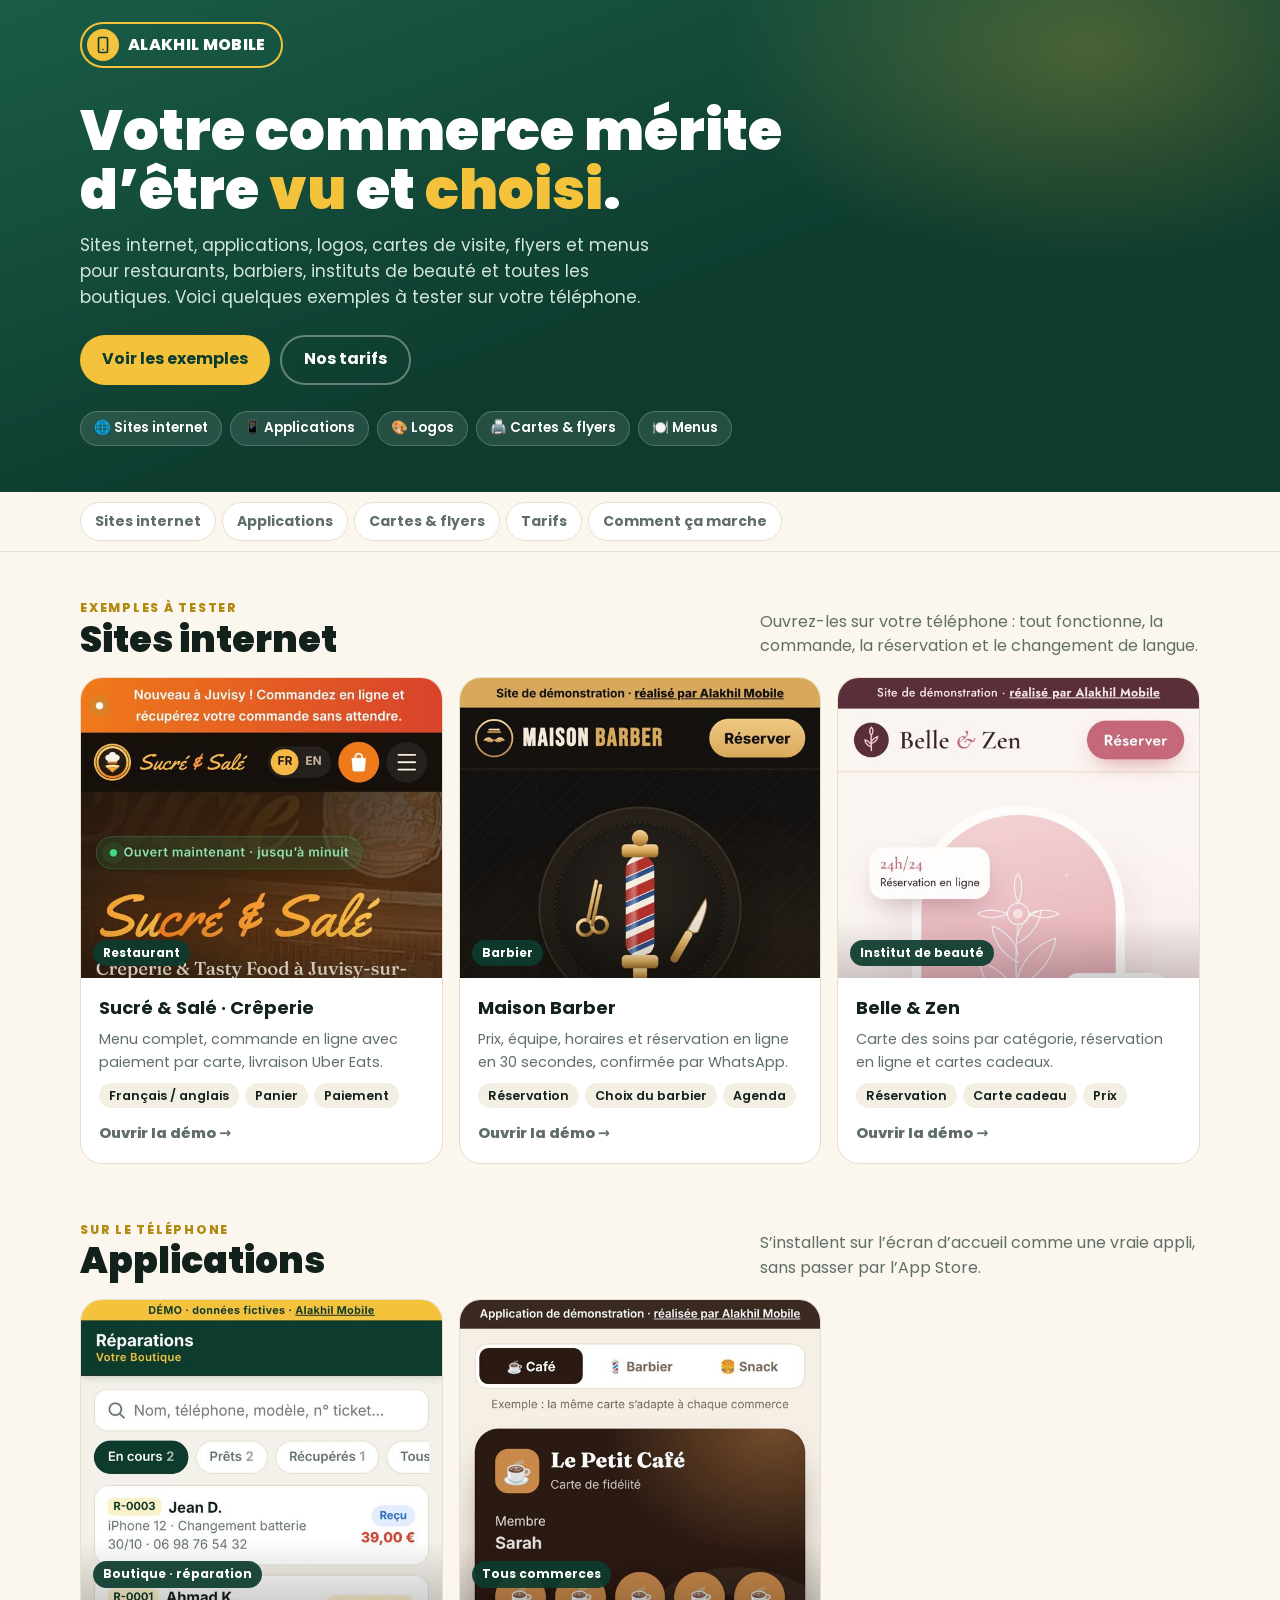
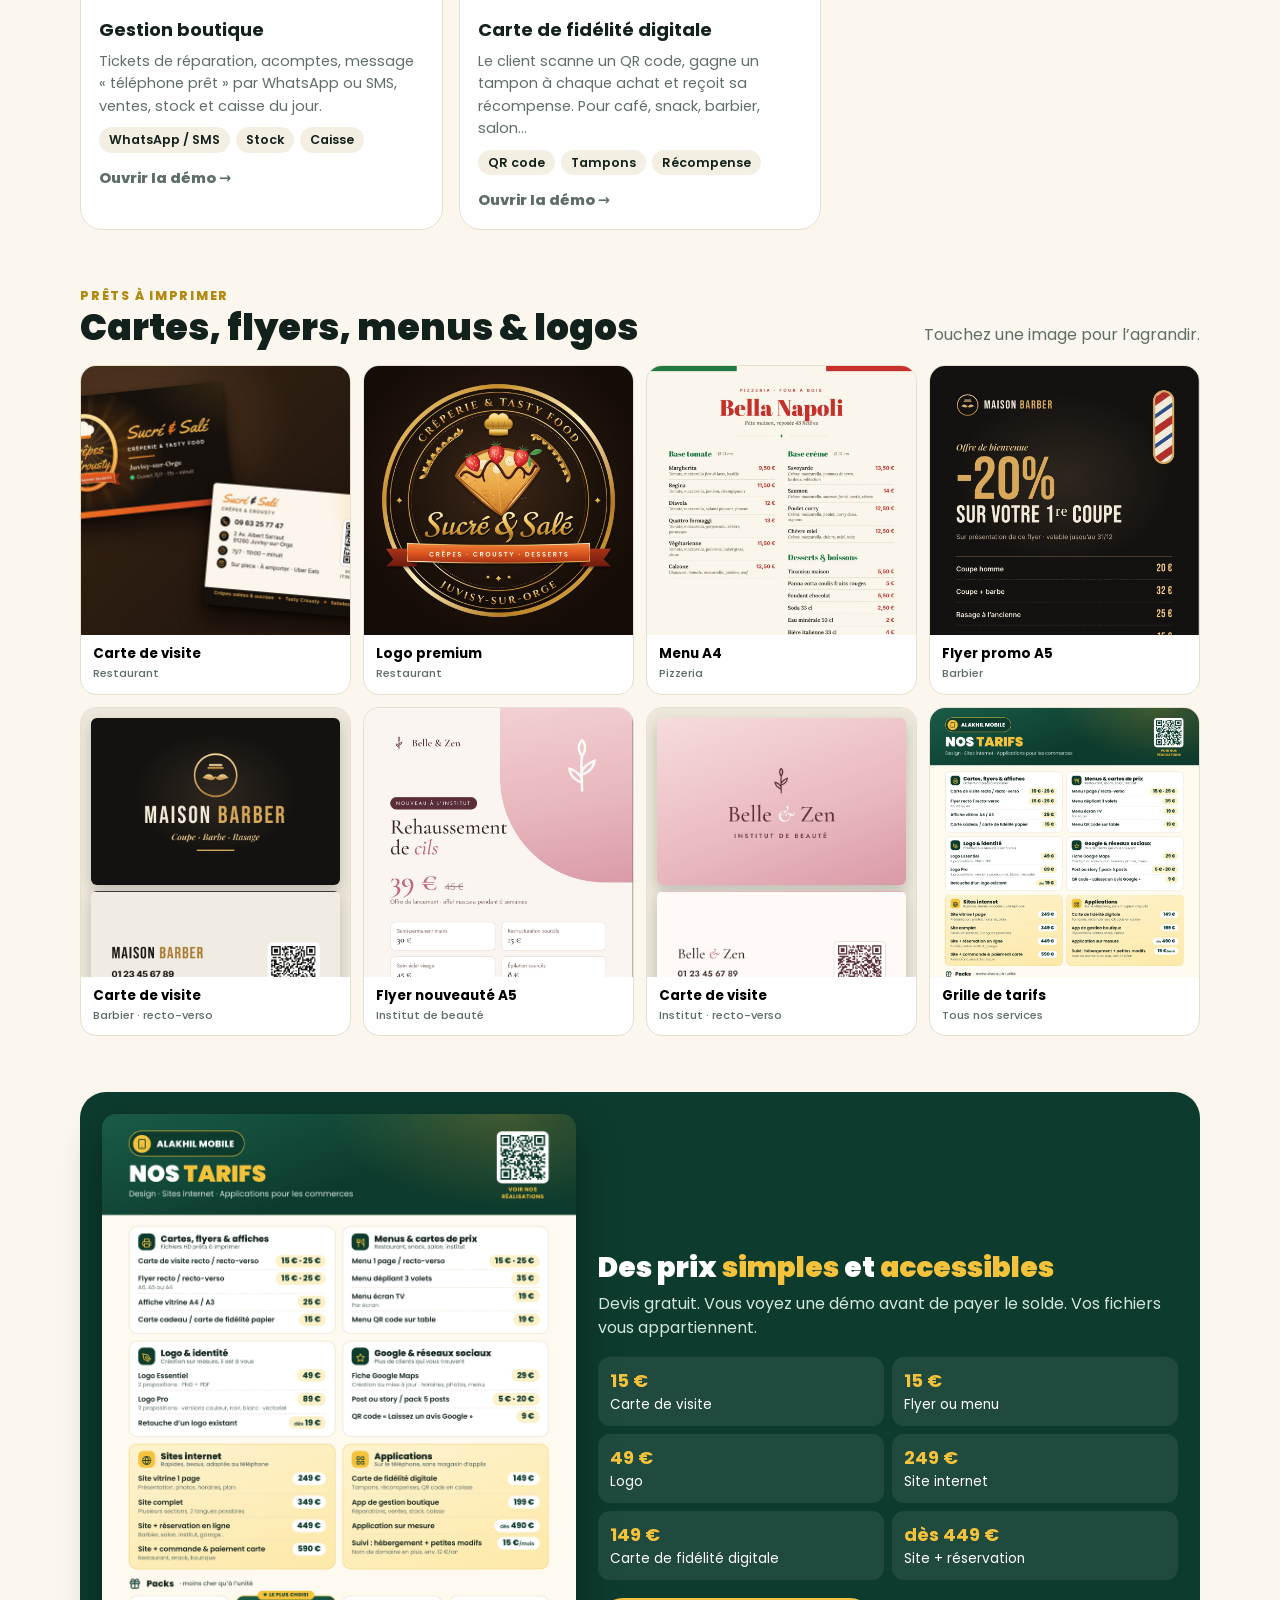
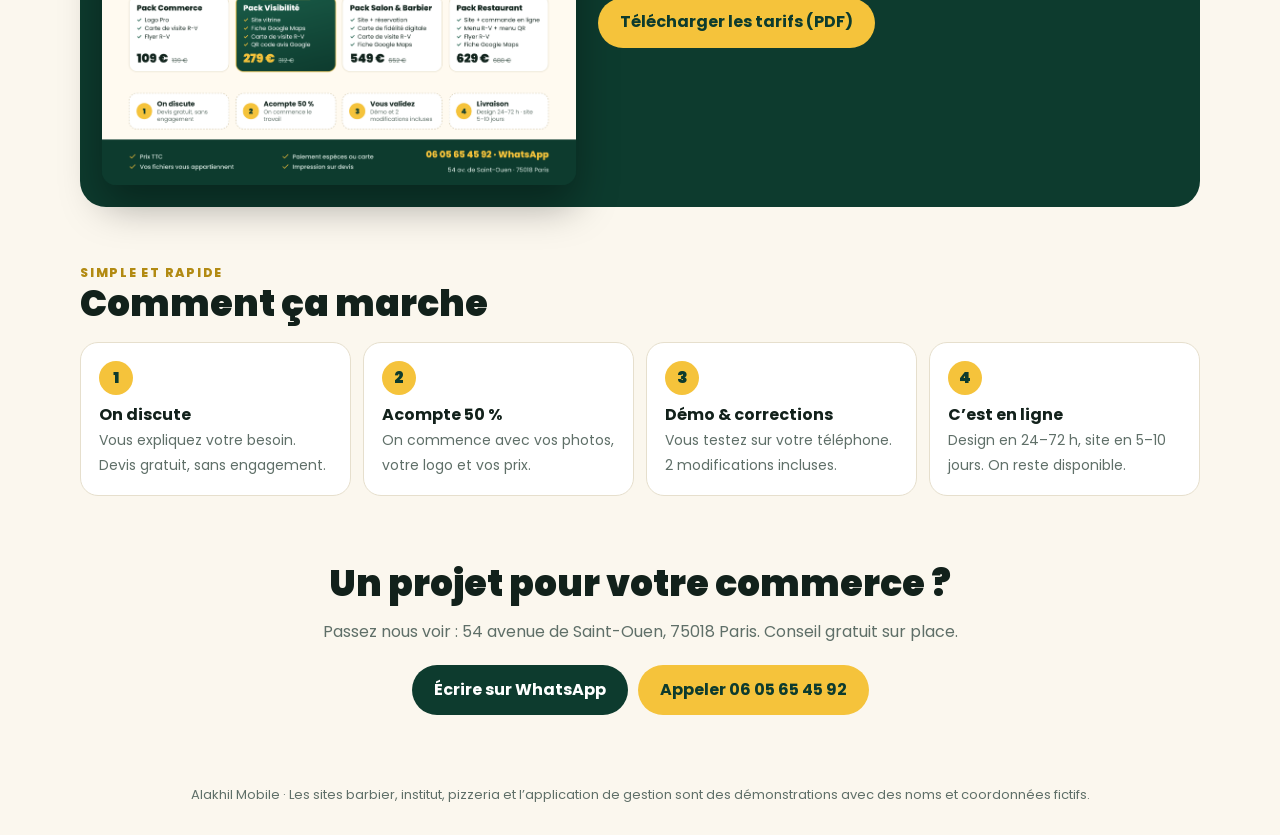
<file: index.html>
<!doctype html>
<html lang="fr">
<head>
<meta charset="utf-8">
<meta name="viewport" content="width=device-width, initial-scale=1, viewport-fit=cover">
<title>Alakhil Mobile · Créations digitales pour les commerces</title>
<meta name="description" content="Sites internet, applications, logos, cartes de visite, flyers et menus pour restaurants, barbiers, instituts et commerces.">
<meta name="robots" content="noindex, nofollow">
<meta name="theme-color" content="#0d3b2e">
<link rel="icon" href="assets/icon.svg" type="image/svg+xml">
<link rel="preconnect" href="https://fonts.googleapis.com">
<link rel="preconnect" href="https://fonts.gstatic.com" crossorigin>
<link href="https://fonts.googleapis.com/css2?family=Poppins:wght@400;500;600;700;800;900&display=swap" rel="stylesheet">
<style>
  :root { --green: #0d3b2e; --green-2: #145240; --gold: #f5c33b; --cream: #fbf7ee; --card: #fff; --ink: #12211b; --soft: #5f6f68; --line: #e6dfcd; }
  * { box-sizing: border-box; }
  html { scroll-behavior: smooth; }
  body { margin: 0; font-family: 'Poppins', system-ui, sans-serif; background: var(--cream); color: var(--ink); line-height: 1.55; -webkit-font-smoothing: antialiased; }
  a { color: inherit; }
  .wrap { width: min(1120px, 100% - 32px); margin: 0 auto; }

  .hero { background: radial-gradient(520px 320px at 85% 10%, rgba(245,195,59,.25), transparent 70%), linear-gradient(160deg, #1a5c48, var(--green) 60%); color: #fff; padding: 22px 0 46px; }
  .bar { display: flex; align-items: center; justify-content: space-between; gap: 12px; }
  .badge { display: inline-flex; align-items: center; gap: 9px; padding: 5px 16px 5px 5px; border-radius: 99px; border: 2px solid var(--gold); font-weight: 800; letter-spacing: .02em; }
  .badge i { width: 32px; height: 32px; border-radius: 50%; background: var(--gold); color: var(--green); display: grid; place-items: center; }
  .badge svg { width: 18px; height: 18px; }
  .hero h1 { font-size: clamp(32px, 6vw, 56px); font-weight: 900; line-height: 1.05; margin: 34px 0 12px; max-width: 760px; }
  .hero h1 span { color: var(--gold); }
  .hero p { color: #d3e6dd; font-size: 17px; max-width: 600px; margin: 0 0 24px; }
  .btns { display: flex; gap: 10px; flex-wrap: wrap; }
  .btn { display: inline-flex; align-items: center; justify-content: center; gap: 8px; min-height: 50px; padding: 0 22px; border-radius: 99px; font-weight: 700; text-decoration: none; border: 0; font: inherit; font-weight: 700; cursor: pointer; }
  .btn-gold { background: var(--gold); color: var(--green); }
  .btn-ghost { border: 2px solid rgba(255,255,255,.35); color: #fff; }
  .btn-dark { background: var(--green); color: #fff; }
  .chips { display: flex; gap: 8px; flex-wrap: wrap; margin-top: 26px; }
  .chips span { background: rgba(255,255,255,.1); border: 1px solid rgba(255,255,255,.2); border-radius: 99px; padding: 6px 13px; font-size: 13.5px; font-weight: 600; }

  .nav { position: sticky; top: 0; z-index: 10; background: rgba(251,247,238,.92); backdrop-filter: blur(10px); -webkit-backdrop-filter: blur(10px); border-bottom: 1px solid var(--line); }
  .nav .wrap { display: flex; gap: 6px; overflow-x: auto; padding: 10px 0; scrollbar-width: none; }
  .nav .wrap::-webkit-scrollbar { display: none; }
  .nav a { flex: none; text-decoration: none; font-weight: 700; font-size: 14px; color: var(--soft); padding: 8px 14px; border-radius: 99px; border: 1px solid var(--line); background: #fff; }

  section { padding: 46px 0 10px; }
  .sh { display: flex; align-items: flex-end; justify-content: space-between; gap: 16px; margin-bottom: 18px; flex-wrap: wrap; }
  .sh small { display: block; font-size: 12.5px; font-weight: 800; letter-spacing: .14em; text-transform: uppercase; color: #b28a12; }
  .sh h2 { margin: 2px 0 0; font-size: clamp(26px, 4vw, 36px); font-weight: 900; line-height: 1.1; }
  .sh p { margin: 0; color: var(--soft); max-width: 440px; }

  .demos { display: grid; grid-template-columns: repeat(3, 1fr); gap: 16px; }
  .demo { background: var(--card); border: 1px solid var(--line); border-radius: 22px; overflow: hidden; display: flex; flex-direction: column; text-decoration: none; transition: transform .2s, box-shadow .2s; }
  .demo:hover { transform: translateY(-3px); box-shadow: 0 18px 40px -20px rgba(13,59,46,.4); }
  .shot { position: relative; height: 300px; overflow: hidden; background: #ddd; }
  .shot img { width: 100%; display: block; }
  .shot::after { content: ''; position: absolute; inset: auto 0 0; height: 60px; background: linear-gradient(transparent, rgba(0,0,0,.18)); }
  .kind { position: absolute; left: 12px; bottom: 12px; z-index: 2; background: rgba(13,59,46,.92); color: #fff; font-size: 12px; font-weight: 700; padding: 4px 10px; border-radius: 99px; }
  .db { padding: 16px 18px 18px; display: flex; flex-direction: column; gap: 6px; flex: 1; }
  .db b { font-size: 18px; }
  .db span { color: var(--soft); font-size: 14.5px; flex: 1; }
  .db ul { margin: 4px 0 8px; padding: 0; list-style: none; display: flex; flex-wrap: wrap; gap: 6px; }
  .db li { font-size: 12.5px; font-weight: 600; background: #f3efe3; border-radius: 99px; padding: 3px 10px; }
  .open { font-weight: 800; color: var(--green); }

  .gallery { display: grid; grid-template-columns: repeat(4, 1fr); gap: 12px; }
  .g { border: 0; padding: 0; background: #fff; border-radius: 16px; overflow: hidden; cursor: zoom-in; border: 1px solid var(--line); display: flex; flex-direction: column; text-align: left; font: inherit; }
  .g .im { aspect-ratio: 1; overflow: hidden; display: grid; place-items: center; background: #ece7da; }
  .g img { width: 100%; height: 100%; object-fit: cover; display: block; }
  .g .pair { display: grid; gap: 6px; padding: 10px; width: 100%; height: 100%; align-content: center; }
  .g .pair img { height: auto; border-radius: 6px; box-shadow: 0 6px 14px rgba(0,0,0,.18); }
  .g span { padding: 9px 12px 11px; font-size: 13.5px; font-weight: 700; }
  .g span small { display: block; font-weight: 500; color: var(--soft); }

  .tarifs { display: grid; grid-template-columns: .9fr 1.1fr; gap: 22px; align-items: center; background: var(--green); color: #fff; border-radius: 26px; padding: 22px; }
  .tarifs img { width: 100%; border-radius: 14px; display: block; cursor: zoom-in; box-shadow: 0 20px 40px rgba(0,0,0,.35); }
  .tarifs h3 { font-size: 28px; font-weight: 900; margin: 0 0 8px; line-height: 1.15; }
  .tarifs h3 span { color: var(--gold); }
  .tarifs p { color: #d3e6dd; margin: 0 0 16px; }
  .prices { display: grid; grid-template-columns: 1fr 1fr; gap: 8px; margin-bottom: 18px; }
  .prices div { background: rgba(255,255,255,.08); border-radius: 12px; padding: 10px 12px; font-size: 13.5px; }
  .prices b { display: block; color: var(--gold); font-size: 18px; }

  .steps { display: grid; grid-template-columns: repeat(4, 1fr); gap: 12px; }
  .step { background: #fff; border: 1px solid var(--line); border-radius: 18px; padding: 18px; }
  .step b { width: 34px; height: 34px; border-radius: 50%; background: var(--gold); color: var(--green); display: grid; place-items: center; font-weight: 900; margin-bottom: 8px; }
  .step strong { display: block; font-size: 16px; }
  .step span { color: var(--soft); font-size: 14px; }

  .contact { text-align: center; padding: 50px 0 70px; }
  .contact h2 { font-size: clamp(26px, 4vw, 36px); font-weight: 900; margin: 0 0 8px; }
  .contact p { color: var(--soft); margin: 0 0 20px; }
  footer { text-align: center; color: var(--soft); font-size: 13px; padding: 0 16px 30px; }

  .lb { position: fixed; inset: 0; z-index: 50; background: rgba(8,16,12,.9); display: grid; place-items: center; padding: 16px; }
  .lb[hidden] { display: none; }
  .lb img { max-width: 100%; max-height: 86vh; border-radius: 10px; box-shadow: 0 20px 60px rgba(0,0,0,.6); }
  .lb .x { position: fixed; top: 14px; right: 14px; width: 44px; height: 44px; border-radius: 50%; border: 0; background: rgba(255,255,255,.15); color: #fff; font-size: 24px; cursor: pointer; }
  .lb .pdf { position: fixed; bottom: 18px; left: 50%; transform: translateX(-50%); }

  @media (max-width: 900px) {
    .demos { grid-template-columns: 1fr 1fr; }
    .gallery { grid-template-columns: 1fr 1fr; }
    .steps { grid-template-columns: 1fr 1fr; }
    .tarifs { grid-template-columns: 1fr; }
  }
  @media (max-width: 560px) {
    .demos { grid-template-columns: 1fr; }
    .shot { height: 260px; }
    .prices { grid-template-columns: 1fr 1fr; }
  }
</style>
</head>
<body>
<header class="hero">
  <div class="wrap">
    <div class="bar"><span class="badge"><i><svg viewBox="0 0 24 24" fill="none" stroke="currentColor" stroke-width="2.2" stroke-linecap="round"><rect x="6" y="2" width="12" height="20" rx="2"/><path d="M12 18h.01"/></svg></i>ALAKHIL MOBILE</span></div>
    <h1>Votre commerce mérite d’être <span>vu</span> et <span>choisi</span>.</h1>
    <p>Sites internet, applications, logos, cartes de visite, flyers et menus pour restaurants, barbiers, instituts de beauté et toutes les boutiques. Voici quelques exemples à tester sur votre téléphone.</p>
    <div class="btns"><a class="btn btn-gold" href="#sites">Voir les exemples</a><a class="btn btn-ghost" href="#tarifs">Nos tarifs</a></div>
    <div class="chips"><span>🌐 Sites internet</span><span>📱 Applications</span><span>🎨 Logos</span><span>🖨️ Cartes &amp; flyers</span><span>🍽️ Menus</span></div>
  </div>
</header>

<nav class="nav"><div class="wrap"><a href="#sites">Sites internet</a><a href="#apps">Applications</a><a href="#print">Cartes &amp; flyers</a><a href="#tarifs">Tarifs</a><a href="#comment">Comment ça marche</a></div></nav>

<main>
  <section id="sites">
    <div class="wrap">
      <div class="sh"><div><small>Exemples à tester</small><h2>Sites internet</h2></div><p>Ouvrez-les sur votre téléphone : tout fonctionne, la commande, la réservation et le changement de langue.</p></div>
      <div class="demos">
        <a class="demo" href="https://alakhilmobile-png.github.io/sucre-et-sale-demo/" target="_blank" rel="noopener">
          <div class="shot"><span class="kind">Restaurant</span><img src="assets/thumbs/restaurant.jpg" alt="Site du restaurant Sucré & Salé" loading="lazy"></div>
          <div class="db"><b>Sucré &amp; Salé · Crêperie</b><span>Menu complet, commande en ligne avec paiement par carte, livraison Uber Eats.</span><ul><li>Français / anglais</li><li>Panier</li><li>Paiement</li></ul><span class="open">Ouvrir la démo →</span></div>
        </a>
        <a class="demo" href="barbier/" target="_blank" rel="noopener">
          <div class="shot"><span class="kind">Barbier</span><img src="assets/thumbs/barbier.jpg" alt="Site de barbier Maison Barber" loading="lazy"></div>
          <div class="db"><b>Maison Barber</b><span>Prix, équipe, horaires et réservation en ligne en 30 secondes, confirmée par WhatsApp.</span><ul><li>Réservation</li><li>Choix du barbier</li><li>Agenda</li></ul><span class="open">Ouvrir la démo →</span></div>
        </a>
        <a class="demo" href="beaute/" target="_blank" rel="noopener">
          <div class="shot"><span class="kind">Institut de beauté</span><img src="assets/thumbs/beaute.jpg" alt="Site d'institut de beauté Belle & Zen" loading="lazy"></div>
          <div class="db"><b>Belle &amp; Zen</b><span>Carte des soins par catégorie, réservation en ligne et cartes cadeaux.</span><ul><li>Réservation</li><li>Carte cadeau</li><li>Prix</li></ul><span class="open">Ouvrir la démo →</span></div>
        </a>
      </div>
    </div>
  </section>

  <section id="apps">
    <div class="wrap">
      <div class="sh"><div><small>Sur le téléphone</small><h2>Applications</h2></div><p>S’installent sur l’écran d’accueil comme une vraie appli, sans passer par l’App Store.</p></div>
      <div class="demos">
        <a class="demo" href="atelier-demo/" target="_blank" rel="noopener">
          <div class="shot"><span class="kind">Boutique · réparation</span><img src="assets/thumbs/atelier.jpg" alt="Application de gestion de boutique" loading="lazy"></div>
          <div class="db"><b>Gestion boutique</b><span>Tickets de réparation, acomptes, message « téléphone prêt » par WhatsApp ou SMS, ventes, stock et caisse du jour.</span><ul><li>WhatsApp / SMS</li><li>Stock</li><li>Caisse</li></ul><span class="open">Ouvrir la démo →</span></div>
        </a>
        <a class="demo" href="fidelite/" target="_blank" rel="noopener">
          <div class="shot"><span class="kind">Tous commerces</span><img src="assets/thumbs/fidelite.jpg" alt="Carte de fidélité digitale" loading="lazy"></div>
          <div class="db"><b>Carte de fidélité digitale</b><span>Le client scanne un QR code, gagne un tampon à chaque achat et reçoit sa récompense. Pour café, snack, barbier, salon…</span><ul><li>QR code</li><li>Tampons</li><li>Récompense</li></ul><span class="open">Ouvrir la démo →</span></div>
        </a>
      </div>
    </div>
  </section>

  <section id="print">
    <div class="wrap">
      <div class="sh"><div><small>Prêts à imprimer</small><h2>Cartes, flyers, menus &amp; logos</h2></div><p>Touchez une image pour l’agrandir.</p></div>
      <div class="gallery" id="gallery">
        <button class="g" data-img="print/carte-sucre-et-sale.jpg" data-pdf=""><div class="im"><img src="print/carte-sucre-et-sale.jpg" alt="" loading="lazy"></div><span>Carte de visite<small>Restaurant</small></span></button>
        <button class="g" data-img="print/logo-sucre-et-sale.jpg"><div class="im"><img src="print/logo-sucre-et-sale.jpg" alt="" loading="lazy"></div><span>Logo premium<small>Restaurant</small></span></button>
        <button class="g" data-img="print/menu-pizzeria.jpg" data-pdf="print/menu-pizzeria.pdf"><div class="im"><img src="print/menu-pizzeria.jpg" alt="" loading="lazy" style="object-position:top"></div><span>Menu A4<small>Pizzeria</small></span></button>
        <button class="g" data-img="print/flyer-barbier.jpg" data-pdf="print/flyer-barbier.pdf"><div class="im"><img src="print/flyer-barbier.jpg" alt="" loading="lazy" style="object-position:top"></div><span>Flyer promo A5<small>Barbier</small></span></button>
        <button class="g" data-img="print/carte-barbier-1.jpg" data-pdf="print/carte-barbier.pdf"><div class="im"><div class="pair"><img src="print/carte-barbier-1.jpg" alt="" loading="lazy"><img src="print/carte-barbier-2.jpg" alt="" loading="lazy"></div></div><span>Carte de visite<small>Barbier · recto-verso</small></span></button>
        <button class="g" data-img="print/flyer-beaute.jpg" data-pdf="print/flyer-beaute.pdf"><div class="im"><img src="print/flyer-beaute.jpg" alt="" loading="lazy" style="object-position:top"></div><span>Flyer nouveauté A5<small>Institut de beauté</small></span></button>
        <button class="g" data-img="print/carte-beaute-1.jpg" data-pdf="print/carte-beaute.pdf"><div class="im"><div class="pair"><img src="print/carte-beaute-1.jpg" alt="" loading="lazy"><img src="print/carte-beaute-2.jpg" alt="" loading="lazy"></div></div><span>Carte de visite<small>Institut · recto-verso</small></span></button>
        <button class="g" data-img="tarifs/tarifs-alakhil-mobile.png" data-pdf="tarifs/tarifs-alakhil-mobile.pdf"><div class="im"><img src="tarifs/tarifs-alakhil-mobile.png" alt="" loading="lazy" style="object-position:top"></div><span>Grille de tarifs<small>Tous nos services</small></span></button>
      </div>
    </div>
  </section>

  <section id="tarifs">
    <div class="wrap tarifs">
      <img src="tarifs/tarifs-alakhil-mobile.png" alt="Nos tarifs" id="tarifImg">
      <div>
        <h3>Des prix <span>simples</span> et <span>accessibles</span></h3>
        <p>Devis gratuit. Vous voyez une démo avant de payer le solde. Vos fichiers vous appartiennent.</p>
        <div class="prices">
          <div><b>15 €</b>Carte de visite</div><div><b>15 €</b>Flyer ou menu</div>
          <div><b>49 €</b>Logo</div><div><b>249 €</b>Site internet</div>
          <div><b>149 €</b>Carte de fidélité digitale</div><div><b>dès 449 €</b>Site + réservation</div>
        </div>
        <div class="btns"><a class="btn btn-gold" href="tarifs/tarifs-alakhil-mobile.pdf" target="_blank" rel="noopener">Télécharger les tarifs (PDF)</a></div>
      </div>
    </div>
  </section>

  <section id="comment">
    <div class="wrap">
      <div class="sh"><div><small>Simple et rapide</small><h2>Comment ça marche</h2></div></div>
      <div class="steps">
        <div class="step"><b>1</b><strong>On discute</strong><span>Vous expliquez votre besoin. Devis gratuit, sans engagement.</span></div>
        <div class="step"><b>2</b><strong>Acompte 50 %</strong><span>On commence avec vos photos, votre logo et vos prix.</span></div>
        <div class="step"><b>3</b><strong>Démo &amp; corrections</strong><span>Vous testez sur votre téléphone. 2 modifications incluses.</span></div>
        <div class="step"><b>4</b><strong>C’est en ligne</strong><span>Design en 24–72 h, site en 5–10 jours. On reste disponible.</span></div>
      </div>
    </div>
  </section>

  <section class="contact" id="contact">
    <div class="wrap">
      <h2>Un projet pour votre commerce ?</h2>
      <p id="contactText">Passez nous voir en boutique, on vous conseille gratuitement.</p>
      <div class="btns" style="justify-content:center" id="contactBtns"></div>
    </div>
  </section>
</main>
<footer>Alakhil Mobile · Les sites barbier, institut, pizzeria et l’application de gestion sont des démonstrations avec des noms et coordonnées fictifs.</footer>

<div class="lb" id="lb" hidden><button class="x" aria-label="Fermer">×</button><img id="lbImg" alt=""><a class="btn btn-gold pdf" id="lbPdf" target="_blank" rel="noopener">Ouvrir le PDF</a></div>

<script>
  // Contact details: fill these in to show WhatsApp / call buttons.
  const CONTACT = { whatsapp: '33605654592', phone: '06 05 65 45 92', address: '54 avenue de Saint-Ouen, 75018 Paris' };
  const btns = document.getElementById('contactBtns');
  if (CONTACT.whatsapp) btns.insertAdjacentHTML('beforeend', `<a class="btn btn-dark" href="https://wa.me/${CONTACT.whatsapp}?text=${encodeURIComponent('Bonjour, je souhaite un devis pour mon commerce.')}" target="_blank" rel="noopener">Écrire sur WhatsApp</a>`);
  if (CONTACT.phone) btns.insertAdjacentHTML('beforeend', `<a class="btn btn-gold" href="tel:${CONTACT.phone.replace(/\s/g, '')}">Appeler ${CONTACT.phone}</a>`);
  if (CONTACT.address) document.getElementById('contactText').textContent = `Passez nous voir : ${CONTACT.address}. Conseil gratuit sur place.`;

  const lb = document.getElementById('lb'), lbImg = document.getElementById('lbImg'), lbPdf = document.getElementById('lbPdf');
  function show(img, pdf) { lbImg.src = img; lbPdf.hidden = !pdf; if (pdf) lbPdf.href = pdf; lb.hidden = false; }
  document.querySelectorAll('.g').forEach((g) => g.addEventListener('click', () => show(g.dataset.img, g.dataset.pdf)));
  document.getElementById('tarifImg').addEventListener('click', () => show('tarifs/tarifs-alakhil-mobile.png', 'tarifs/tarifs-alakhil-mobile.pdf'));
  lb.addEventListener('click', (e) => { if (e.target !== lbPdf) lb.hidden = true; });
  document.addEventListener('keydown', (e) => { if (e.key === 'Escape') lb.hidden = true; });
</script>
</body>
</html>
</file>
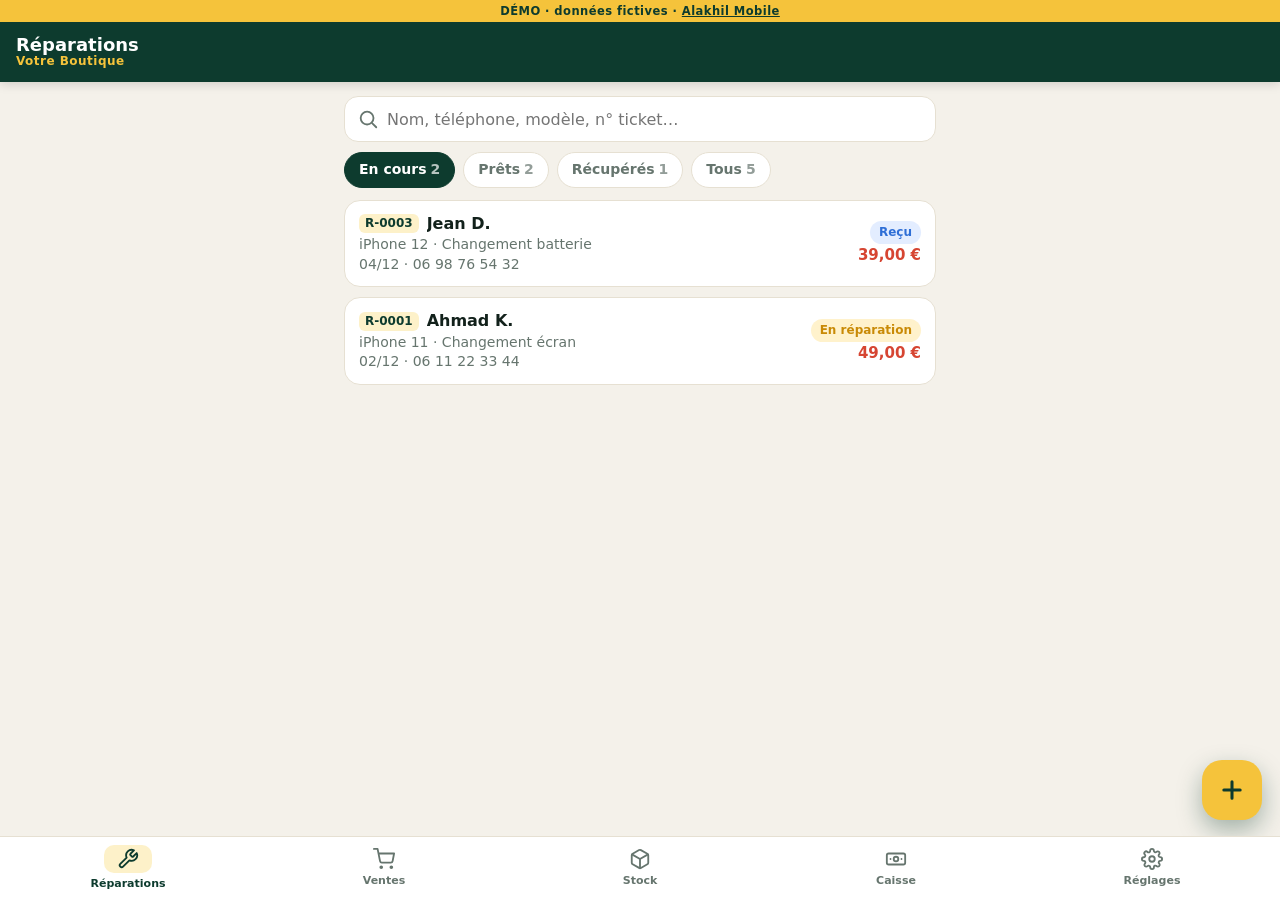
<file: atelier-demo/index.html>
<!doctype html>
<html lang="fr">
<head>
  <meta charset="utf-8">
  <meta name="viewport" content="width=device-width, initial-scale=1, viewport-fit=cover">
  <title>Gestion boutique · Réparations (démo)</title>
  <meta name="theme-color" content="#0d3b2e">
  <meta name="apple-mobile-web-app-capable" content="yes">
  <meta name="mobile-web-app-capable" content="yes">
  <meta name="apple-mobile-web-app-status-bar-style" content="black-translucent">
  <meta name="apple-mobile-web-app-title" content="Alakhil Atelier">
  <meta name="robots" content="noindex, nofollow">
  <link rel="icon" href="icons/icon.svg" type="image/svg+xml">
  <link rel="stylesheet" href="app.css">
</head>
<body>
  <div class="demo-ribbon">DÉMO · données fictives · <a href="../">Alakhil Mobile</a></div>
  <header class="top">
    <button class="top__back" id="back" aria-label="Retour" hidden>
      <svg viewBox="0 0 24 24"><path d="M15 18l-6-6 6-6"/></svg>
    </button>
    <div class="top__title">
      <b id="title">Réparations</b>
      <span id="subtitle">Alakhil Mobile</span>
    </div>
    <button class="top__action" id="topAction" hidden></button>
  </header>

  <main id="view" class="view"></main>

  <button class="fab" id="fab" aria-label="Ajouter">
    <svg viewBox="0 0 24 24"><path d="M12 5v14M5 12h14"/></svg>
  </button>

  <nav class="tabs" id="tabs">
    <button data-tab="repairs" class="on">
      <svg viewBox="0 0 24 24"><path d="M14.7 6.3a1 1 0 0 0 0 1.4l1.6 1.6a1 1 0 0 0 1.4 0l3.77-3.77a6 6 0 0 1-7.94 7.94l-6.91 6.91a2.12 2.12 0 0 1-3-3l6.91-6.91a6 6 0 0 1 7.94-7.94l-3.76 3.76z"/></svg>
      <span>Réparations</span></button>
    <button data-tab="sales">
      <svg viewBox="0 0 24 24"><circle cx="9" cy="21" r="1"/><circle cx="20" cy="21" r="1"/><path d="M1 1h4l2.68 13.39a2 2 0 0 0 2 1.61h9.72a2 2 0 0 0 2-1.61L23 6H6"/></svg>
      <span>Ventes</span></button>
    <button data-tab="stock">
      <svg viewBox="0 0 24 24"><path d="M21 16V8a2 2 0 0 0-1-1.73l-7-4a2 2 0 0 0-2 0l-7 4A2 2 0 0 0 3 8v8a2 2 0 0 0 1 1.73l7 4a2 2 0 0 0 2 0l7-4A2 2 0 0 0 21 16z"/><path d="M3.27 6.96L12 12.01l8.73-5.05M12 22.08V12"/></svg>
      <span>Stock</span></button>
    <button data-tab="cash">
      <svg viewBox="0 0 24 24"><rect x="2" y="6" width="20" height="12" rx="2"/><circle cx="12" cy="12" r="2.5"/><path d="M6 12h.01M18 12h.01"/></svg>
      <span>Caisse</span></button>
    <button data-tab="settings">
      <svg viewBox="0 0 24 24"><circle cx="12" cy="12" r="3"/><path d="M19.4 15a1.65 1.65 0 0 0 .33 1.82l.06.06a2 2 0 1 1-2.83 2.83l-.06-.06a1.65 1.65 0 0 0-1.82-.33 1.65 1.65 0 0 0-1 1.51V21a2 2 0 0 1-4 0v-.09A1.65 1.65 0 0 0 9 19.4a1.65 1.65 0 0 0-1.82.33l-.06.06a2 2 0 1 1-2.83-2.83l.06-.06a1.65 1.65 0 0 0 .33-1.82 1.65 1.65 0 0 0-1.51-1H3a2 2 0 0 1 0-4h.09A1.65 1.65 0 0 0 4.6 9a1.65 1.65 0 0 0-.33-1.82l-.06-.06a2 2 0 1 1 2.83-2.83l.06.06a1.65 1.65 0 0 0 1.82.33H9a1.65 1.65 0 0 0 1-1.51V3a2 2 0 0 1 4 0v.09a1.65 1.65 0 0 0 1 1.51 1.65 1.65 0 0 0 1.82-.33l.06-.06a2 2 0 1 1 2.83 2.83l-.06.06a1.65 1.65 0 0 0-.33 1.82V9a1.65 1.65 0 0 0 1.51 1H21a2 2 0 0 1 0 4h-.09a1.65 1.65 0 0 0-1.51 1z"/></svg>
      <span>Réglages</span></button>
  </nav>

  <div class="toast" id="toast" role="status" aria-live="polite"></div>
  <div id="print" class="print-area" aria-hidden="true"></div>

  <script src="app.js"></script>
</body>
</html>
</file>
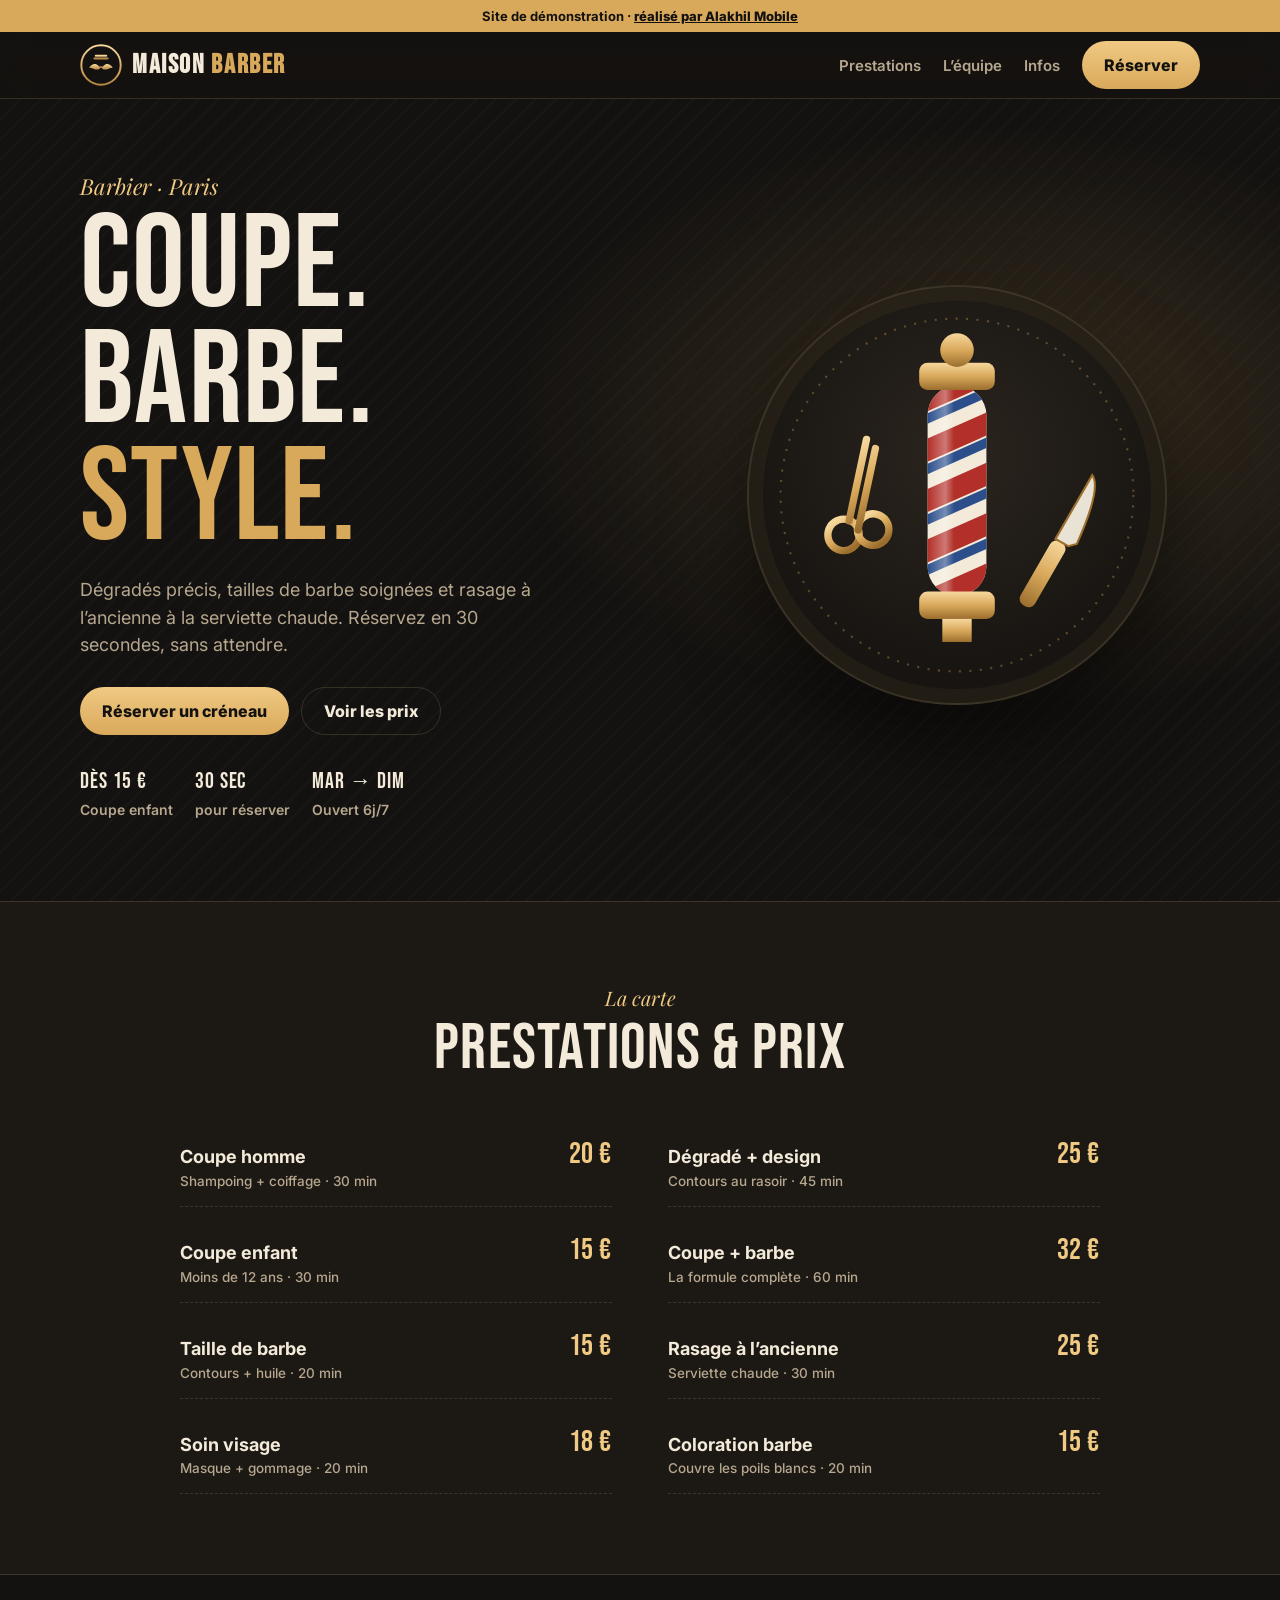
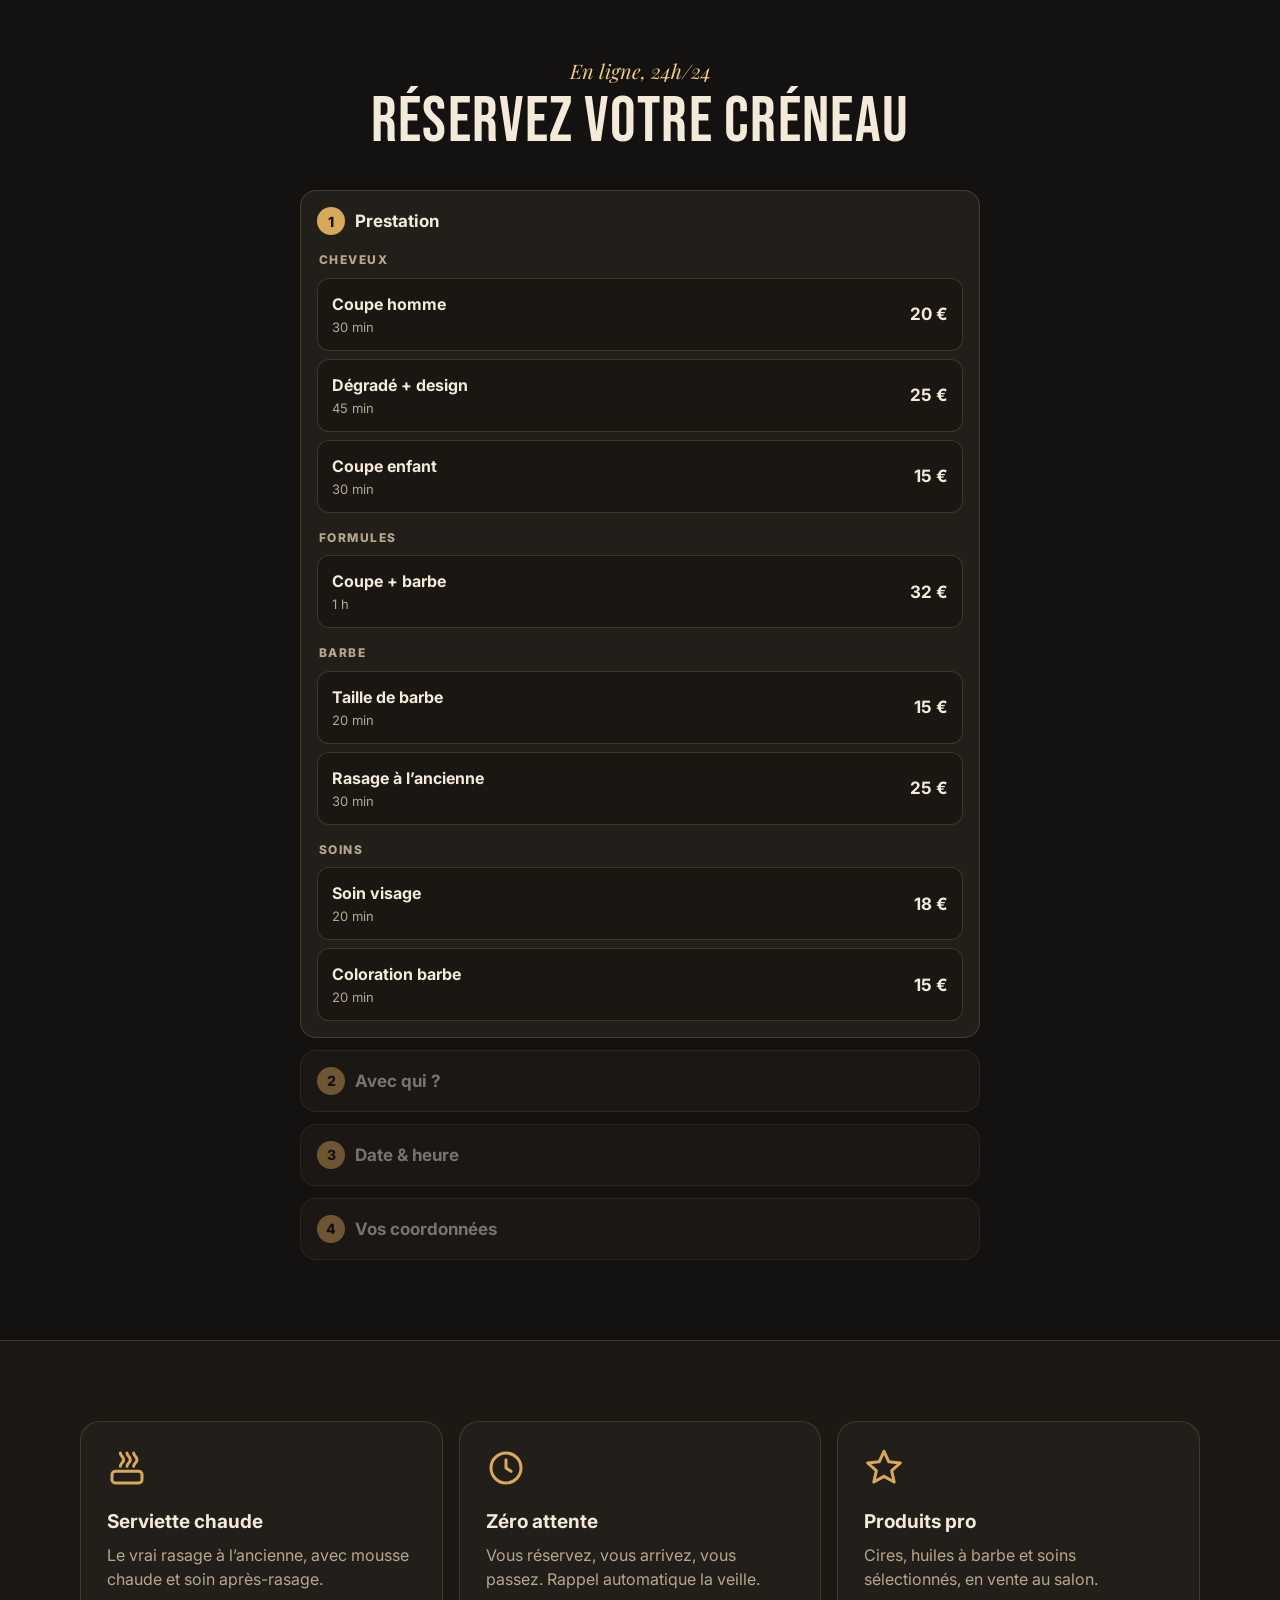
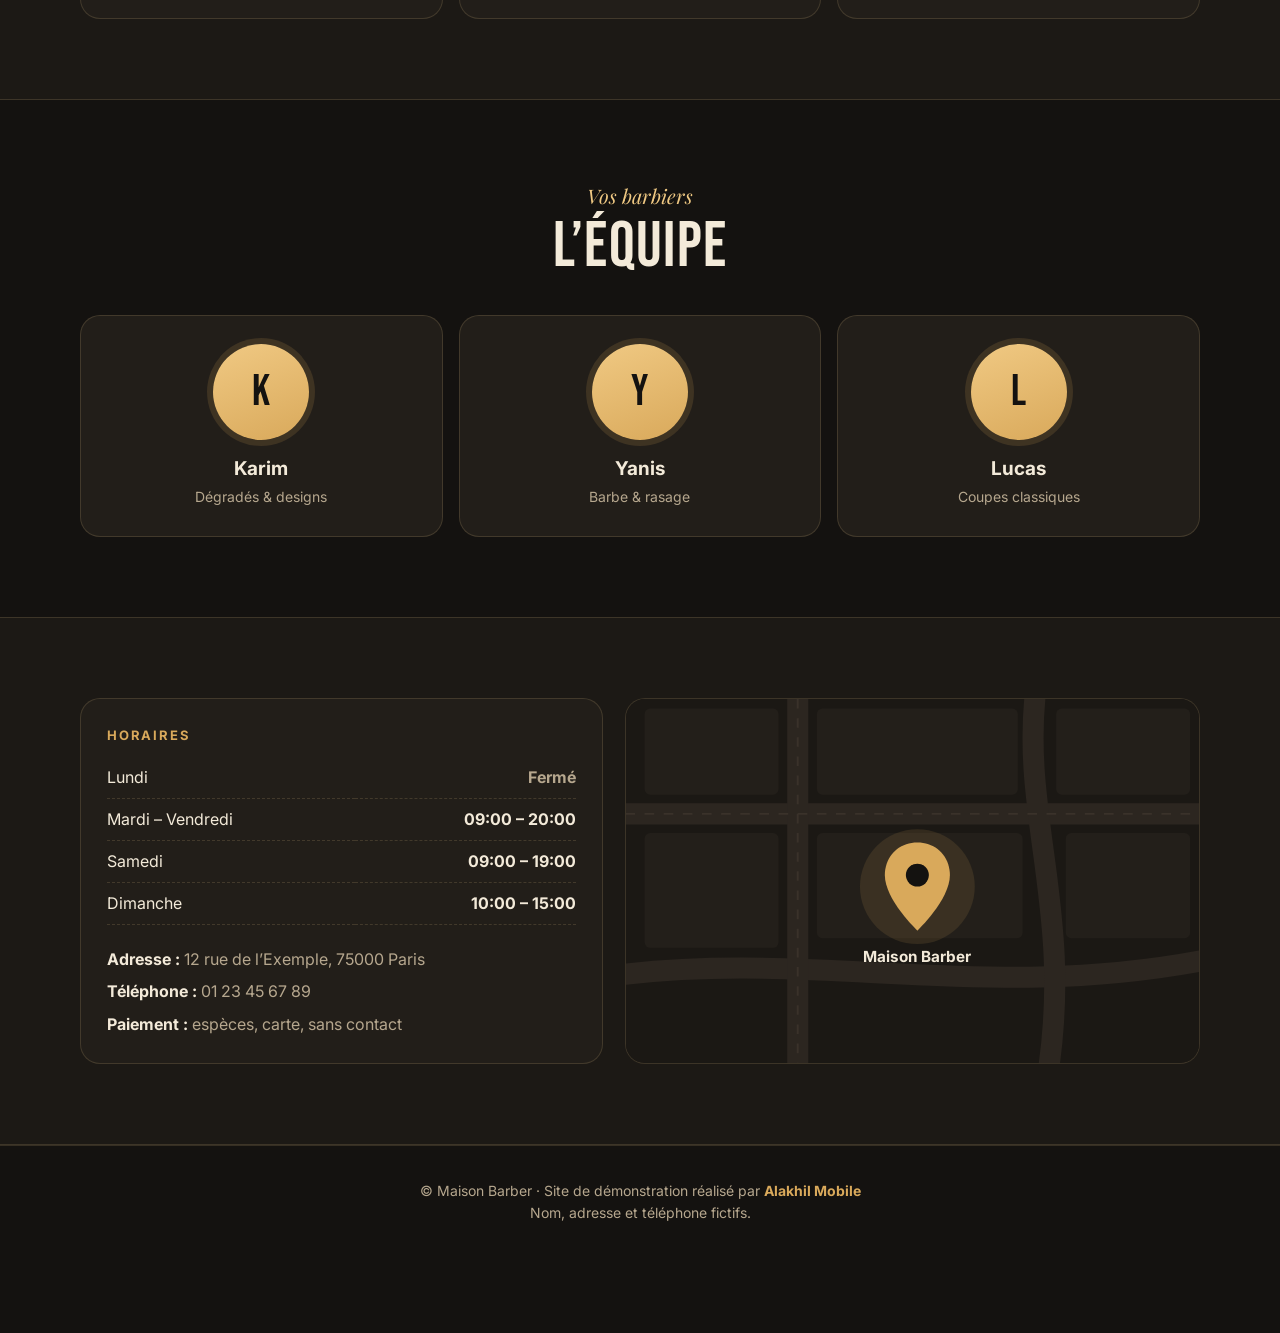
<file: barbier/index.html>
<!doctype html>
<html lang="fr">
<head>
<meta charset="utf-8">
<meta name="viewport" content="width=device-width, initial-scale=1, viewport-fit=cover">
<title>Maison Barber · Coupe, barbe & rasage (démo)</title>
<meta name="description" content="Site de démonstration d'un barbier avec réservation en ligne. Réalisé par Alakhil Mobile.">
<meta name="robots" content="noindex, nofollow">
<meta name="theme-color" content="#141210">
<link rel="icon" href="logo.svg" type="image/svg+xml">
<link rel="preconnect" href="https://fonts.googleapis.com">
<link rel="preconnect" href="https://fonts.gstatic.com" crossorigin>
<link href="https://fonts.googleapis.com/css2?family=Bebas+Neue&family=Playfair+Display:ital,wght@1,600&family=Inter:wght@400;500;600;700;800&display=swap" rel="stylesheet">
<link rel="stylesheet" href="../assets/booking.css">
<style>
  :root {
    --bg: #141210; --bg2: #1c1915; --card: #221e19; --line: rgba(228, 196, 140, .16);
    --ink: #f3ead9; --soft: #b6a78e; --brass: #d9a95b; --brass2: #f0c983; --red: #b3302a;
    --bk-bg: #1a1713; --bk-card: #221e19; --bk-line: rgba(228, 196, 140, .18); --bk-ink: #f3ead9; --bk-soft: #b6a78e;
    --bk-accent: #d9a95b; --bk-on-accent: #141210; --bk-accent-text: #f0c983;
  }
  * { box-sizing: border-box; }
  html { scroll-behavior: smooth; scroll-padding-top: 76px; }
  body { margin: 0; font-family: 'Inter', system-ui, sans-serif; background: var(--bg); color: var(--ink); line-height: 1.55; overflow-x: hidden; -webkit-font-smoothing: antialiased; }
  a { color: inherit; }
  .wrap { width: min(1120px, 100% - 32px); margin: 0 auto; }
  .demo { background: var(--brass); color: #141210; text-align: center; font-size: 13px; font-weight: 700; padding: 6px 12px; }
  .demo a { font-weight: 800; }

  header { position: sticky; top: 0; z-index: 20; background: rgba(20, 18, 16, .9); backdrop-filter: blur(12px); -webkit-backdrop-filter: blur(12px); border-bottom: 1px solid var(--line); }
  .nav { height: 66px; display: flex; align-items: center; gap: 22px; }
  .brand { display: flex; align-items: center; gap: 10px; text-decoration: none; }
  .brand img { width: 42px; height: 42px; }
  .brand b { font-family: 'Bebas Neue', sans-serif; font-size: 27px; letter-spacing: .06em; line-height: 1; }
  .brand b span { color: var(--brass); }
  .links { display: flex; gap: 22px; margin-left: auto; }
  .links a { text-decoration: none; color: var(--soft); font-weight: 600; font-size: 15px; }
  .links a:hover { color: var(--ink); }
  .btn { display: inline-flex; align-items: center; justify-content: center; gap: 8px; min-height: 48px; padding: 0 22px; border-radius: 999px; border: 0; font: inherit; font-weight: 800; text-decoration: none; cursor: pointer; }
  .btn-brass { background: linear-gradient(180deg, var(--brass2), var(--brass)); color: #141210; }
  .btn-line { border: 1.5px solid var(--line); color: var(--ink); background: transparent; }

  .hero { position: relative; overflow: hidden; padding: 70px 0 80px; background:
      radial-gradient(700px 420px at 78% 40%, rgba(217, 169, 91, .18), transparent 70%),
      repeating-linear-gradient(135deg, rgba(255,255,255,.018) 0 2px, transparent 2px 14px); }
  .hero .wrap { display: grid; grid-template-columns: 1.1fr .9fr; gap: 40px; align-items: center; }
  .kicker { font-family: 'Playfair Display', serif; font-style: italic; color: var(--brass2); font-size: 22px; }
  h1 { font-family: 'Bebas Neue', sans-serif; font-weight: 400; font-size: clamp(64px, 11vw, 132px); line-height: .88; letter-spacing: .01em; margin: 6px 0 18px; }
  h1 span { color: var(--brass); display: block; }
  .lead { color: var(--soft); font-size: 18px; max-width: 460px; margin: 0 0 28px; }
  .cta { display: flex; gap: 12px; flex-wrap: wrap; }
  .facts { display: flex; gap: 22px; flex-wrap: wrap; margin-top: 30px; color: var(--soft); font-size: 14px; font-weight: 600; }
  .facts b { color: var(--ink); font-size: 22px; display: block; font-family: 'Bebas Neue', sans-serif; letter-spacing: .04em; font-weight: 400; }
  .art { position: relative; justify-self: center; width: min(420px, 100%); aspect-ratio: 1; }
  .art .disc { position: absolute; inset: 0; border-radius: 50%; background: radial-gradient(circle at 50% 40%, #2b251e, #171411 70%); border: 2px solid var(--line); box-shadow: 0 40px 80px rgba(0,0,0,.5), inset 0 0 0 14px rgba(217,169,91,.05); }
  .art svg { position: absolute; inset: 0; width: 100%; height: 100%; }
  .pole { animation: pole 2.4s linear infinite; }
  @keyframes pole { to { transform: translateY(-48px); } }

  section { padding: 80px 0; }
  .alt { background: var(--bg2); border-top: 1px solid var(--line); border-bottom: 1px solid var(--line); }
  .sh { text-align: center; margin-bottom: 36px; }
  .sh .kicker { font-size: 20px; }
  h2 { font-family: 'Bebas Neue', sans-serif; font-weight: 400; font-size: clamp(42px, 6vw, 64px); letter-spacing: .02em; line-height: 1; margin: 4px 0 0; }

  .menu { display: grid; grid-template-columns: 1fr 1fr; gap: 6px 56px; max-width: 920px; margin: 0 auto; }
  .row { display: flex; align-items: baseline; gap: 10px; padding: 14px 0; border-bottom: 1px dashed var(--line); }
  .row b { font-size: 18px; }
  .row small { display: block; color: var(--soft); font-size: 13.5px; font-weight: 500; }
  .row i { flex: 1; }
  .row strong { font-family: 'Bebas Neue', sans-serif; font-size: 30px; color: var(--brass2); font-weight: 400; letter-spacing: .02em; }

  .book { max-width: 680px; margin: 0 auto; }

  .feats { display: grid; grid-template-columns: repeat(3, 1fr); gap: 16px; }
  .feat { background: var(--card); border: 1px solid var(--line); border-radius: 20px; padding: 26px; }
  .feat svg { width: 40px; height: 40px; color: var(--brass); }
  .feat h3 { margin: 12px 0 6px; font-size: 19px; }
  .feat p { margin: 0; color: var(--soft); }

  .team { display: grid; grid-template-columns: repeat(3, 1fr); gap: 16px; }
  .member { text-align: center; background: var(--card); border: 1px solid var(--line); border-radius: 20px; padding: 28px 18px; }
  .member .av { width: 96px; height: 96px; margin: 0 auto 14px; border-radius: 50%; display: grid; place-items: center; font-family: 'Bebas Neue', sans-serif; font-size: 44px; color: #141210; background: linear-gradient(160deg, var(--brass2), var(--brass)); box-shadow: 0 0 0 6px rgba(217,169,91,.15); }
  .member b { font-size: 19px; display: block; }
  .member span { color: var(--soft); font-size: 14px; }

  .info { display: grid; grid-template-columns: 1fr 1.1fr; gap: 22px; align-items: stretch; }
  .hours { background: var(--card); border: 1px solid var(--line); border-radius: 20px; padding: 26px; }
  .hours h3 { margin: 0 0 12px; font-size: 13px; letter-spacing: .14em; text-transform: uppercase; color: var(--brass); }
  .hours table { width: 100%; border-collapse: collapse; }
  .hours td { padding: 8px 0; border-bottom: 1px dashed var(--line); }
  .hours td:last-child { text-align: right; font-weight: 700; }
  .hours .closed { color: var(--soft); font-weight: 500; }
  .contact { margin-top: 22px; display: grid; gap: 8px; color: var(--soft); }
  .contact b { color: var(--ink); }
  .map { border-radius: 20px; overflow: hidden; border: 1px solid var(--line); min-height: 320px; background: #1b1814; position: relative; }
  .map svg { width: 100%; height: 100%; display: block; }

  footer { padding: 34px 0 110px; text-align: center; color: var(--soft); font-size: 14px; border-top: 1px solid var(--line); }
  footer b { color: var(--brass); }
  .mbar { display: none; }

  .reveal { opacity: 0; transform: translateY(20px); transition: opacity .7s, transform .7s; }
  .reveal.in { opacity: 1; transform: none; }

  @media (max-width: 860px) {
    .links { display: none; }
    .nav .btn { margin-left: auto; min-height: 42px; padding: 0 16px; }
    .hero { padding: 40px 0 60px; }
    .hero .wrap { grid-template-columns: 1fr; }
    .art { width: min(220px, 62%); order: -1; }
    .menu, .feats, .team, .info { grid-template-columns: 1fr; }
    section { padding: 60px 0; }
    .mbar { display: grid; grid-template-columns: 1fr 1.6fr; gap: 8px; position: fixed; left: 10px; right: 10px; bottom: calc(10px + env(safe-area-inset-bottom)); z-index: 30;
      background: rgba(28, 25, 21, .95); border: 1px solid var(--line); border-radius: 18px; padding: 8px; backdrop-filter: blur(10px); -webkit-backdrop-filter: blur(10px); }
    .mbar .btn { min-height: 46px; border-radius: 12px; }
  }
  @media (prefers-reduced-motion: reduce) { .pole { animation: none; } .reveal { opacity: 1; transform: none; } html { scroll-behavior: auto; } }
</style>
</head>
<body>
<div class="demo">Site de démonstration · <a href="../">réalisé par Alakhil Mobile</a></div>

<header>
  <div class="wrap nav">
    <a class="brand" href="#top"><img src="logo.svg" alt=""><b>Maison <span>Barber</span></b></a>
    <nav class="links"><a href="#prestations">Prestations</a><a href="#equipe">L’équipe</a><a href="#infos">Infos</a></nav>
    <a class="btn btn-brass" href="#reserver">Réserver</a>
  </div>
</header>

<main id="top">
  <section class="hero">
    <div class="wrap">
      <div>
        <div class="kicker">Barbier · Paris</div>
        <h1>Coupe. Barbe.<span>Style.</span></h1>
        <p class="lead">Dégradés précis, tailles de barbe soignées et rasage à l’ancienne à la serviette chaude. Réservez en 30 secondes, sans attendre.</p>
        <div class="cta">
          <a class="btn btn-brass" href="#reserver">Réserver un créneau</a>
          <a class="btn btn-line" href="#prestations">Voir les prix</a>
        </div>
        <div class="facts"><div><b>Dès 15 €</b>Coupe enfant</div><div><b>30 sec</b>pour réserver</div><div><b>Mar → Dim</b>Ouvert 6j/7</div></div>
      </div>
      <div class="art" aria-hidden="true">
        <div class="disc"></div>
        <svg viewBox="0 0 400 400">
          <defs>
            <clipPath id="tube"><rect x="172" y="96" width="56" height="200" rx="28"/></clipPath>
            <linearGradient id="brass" x1="0" y1="0" x2="0" y2="1"><stop offset="0" stop-color="#f6d79c"/><stop offset=".5" stop-color="#d9a95b"/><stop offset="1" stop-color="#9c6e2e"/></linearGradient>
            <linearGradient id="glass" x1="0" y1="0" x2="1" y2="0"><stop offset="0" stop-color="#fff" stop-opacity=".0"/><stop offset=".3" stop-color="#fff" stop-opacity=".35"/><stop offset=".45" stop-color="#fff" stop-opacity="0"/></linearGradient>
          </defs>
          <circle cx="200" cy="200" r="168" fill="none" stroke="#d9a95b" stroke-opacity=".35" stroke-dasharray="2 8" stroke-width="2"/>
          <rect x="172" y="96" width="56" height="200" rx="28" fill="#f3ead9"/>
          <g clip-path="url(#tube)"><g class="pole">
            <g fill="#b3302a">
              <path d="M150 60 l90 -40 v22 l-90 40z"/><path d="M150 108 l90 -40 v22 l-90 40z"/><path d="M150 156 l90 -40 v22 l-90 40z"/><path d="M150 204 l90 -40 v22 l-90 40z"/><path d="M150 252 l90 -40 v22 l-90 40z"/><path d="M150 300 l90 -40 v22 l-90 40z"/><path d="M150 348 l90 -40 v22 l-90 40z"/>
            </g>
            <g fill="#2c4f8c"><path d="M150 84 l90 -40 v10 l-90 40z"/><path d="M150 132 l90 -40 v10 l-90 40z"/><path d="M150 180 l90 -40 v10 l-90 40z"/><path d="M150 228 l90 -40 v10 l-90 40z"/><path d="M150 276 l90 -40 v10 l-90 40z"/><path d="M150 324 l90 -40 v10 l-90 40z"/></g>
          </g></g>
          <rect x="172" y="96" width="56" height="200" rx="28" fill="url(#glass)"/>
          <rect x="164" y="74" width="72" height="26" rx="8" fill="url(#brass)"/><circle cx="200" cy="62" r="16" fill="url(#brass)"/>
          <rect x="164" y="292" width="72" height="26" rx="8" fill="url(#brass)"/><rect x="186" y="318" width="28" height="22" fill="url(#brass)"/>
          <g transform="translate(92 238) rotate(-35)" fill="none" stroke="url(#brass)" stroke-width="7" stroke-linecap="round">
            <circle cx="0" cy="0" r="15"/><circle cx="26" cy="12" r="15"/><path d="M12 -8 L70 -62 M14 4 L72 -50"/>
          </g>
          <g transform="translate(296 250) rotate(30)">
            <rect x="-8" y="-6" width="16" height="70" rx="7" fill="url(#brass)"/>
            <path d="M-6 -6 L-6 -76 Q8 -70 14 -12 L8 -6 Z" fill="#e9e3d6" stroke="#9c6e2e" stroke-width="2"/>
          </g>
        </svg>
      </div>
    </div>
  </section>

  <section class="alt" id="prestations">
    <div class="wrap">
      <div class="sh reveal"><div class="kicker">La carte</div><h2>Prestations &amp; prix</h2></div>
      <div class="menu reveal" id="menu"></div>
    </div>
  </section>

  <section id="reserver">
    <div class="wrap">
      <div class="sh reveal"><div class="kicker">En ligne, 24h/24</div><h2>Réservez votre créneau</h2></div>
      <div class="book" id="booking"></div>
    </div>
  </section>

  <section class="alt">
    <div class="wrap feats">
      <div class="feat reveal"><svg viewBox="0 0 24 24" fill="none" stroke="currentColor" stroke-width="1.8" stroke-linecap="round" stroke-linejoin="round"><path d="M8 3c0 2 2 2 2 4s-2 2-2 4M12 3c0 2 2 2 2 4s-2 2-2 4M16 3c0 2 2 2 2 4s-2 2-2 4"/><rect x="3" y="14" width="18" height="7" rx="2"/></svg><h3>Serviette chaude</h3><p>Le vrai rasage à l’ancienne, avec mousse chaude et soin après-rasage.</p></div>
      <div class="feat reveal"><svg viewBox="0 0 24 24" fill="none" stroke="currentColor" stroke-width="1.8" stroke-linecap="round" stroke-linejoin="round"><circle cx="12" cy="12" r="9"/><path d="M12 7v5l3 2"/></svg><h3>Zéro attente</h3><p>Vous réservez, vous arrivez, vous passez. Rappel automatique la veille.</p></div>
      <div class="feat reveal"><svg viewBox="0 0 24 24" fill="none" stroke="currentColor" stroke-width="1.8" stroke-linecap="round" stroke-linejoin="round"><path d="M12 2l2.9 6.3 6.9.7-5.2 4.6 1.5 6.8L12 17l-6.1 3.4 1.5-6.8L2.2 9l6.9-.7z"/></svg><h3>Produits pro</h3><p>Cires, huiles à barbe et soins sélectionnés, en vente au salon.</p></div>
    </div>
  </section>

  <section id="equipe">
    <div class="wrap">
      <div class="sh reveal"><div class="kicker">Vos barbiers</div><h2>L’équipe</h2></div>
      <div class="team">
        <div class="member reveal"><div class="av">K</div><b>Karim</b><span>Dégradés &amp; designs</span></div>
        <div class="member reveal"><div class="av">Y</div><b>Yanis</b><span>Barbe &amp; rasage</span></div>
        <div class="member reveal"><div class="av">L</div><b>Lucas</b><span>Coupes classiques</span></div>
      </div>
    </div>
  </section>

  <section class="alt" id="infos">
    <div class="wrap info">
      <div class="hours reveal">
        <h3>Horaires</h3>
        <table>
          <tr><td>Lundi</td><td class="closed">Fermé</td></tr>
          <tr><td>Mardi – Vendredi</td><td>09:00 – 20:00</td></tr>
          <tr><td>Samedi</td><td>09:00 – 19:00</td></tr>
          <tr><td>Dimanche</td><td>10:00 – 15:00</td></tr>
        </table>
        <div class="contact">
          <div><b>Adresse :</b> 12 rue de l’Exemple, 75000 Paris</div>
          <div><b>Téléphone :</b> 01 23 45 67 89</div>
          <div><b>Paiement :</b> espèces, carte, sans contact</div>
        </div>
      </div>
      <div class="map reveal" aria-label="Plan d’accès (illustration)">
        <svg viewBox="0 0 600 380" preserveAspectRatio="xMidYMid slice">
          <rect width="600" height="380" fill="#1b1814"/>
          <g stroke="#2c2620" stroke-width="22" fill="none" stroke-linecap="round"><path d="M-20 120 H620"/><path d="M-20 290 C200 260 380 320 620 270"/><path d="M180 -20 V400"/><path d="M430 -20 C410 120 470 220 440 400"/></g>
          <g stroke="#3a322a" stroke-width="2" fill="none" stroke-dasharray="10 10"><path d="M-20 120 H620"/><path d="M180 -20 V400"/></g>
          <g fill="#231f1a"><rect x="20" y="10" width="140" height="90" rx="6"/><rect x="200" y="10" width="210" height="90" rx="6"/><rect x="450" y="10" width="140" height="90" rx="6"/><rect x="20" y="140" width="140" height="120" rx="6"/><rect x="200" y="140" width="215" height="110" rx="6"/><rect x="460" y="140" width="130" height="110" rx="6"/></g>
          <circle cx="305" cy="196" r="60" fill="#d9a95b" opacity=".12"/>
          <path d="M305 150 c-20 0 -34 15 -34 34 c0 26 34 58 34 58 s34 -32 34 -58 c0 -19 -14 -34 -34 -34z" fill="#d9a95b"/><circle cx="305" cy="184" r="12" fill="#141210"/>
          <text x="305" y="275" text-anchor="middle" fill="#f3ead9" font-family="Inter, sans-serif" font-weight="700" font-size="16">Maison Barber</text>
        </svg>
      </div>
    </div>
  </section>
</main>

<footer>
  <div class="wrap">© Maison Barber · Site de démonstration réalisé par <b>Alakhil Mobile</b><br>Nom, adresse et téléphone fictifs.</div>
</footer>

<nav class="mbar"><a class="btn btn-line" href="tel:+33123456789">Appeler</a><a class="btn btn-brass" href="#reserver">Réserver</a></nav>

<script src="../assets/booking.js"></script>
<script>
  const services = [
    { id: 'coupe', cat: 'Cheveux', name: 'Coupe homme', note: 'Shampoing + coiffage', minutes: 30, price: 20 },
    { id: 'degrade', cat: 'Cheveux', name: 'Dégradé + design', note: 'Contours au rasoir', minutes: 45, price: 25 },
    { id: 'enfant', cat: 'Cheveux', name: 'Coupe enfant', note: 'Moins de 12 ans', minutes: 30, price: 15 },
    { id: 'coupe-barbe', cat: 'Formules', name: 'Coupe + barbe', note: 'La formule complète', minutes: 60, price: 32 },
    { id: 'barbe', cat: 'Barbe', name: 'Taille de barbe', note: 'Contours + huile', minutes: 20, price: 15 },
    { id: 'rasage', cat: 'Barbe', name: 'Rasage à l’ancienne', note: 'Serviette chaude', minutes: 30, price: 25 },
    { id: 'soin', cat: 'Soins', name: 'Soin visage', note: 'Masque + gommage', minutes: 20, price: 18 },
    { id: 'meches', cat: 'Soins', name: 'Coloration barbe', note: 'Couvre les poils blancs', minutes: 20, price: 15 }
  ];
  document.getElementById('menu').innerHTML = services.map((s) =>
    `<div class="row"><span><b>${s.name}</b><small>${s.note} · ${s.minutes} min</small></span><i></i><strong>${s.price} €</strong></div>`).join('');
  Booking.mount('#booking', {
    shop: 'Maison Barber', whatsapp: '33123456789', services,
    staff: [{ id: 'k', name: 'Karim', role: 'Dégradés' }, { id: 'y', name: 'Yanis', role: 'Barbe' }, { id: 'l', name: 'Lucas', role: 'Classique' }],
    hours: { 2: ['09:00', '20:00'], 3: ['09:00', '20:00'], 4: ['09:00', '20:00'], 5: ['09:00', '20:00'], 6: ['09:00', '19:00'], 0: ['10:00', '15:00'] },
    step: 30
  });
  if ('IntersectionObserver' in window) {
    const io = new IntersectionObserver((es) => es.forEach((e) => { if (e.isIntersecting) { e.target.classList.add('in'); io.unobserve(e.target); } }), { threshold: .12 });
    document.querySelectorAll('.reveal').forEach((el) => io.observe(el));
  } else document.querySelectorAll('.reveal').forEach((el) => el.classList.add('in'));
</script>
</body>
</html>
</file>
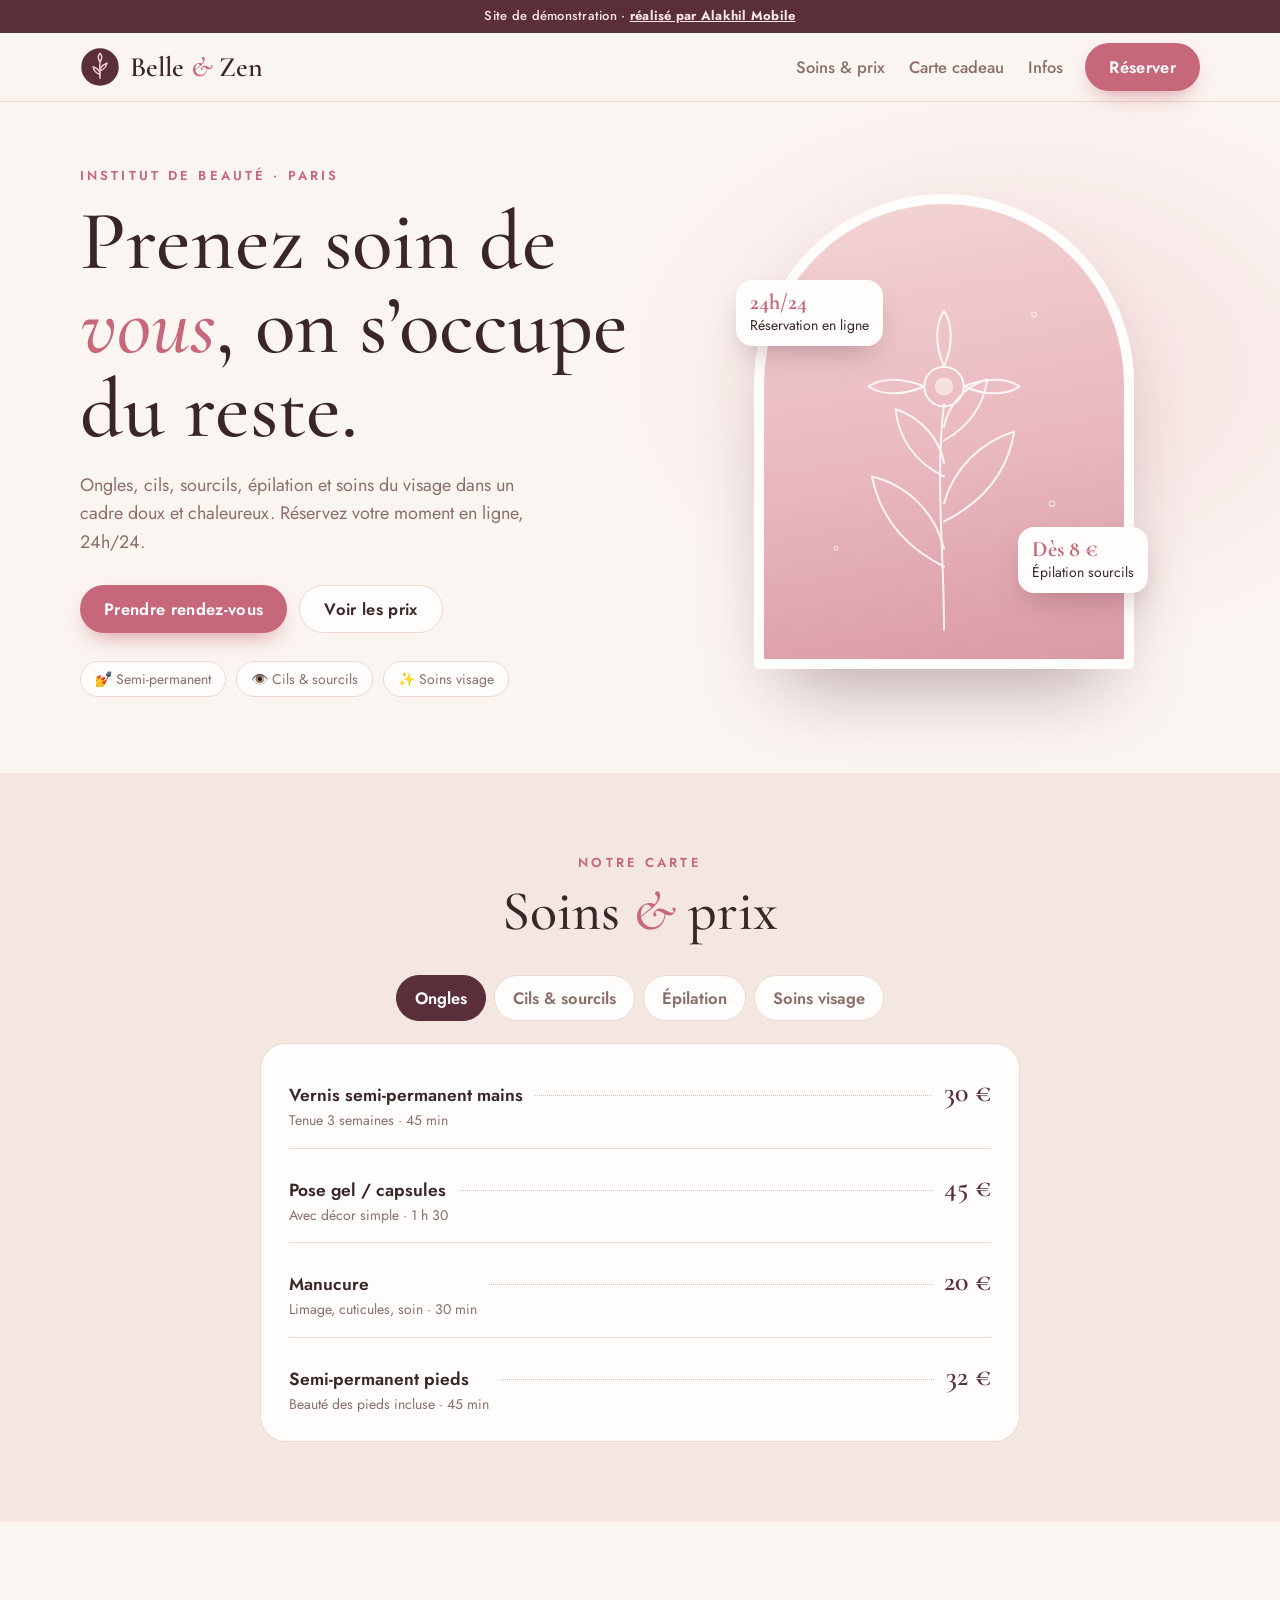
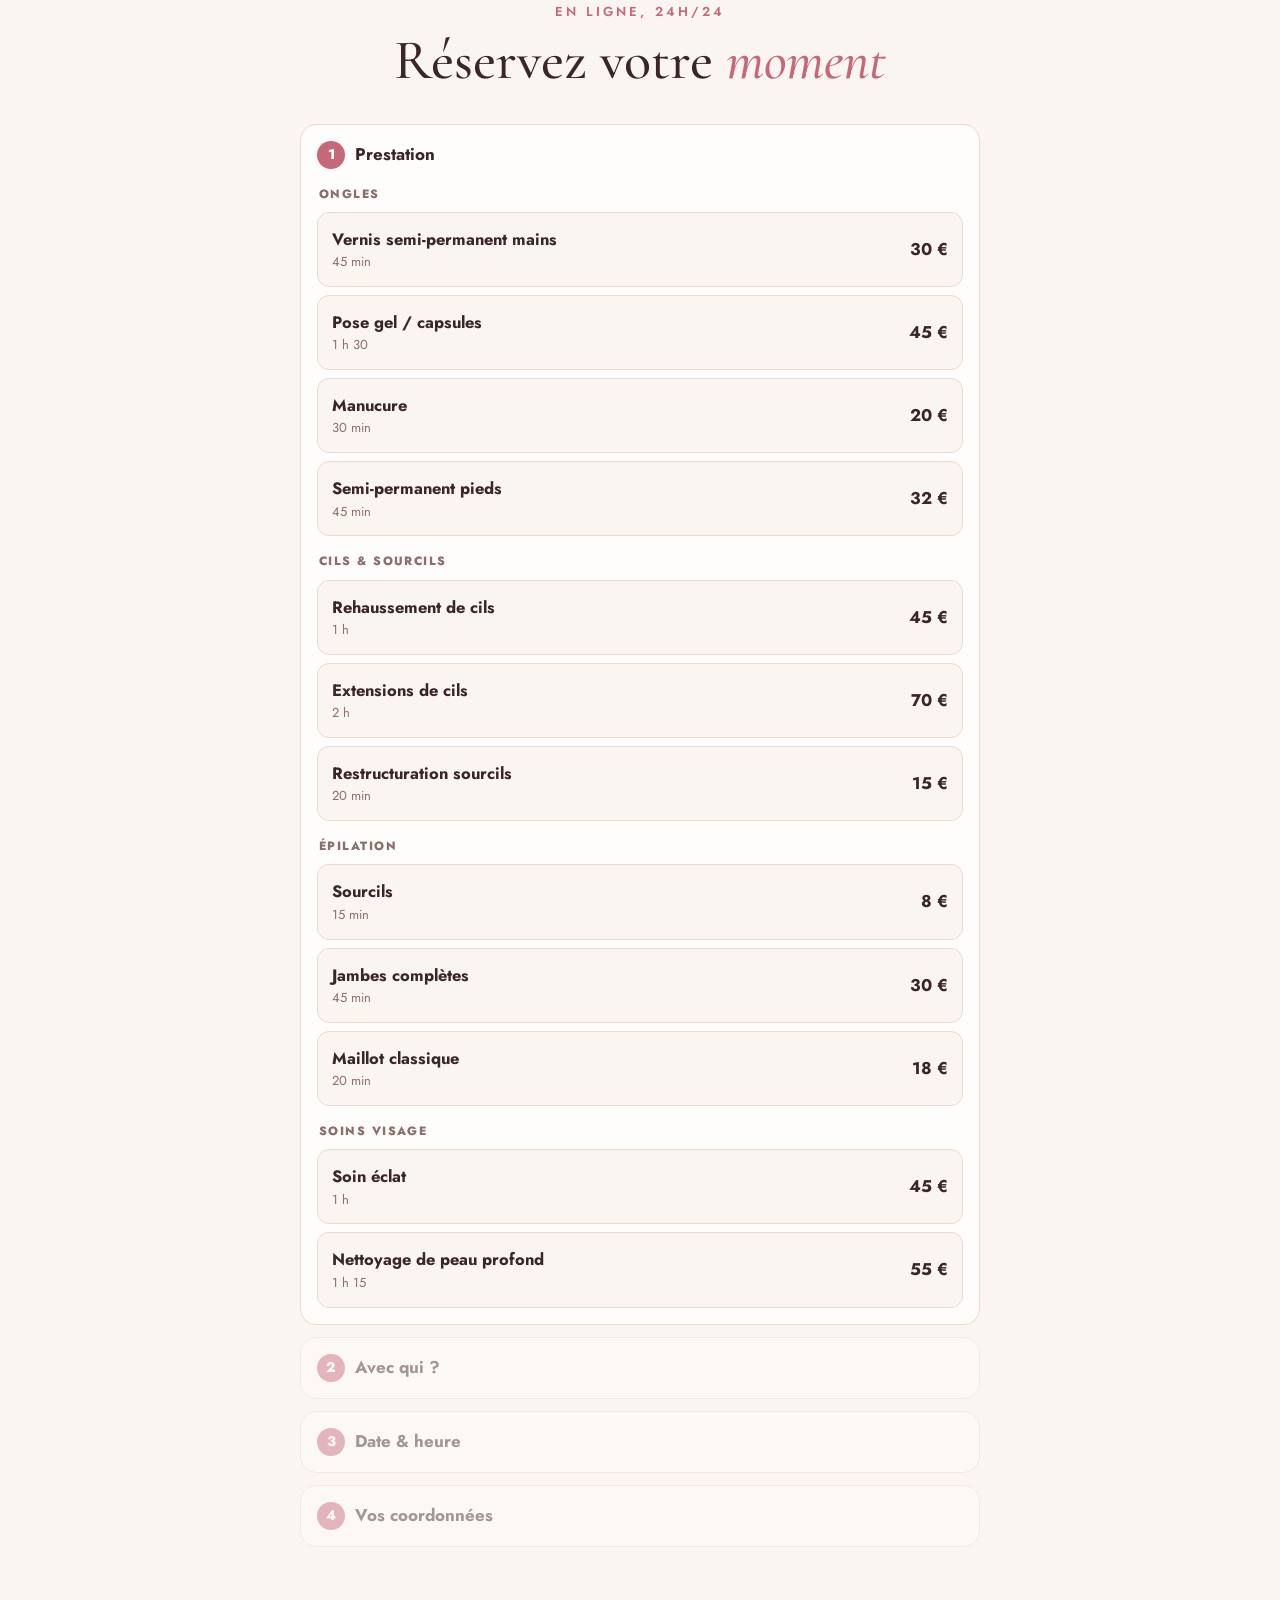
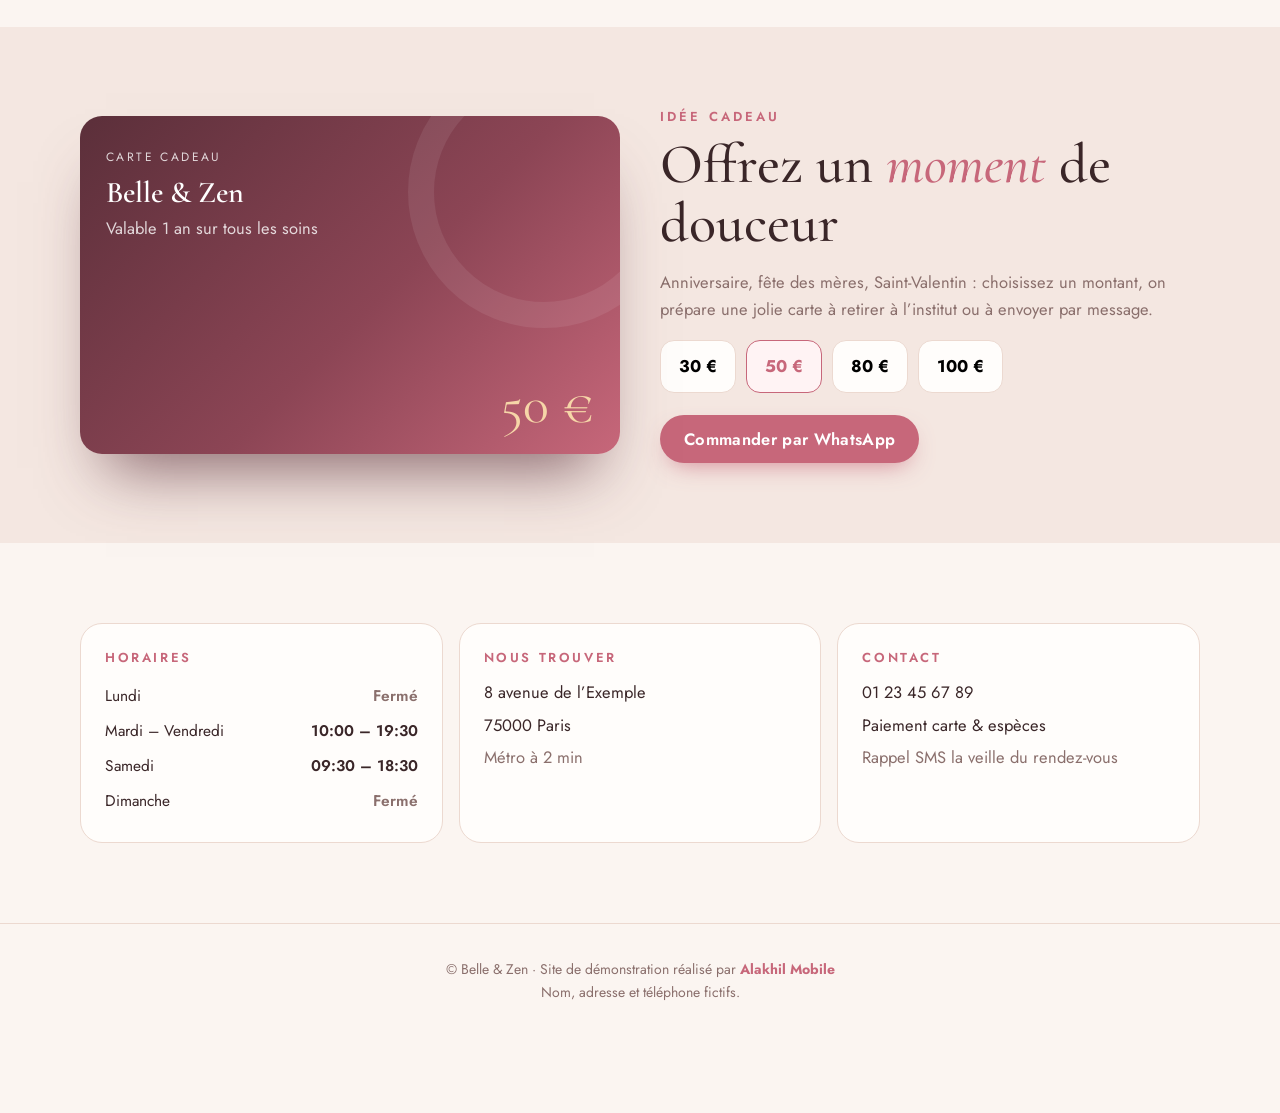
<file: beaute/index.html>
<!doctype html>
<html lang="fr">
<head>
<meta charset="utf-8">
<meta name="viewport" content="width=device-width, initial-scale=1, viewport-fit=cover">
<title>Belle & Zen · Institut de beauté (démo)</title>
<meta name="description" content="Site de démonstration d'un institut de beauté avec prix et réservation en ligne. Réalisé par Alakhil Mobile.">
<meta name="robots" content="noindex, nofollow">
<meta name="theme-color" content="#f6ebe6">
<link rel="icon" href="logo.svg" type="image/svg+xml">
<link rel="preconnect" href="https://fonts.googleapis.com">
<link rel="preconnect" href="https://fonts.gstatic.com" crossorigin>
<link href="https://fonts.googleapis.com/css2?family=Cormorant+Garamond:ital,wght@0,500;0,600;1,500;1,600&family=Jost:wght@400;500;600;700&display=swap" rel="stylesheet">
<link rel="stylesheet" href="../assets/booking.css">
<style>
  :root {
    --bg: #fbf5f1; --bg2: #f4e7e1; --card: #fffdfb; --line: #ecd9d0; --ink: #3a2628; --soft: #8a6f6c;
    --rose: #c7677a; --rose2: #e7a3ae; --gold: #b8925a; --deep: #5b2f3a;
    --bk-bg: #fbf5f1; --bk-card: #fffdfb; --bk-line: #ecd9d0; --bk-ink: #3a2628; --bk-soft: #8a6f6c; --bk-accent: #c7677a; --bk-on-accent: #fff; --bk-ok: #6b9a7a;
  }
  * { box-sizing: border-box; }
  html { scroll-behavior: smooth; scroll-padding-top: 76px; }
  body { margin: 0; font-family: 'Jost', system-ui, sans-serif; background: var(--bg); color: var(--ink); line-height: 1.6; overflow-x: hidden; font-size: 16.5px; }
  a { color: inherit; }
  .wrap { width: min(1120px, 100% - 32px); margin: 0 auto; }
  .demo { background: var(--deep); color: #f8e6e8; text-align: center; font-size: 13px; font-weight: 500; padding: 6px 12px; letter-spacing: .02em; }
  .demo a { font-weight: 700; }
  header { position: sticky; top: 0; z-index: 20; background: rgba(251, 245, 241, .9); backdrop-filter: blur(12px); -webkit-backdrop-filter: blur(12px); border-bottom: 1px solid var(--line); }
  .nav { height: 68px; display: flex; align-items: center; gap: 22px; }
  .brand { display: flex; align-items: center; gap: 10px; text-decoration: none; }
  .brand img { width: 40px; height: 40px; }
  .brand b { font-family: 'Cormorant Garamond', serif; font-size: 28px; font-weight: 600; line-height: 1; }
  .brand b i { color: var(--rose); }
  .links { display: flex; gap: 24px; margin-left: auto; }
  .links a { text-decoration: none; color: var(--soft); font-weight: 500; }
  .links a:hover { color: var(--ink); }
  .btn { display: inline-flex; align-items: center; justify-content: center; min-height: 48px; padding: 0 24px; border-radius: 999px; border: 0; font: inherit; font-weight: 600; text-decoration: none; cursor: pointer; letter-spacing: .02em; }
  .btn-rose { background: var(--rose); color: #fff; box-shadow: 0 10px 24px -10px rgba(199, 103, 122, .8); }
  .btn-line { border: 1.5px solid var(--line); background: var(--card); }

  .hero { padding: 64px 0 76px; background: radial-gradient(600px 420px at 80% 40%, rgba(231, 163, 174, .28), transparent 70%); }
  .hero .wrap { display: grid; grid-template-columns: 1.05fr .95fr; gap: 40px; align-items: center; }
  .eyebrow { font-size: 13px; font-weight: 600; letter-spacing: .24em; text-transform: uppercase; color: var(--rose); }
  h1 { font-family: 'Cormorant Garamond', serif; font-weight: 500; font-size: clamp(46px, 7.4vw, 84px); line-height: 1; margin: 12px 0 20px; }
  h1 i { color: var(--rose); }
  .lead { color: var(--soft); font-size: 18px; max-width: 470px; margin: 0 0 28px; }
  .cta { display: flex; gap: 12px; flex-wrap: wrap; }
  .chips { display: flex; gap: 10px; flex-wrap: wrap; margin-top: 28px; }
  .chips span { background: var(--card); border: 1px solid var(--line); border-radius: 999px; padding: 6px 14px; font-size: 14px; color: var(--soft); }
  .art-wrap { position: relative; justify-self: center; width: min(380px, 100%); }
  .arch { width: 100%; aspect-ratio: 4 / 5; border-radius: 999px 999px 26px 26px; position: relative; overflow: hidden;
    background: linear-gradient(170deg, #f3d4d4, #e9b8bf 55%, #d99aa6); box-shadow: 0 40px 80px -30px rgba(91, 47, 58, .45); border: 10px solid var(--card); }
  .arch svg { position: absolute; inset: 0; width: 100%; height: 100%; }
  .float { position: absolute; background: var(--card); border-radius: 16px; padding: 10px 14px; box-shadow: 0 14px 30px -10px rgba(91,47,58,.35); font-size: 14px; animation: fl 5s ease-in-out infinite; }
  .float b { display: block; font-family: 'Cormorant Garamond', serif; font-size: 22px; line-height: 1.1; color: var(--rose); }
  .f1 { left: -18px; top: 18%; } .f2 { right: -14px; bottom: 16%; animation-delay: -2.5s; }
  @keyframes fl { 50% { transform: translateY(-10px); } }

  section { padding: 80px 0; }
  .alt { background: var(--bg2); }
  .sh { text-align: center; margin-bottom: 34px; }
  h2 { font-family: 'Cormorant Garamond', serif; font-weight: 500; font-size: clamp(38px, 5vw, 56px); line-height: 1.05; margin: 8px 0 0; }
  h2 i { color: var(--rose); }

  .tabs { display: flex; gap: 8px; justify-content: center; flex-wrap: wrap; margin-bottom: 22px; }
  .tabs button { border: 1px solid var(--line); background: var(--card); border-radius: 999px; padding: 9px 18px; font: inherit; font-weight: 600; color: var(--soft); cursor: pointer; }
  .tabs button.on { background: var(--deep); border-color: var(--deep); color: #fff; }
  .prices { max-width: 760px; margin: 0 auto; background: var(--card); border: 1px solid var(--line); border-radius: 26px; padding: 10px 28px; }
  .p { display: flex; align-items: baseline; gap: 12px; padding: 16px 0; border-bottom: 1px solid var(--line); }
  .p:last-child { border: 0; }
  .p b { font-weight: 600; font-size: 17.5px; }
  .p small { display: block; color: var(--soft); font-size: 14px; }
  .p i { flex: 1; border-bottom: 1px dotted #d8c0b8; transform: translateY(-5px); }
  .p strong { font-family: 'Cormorant Garamond', serif; font-size: 28px; font-weight: 600; color: var(--deep); white-space: nowrap; }

  .book { max-width: 680px; margin: 0 auto; }

  .gift { display: grid; grid-template-columns: 1fr 1fr; gap: 40px; align-items: center; }
  .card-gift { aspect-ratio: 1.6; border-radius: 22px; padding: 26px; color: #fff; position: relative; overflow: hidden; transform: rotate(-4deg);
    background: linear-gradient(135deg, #5b2f3a, #8c4555 55%, #c7677a); box-shadow: 0 40px 60px -26px rgba(91,47,58,.7); }
  .card-gift::after { content: ''; position: absolute; right: -60px; top: -60px; width: 220px; height: 220px; border-radius: 50%; border: 26px solid rgba(255,255,255,.08); }
  .card-gift b { font-family: 'Cormorant Garamond', serif; font-size: 30px; font-weight: 600; display: block; }
  .card-gift .amt { position: absolute; right: 26px; bottom: 22px; font-family: 'Cormorant Garamond', serif; font-size: 54px; line-height: 1; color: #f6d6a8; }
  .card-gift span { display: block; max-width: 58%; line-height: 1.35; }
  .card-gift small { letter-spacing: .2em; text-transform: uppercase; font-size: 12px; opacity: .8; }
  .amounts { display: flex; gap: 10px; flex-wrap: wrap; margin: 18px 0 22px; }
  .amounts button { border: 1.5px solid var(--line); background: var(--card); border-radius: 14px; padding: 12px 18px; font: inherit; font-weight: 700; font-size: 17px; cursor: pointer; }
  .amounts button.on { border-color: var(--rose); color: var(--rose); background: #fff3f4; }
  .gift p { color: var(--soft); }

  .info { display: grid; grid-template-columns: repeat(3, 1fr); gap: 16px; }
  .box { background: var(--card); border: 1px solid var(--line); border-radius: 22px; padding: 24px; }
  .box h3 { margin: 0 0 10px; font-size: 13px; font-weight: 600; letter-spacing: .2em; text-transform: uppercase; color: var(--rose); }
  .box table { width: 100%; border-collapse: collapse; font-size: 15.5px; }
  .box td { padding: 5px 0; }
  .box td:last-child { text-align: right; font-weight: 600; }
  .box .off { color: var(--soft); font-weight: 400; }
  .box p { margin: 0 0 6px; }

  footer { padding: 34px 0 110px; text-align: center; color: var(--soft); font-size: 14px; border-top: 1px solid var(--line); }
  footer b { color: var(--rose); }
  .mbar { display: none; }
  .reveal { opacity: 0; transform: translateY(18px); transition: opacity .7s, transform .7s; }
  .reveal.in { opacity: 1; transform: none; }

  @media (max-width: 860px) {
    .links { display: none; }
    .nav .btn { margin-left: auto; min-height: 42px; padding: 0 18px; }
    .hero { padding: 36px 0 56px; }
    .hero .wrap, .gift, .info { grid-template-columns: 1fr; }
    .art-wrap { width: min(230px, 64%); order: -1; }
    .f1 { left: -46px; } .f2 { right: -46px; }
    .float { padding: 8px 11px; font-size: 12.5px; } .float b { font-size: 18px; }
    .prices { padding: 4px 18px; }
    section { padding: 60px 0; }
    .card-gift { max-width: 360px; margin: 0 auto; }
    .mbar { display: grid; grid-template-columns: 1fr 1.6fr; gap: 8px; position: fixed; left: 10px; right: 10px; bottom: calc(10px + env(safe-area-inset-bottom)); z-index: 30;
      background: rgba(255, 253, 251, .95); border: 1px solid var(--line); border-radius: 18px; padding: 8px; box-shadow: 0 14px 30px -12px rgba(91,47,58,.4); }
    .mbar .btn { min-height: 46px; border-radius: 12px; }
  }
  @media (prefers-reduced-motion: reduce) { .float { animation: none; } .reveal { opacity: 1; transform: none; } html { scroll-behavior: auto; } }
</style>
</head>
<body>
<div class="demo">Site de démonstration · <a href="../">réalisé par Alakhil Mobile</a></div>
<header>
  <div class="wrap nav">
    <a class="brand" href="#top"><img src="logo.svg" alt=""><b>Belle <i>&amp;</i> Zen</b></a>
    <nav class="links"><a href="#soins">Soins &amp; prix</a><a href="#cadeau">Carte cadeau</a><a href="#infos">Infos</a></nav>
    <a class="btn btn-rose" href="#reserver">Réserver</a>
  </div>
</header>

<main id="top">
  <section class="hero">
    <div class="wrap">
      <div>
        <div class="eyebrow">Institut de beauté · Paris</div>
        <h1>Prenez soin de <i>vous</i>, on s’occupe du reste.</h1>
        <p class="lead">Ongles, cils, sourcils, épilation et soins du visage dans un cadre doux et chaleureux. Réservez votre moment en ligne, 24h/24.</p>
        <div class="cta"><a class="btn btn-rose" href="#reserver">Prendre rendez-vous</a><a class="btn btn-line" href="#soins">Voir les prix</a></div>
        <div class="chips"><span>💅 Semi-permanent</span><span>👁️ Cils &amp; sourcils</span><span>✨ Soins visage</span></div>
      </div>
      <div class="art-wrap">
        <div class="arch" aria-hidden="true">
          <svg viewBox="0 0 400 500" fill="none" stroke="#fff" stroke-width="2.2" stroke-linecap="round" stroke-linejoin="round">
            <g opacity=".85">
              <path d="M200 470 C200 380 190 300 200 220"/>
              <path d="M200 400 C160 380 130 350 120 300 C160 310 190 340 200 380"/>
              <path d="M200 350 C240 330 270 300 278 250 C240 262 210 292 200 330"/>
              <path d="M200 300 C170 285 150 260 146 225 C175 235 195 258 200 285"/>
              <path d="M200 260 C226 245 244 222 248 192 C222 200 204 222 200 245"/>
              <circle cx="200" cy="200" r="22"/><circle cx="200" cy="200" r="9" fill="#fff" opacity=".6"/>
              <path d="M200 178 C188 150 192 128 200 116 C208 128 212 150 200 178"/>
              <path d="M222 200 C250 188 272 192 284 200 C272 208 250 212 222 200"/>
              <path d="M178 200 C150 212 128 208 116 200 C128 192 150 188 178 200"/>
            </g>
            <g opacity=".55" stroke-width="1.5"><circle cx="110" cy="140" r="3"/><circle cx="300" cy="120" r="2.5"/><circle cx="320" cy="330" r="3"/><circle cx="80" cy="380" r="2"/></g>
          </svg>
        </div>
        <div class="float f1"><b>24h/24</b>Réservation en ligne</div>
        <div class="float f2"><b>Dès 8 €</b>Épilation sourcils</div>
      </div>
    </div>
  </section>

  <section class="alt" id="soins">
    <div class="wrap">
      <div class="sh reveal"><div class="eyebrow">Notre carte</div><h2>Soins <i>&amp;</i> prix</h2></div>
      <div class="tabs" id="tabs"></div>
      <div class="prices reveal" id="prices"></div>
    </div>
  </section>

  <section id="reserver">
    <div class="wrap">
      <div class="sh reveal"><div class="eyebrow">En ligne, 24h/24</div><h2>Réservez votre <i>moment</i></h2></div>
      <div class="book" id="booking"></div>
    </div>
  </section>

  <section class="alt" id="cadeau">
    <div class="wrap gift">
      <div class="card-gift reveal"><small>Carte cadeau</small><b>Belle &amp; Zen</b><span style="opacity:.8">Valable 1 an sur tous les soins</span><div class="amt" id="giftAmt">50 €</div></div>
      <div class="reveal">
        <div class="eyebrow">Idée cadeau</div>
        <h2>Offrez un <i>moment</i> de douceur</h2>
        <p>Anniversaire, fête des mères, Saint-Valentin : choisissez un montant, on prépare une jolie carte à retirer à l’institut ou à envoyer par message.</p>
        <div class="amounts" id="amounts"><button>30 €</button><button class="on">50 €</button><button>80 €</button><button>100 €</button></div>
        <a class="btn btn-rose" id="giftBtn" target="_blank" rel="noopener">Commander par WhatsApp</a>
      </div>
    </div>
  </section>

  <section id="infos">
    <div class="wrap info">
      <div class="box reveal"><h3>Horaires</h3><table>
        <tr><td>Lundi</td><td class="off">Fermé</td></tr><tr><td>Mardi – Vendredi</td><td>10:00 – 19:30</td></tr>
        <tr><td>Samedi</td><td>09:30 – 18:30</td></tr><tr><td>Dimanche</td><td class="off">Fermé</td></tr></table></div>
      <div class="box reveal"><h3>Nous trouver</h3><p>8 avenue de l’Exemple</p><p>75000 Paris</p><p style="color:var(--soft)">Métro à 2 min</p></div>
      <div class="box reveal"><h3>Contact</h3><p>01 23 45 67 89</p><p>Paiement carte &amp; espèces</p><p style="color:var(--soft)">Rappel SMS la veille du rendez-vous</p></div>
    </div>
  </section>
</main>

<footer><div class="wrap">© Belle &amp; Zen · Site de démonstration réalisé par <b>Alakhil Mobile</b><br>Nom, adresse et téléphone fictifs.</div></footer>
<nav class="mbar"><a class="btn btn-line" href="tel:+33123456789">Appeler</a><a class="btn btn-rose" href="#reserver">Réserver</a></nav>

<script src="../assets/booking.js"></script>
<script>
  const services = [
    { id: 'semi', cat: 'Ongles', name: 'Vernis semi-permanent mains', note: 'Tenue 3 semaines', minutes: 45, price: 30 },
    { id: 'gel', cat: 'Ongles', name: 'Pose gel / capsules', note: 'Avec décor simple', minutes: 90, price: 45 },
    { id: 'manu', cat: 'Ongles', name: 'Manucure', note: 'Limage, cuticules, soin', minutes: 30, price: 20 },
    { id: 'pieds', cat: 'Ongles', name: 'Semi-permanent pieds', note: 'Beauté des pieds incluse', minutes: 45, price: 32 },
    { id: 'rehauss', cat: 'Cils & sourcils', name: 'Rehaussement de cils', note: 'Effet mascara 6 semaines', minutes: 60, price: 45 },
    { id: 'ext', cat: 'Cils & sourcils', name: 'Extensions de cils', note: 'Pose complète cil à cil', minutes: 120, price: 70 },
    { id: 'sourcils', cat: 'Cils & sourcils', name: 'Restructuration sourcils', note: 'Cire + pince', minutes: 20, price: 15 },
    { id: 'ep-sourcils', cat: 'Épilation', name: 'Sourcils', note: 'Entretien', minutes: 15, price: 8 },
    { id: 'ep-jambes', cat: 'Épilation', name: 'Jambes complètes', note: 'Cire tiède', minutes: 45, price: 30 },
    { id: 'ep-maillot', cat: 'Épilation', name: 'Maillot classique', note: 'Cire tiède', minutes: 20, price: 18 },
    { id: 'eclat', cat: 'Soins visage', name: 'Soin éclat', note: 'Nettoyage, masque, massage', minutes: 60, price: 45 },
    { id: 'peau', cat: 'Soins visage', name: 'Nettoyage de peau profond', note: 'Extraction + soin apaisant', minutes: 75, price: 55 }
  ];
  const cats = [...new Set(services.map((s) => s.cat))];
  let cat = cats[0];
  function drawPrices() {
    document.getElementById('tabs').innerHTML = cats.map((c) => `<button class="${c === cat ? 'on' : ''}">${c}</button>`).join('');
    document.querySelectorAll('#tabs button').forEach((b) => b.onclick = () => { cat = b.textContent; drawPrices(); });
    document.getElementById('prices').innerHTML = services.filter((s) => s.cat === cat).map((s) =>
      `<div class="p"><span><b>${s.name}</b><small>${s.note} · ${s.minutes >= 60 ? Math.floor(s.minutes / 60) + ' h ' + (s.minutes % 60 || '') : s.minutes + ' min'}</small></span><i></i><strong>${s.price} €</strong></div>`).join('');
  }
  drawPrices();
  Booking.mount('#booking', {
    shop: 'Belle & Zen', whatsapp: '33123456789', services,
    staff: [{ id: 'i', name: 'Inès', role: 'Ongles' }, { id: 's', name: 'Sofia', role: 'Cils & regard' }, { id: 'le', name: 'Léa', role: 'Soins visage' }],
    hours: { 2: ['10:00', '19:30'], 3: ['10:00', '19:30'], 4: ['10:00', '19:30'], 5: ['10:00', '19:30'], 6: ['09:30', '18:30'] },
    step: 15
  });
  const giftBtn = document.getElementById('giftBtn');
  function setGift(v) {
    document.getElementById('giftAmt').textContent = v;
    giftBtn.href = 'https://wa.me/33123456789?text=' + encodeURIComponent(`Bonjour Belle & Zen, je souhaite commander une carte cadeau de ${v}.`);
  }
  document.querySelectorAll('#amounts button').forEach((b) => b.onclick = () => {
    document.querySelectorAll('#amounts button').forEach((x) => x.classList.toggle('on', x === b)); setGift(b.textContent);
  });
  setGift('50 €');
  if ('IntersectionObserver' in window) {
    const io = new IntersectionObserver((es) => es.forEach((e) => { if (e.isIntersecting) { e.target.classList.add('in'); io.unobserve(e.target); } }), { threshold: .12 });
    document.querySelectorAll('.reveal').forEach((el) => io.observe(el));
  } else document.querySelectorAll('.reveal').forEach((el) => el.classList.add('in'));
</script>
</body>
</html>
</file>
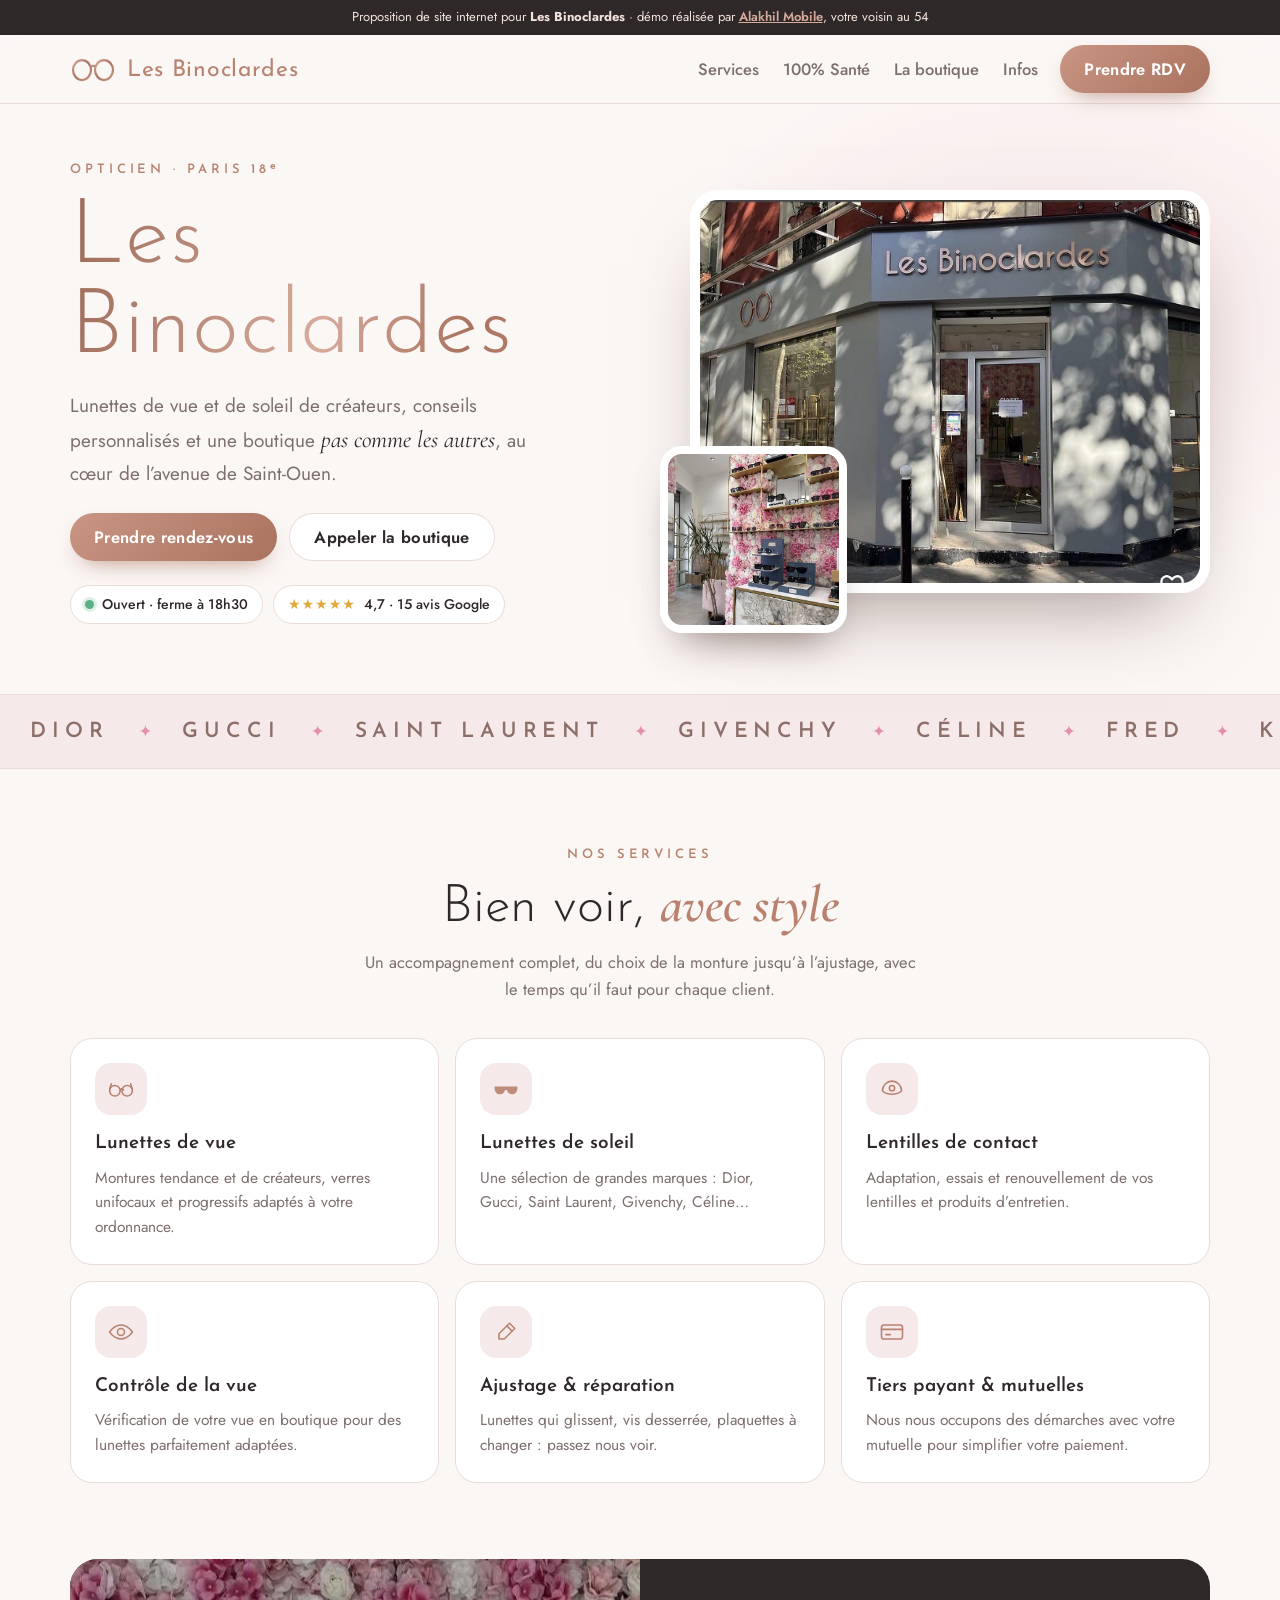
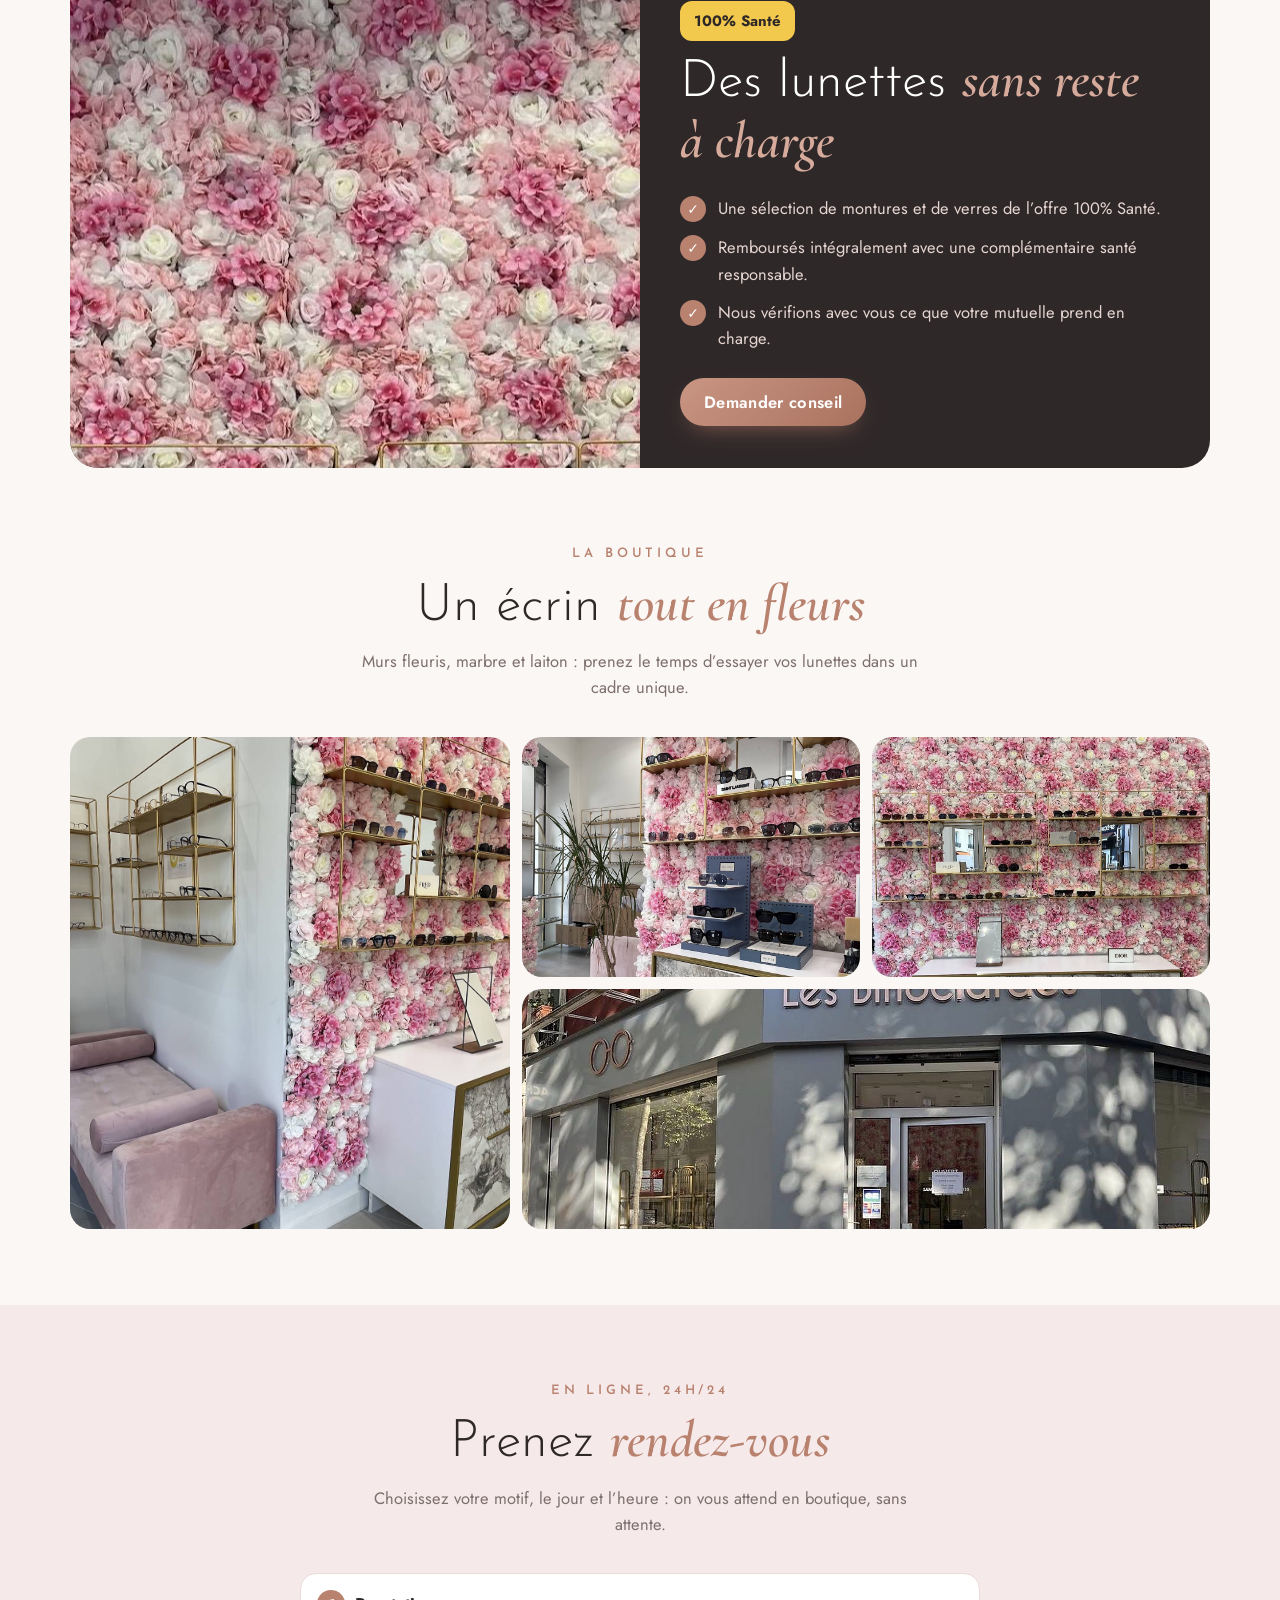
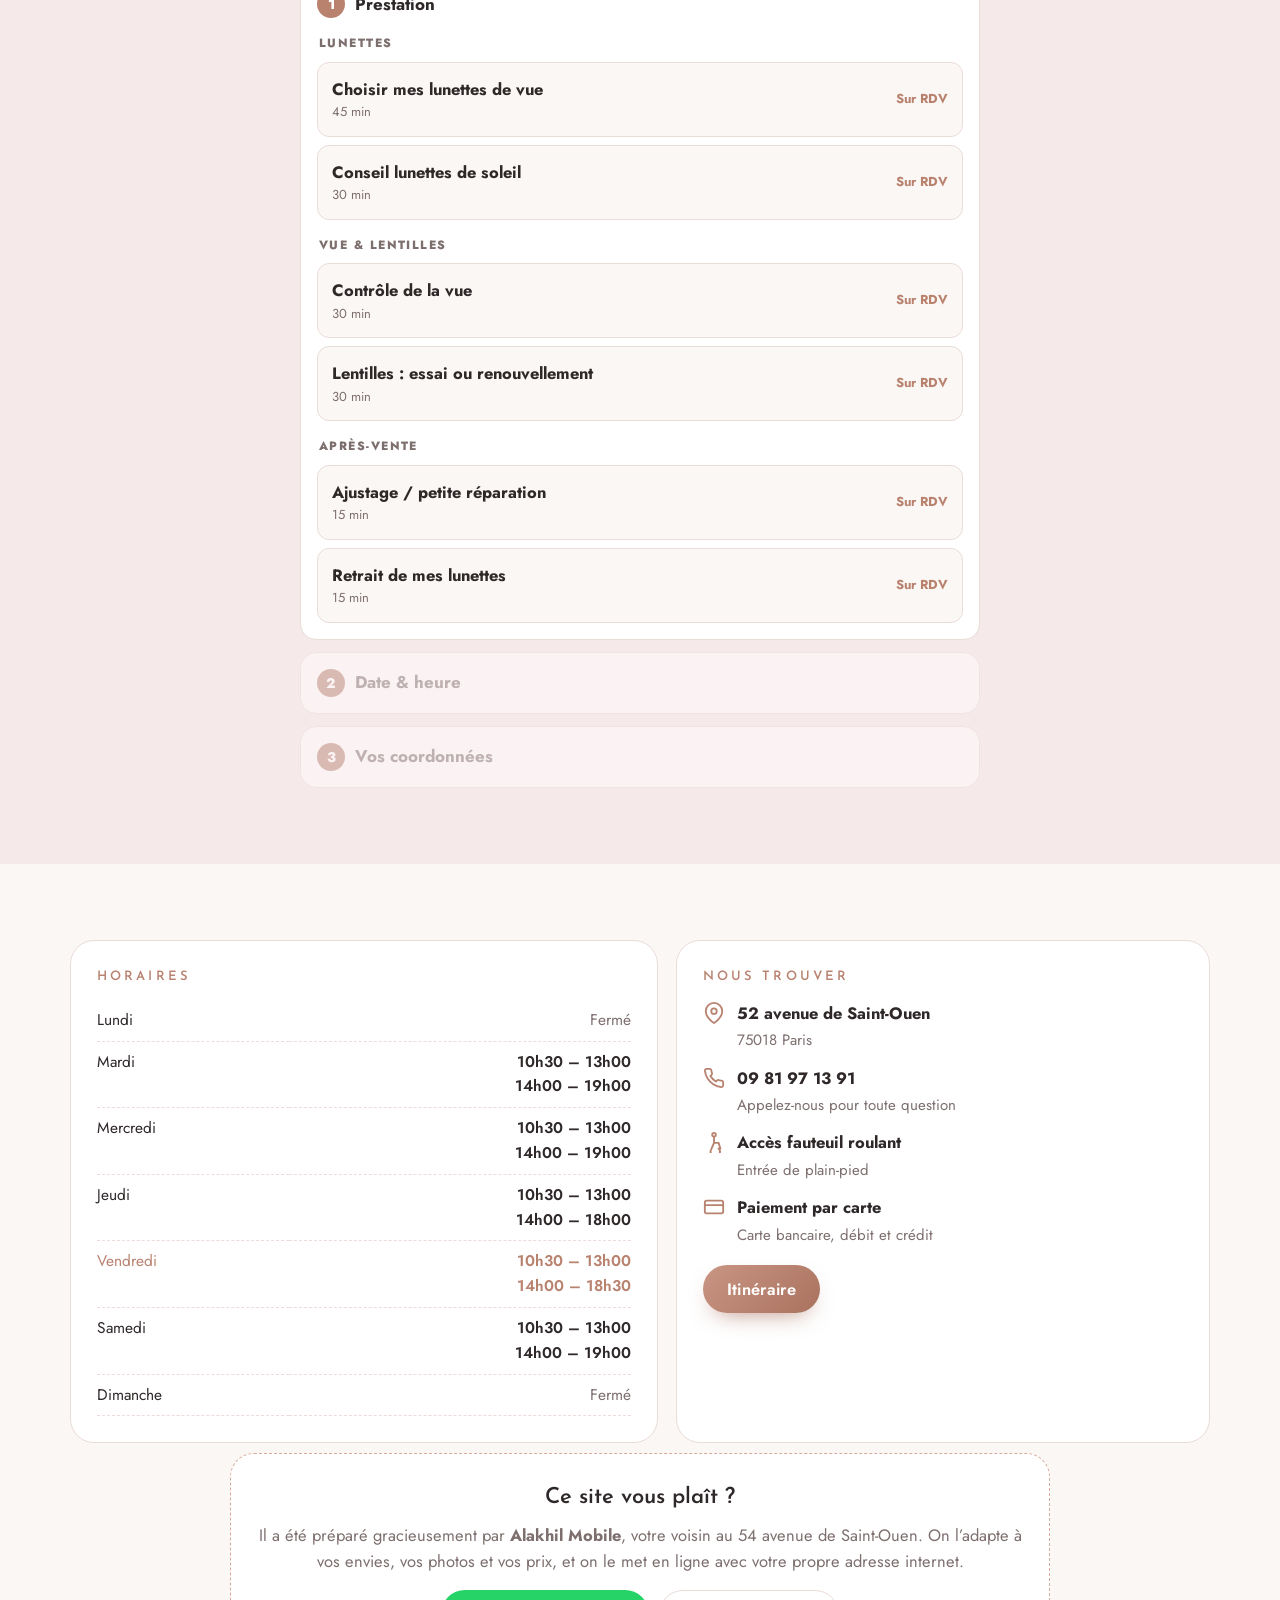
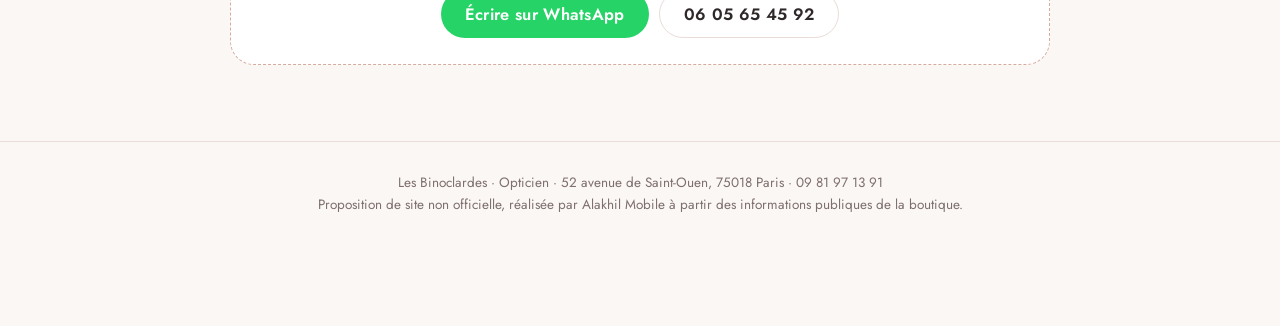
<file: binoclardes/index.html>
<!doctype html>
<html lang="fr">
<head>
<meta charset="utf-8">
<meta name="viewport" content="width=device-width, initial-scale=1, viewport-fit=cover">
<title>Les Binoclardes · Opticien Paris 18ᵉ (proposition de site)</title>
<meta name="description" content="Proposition de site internet pour Les Binoclardes, opticien au 52 avenue de Saint-Ouen, Paris 18ᵉ.">
<meta name="robots" content="noindex, nofollow">
<meta name="theme-color" content="#fbf7f5">
<link rel="icon" href="logo.svg" type="image/svg+xml">
<link rel="preconnect" href="https://fonts.googleapis.com">
<link rel="preconnect" href="https://fonts.gstatic.com" crossorigin>
<link href="https://fonts.googleapis.com/css2?family=Josefin+Sans:wght@300;400;600&family=Cormorant+Garamond:ital,wght@1,500;1,600&family=Jost:wght@400;500;600&display=swap" rel="stylesheet">
<link rel="stylesheet" href="../assets/booking.css">
<style>
  :root {
    --bg: #fbf7f5; --bg2: #f6e9ea; --card: #fff; --line: #eadcd8; --ink: #2f2829; --soft: #7d6f6e;
    --rose: #b8826f; --rose2: #d7ab9c; --pink: #e58fab; --grey: #9a9fa2; --gold: #c4a15a;
    --bk-bg: #fbf7f5; --bk-card: #fff; --bk-line: #eadcd8; --bk-ink: #2f2829; --bk-soft: #7d6f6e; --bk-accent: #b8826f; --bk-on-accent: #fff; --bk-ok: #6e9a82;
  }
  * { box-sizing: border-box; }
  html { scroll-behavior: smooth; scroll-padding-top: 76px; }
  body { margin: 0; font-family: 'Jost', system-ui, sans-serif; background: var(--bg); color: var(--ink); line-height: 1.6; font-size: 16.5px; overflow-x: hidden; -webkit-font-smoothing: antialiased; }
  a { color: inherit; }
  img { max-width: 100%; display: block; }
  .wrap { width: min(1140px, 100% - 32px); margin: 0 auto; }
  .pitch { background: #2f2829; color: #f3e2dc; font-size: 13px; text-align: center; padding: 7px 12px; }
  .pitch a { color: var(--rose2); font-weight: 600; }

  header { position: sticky; top: 0; z-index: 20; background: rgba(251, 247, 245, .9); backdrop-filter: blur(12px); -webkit-backdrop-filter: blur(12px); border-bottom: 1px solid var(--line); }
  .nav { height: 68px; display: flex; align-items: center; gap: 22px; }
  .brand { display: flex; align-items: center; gap: 11px; text-decoration: none; }
  .brand img { width: 46px; height: 26px; }
  .brand b { white-space: nowrap; font-family: 'Josefin Sans', sans-serif; font-weight: 400; font-size: 23px; letter-spacing: .03em; color: var(--rose); line-height: 1; padding-top: 4px; }
  .links { display: flex; gap: 24px; margin-left: auto; }
  .links a { text-decoration: none; color: var(--soft); font-weight: 500; }
  .links a:hover { color: var(--ink); }
  .btn { white-space: nowrap; display: inline-flex; align-items: center; justify-content: center; gap: 8px; min-height: 48px; padding: 0 24px; border-radius: 999px; border: 0; font: inherit; font-weight: 600; text-decoration: none; cursor: pointer; letter-spacing: .02em; }
  .btn-rose { background: linear-gradient(135deg, #c99683, #a9725f); color: #fff; box-shadow: 0 10px 24px -12px rgba(169, 114, 95, .9); }
  .btn-line { background: var(--card); border: 1.5px solid var(--line); }

  .hero { padding: 56px 0 70px; background: radial-gradient(560px 380px at 82% 35%, rgba(229, 143, 171, .18), transparent 70%); }
  .hero .wrap { display: grid; grid-template-columns: 1.05fr .95fr; gap: 46px; align-items: center; }
  .kicker { font-family: 'Josefin Sans', sans-serif; font-size: 13px; font-weight: 600; letter-spacing: .3em; text-transform: uppercase; color: var(--rose); }
  h1 { font-family: 'Josefin Sans', sans-serif; font-weight: 300; font-size: clamp(48px, 8vw, 90px); line-height: 1; margin: 14px 0 16px; letter-spacing: .01em;
    background: linear-gradient(100deg, #9c6a58, #d7ab9c 45%, #a9725f 70%, #c99683); -webkit-background-clip: text; background-clip: text; color: transparent; }
  .lead { font-size: 19px; color: var(--soft); max-width: 470px; margin: 0 0 24px; }
  .lead em { font-family: 'Cormorant Garamond', serif; font-size: 1.25em; color: var(--ink); }
  .cta { display: flex; gap: 12px; flex-wrap: wrap; }
  .status { display: flex; gap: 10px; flex-wrap: wrap; margin-top: 24px; }
  .chip { display: inline-flex; align-items: center; gap: 8px; background: var(--card); border: 1px solid var(--line); border-radius: 999px; padding: 7px 14px; font-size: 14px; font-weight: 500; text-decoration: none; }
  .dot { width: 9px; height: 9px; border-radius: 50%; background: #5bb184; box-shadow: 0 0 0 3px rgba(91,177,132,.2); }
  .dot.off { background: #d06b5f; box-shadow: 0 0 0 3px rgba(208,107,95,.2); }
  .stars { color: #e3a83c; letter-spacing: 1px; }
  .visual { position: relative; }
  .visual .main { border-radius: 28px; overflow: hidden; aspect-ratio: 4 / 3.1; border: 10px solid var(--card); box-shadow: 0 40px 80px -36px rgba(80, 50, 45, .55); }
  .visual .main img { width: 100%; height: 100%; object-fit: cover; object-position: 55% 35%; }
  .visual .small { position: absolute; left: -30px; bottom: -40px; width: 36%; aspect-ratio: 1; border-radius: 22px; overflow: hidden; border: 8px solid var(--card); box-shadow: 0 24px 40px -20px rgba(80,50,45,.6); animation: fl 6s ease-in-out infinite; }
  .visual .small img { width: 100%; height: 100%; object-fit: cover; }
  @keyframes fl { 50% { transform: translateY(-10px); } }

  .brands { background: var(--bg2); border-top: 1px solid var(--line); border-bottom: 1px solid var(--line); overflow: hidden; }
  .brands .track { display: flex; width: max-content; animation: slide 30s linear infinite; padding: 20px 0; }
  .brands span { font-family: 'Josefin Sans', sans-serif; font-weight: 600; font-size: 21px; letter-spacing: .28em; text-transform: uppercase; color: #8c6f68; padding: 0 30px; white-space: nowrap; }
  .brands i { color: var(--pink); font-style: normal; align-self: center; }
  @keyframes slide { to { transform: translateX(-50%); } }

  section { padding: 76px 0; }
  .sh { text-align: center; margin-bottom: 36px; }
  h2 { font-family: 'Josefin Sans', sans-serif; font-weight: 300; font-size: clamp(34px, 5vw, 52px); line-height: 1.1; margin: 10px 0 0; }
  h2 em { font-family: 'Cormorant Garamond', serif; font-weight: 600; color: var(--rose); }
  .sh p { color: var(--soft); max-width: 560px; margin: 12px auto 0; }

  .services { display: grid; grid-template-columns: repeat(3, 1fr); gap: 16px; }
  .svc { background: var(--card); border: 1px solid var(--line); border-radius: 22px; padding: 24px; transition: transform .2s, box-shadow .2s; }
  .svc:hover { transform: translateY(-3px); box-shadow: 0 18px 40px -24px rgba(80,50,45,.5); }
  .svc .ic { width: 52px; height: 52px; border-radius: 16px; background: var(--bg2); color: var(--rose); display: grid; place-items: center; margin-bottom: 14px; }
  .svc .ic svg { width: 28px; height: 28px; }
  .svc h3 { margin: 0 0 6px; font-family: 'Josefin Sans', sans-serif; font-weight: 600; font-size: 19px; }
  .svc p { margin: 0; color: var(--soft); font-size: 15.5px; }

  .sante { display: grid; grid-template-columns: 1fr 1fr; gap: 0; border-radius: 28px; overflow: hidden; background: #2f2829; color: #f6ebe6; }
  .sante .img { background: url('img/fleurs.jpg') center / cover; min-height: 360px; }
  .sante .txt { padding: 42px 40px; }
  .sante h2 { color: #fff; }
  .sante h2 em { color: var(--rose2); }
  .sante ul { list-style: none; padding: 0; margin: 22px 0 26px; display: grid; gap: 12px; }
  .sante li { display: flex; gap: 12px; align-items: flex-start; color: #e6d6d1; }
  .sante li::before { content: '✓'; flex: none; width: 26px; height: 26px; border-radius: 50%; background: var(--rose); color: #fff; display: grid; place-items: center; font-weight: 700; font-size: 14px; margin-top: 1px; }
  .badge100 { display: inline-flex; align-items: center; gap: 10px; background: #f2c94c; color: #2f2829; font-weight: 700; border-radius: 12px; padding: 8px 14px; font-size: 15px; }

  .gallery { display: grid; grid-template-columns: 1.3fr 1fr 1fr; grid-template-rows: 240px 240px; gap: 12px; }
  .gallery button { border: 0; padding: 0; border-radius: 20px; overflow: hidden; cursor: zoom-in; background: #eee; }
  .gallery img { width: 100%; height: 100%; object-fit: cover; transition: transform .5s; }
  .gallery button:hover img { transform: scale(1.05); }
  .gallery .tall { grid-row: span 2; }
  .gallery .wide { grid-column: span 2; }

  .book { max-width: 680px; margin: 0 auto; }

  .info { display: grid; grid-template-columns: 1.1fr 1fr; gap: 18px; }
  .box { background: var(--card); border: 1px solid var(--line); border-radius: 24px; padding: 26px; }
  .box h3 { margin: 0 0 12px; font-family: 'Josefin Sans', sans-serif; font-size: 13px; font-weight: 600; letter-spacing: .24em; text-transform: uppercase; color: var(--rose); }
  table { width: 100%; border-collapse: collapse; font-size: 15.5px; }
  td { padding: 8px 0; border-bottom: 1px dashed var(--line); vertical-align: top; }
  td:last-child { text-align: right; font-weight: 600; }
  tr.today td { color: var(--rose); }
  .off { color: var(--soft); font-weight: 400 !important; }
  .facts { display: grid; gap: 12px; }
  .fact { display: flex; gap: 12px; align-items: flex-start; }
  .fact svg { width: 22px; height: 22px; color: var(--rose); flex: none; margin-top: 2px; }
  .fact b { display: block; }
  .fact span { color: var(--soft); font-size: 15px; }
  .box .btn { margin-top: 18px; }

  .alakhil { margin: 10px auto 0; max-width: 820px; background: var(--card); border: 1.5px dashed var(--rose2); border-radius: 24px; padding: 26px; text-align: center; }
  .alakhil h3 { margin: 0 0 6px; font-family: 'Josefin Sans', sans-serif; font-weight: 600; font-size: 22px; }
  .alakhil p { margin: 0 0 16px; color: var(--soft); }
  .alakhil .row { display: flex; gap: 10px; justify-content: center; flex-wrap: wrap; }
  .wa { background: #25d366; color: #fff; }

  footer { text-align: center; color: var(--soft); font-size: 13.5px; padding: 30px 16px 110px; border-top: 1px solid var(--line); }
  .mbar { display: none; }
  .lb { position: fixed; inset: 0; z-index: 60; background: rgba(30, 22, 22, .9); display: grid; place-items: center; padding: 16px; }
  .lb[hidden] { display: none; }
  .lb img { max-height: 88vh; border-radius: 12px; }
  .reveal { opacity: 0; transform: translateY(18px); transition: opacity .8s, transform .8s; }
  .reveal.in { opacity: 1; transform: none; }

  @media (max-width: 900px) {
    .links { display: none; }
    .nav .btn { margin-left: auto; min-height: 40px; padding: 0 14px; font-size: 14.5px; }
    .brand b { font-size: 19px; }
    .brand img { width: 38px; height: 22px; }
    .hero { padding: 30px 0 60px; }
    .hero .wrap, .info, .sante { grid-template-columns: 1fr; }
    .visual { width: 100%; margin: 0 auto 26px; order: -1; }
    .visual .small { left: auto; right: -6px; bottom: -30px; width: 32%; }
    .services { grid-template-columns: 1fr 1fr; }
    .gallery { grid-template-columns: 1fr 1fr; grid-template-rows: 200px 200px 200px; }
    .gallery .wide { grid-column: span 2; }
    .sante .txt { padding: 30px 24px; }
    .sante .img { min-height: 220px; }
    section { padding: 58px 0; }
    .mbar { display: grid; grid-template-columns: 1fr 1.5fr; gap: 8px; position: fixed; left: 10px; right: 10px; bottom: calc(10px + env(safe-area-inset-bottom)); z-index: 30;
      background: rgba(255,255,255,.95); border: 1px solid var(--line); border-radius: 18px; padding: 8px; box-shadow: 0 14px 30px -12px rgba(80,50,45,.45); }
    .mbar .btn { min-height: 46px; border-radius: 12px; padding: 0 10px; }
  }
  @media (max-width: 560px) { .services { grid-template-columns: 1fr; } .brands span { font-size: 17px; padding: 0 20px; } }
  @media (prefers-reduced-motion: reduce) { .brands .track, .visual .small { animation: none; } .reveal { opacity: 1; transform: none; } html { scroll-behavior: auto; } }
</style>
</head>
<body>
<div class="pitch">Proposition de site internet pour <b>Les Binoclardes</b> · démo réalisée par <a href="#alakhil">Alakhil Mobile</a>, votre voisin au 54</div>

<header>
  <div class="wrap nav">
    <a class="brand" href="#top"><img src="logo.svg" alt=""><b>Les Binoclardes</b></a>
    <nav class="links"><a href="#services">Services</a><a href="#sante">100% Santé</a><a href="#boutique">La boutique</a><a href="#infos">Infos</a></nav>
    <a class="btn btn-rose" href="#rdv">Prendre RDV</a>
  </div>
</header>

<main id="top">
  <section class="hero">
    <div class="wrap">
      <div>
        <div class="kicker">Opticien · Paris 18ᵉ</div>
        <h1>Les Binoclardes</h1>
        <p class="lead">Lunettes de vue et de soleil de créateurs, conseils personnalisés et une boutique <em>pas comme les autres</em>, au cœur de l’avenue de Saint-Ouen.</p>
        <div class="cta"><a class="btn btn-rose" href="#rdv">Prendre rendez-vous</a><a class="btn btn-line" href="tel:+33981971391">Appeler la boutique</a></div>
        <div class="status">
          <span class="chip"><i class="dot" id="dot"></i><span id="openText">Ouvert</span></span>
          <a class="chip" href="https://www.google.com/maps/search/?api=1&query=Les+Binoclardes+52+Av.+de+Saint-Ouen+75018+Paris" target="_blank" rel="noopener"><span class="stars">★★★★★</span> 4,7 · 15 avis Google</a>
        </div>
      </div>
      <div class="visual">
        <div class="main"><img src="img/facade.jpg" alt="La boutique Les Binoclardes, avenue de Saint-Ouen"></div>
        <div class="small"><img src="img/vitrine.jpg" alt="Lunettes de soleil de créateurs" style="object-position:60% 30%"></div>
      </div>
    </div>
  </section>

  <div class="brands" aria-label="Marques en boutique"><div class="track" id="brands"></div></div>

  <section id="services">
    <div class="wrap">
      <div class="sh reveal"><div class="kicker">Nos services</div><h2>Bien voir, <em>avec style</em></h2><p>Un accompagnement complet, du choix de la monture jusqu’à l’ajustage, avec le temps qu’il faut pour chaque client.</p></div>
      <div class="services">
        <div class="svc reveal"><div class="ic"><svg viewBox="0 0 32 32" fill="none" stroke="currentColor" stroke-width="1.8" stroke-linecap="round"><circle cx="9" cy="18" r="6"/><circle cx="23" cy="18" r="6"/><path d="M15 17c.6-.8 1.3-1.2 2-1.2s1.4.4 2 1.2M3 16l2-6M29 16l-2-6"/></svg></div><h3>Lunettes de vue</h3><p>Montures tendance et de créateurs, verres unifocaux et progressifs adaptés à votre ordonnance.</p></div>
        <div class="svc reveal"><div class="ic"><svg viewBox="0 0 32 32" fill="currentColor"><path d="M3 13h26v2c0 4-2.6 7-6 7s-5.5-2.6-6-5h-2c-.5 2.4-2.6 5-6 5s-6-3-6-7z" opacity=".9"/></svg></div><h3>Lunettes de soleil</h3><p>Une sélection de grandes marques : Dior, Gucci, Saint Laurent, Givenchy, Céline…</p></div>
        <div class="svc reveal"><div class="ic"><svg viewBox="0 0 32 32" fill="none" stroke="currentColor" stroke-width="1.8"><path d="M5 18c0-6 5-11 11-11s11 5 11 11c-3 3-7 4-11 4s-8-1-11-4z"/><circle cx="16" cy="15" r="3"/></svg></div><h3>Lentilles de contact</h3><p>Adaptation, essais et renouvellement de vos lentilles et produits d’entretien.</p></div>
        <div class="svc reveal"><div class="ic"><svg viewBox="0 0 32 32" fill="none" stroke="currentColor" stroke-width="1.8" stroke-linecap="round"><path d="M3 16s5-8 13-8 13 8 13 8-5 8-13 8S3 16 3 16z"/><circle cx="16" cy="16" r="4"/></svg></div><h3>Contrôle de la vue</h3><p>Vérification de votre vue en boutique pour des lunettes parfaitement adaptées.</p></div>
        <div class="svc reveal"><div class="ic"><svg viewBox="0 0 32 32" fill="none" stroke="currentColor" stroke-width="1.8" stroke-linecap="round" stroke-linejoin="round"><path d="M20 6l6 6-12 12H8v-6z"/><path d="M17 9l6 6"/></svg></div><h3>Ajustage &amp; réparation</h3><p>Lunettes qui glissent, vis desserrée, plaquettes à changer : passez nous voir.</p></div>
        <div class="svc reveal"><div class="ic"><svg viewBox="0 0 32 32" fill="none" stroke="currentColor" stroke-width="1.8" stroke-linecap="round"><rect x="4" y="8" width="24" height="16" rx="3"/><path d="M4 13h24M9 19h5"/></svg></div><h3>Tiers payant &amp; mutuelles</h3><p>Nous nous occupons des démarches avec votre mutuelle pour simplifier votre paiement.</p></div>
      </div>
    </div>
  </section>

  <section id="sante" style="padding-top:0">
    <div class="wrap">
      <div class="sante reveal">
        <div class="img" role="img" aria-label="Mur de fleurs de la boutique"></div>
        <div class="txt">
          <span class="badge100">100% Santé</span>
          <h2>Des lunettes <em>sans reste à charge</em></h2>
          <ul>
            <li>Une sélection de montures et de verres de l’offre 100% Santé.</li>
            <li>Remboursés intégralement avec une complémentaire santé responsable.</li>
            <li>Nous vérifions avec vous ce que votre mutuelle prend en charge.</li>
          </ul>
          <a class="btn btn-rose" href="#rdv">Demander conseil</a>
        </div>
      </div>
    </div>
  </section>

  <section id="boutique" style="padding-top:0">
    <div class="wrap">
      <div class="sh reveal"><div class="kicker">La boutique</div><h2>Un écrin <em>tout en fleurs</em></h2><p>Murs fleuris, marbre et laiton : prenez le temps d’essayer vos lunettes dans un cadre unique.</p></div>
      <div class="gallery reveal" id="gallery">
        <button class="tall" data-src="img/salon.jpg"><img src="img/salon.jpg" alt="Coin salon rose et présentoirs dorés" loading="lazy"></button>
        <button data-src="img/vitrine.jpg"><img src="img/vitrine.jpg" alt="Lunettes Gucci et Saint Laurent" loading="lazy" style="object-position:60% 40%"></button>
        <button data-src="img/mur.jpg"><img src="img/mur.jpg" alt="Mur de fleurs et lunettes de soleil" loading="lazy" style="object-position:50% 40%"></button>
        <button class="wide" data-src="img/facade.jpg"><img src="img/facade.jpg" alt="Façade de la boutique" loading="lazy" style="object-position:50% 30%"></button>
      </div>
    </div>
  </section>

  <section id="rdv" style="background:var(--bg2)">
    <div class="wrap">
      <div class="sh reveal"><div class="kicker">En ligne, 24h/24</div><h2>Prenez <em>rendez-vous</em></h2><p>Choisissez votre motif, le jour et l’heure : on vous attend en boutique, sans attente.</p></div>
      <div class="book" id="booking"></div>
    </div>
  </section>

  <section id="infos">
    <div class="wrap">
      <div class="info">
        <div class="box reveal"><h3>Horaires</h3><table id="hours"></table></div>
        <div class="box reveal"><h3>Nous trouver</h3>
          <div class="facts">
            <div class="fact"><svg viewBox="0 0 24 24" fill="none" stroke="currentColor" stroke-width="2" stroke-linecap="round"><path d="M21 10c0 7-9 13-9 13S3 17 3 10a9 9 0 0 1 18 0z"/><circle cx="12" cy="10" r="3"/></svg><div><b>52 avenue de Saint-Ouen</b><span>75018 Paris</span></div></div>
            <div class="fact"><svg viewBox="0 0 24 24" fill="none" stroke="currentColor" stroke-width="2" stroke-linecap="round"><path d="M22 16.9v3a2 2 0 0 1-2.2 2 19.8 19.8 0 0 1-8.6-3.1 19.5 19.5 0 0 1-6-6A19.8 19.8 0 0 1 2.1 4.2 2 2 0 0 1 4.1 2h3a2 2 0 0 1 2 1.7c.1 1 .4 1.9.7 2.8a2 2 0 0 1-.5 2.1L8.1 9.9a16 16 0 0 0 6 6l1.3-1.3a2 2 0 0 1 2.1-.4c.9.3 1.8.6 2.8.7a2 2 0 0 1 1.7 2z"/></svg><div><b>09 81 97 13 91</b><span>Appelez-nous pour toute question</span></div></div>
            <div class="fact"><svg viewBox="0 0 24 24" fill="none" stroke="currentColor" stroke-width="2" stroke-linecap="round"><circle cx="12" cy="4" r="2"/><path d="M12 7v6h5l2 6M12 13l-3 7a5 5 0 1 0 8-1"/></svg><div><b>Accès fauteuil roulant</b><span>Entrée de plain-pied</span></div></div>
            <div class="fact"><svg viewBox="0 0 24 24" fill="none" stroke="currentColor" stroke-width="2" stroke-linecap="round"><rect x="2" y="5" width="20" height="14" rx="2"/><path d="M2 10h20"/></svg><div><b>Paiement par carte</b><span>Carte bancaire, débit et crédit</span></div></div>
          </div>
          <a class="btn btn-rose" href="https://www.google.com/maps/search/?api=1&query=Les+Binoclardes+52+Av.+de+Saint-Ouen+75018+Paris" target="_blank" rel="noopener">Itinéraire</a>
        </div>
      </div>

      <div class="alakhil reveal" id="alakhil">
        <h3>Ce site vous plaît ?</h3>
        <p>Il a été préparé gracieusement par <b>Alakhil Mobile</b>, votre voisin au 54 avenue de Saint-Ouen. On l’adapte à vos envies, vos photos et vos prix, et on le met en ligne avec votre propre adresse internet.</p>
        <div class="row">
          <a class="btn wa" href="https://wa.me/33605654592?text=Bonjour%20Alakhil%20Mobile%2C%20j%E2%80%99ai%20vu%20la%20proposition%20de%20site%20pour%20Les%20Binoclardes%20et%20j%E2%80%99aimerais%20en%20parler." target="_blank" rel="noopener">Écrire sur WhatsApp</a>
          <a class="btn btn-line" href="tel:+33605654592">06 05 65 45 92</a>
        </div>
      </div>
    </div>
  </section>
</main>

<footer>Les Binoclardes · Opticien · 52 avenue de Saint-Ouen, 75018 Paris · 09 81 97 13 91<br>Proposition de site non officielle, réalisée par Alakhil Mobile à partir des informations publiques de la boutique.</footer>
<nav class="mbar"><a class="btn btn-line" href="tel:+33981971391">Appeler</a><a class="btn btn-rose" href="#rdv">Prendre rendez-vous</a></nav>
<div class="lb" id="lb" hidden><img id="lbImg" alt=""></div>

<script src="../assets/booking.js"></script>
<script>
  const HOURS = {
    1: null,
    2: [['10:30', '13:00'], ['14:00', '19:00']],
    3: [['10:30', '13:00'], ['14:00', '19:00']],
    4: [['10:30', '13:00'], ['14:00', '18:00']],
    5: [['10:30', '13:00'], ['14:00', '18:30']],
    6: [['10:30', '13:00'], ['14:00', '19:00']],
    0: null
  };
  const NAMES = ['Dimanche', 'Lundi', 'Mardi', 'Mercredi', 'Jeudi', 'Vendredi', 'Samedi'];
  const fr = (t) => t.replace(':', 'h');
  const toMin = (t) => { const [h, m] = t.split(':').map(Number); return h * 60 + m; };

  // Time in Paris
  function parisNow() {
    const parts = new Intl.DateTimeFormat('en-GB', { timeZone: 'Europe/Paris', weekday: 'short', hour: '2-digit', minute: '2-digit', hourCycle: 'h23' }).formatToParts(new Date());
    const get = (k) => parts.find((p) => p.type === k).value;
    const day = ['Sun', 'Mon', 'Tue', 'Wed', 'Thu', 'Fri', 'Sat'].indexOf(get('weekday'));
    return { day, min: Number(get('hour')) * 60 + Number(get('minute')) };
  }
  const now = parisNow();
  document.getElementById('hours').innerHTML = [1, 2, 3, 4, 5, 6, 0].map((d) => {
    const h = HOURS[d];
    return `<tr class="${d === now.day ? 'today' : ''}"><td>${NAMES[d]}</td><td class="${h ? '' : 'off'}">${h ? h.map((r) => fr(r[0]) + ' – ' + fr(r[1])).join('<br>') : 'Fermé'}</td></tr>`;
  }).join('');

  function openStatus() {
    const today = HOURS[now.day] || [];
    for (const [o, c] of today) if (now.min >= toMin(o) && now.min < toMin(c)) return { open: true, text: `Ouvert · ferme à ${fr(c)}` };
    const later = today.find(([o]) => now.min < toMin(o));
    if (later) return { open: false, text: now.min >= toMin(today[0][1]) ? `Pause déjeuner · réouverture à ${fr(later[0])}` : `Fermé · ouvre à ${fr(later[0])}` };
    for (let i = 1; i <= 7; i++) {
      const d = (now.day + i) % 7;
      if (HOURS[d]) return { open: false, text: `Fermé · ouvre ${i === 1 ? 'demain' : NAMES[d].toLowerCase()} à ${fr(HOURS[d][0][0])}` };
    }
    return { open: false, text: 'Fermé' };
  }
  const st = openStatus();
  document.getElementById('openText').textContent = st.text;
  document.getElementById('dot').classList.toggle('off', !st.open);

  const brands = ['Dior', 'Gucci', 'Saint Laurent', 'Givenchy', 'Céline', 'Fred', 'Kenzo', 'Ray-Ban'];
  document.getElementById('brands').innerHTML = [0, 1].map(() => brands.map((b) => `<span>${b}</span><i>✦</i>`).join('')).join('');

  Booking.mount('#booking', {
    shop: 'Les Binoclardes', phone: '09 81 97 13 91', noPrice: 'Sur RDV',
    services: [
      { id: 'choix', cat: 'Lunettes', name: 'Choisir mes lunettes de vue', minutes: 45 },
      { id: 'soleil', cat: 'Lunettes', name: 'Conseil lunettes de soleil', minutes: 30 },
      { id: 'controle', cat: 'Vue & lentilles', name: 'Contrôle de la vue', minutes: 30 },
      { id: 'lentilles', cat: 'Vue & lentilles', name: 'Lentilles : essai ou renouvellement', minutes: 30 },
      { id: 'ajustage', cat: 'Après-vente', name: 'Ajustage / petite réparation', minutes: 15 },
      { id: 'retrait', cat: 'Après-vente', name: 'Retrait de mes lunettes', minutes: 15 }
    ],
    hours: HOURS, step: 15
  });
  const lb = document.getElementById('lb');
  document.querySelectorAll('#gallery button').forEach((b) => b.onclick = () => { document.getElementById('lbImg').src = b.dataset.src; lb.hidden = false; });
  lb.onclick = () => { lb.hidden = true; };
  if ('IntersectionObserver' in window) {
    const io = new IntersectionObserver((es) => es.forEach((e) => { if (e.isIntersecting) { e.target.classList.add('in'); io.unobserve(e.target); } }), { threshold: .1 });
    document.querySelectorAll('.reveal').forEach((el) => io.observe(el));
  } else document.querySelectorAll('.reveal').forEach((el) => el.classList.add('in'));
</script>
</body>
</html>
</file>
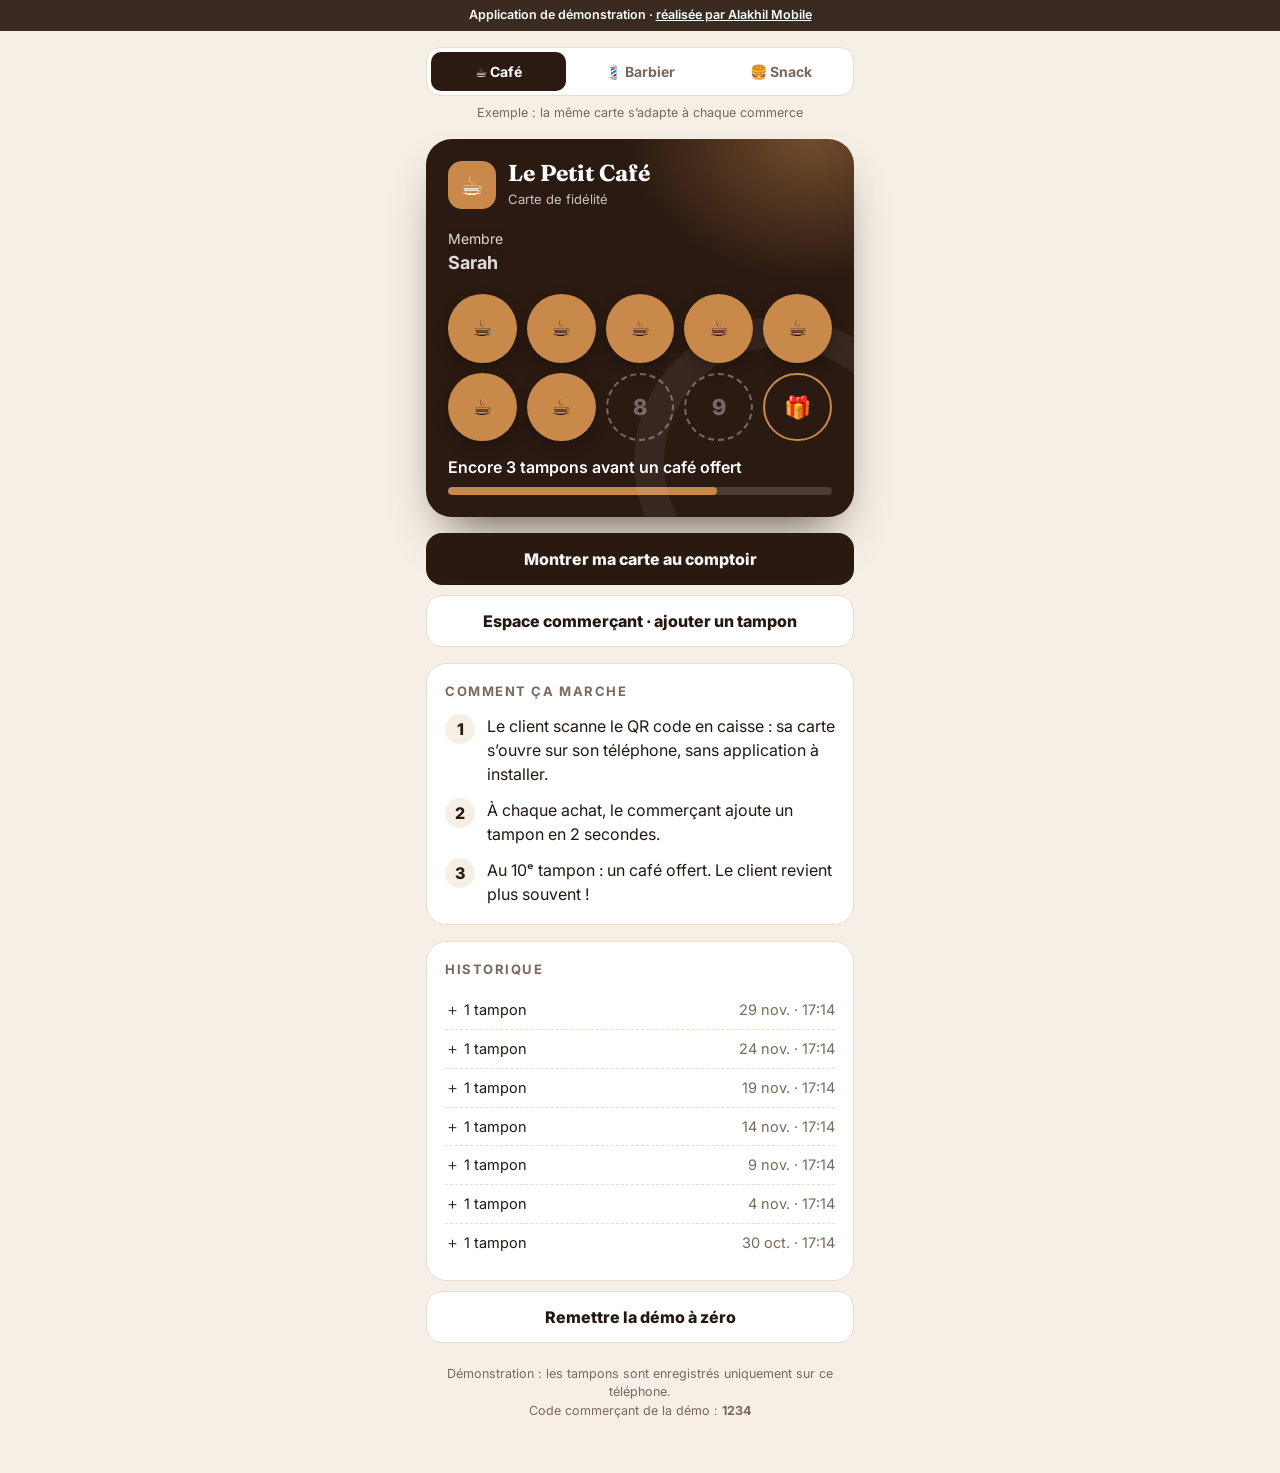
<file: fidelite/index.html>
<!doctype html>
<html lang="fr">
<head>
<meta charset="utf-8">
<meta name="viewport" content="width=device-width, initial-scale=1, viewport-fit=cover">
<title>Carte de fidélité digitale (démo)</title>
<meta name="robots" content="noindex, nofollow">
<meta name="theme-color" content="#2b1a12">
<link rel="preconnect" href="https://fonts.googleapis.com">
<link rel="preconnect" href="https://fonts.gstatic.com" crossorigin>
<link href="https://fonts.googleapis.com/css2?family=Fraunces:opsz,wght@9..144,600;9..144,800&family=Inter:wght@400;500;600;700;800&display=swap" rel="stylesheet">
<style>
  :root { --a: #2b1a12; --b: #c8894a; --c: #f6efe6; --ink: #241812; --soft: #7b685c; --line: #e8dccd; --on: #fff; }
  body[data-theme=barbier] { --a: #141210; --b: #d9a95b; --c: #f1ece3; --ink: #1c1915; --soft: #776b5b; --line: #e2d8c6; }
  body[data-theme=snack] { --a: #b3261e; --b: #f5b82e; --c: #fff4e6; --ink: #2a1510; --soft: #84655a; --line: #f1d9c3; }
  * { box-sizing: border-box; }
  body { margin: 0; font-family: 'Inter', system-ui, sans-serif; background: var(--c); color: var(--ink); line-height: 1.5; transition: background .3s; -webkit-tap-highlight-color: transparent; }
  button { font: inherit; cursor: pointer; }
  .demo { background: var(--a); color: #fff; text-align: center; font-size: 12.5px; font-weight: 600; padding: 6px 12px; opacity: .92; }
  .demo a { color: #fff; }
  .wrap { max-width: 460px; margin: 0 auto; padding: 16px 16px 40px; }
  .switch { display: flex; gap: 6px; background: #fff; border: 1px solid var(--line); border-radius: 14px; padding: 4px; margin-bottom: 18px; }
  .switch button { flex: 1; border: 0; background: none; border-radius: 10px; padding: 9px 4px; font-weight: 700; font-size: 14px; color: var(--soft); }
  .switch button.on { background: var(--a); color: #fff; }
  .switch-note { text-align: center; font-size: 12.5px; color: var(--soft); margin: -10px 0 16px; }

  .card { position: relative; overflow: hidden; border-radius: 26px; padding: 22px; color: #fff; background: radial-gradient(260px 200px at 90% 0%, color-mix(in srgb, var(--b) 45%, transparent), transparent 70%), var(--a);
    box-shadow: 0 26px 50px -22px color-mix(in srgb, var(--a) 80%, transparent); }
  .card::after { content: ''; position: absolute; right: -70px; bottom: -90px; width: 230px; height: 230px; border-radius: 50%; border: 30px solid rgba(255,255,255,.06); }
  .card-top { display: flex; align-items: center; gap: 12px; }
  .logo { width: 48px; height: 48px; border-radius: 14px; background: var(--b); display: grid; place-items: center; font-size: 26px; flex: none; }
  .card h1 { font-family: 'Fraunces', serif; font-size: 23px; margin: 0; line-height: 1.1; }
  .card small { opacity: .75; font-size: 13px; }
  .who { margin-top: 18px; font-size: 14px; opacity: .85; }
  .who b { font-size: 18px; opacity: 1; display: block; }
  .stamps { display: grid; grid-template-columns: repeat(5, 1fr); gap: 10px; margin: 18px 0 14px; position: relative; z-index: 1; }
  .stamp { aspect-ratio: 1; border-radius: 50%; border: 2px dashed rgba(255,255,255,.35); display: grid; place-items: center; font-size: 22px; color: rgba(255,255,255,.35); font-weight: 800; }
  .stamp.on { border: 0; background: var(--b); color: var(--a); box-shadow: 0 6px 14px rgba(0,0,0,.25); }
  .stamp.on.pop { animation: pop .5s cubic-bezier(.3, 1.7, .5, 1); }
  .stamp.gift { border-style: solid; border-color: var(--b); color: var(--b); }
  .stamp.gift.on { background: #fff; }
  @keyframes pop { from { transform: scale(.2) rotate(-40deg); } to { transform: none; } }
  .progress { position: relative; z-index: 1; font-weight: 600; }
  .bar { height: 8px; border-radius: 8px; background: rgba(255,255,255,.15); margin-top: 8px; overflow: hidden; }
  .bar i { display: block; height: 100%; background: var(--b); border-radius: 8px; transition: width .4s; }

  .btn { display: flex; align-items: center; justify-content: center; gap: 8px; width: 100%; min-height: 52px; border-radius: 16px; border: 0; font-weight: 800; font-size: 16px; }
  .btn-main { background: var(--a); color: #fff; margin-top: 16px; }
  .btn-alt { background: #fff; color: var(--ink); border: 1px solid var(--line); margin-top: 10px; }
  .btn-gold { background: var(--b); color: var(--a); }

  .box { background: #fff; border: 1px solid var(--line); border-radius: 20px; padding: 18px; margin-top: 16px; }
  .box h2 { font-size: 13px; letter-spacing: .12em; text-transform: uppercase; color: var(--soft); margin: 0 0 12px; }
  .steps { display: grid; gap: 12px; }
  .step { display: flex; gap: 12px; align-items: flex-start; }
  .step b { flex: none; width: 30px; height: 30px; border-radius: 50%; display: grid; place-items: center; background: var(--c); color: var(--a); font-weight: 800; }
  .hist { list-style: none; margin: 0; padding: 0; font-size: 14.5px; }
  .hist li { display: flex; justify-content: space-between; padding: 8px 0; border-bottom: 1px dashed var(--line); }
  .hist li:last-child { border: 0; }
  .hist .muted { color: var(--soft); }

  .modal { position: fixed; inset: 0; z-index: 50; background: rgba(20, 12, 8, .6); display: grid; place-items: center; padding: 20px; animation: fade .2s; }
  .modal[hidden] { display: none; }
  .sheet { background: #fff; border-radius: 26px; padding: 24px; width: min(380px, 100%); text-align: center; }
  .sheet h3 { margin: 0 0 6px; font-family: 'Fraunces', serif; font-size: 24px; }
  .sheet p { color: var(--soft); margin: 0 0 16px; }
  .qr { width: 220px; height: 220px; margin: 0 auto 10px; padding: 10px; border-radius: 18px; border: 1px solid var(--line); }
  .qr img { width: 100%; height: 100%; display: block; }
  .code { font-family: ui-monospace, monospace; font-weight: 700; letter-spacing: .1em; margin-bottom: 16px; }
  .pin { display: flex; gap: 8px; justify-content: center; margin: 8px 0 14px; }
  .pin input { width: 100%; max-width: 200px; text-align: center; font-size: 26px; letter-spacing: .5em; min-height: 56px; border-radius: 14px; border: 1px solid var(--line); }
  .err { color: #c63a2b; font-weight: 600; min-height: 22px; margin: 0 0 6px; }
  .big { font-size: 64px; line-height: 1; margin-bottom: 8px; }
  @keyframes fade { from { opacity: 0; } }
  .confetti { position: fixed; inset: 0; pointer-events: none; z-index: 60; overflow: hidden; }
  .confetti i { position: absolute; top: -20px; width: 10px; height: 14px; border-radius: 3px; animation: fall 2.2s ease-in forwards; }
  @keyframes fall { to { transform: translateY(110vh) rotate(720deg); } }
  .foot { text-align: center; font-size: 12.5px; color: var(--soft); margin-top: 22px; }
</style>
</head>
<body data-theme="cafe">
<div class="demo">Application de démonstration · <a href="../">réalisée par Alakhil Mobile</a></div>
<div class="wrap">
  <div class="switch" id="switch">
    <button data-t="cafe" class="on">☕ Café</button><button data-t="barbier">💈 Barbier</button><button data-t="snack">🍔 Snack</button>
  </div>
  <p class="switch-note">Exemple : la même carte s’adapte à chaque commerce</p>

  <div class="card">
    <div class="card-top"><div class="logo" id="logo">☕</div><div><h1 id="shop">Le Petit Café</h1><small>Carte de fidélité</small></div></div>
    <div class="who"><span>Membre</span><b id="member">Sarah</b></div>
    <div class="stamps" id="stamps"></div>
    <div class="progress" id="progress"></div>
    <div class="bar"><i id="bar"></i></div>
  </div>

  <button class="btn btn-main" id="showBtn">Montrer ma carte au comptoir</button>
  <button class="btn btn-alt" id="staffBtn">Espace commerçant · ajouter un tampon</button>

  <div class="box">
    <h2>Comment ça marche</h2>
    <div class="steps">
      <div class="step"><b>1</b><div>Le client scanne le QR code en caisse : sa carte s’ouvre sur son téléphone, sans application à installer.</div></div>
      <div class="step"><b>2</b><div>À chaque achat, le commerçant ajoute un tampon en 2 secondes.</div></div>
      <div class="step"><b>3</b><div id="stepReward">Au 10ᵉ tampon : un café offert. Le client revient plus souvent !</div></div>
    </div>
  </div>

  <div class="box"><h2>Historique</h2><ul class="hist" id="hist"></ul></div>
  <button class="btn btn-alt" id="resetBtn">Remettre la démo à zéro</button>
  <p class="foot">Démonstration : les tampons sont enregistrés uniquement sur ce téléphone.<br>Code commerçant de la démo : <b>1234</b></p>
</div>

<div class="modal" id="mShow" hidden><div class="sheet">
  <h3 id="mShop">Le Petit Café</h3><p>Présentez ce code au commerçant</p>
  <div class="qr"><img src="qr.svg" alt="QR code de la carte"></div>
  <div class="code">N° 2048-731</div>
  <button class="btn btn-main" data-close>Fermer</button>
</div></div>

<div class="modal" id="mStaff" hidden><div class="sheet">
  <h3>Espace commerçant</h3><p>Entrez votre code pour ajouter un tampon</p>
  <div class="pin"><input id="pin" inputmode="numeric" maxlength="4" autocomplete="off" placeholder="••••"></div>
  <p class="err" id="pinErr"></p>
  <button class="btn btn-main" id="addBtn">+ Ajouter un tampon</button>
  <button class="btn btn-alt" data-close>Annuler</button>
</div></div>

<div class="modal" id="mWin" hidden><div class="sheet">
  <div class="big" id="winIcon">🎉</div><h3>Félicitations !</h3><p id="winText">Votre café est offert</p>
  <button class="btn btn-gold" id="useBtn">Utiliser ma récompense</button>
</div></div>

<script>
(function () {
  const THEMES = {
    cafe: { shop: 'Le Petit Café', icon: '☕', member: 'Sarah', total: 10, reward: 'un café offert', win: 'votre café est offert' },
    barbier: { shop: 'Maison Barber', icon: '💈', member: 'Thomas', total: 8, reward: 'une coupe offerte', win: 'votre prochaine coupe est offerte' },
    snack: { shop: 'Snack du Coin', icon: '🍔', member: 'Yanis', total: 10, reward: 'un menu offert', win: 'votre menu est offert' }
  };
  const KEY = 'demo-fidelite-v1';
  const $ = (s) => document.querySelector(s);
  let data;
  try { data = JSON.parse(localStorage.getItem(KEY)) || {}; } catch (e) { data = {}; }
  let theme = data.theme || 'cafe';
  const save = () => { try { localStorage.setItem(KEY, JSON.stringify(data)); } catch (e) {} };
  const st = () => (data[theme] = data[theme] || seed(theme));
  function seed(t) {
    const n = t === 'barbier' ? 5 : 7, out = [];
    for (let i = n; i > 0; i--) { const d = new Date(); d.setDate(d.getDate() - i * 5); out.push({ type: 'stamp', date: d.toISOString() }); }
    return { stamps: n, history: out };
  }
  const fmt = (iso) => new Date(iso).toLocaleDateString('fr-FR', { day: 'numeric', month: 'short' }) + ' · ' + new Date(iso).toLocaleTimeString('fr-FR', { hour: '2-digit', minute: '2-digit' });

  function render(popIndex) {
    const T = THEMES[theme], s = st();
    document.body.dataset.theme = theme;
    document.querySelectorAll('#switch button').forEach((b) => b.classList.toggle('on', b.dataset.t === theme));
    $('#shop').textContent = T.shop; $('#mShop').textContent = T.shop; $('#logo').textContent = T.icon; $('#member').textContent = T.member;
    $('#stamps').innerHTML = Array.from({ length: T.total }, (_, i) => {
      const on = i < s.stamps, last = i === T.total - 1;
      return `<div class="stamp ${on ? 'on' : ''} ${last ? 'gift' : ''} ${i === popIndex ? 'pop' : ''}">${on ? T.icon : last ? '🎁' : i + 1}</div>`;
    }).join('');
    const left = T.total - s.stamps;
    $('#progress').textContent = left > 0 ? `Encore ${left} tampon${left > 1 ? 's' : ''} avant ${T.reward}` : `Bravo : ${T.reward} !`;
    $('#bar').style.width = (s.stamps / T.total * 100) + '%';
    $('#stepReward').textContent = `Au ${T.total}ᵉ tampon : ${T.reward}. Le client revient plus souvent !`;
    $('#hist').innerHTML = s.history.slice().reverse().slice(0, 12).map((h) =>
      `<li><span>${h.type === 'reward' ? '🎁 Récompense utilisée' : '＋ 1 tampon'}</span><span class="muted">${fmt(h.date)}</span></li>`).join('') || '<li class="muted">Aucun passage</li>';
  }

  const open = (id) => { $(id).hidden = false; };
  const close = () => document.querySelectorAll('.modal').forEach((m) => { m.hidden = true; });
  document.querySelectorAll('[data-close]').forEach((b) => b.onclick = close);
  document.querySelectorAll('.modal').forEach((m) => m.addEventListener('click', (e) => { if (e.target === m) close(); }));

  document.querySelectorAll('#switch button').forEach((b) => b.onclick = () => { theme = b.dataset.t; data.theme = theme; save(); render(); });
  $('#showBtn').onclick = () => open('#mShow');
  $('#staffBtn').onclick = () => { $('#pin').value = data.pinOk ? '1234' : ''; $('#pinErr').textContent = ''; open('#mStaff'); setTimeout(() => $('#pin').focus(), 50); };
  $('#addBtn').onclick = () => {
    if ($('#pin').value !== '1234') { $('#pinErr').textContent = 'Code incorrect (démo : 1234)'; return; }
    data.pinOk = true;
    const T = THEMES[theme], s = st();
    if (s.stamps >= T.total) { close(); win(); return; }
    s.stamps += 1; s.history.push({ type: 'stamp', date: new Date().toISOString() }); save();
    close(); render(s.stamps - 1);
    if (navigator.vibrate) navigator.vibrate(30);
    if (s.stamps >= T.total) setTimeout(win, 600);
  };
  function win() {
    const T = THEMES[theme];
    $('#winIcon').textContent = '🎉'; $('#winText').textContent = `${T.shop} : ${T.win} !`;
    open('#mWin');
    const c = document.createElement('div'); c.className = 'confetti';
    const cols = ['#f5b82e', '#c8894a', '#e8573f', '#3fa36b', '#4a7fd6'];
    c.innerHTML = Array.from({ length: 60 }, () => `<i style="left:${Math.random() * 100}%;background:${cols[Math.floor(Math.random() * cols.length)]};animation-delay:${Math.random() * .8}s"></i>`).join('');
    document.body.appendChild(c); setTimeout(() => c.remove(), 3200);
  }
  $('#useBtn').onclick = () => { const s = st(); s.stamps = 0; s.history.push({ type: 'reward', date: new Date().toISOString() }); save(); close(); render(); };
  $('#resetBtn').onclick = () => { data[theme] = seed(theme); save(); render(); };
  render();
})();
</script>
</body>
</html>
</file>
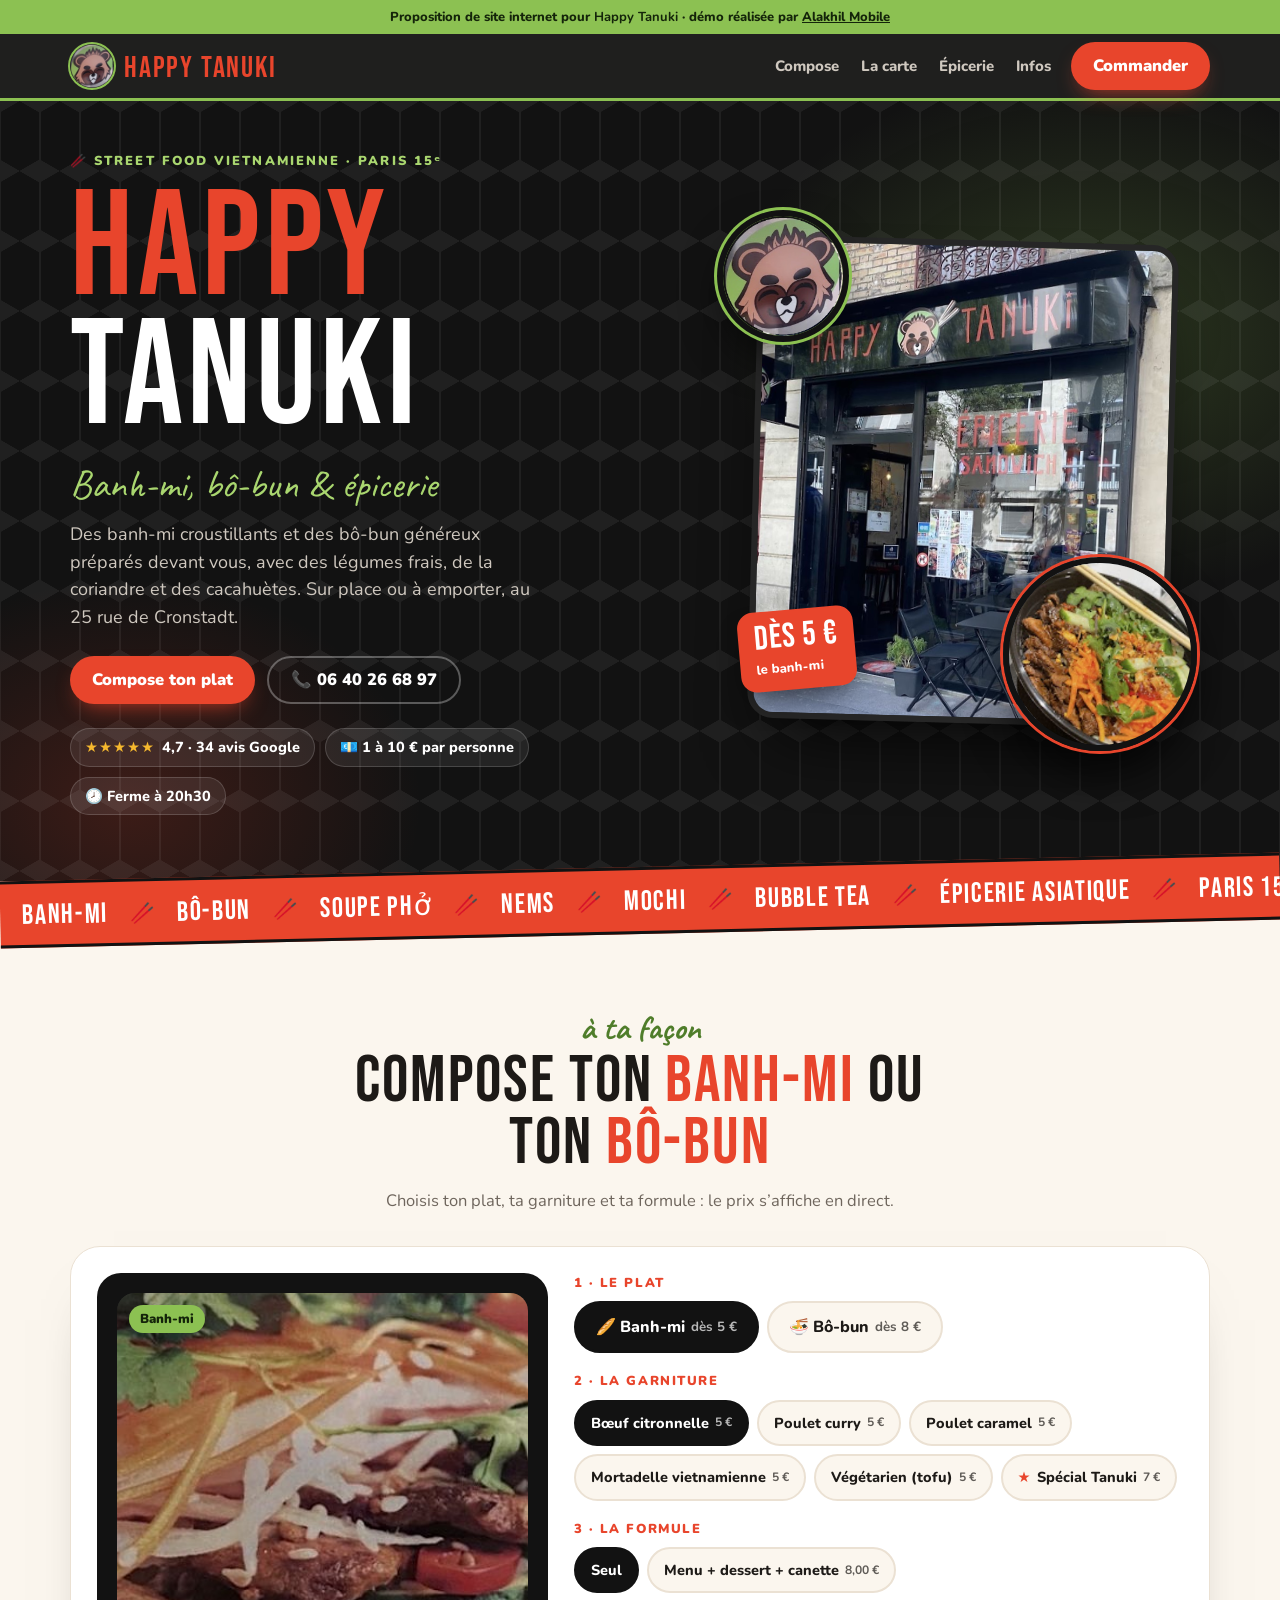
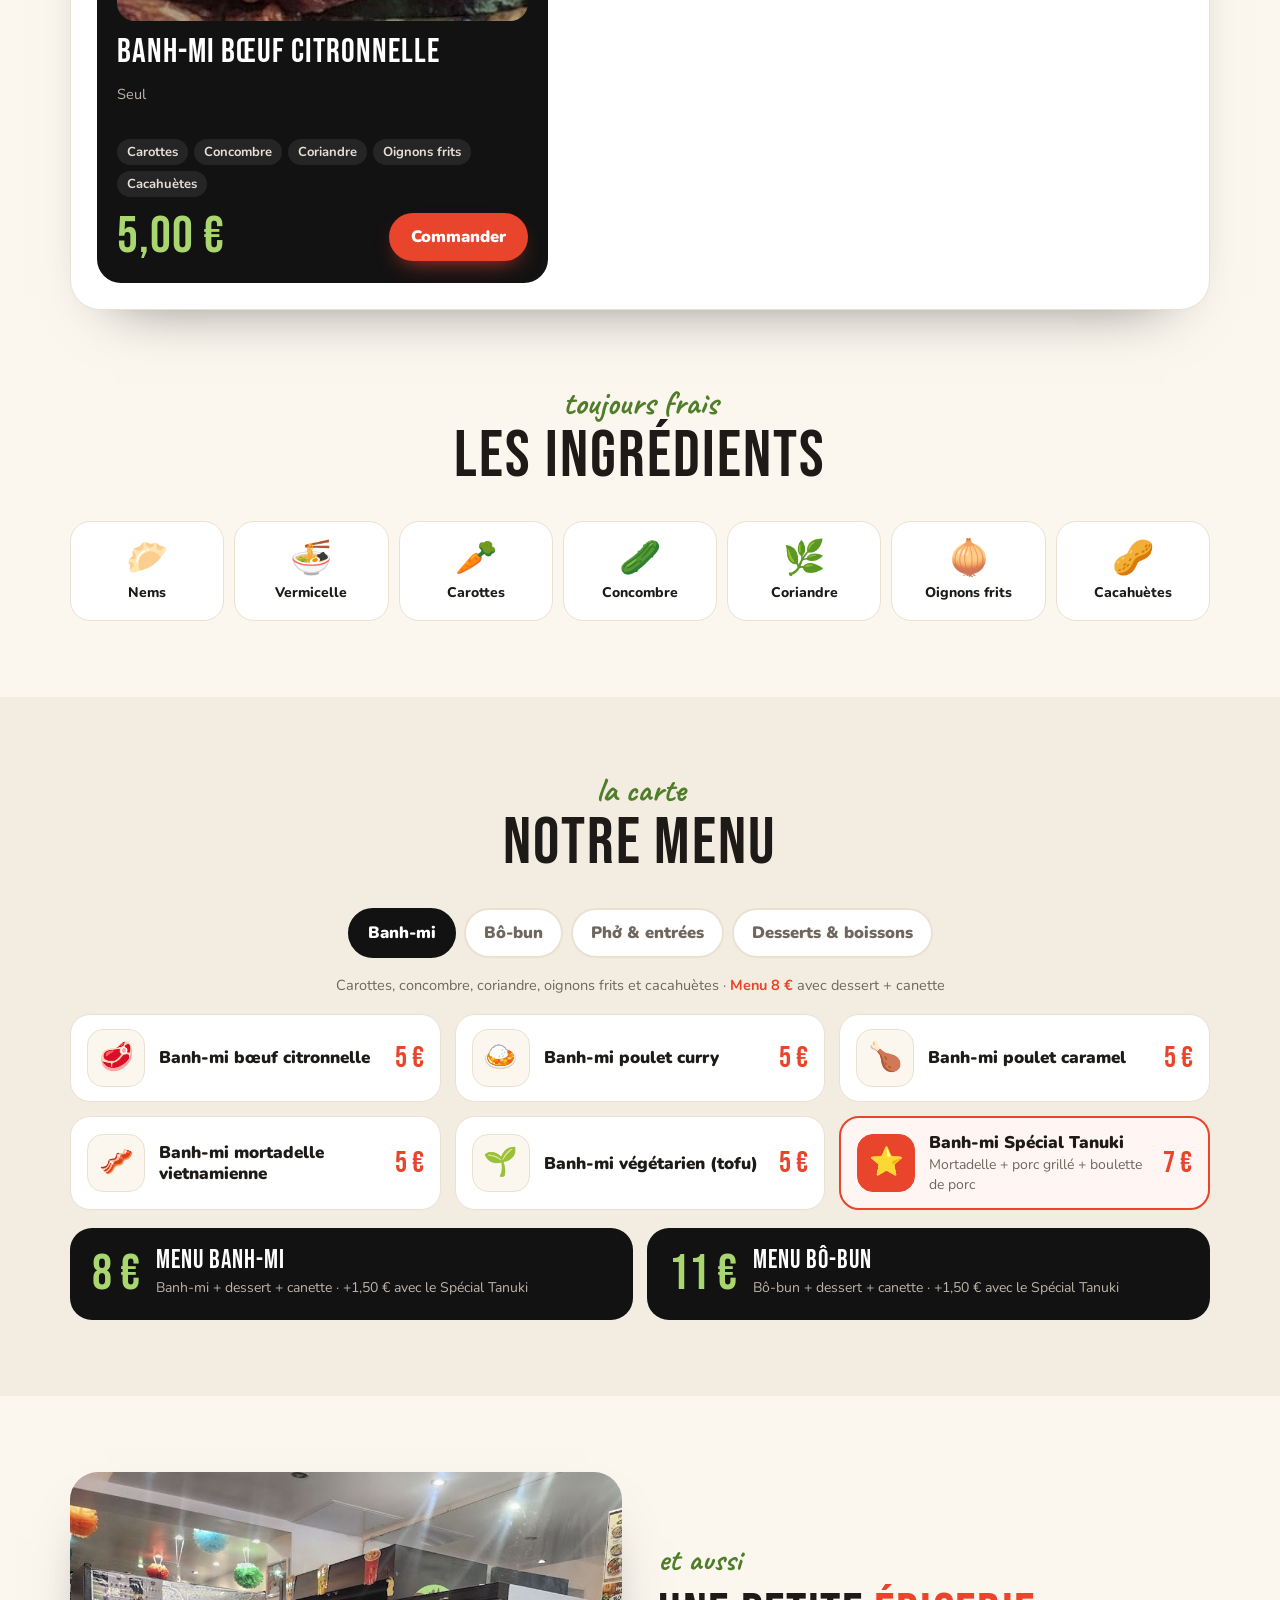
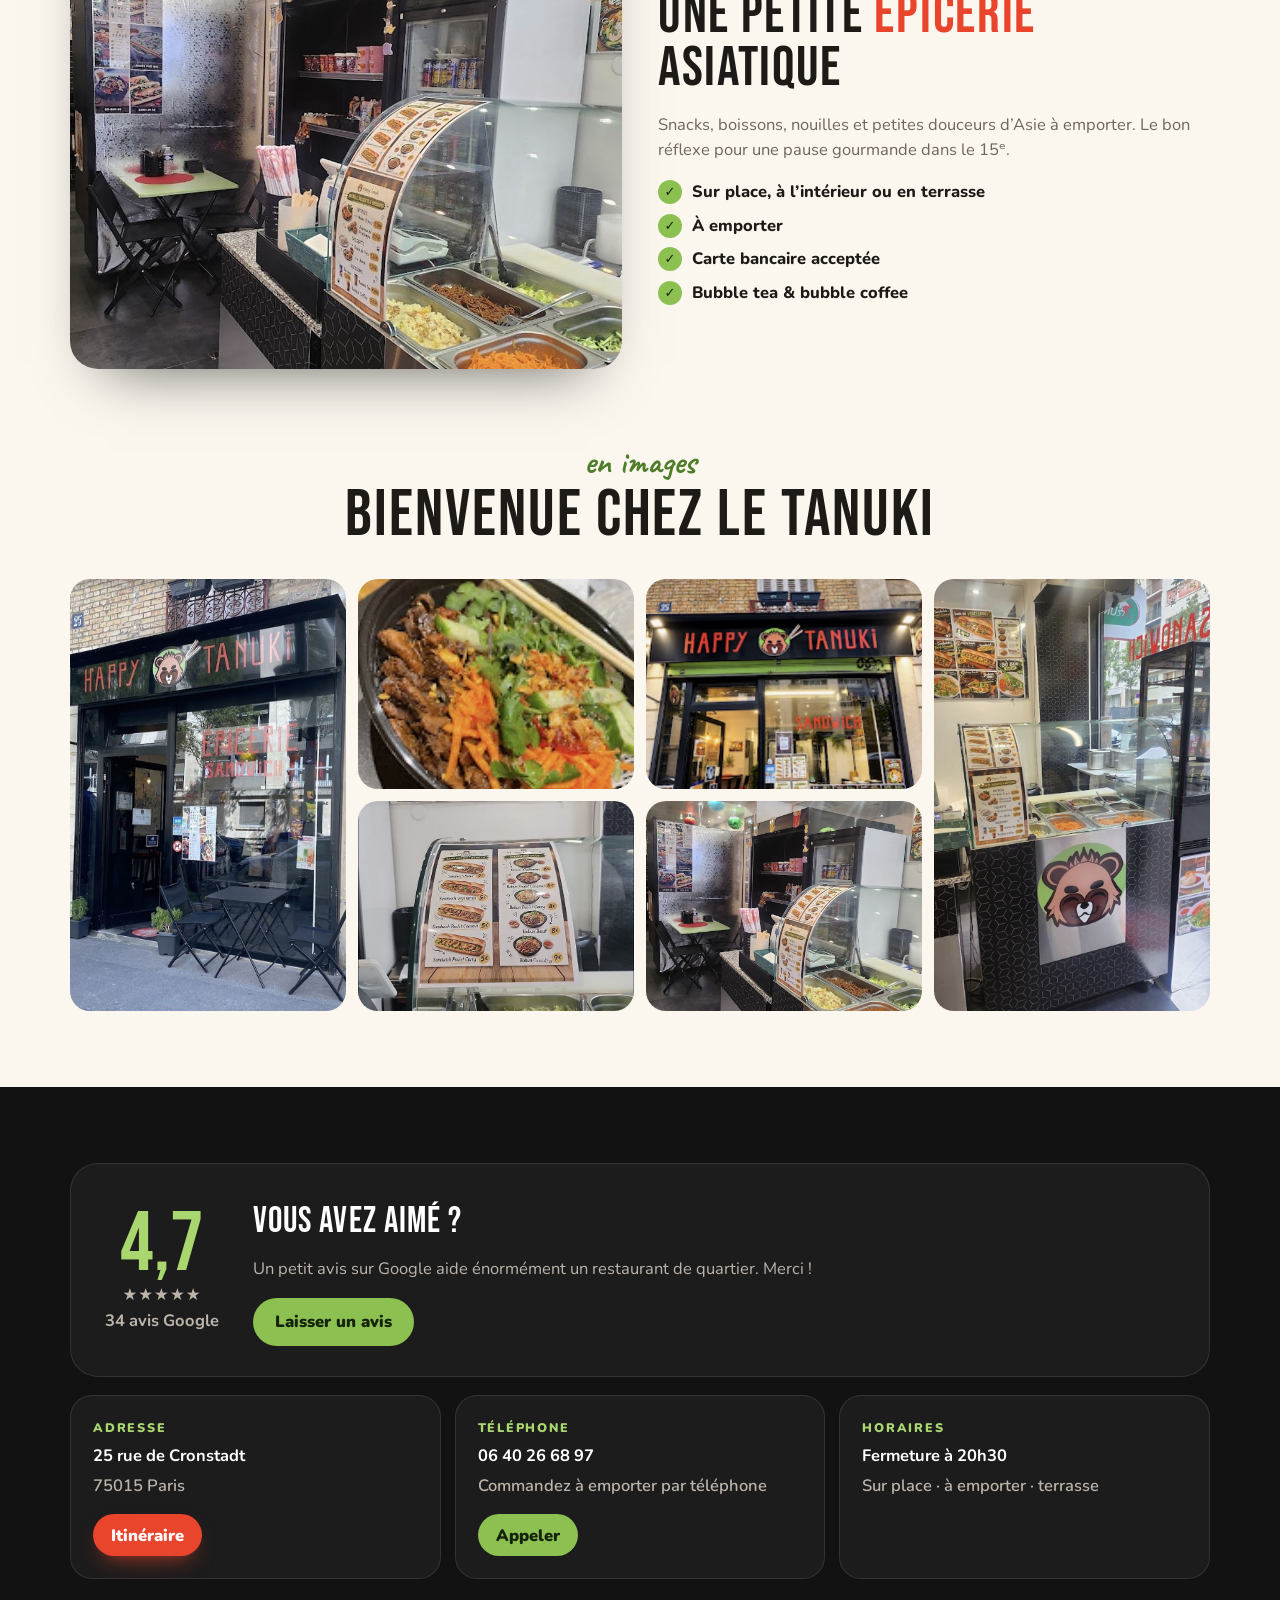
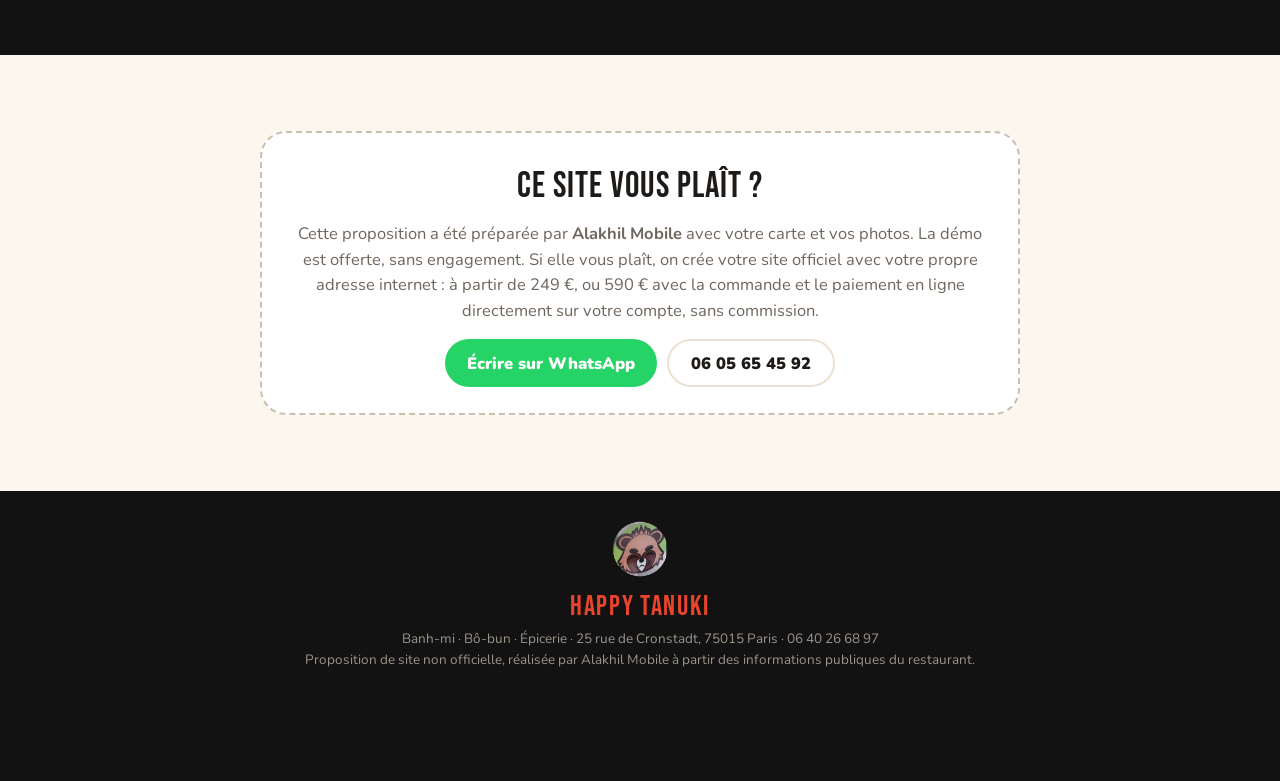
<file: happy-tanuki/index.html>
<!doctype html>
<html lang="fr">
<head>
<meta charset="utf-8">
<meta name="viewport" content="width=device-width, initial-scale=1, viewport-fit=cover">
<title>Happy Tanuki · Banh-mi &amp; Bô-bun, Paris 15ᵉ (proposition de site)</title>
<meta name="description" content="Proposition de site internet pour Happy Tanuki, banh-mi, bô-bun et épicerie asiatique au 25 rue de Cronstadt, Paris 15ᵉ.">
<meta name="robots" content="noindex, nofollow">
<meta name="theme-color" content="#121212">
<link rel="icon" href="img/tanuki.png" type="image/png">
<link rel="preconnect" href="https://fonts.googleapis.com">
<link rel="preconnect" href="https://fonts.gstatic.com" crossorigin>
<link href="https://fonts.googleapis.com/css2?family=Bebas+Neue&family=Nunito:wght@400;600;700;800;900&family=Caveat:wght@700&display=swap" rel="stylesheet">
<style>
  :root {
    --black: #121212; --black-2: #1c1c1c; --black-3: #262626;
    --red: #e8452c; --red-2: #ff6a4d; --green: #8cc152; --green-2: #a9d66f; --green-dark: #4f7d2a;
    --cream: #fbf6ee; --paper: #fff; --ink: #1d1a17; --soft: #6f665d; --line: #ebe1d3; --wood: #c69c6d;
  }
  * { box-sizing: border-box; }
  html { scroll-behavior: smooth; scroll-padding-top: 72px; }
  body { margin: 0; font-family: 'Nunito', system-ui, sans-serif; font-size: 16.5px; line-height: 1.55; color: var(--ink); background: var(--cream); -webkit-font-smoothing: antialiased; }
  main { overflow-x: clip; }
  a { color: inherit; }
  img { max-width: 100%; display: block; }
  button { font: inherit; color: inherit; cursor: pointer; }
  .wrap { width: min(1140px, 100% - 32px); margin: 0 auto; }
  .bebas { font-family: 'Bebas Neue', Impact, sans-serif; font-weight: 400; letter-spacing: .02em; }
  .hand { font-family: 'Caveat', cursive; font-weight: 700; color: var(--green-dark); }

  .pitch { background: var(--green); color: #14240a; text-align: center; font-size: 13px; font-weight: 800; padding: 7px 12px; }
  .pitch a { color: #14240a; }

  header { position: sticky; top: 0; z-index: 30; background: rgba(18, 18, 18, .94); backdrop-filter: blur(10px); -webkit-backdrop-filter: blur(10px); border-bottom: 3px solid var(--green); }
  .nav { height: 64px; display: flex; align-items: center; gap: 20px; }
  .brand { display: flex; align-items: center; gap: 10px; text-decoration: none; color: #fff; }
  .brand img { width: 44px; height: 44px; border-radius: 50%; box-shadow: 0 0 0 2px var(--green); }
  .brand b { font-family: 'Bebas Neue', sans-serif; font-weight: 400; font-size: 30px; letter-spacing: .06em; color: var(--red); line-height: 1; padding-top: 3px; white-space: nowrap; }
  .links { display: flex; gap: 22px; margin-left: auto; }
  .links a { text-decoration: none; font-weight: 800; color: #cfc8bf; font-size: 15px; }
  .links a:hover { color: var(--green-2); }
  .btn { display: inline-flex; align-items: center; justify-content: center; gap: 8px; min-height: 48px; padding: 0 22px; border-radius: 999px; border: 0; font-weight: 900; text-decoration: none; white-space: nowrap; transition: transform .15s, box-shadow .2s, background .2s; }
  .btn:active { transform: scale(.97); }
  .btn-red { background: var(--red); color: #fff; box-shadow: 0 10px 22px -10px rgba(232, 69, 44, .8); }
  .btn-red:hover { background: #f05238; }
  .btn-green { background: var(--green); color: #14240a; }
  .btn-ghost { background: transparent; color: #fff; border: 2px solid rgba(255,255,255,.3); }
  .btn-line { background: #fff; color: var(--ink); border: 2px solid var(--line); }

  /* Hero */
  .hero { position: relative; background: var(--black); color: #fff; overflow: hidden; padding: 46px 0 66px; }
  .hero::before { content: ''; position: absolute; inset: 0; background: radial-gradient(520px 380px at 85% 30%, rgba(140, 193, 82, .22), transparent 70%), radial-gradient(420px 320px at 10% 90%, rgba(232, 69, 44, .2), transparent 70%); }
  .hero::after { content: ''; position: absolute; inset: 0; opacity: .06; background-image: linear-gradient(30deg, #fff 12%, transparent 12.5%, transparent 87%, #fff 87.5%, #fff), linear-gradient(150deg, #fff 12%, transparent 12.5%, transparent 87%, #fff 87.5%, #fff), linear-gradient(90deg, #fff 2%, transparent 2.5%, transparent 97%, #fff 97.5%, #fff); background-size: 40px 70px; }
  .hero .wrap { position: relative; z-index: 1; display: grid; grid-template-columns: 1.1fr .9fr; gap: 40px; align-items: center; }
  .eyebrow { display: inline-flex; align-items: center; gap: 8px; font-size: 13px; font-weight: 900; letter-spacing: .16em; text-transform: uppercase; color: var(--green-2); }
  .hero h1 { margin: 12px 0 0; font-family: 'Bebas Neue', sans-serif; font-weight: 400; font-size: clamp(76px, 13vw, 150px); line-height: .86; letter-spacing: .03em; color: var(--red); }
  .hero h1 span { color: #fff; display: block; }
  .hero .sub { font-family: 'Caveat', cursive; font-size: clamp(28px, 4vw, 40px); color: var(--green-2); margin: 10px 0 6px; }
  .lead { color: #cfc8bf; font-size: 18px; max-width: 480px; margin: 0 0 24px; }
  .cta { display: flex; gap: 12px; flex-wrap: wrap; }
  .chips { display: flex; gap: 10px; flex-wrap: wrap; margin-top: 24px; }
  .chip { display: inline-flex; align-items: center; gap: 7px; background: rgba(255,255,255,.08); border: 1px solid rgba(255,255,255,.16); border-radius: 999px; padding: 7px 14px; font-size: 14.5px; font-weight: 800; text-decoration: none; color: #fff; }
  .stars { color: #f5b82e; letter-spacing: 1px; }
  .visual { position: relative; justify-self: center; width: min(420px, 100%); }
  .visual .main { border-radius: 26px; overflow: hidden; aspect-ratio: 4 / 4.6; border: 6px solid var(--black-3); box-shadow: 0 40px 70px -30px rgba(0,0,0,.9); transform: rotate(1.5deg); }
  .visual .main img { width: 100%; height: 100%; object-fit: cover; }
  .visual .logo { position: absolute; left: -30px; top: -24px; width: 120px; height: 120px; border-radius: 50%; box-shadow: 0 0 0 6px var(--black), 0 0 0 9px var(--green), 0 20px 40px rgba(0,0,0,.6); animation: wob 6s ease-in-out infinite; }
  .visual .food { position: absolute; right: -24px; bottom: -28px; width: 46%; aspect-ratio: 1; border-radius: 50%; overflow: hidden; border: 6px solid var(--black); box-shadow: 0 0 0 3px var(--red), 0 24px 40px rgba(0,0,0,.6); animation: wob 6s ease-in-out -3s infinite; }
  .visual .food img { width: 100%; height: 100%; object-fit: cover; }
  .price-tag { position: absolute; left: -14px; bottom: 34px; background: var(--red); color: #fff; padding: 10px 16px; border-radius: 16px; transform: rotate(-5deg); box-shadow: 0 16px 30px -12px rgba(0,0,0,.7); }
  .price-tag b { display: block; font-family: 'Bebas Neue', sans-serif; font-weight: 400; font-size: 34px; line-height: 1; letter-spacing: .03em; }
  .price-tag span { font-weight: 800; font-size: 13px; }
  @keyframes wob { 50% { translate: 0 -10px; rotate: 3deg; } }

  .marquee { background: var(--red); color: #fff; overflow: hidden; transform: rotate(-1.3deg); margin-top: -14px; position: relative; z-index: 2; border-top: 3px solid var(--black); border-bottom: 3px solid var(--black); }
  .track { display: flex; width: max-content; animation: mq 30s linear infinite; padding: 10px 0 8px; }
  .track span { font-family: 'Bebas Neue', sans-serif; font-size: 28px; letter-spacing: .06em; padding: 0 22px; white-space: nowrap; }
  .track i { font-style: normal; align-self: center; font-size: 20px; }
  @keyframes mq { to { transform: translateX(-50%); } }

  section { padding: 76px 0; }
  .sh { text-align: center; max-width: 660px; margin: 0 auto 32px; }
  .sh .hand { font-size: 34px; display: block; line-height: 1; }
  .sh h2 { font-family: 'Bebas Neue', sans-serif; font-weight: 400; font-size: clamp(44px, 7vw, 66px); line-height: .95; letter-spacing: .03em; margin: 6px 0 0; }
  .sh h2 em { font-style: normal; color: var(--red); }
  .sh p { color: var(--soft); margin: 12px 0 0; }

  /* Builder */
  .builder { display: grid; grid-template-columns: .85fr 1.15fr; gap: 26px; background: var(--paper); border: 1px solid var(--line); border-radius: 30px; padding: 26px; box-shadow: 0 30px 60px -44px rgba(0,0,0,.6); }
  .preview { background: var(--black); color: #fff; border-radius: 24px; padding: 20px; display: flex; flex-direction: column; gap: 14px; }
  .preview .pic { border-radius: 18px; overflow: hidden; aspect-ratio: 4 / 3.2; background: var(--black-3); position: relative; }
  .preview .pic img { width: 100%; height: 100%; object-fit: cover; transition: opacity .3s; }
  .preview .pic .badge { position: absolute; left: 12px; top: 12px; background: var(--green); color: #14240a; font-weight: 900; font-size: 13px; padding: 4px 11px; border-radius: 99px; }
  .preview b.name { font-family: 'Bebas Neue', sans-serif; font-weight: 400; font-size: 34px; letter-spacing: .03em; line-height: 1; }
  .preview .sum { color: #bdb5ab; font-size: 14.5px; min-height: 42px; }
  .preview .ing { display: flex; flex-wrap: wrap; gap: 6px; }
  .preview .ing span { background: rgba(255,255,255,.08); border-radius: 99px; padding: 3px 10px; font-size: 13px; font-weight: 700; color: #e6dfd6; }
  .preview .bottom { display: flex; align-items: center; justify-content: space-between; gap: 12px; margin-top: auto; }
  .preview .price { font-family: 'Bebas Neue', sans-serif; font-size: 52px; line-height: 1; color: var(--green-2); letter-spacing: .02em; }
  .price.pop { animation: pop .4s cubic-bezier(.3, 1.6, .5, 1); }
  @keyframes pop { 40% { transform: scale(1.2); } }
  .step { margin-bottom: 18px; }
  .step > b { display: block; font-size: 13px; font-weight: 900; letter-spacing: .12em; text-transform: uppercase; color: var(--red); margin-bottom: 8px; }
  .opts { display: flex; flex-wrap: wrap; gap: 8px; }
  .opt { position: relative; }
  .opt input { position: absolute; opacity: 0; inset: 0; margin: 0; cursor: pointer; }
  .opt > span { display: inline-flex; align-items: center; gap: 6px; padding: 10px 15px; border-radius: 999px; border: 2px solid var(--line); background: var(--cream); font-weight: 800; font-size: 14.5px; transition: background .15s, border-color .15s, color .15s; }
  .opt small { font-weight: 700; opacity: .7; }
  .opt input:checked + span { background: var(--black); border-color: var(--black); color: #fff; }
  .opt input:focus-visible + span { outline: 3px solid var(--green); outline-offset: 2px; }
  .opt.big span { padding: 12px 20px; font-size: 16px; }
  .star { color: var(--red); }
  .opt input:checked + span .star { color: var(--green-2); }

  /* Menu */
  .tabs { display: flex; gap: 8px; justify-content: center; flex-wrap: wrap; margin-bottom: 16px; }
  .tabs button { border: 2px solid var(--line); background: #fff; border-radius: 999px; padding: 10px 18px; font-weight: 900; color: var(--soft); }
  .tabs button.on { background: var(--black); border-color: var(--black); color: #fff; }
  .note { text-align: center; color: var(--soft); font-size: 14.5px; margin: 0 0 18px; }
  .note b { color: var(--red); }
  .grid { display: grid; grid-template-columns: repeat(auto-fill, minmax(300px, 1fr)); gap: 14px; }
  .item { display: flex; gap: 14px; align-items: center; background: #fff; border: 1px solid var(--line); border-radius: 20px; padding: 14px 16px; transition: transform .2s, box-shadow .2s; }
  .item:hover { transform: translateY(-3px); box-shadow: 0 16px 30px -22px rgba(0,0,0,.5); }
  .item .ic { width: 58px; height: 58px; flex: none; border-radius: 16px; background: var(--cream); display: grid; place-items: center; font-size: 28px; border: 1px solid var(--line); }
  .item .txt { flex: 1; min-width: 0; }
  .item b { display: block; font-weight: 900; font-size: 17px; line-height: 1.25; }
  .item p { margin: 2px 0 0; color: var(--soft); font-size: 14px; line-height: 1.4; }
  .item .pr { flex: none; font-family: 'Bebas Neue', sans-serif; font-size: 30px; color: var(--red); line-height: 1; }
  .item.special { border: 2px solid var(--red); background: #fff6f3; }
  .item.special .ic { background: var(--red); border-color: var(--red); }
  .menus { display: grid; grid-template-columns: 1fr 1fr; gap: 14px; margin-top: 18px; }
  .formule { background: var(--black); color: #fff; border-radius: 22px; padding: 20px 22px; display: flex; align-items: center; gap: 16px; }
  .formule .p { white-space: nowrap; flex: none; font-family: 'Bebas Neue', sans-serif; font-size: 50px; color: var(--green-2); line-height: 1; }
  .formule b { font-family: 'Bebas Neue', sans-serif; font-weight: 400; font-size: 26px; letter-spacing: .04em; display: block; line-height: 1; }
  .formule span { color: #bdb5ab; font-size: 14px; }

  /* Ingredients */
  .ingredients { display: grid; grid-template-columns: repeat(7, 1fr); gap: 10px; }
  .ingr { text-align: center; background: #fff; border: 1px solid var(--line); border-radius: 20px; padding: 16px 8px; }
  .ingr span { font-size: 34px; display: block; line-height: 1.2; }
  .ingr b { font-size: 14px; font-weight: 800; }

  /* Feature split */
  .split { display: grid; grid-template-columns: 1fr 1fr; gap: 36px; align-items: center; }
  .split .ph { border-radius: 28px; overflow: hidden; aspect-ratio: 4 / 3.6; box-shadow: 0 30px 60px -36px rgba(0,0,0,.7); }
  .split .ph img { width: 100%; height: 100%; object-fit: cover; }
  .split h3 { font-family: 'Bebas Neue', sans-serif; font-weight: 400; font-size: clamp(40px, 5.6vw, 56px); line-height: .95; letter-spacing: .03em; margin: 4px 0 12px; }
  .split h3 em { font-style: normal; color: var(--red); }
  .split p { color: var(--soft); }
  .ticks { list-style: none; padding: 0; margin: 14px 0 0; display: grid; gap: 8px; }
  .ticks li { display: flex; gap: 10px; align-items: center; font-weight: 800; }
  .ticks li::before { content: '✓'; flex: none; width: 24px; height: 24px; border-radius: 50%; background: var(--green); color: #14240a; display: grid; place-items: center; font-size: 13px; font-weight: 900; }

  /* Gallery */
  .gallery { display: grid; grid-template-columns: repeat(4, 1fr); grid-auto-rows: 210px; gap: 12px; }
  .gallery button { border: 0; padding: 0; border-radius: 20px; overflow: hidden; cursor: zoom-in; background: var(--black-3); }
  .gallery img { width: 100%; height: 100%; object-fit: cover; transition: transform .5s; }
  .gallery button:hover img { transform: scale(1.06); }
  .gallery .t { grid-row: span 2; }

  /* Reviews + info */
  .dark { background: var(--black); color: #fff; }
  .rev { display: flex; gap: 34px; align-items: center; background: var(--black-2); border: 1px solid rgba(255,255,255,.1); border-radius: 28px; padding: 30px 34px; }
  .rev .score { text-align: center; flex: none; }
  .rev .score b { font-family: 'Bebas Neue', sans-serif; font-weight: 400; font-size: 84px; line-height: .9; color: var(--green-2); display: block; }
  .rev .score span { color: #bdb5ab; font-weight: 700; }
  .rev h3 { font-family: 'Bebas Neue', sans-serif; font-weight: 400; font-size: 36px; letter-spacing: .03em; margin: 0 0 6px; }
  .rev p { color: #bdb5ab; margin: 0 0 16px; }
  .info { display: grid; grid-template-columns: repeat(3, 1fr); gap: 14px; margin-top: 18px; }
  .card { background: var(--black-2); border: 1px solid rgba(255,255,255,.1); border-radius: 22px; padding: 22px; }
  .card small { display: block; font-size: 12.5px; font-weight: 900; letter-spacing: .14em; text-transform: uppercase; color: var(--green-2); margin-bottom: 6px; }
  .card p { margin: 0 0 4px; font-weight: 700; }
  .card .muted { color: #bdb5ab; font-weight: 600; }
  .card .btn { margin-top: 12px; min-height: 42px; padding: 0 18px; }

  .alakhil { max-width: 760px; margin: 0 auto; text-align: center; border: 2px dashed #cbbfae; border-radius: 26px; padding: 26px; background: #fff; }
  .alakhil h3 { font-family: 'Bebas Neue', sans-serif; font-weight: 400; font-size: 36px; letter-spacing: .03em; margin: 0 0 6px; }
  .alakhil p { color: var(--soft); margin: 0 0 16px; }
  .alakhil .row { display: flex; gap: 10px; justify-content: center; flex-wrap: wrap; }
  .wa { background: #25d366; color: #fff; }

  footer { background: var(--black); color: #9c948a; text-align: center; font-size: 13.5px; padding: 30px 16px 110px; }
  footer img { width: 56px; height: 56px; border-radius: 50%; margin: 0 auto 8px; }
  footer b { color: var(--red); font-family: 'Bebas Neue', sans-serif; font-weight: 400; font-size: 28px; letter-spacing: .06em; display: block; }

  .mbar { display: none; }
  dialog { border: 0; padding: 0; background: transparent; max-width: min(430px, calc(100% - 24px)); width: 100%; }
  dialog::backdrop { background: rgba(10, 10, 10, .7); backdrop-filter: blur(4px); -webkit-backdrop-filter: blur(4px); }
  dialog[open] { animation: dlg .25s ease-out; }
  @keyframes dlg { from { opacity: 0; transform: translateY(14px) scale(.97); } }
  .box { background: #fff; border-radius: 26px; padding: 26px 22px 22px; text-align: center; position: relative; }
  .box .x { position: absolute; top: 12px; right: 12px; width: 38px; height: 38px; border-radius: 50%; border: 0; background: var(--cream); font-size: 22px; line-height: 1; }
  .box img.lg { width: 76px; height: 76px; border-radius: 50%; margin: 0 auto; box-shadow: 0 0 0 5px rgba(140,193,82,.3); }
  .box h3 { font-family: 'Bebas Neue', sans-serif; font-weight: 400; font-size: 34px; letter-spacing: .03em; line-height: 1; margin: 12px 0 8px; }
  .box p { color: var(--soft); margin: 0 0 16px; }
  .box .recap { background: var(--cream); border-radius: 16px; padding: 12px 14px; margin: 0 0 16px; font-weight: 800; text-align: left; }
  .box .recap b { color: var(--red); float: right; }
  .box .recap small { display: block; color: var(--soft); font-weight: 600; }
  .box .acts { display: grid; gap: 10px; }
  .lb { max-width: 94vw; }
  .lb img { max-height: 86vh; margin: 0 auto; border-radius: 16px; }

  .reveal { opacity: 0; transform: translateY(20px); transition: opacity .7s ease, transform .7s ease; }
  .reveal.in { opacity: 1; transform: none; }

  @media (max-width: 900px) {
    .links { display: none; }
    .nav .btn { margin-left: auto; min-height: 42px; padding: 0 16px; }
    .hero { padding: 28px 0 60px; }
    .hero .wrap, .builder, .split, .menus { grid-template-columns: 1fr; }
    .visual { width: min(300px, 80%); order: -1; margin: 18px auto 24px; }
    .visual .logo { width: 92px; height: 92px; left: -22px; top: -18px; }
    .ingredients { grid-template-columns: repeat(4, 1fr); }
    .gallery { grid-template-columns: 1fr 1fr; grid-auto-rows: 170px; }
    .rev { flex-direction: column; text-align: center; padding: 26px 22px; }
    .info { grid-template-columns: 1fr; }
    .split .ph { order: -1; }
    section { padding: 58px 0; }
    .builder { padding: 14px; }
    .mbar { display: grid; grid-template-columns: 1fr 1.4fr 1fr; gap: 8px; position: fixed; left: 10px; right: 10px; bottom: calc(10px + env(safe-area-inset-bottom)); z-index: 40;
      background: rgba(28, 28, 28, .96); backdrop-filter: blur(10px); -webkit-backdrop-filter: blur(10px); border: 1px solid rgba(255,255,255,.12); border-radius: 20px; padding: 8px; box-shadow: 0 16px 34px -12px rgba(0,0,0,.7); }
    .mbar a, .mbar button { display: flex; flex-direction: column; align-items: center; justify-content: center; gap: 1px; min-height: 52px; border-radius: 14px; text-decoration: none; font-size: 12.5px; font-weight: 900; color: #cfc8bf; border: 0; background: transparent; }
    .mbar span { font-size: 18px; line-height: 1.1; }
    .mbar .main { background: var(--red); color: #fff; }
  }
  @media (max-width: 560px) {
    .grid { grid-template-columns: 1fr; }
    .brand b { font-size: 26px; }
    .ingredients { grid-template-columns: repeat(4, 1fr); gap: 8px; }
    .ingr { padding: 12px 4px; border-radius: 16px; }
    .ingr span { font-size: 28px; }
    .ingr b { font-size: 12.5px; }
  }
  @media (prefers-reduced-motion: reduce) {
    *, *::before, *::after { animation: none !important; transition: none !important; }
    .reveal { opacity: 1; transform: none; }
    html { scroll-behavior: auto; }
  }
</style>
</head>
<body>
<div class="pitch">Proposition de site internet pour <b>Happy Tanuki</b> · démo réalisée par <a href="#alakhil">Alakhil Mobile</a></div>

<header>
  <div class="wrap nav">
    <a class="brand" href="#top"><img src="img/tanuki.png" alt=""><b>Happy Tanuki</b></a>
    <nav class="links"><a href="#compose">Compose</a><a href="#carte">La carte</a><a href="#epicerie">Épicerie</a><a href="#infos">Infos</a></nav>
    <button class="btn btn-red js-order">Commander</button>
  </div>
</header>

<main id="top">
  <section class="hero">
    <div class="wrap">
      <div>
        <span class="eyebrow">🥢 Street food vietnamienne · Paris 15ᵉ</span>
        <h1>Happy<span>Tanuki</span></h1>
        <p class="sub">Banh-mi, bô-bun &amp; épicerie</p>
        <p class="lead">Des banh-mi croustillants et des bô-bun généreux préparés devant vous, avec des légumes frais, de la coriandre et des cacahuètes. Sur place ou à emporter, au 25 rue de Cronstadt.</p>
        <div class="cta"><a class="btn btn-red" href="#compose">Compose ton plat</a><a class="btn btn-ghost" href="tel:+33640266897">📞 06 40 26 68 97</a></div>
        <div class="chips">
          <a class="chip" href="https://www.google.com/maps/search/?api=1&query=Happy+Tanuki+25+Rue+de+Cronstadt+75015+Paris" target="_blank" rel="noopener"><span class="stars">★★★★★</span> 4,7 · 34 avis Google</a>
          <span class="chip">💶 1 à 10 € par personne</span>
          <span class="chip">🕗 Ferme à 20h30</span>
        </div>
      </div>
      <div class="visual">
        <div class="main"><img src="img/facade.jpg" alt="La façade de Happy Tanuki, 25 rue de Cronstadt" style="object-position:50% 30%"></div>
        <img class="logo" src="img/tanuki.png" alt="">
        <div class="food"><img src="img/bobun-photo.jpg" alt="Bô-bun au bœuf"></div>
        <div class="price-tag"><b>Dès 5 €</b><span>le banh-mi</span></div>
      </div>
    </div>
  </section>

  <div class="marquee" aria-hidden="true"><div class="track" id="marquee"></div></div>

  <section id="compose">
    <div class="wrap">
      <div class="sh reveal"><span class="hand">à ta façon</span><h2>Compose ton <em>banh-mi</em> ou ton <em>bô-bun</em></h2><p>Choisis ton plat, ta garniture et ta formule : le prix s’affiche en direct.</p></div>
      <div class="builder reveal">
        <div class="preview">
          <div class="pic"><img id="bPic" src="img/banhmi.jpg" alt=""><span class="badge" id="bBadge">Banh-mi</span></div>
          <b class="name" id="bName">Banh-mi bœuf citronnelle</b>
          <div class="sum" id="bSum"></div>
          <div class="ing" id="bIng"></div>
          <div class="bottom"><span class="price" id="bPrice">5,00 €</span><button class="btn btn-red js-order" data-from="builder">Commander</button></div>
        </div>
        <div>
          <div class="step"><b>1 · Le plat</b><div class="opts" id="bDish"></div></div>
          <div class="step"><b>2 · La garniture</b><div class="opts" id="bFill"></div></div>
          <div class="step"><b>3 · La formule</b><div class="opts" id="bForm"></div></div>
          <div class="step" id="stepDessert"><b>4 · Le dessert du menu</b><div class="opts" id="bDessert"></div></div>
        </div>
      </div>
    </div>
  </section>

  <section style="padding-top:0">
    <div class="wrap">
      <div class="sh reveal"><span class="hand">toujours frais</span><h2>Les ingrédients</h2></div>
      <div class="ingredients reveal" id="ingredients"></div>
    </div>
  </section>

  <section id="carte" style="background:#f3ece1">
    <div class="wrap">
      <div class="sh reveal"><span class="hand">la carte</span><h2>Notre menu</h2></div>
      <div class="tabs" id="tabs"></div>
      <p class="note" id="tabNote"></p>
      <div class="grid" id="grid"></div>
      <div class="menus">
        <div class="formule reveal"><span class="p">8 €</span><div><b>Menu Banh-mi</b><span>Banh-mi + dessert + canette · +1,50 € avec le Spécial Tanuki</span></div></div>
        <div class="formule reveal"><span class="p">11 €</span><div><b>Menu Bô-bun</b><span>Bô-bun + dessert + canette · +1,50 € avec le Spécial Tanuki</span></div></div>
      </div>
    </div>
  </section>

  <section id="epicerie">
    <div class="wrap split">
      <div class="ph reveal"><img src="img/salle.jpg" alt="La salle et l’épicerie de Happy Tanuki" loading="lazy" style="object-position:50% 40%"></div>
      <div class="reveal">
        <span class="hand" style="font-size:32px">et aussi</span>
        <h3>Une petite <em>épicerie</em> asiatique</h3>
        <p>Snacks, boissons, nouilles et petites douceurs d’Asie à emporter. Le bon réflexe pour une pause gourmande dans le 15ᵉ.</p>
        <ul class="ticks"><li>Sur place, à l’intérieur ou en terrasse</li><li>À emporter</li><li>Carte bancaire acceptée</li><li>Bubble tea &amp; bubble coffee</li></ul>
      </div>
    </div>
  </section>

  <section style="padding-top:0">
    <div class="wrap">
      <div class="sh reveal"><span class="hand">en images</span><h2>Bienvenue chez le tanuki</h2></div>
      <div class="gallery reveal" id="gallery">
        <button class="t" data-src="img/facade.jpg"><img src="img/facade.jpg" alt="Façade" loading="lazy"></button>
        <button data-src="img/bobun-photo.jpg"><img src="img/bobun-photo.jpg" alt="Bô-bun" loading="lazy"></button>
        <button data-src="img/facade-nuit.jpg"><img src="img/facade-nuit.jpg" alt="La boutique le soir" loading="lazy"></button>
        <button class="t" data-src="img/comptoir.jpg"><img src="img/comptoir.jpg" alt="Le comptoir et le tanuki" loading="lazy"></button>
        <button data-src="img/buffet.jpg"><img src="img/buffet.jpg" alt="Les menus et les garnitures" loading="lazy"></button>
        <button data-src="img/salle.jpg"><img src="img/salle.jpg" alt="La salle" loading="lazy"></button>
      </div>
    </div>
  </section>

  <section class="dark" id="infos">
    <div class="wrap">
      <div class="rev reveal">
        <div class="score"><b>4,7</b><span class="stars">★★★★★</span><br><span>34 avis Google</span></div>
        <div>
          <h3>Vous avez aimé ?</h3>
          <p>Un petit avis sur Google aide énormément un restaurant de quartier. Merci !</p>
          <a class="btn btn-green" href="https://www.google.com/maps/search/?api=1&query=Happy+Tanuki+25+Rue+de+Cronstadt+75015+Paris" target="_blank" rel="noopener">Laisser un avis</a>
        </div>
      </div>
      <div class="info">
        <div class="card reveal"><small>Adresse</small><p>25 rue de Cronstadt</p><p class="muted">75015 Paris</p>
          <a class="btn btn-red" href="https://www.google.com/maps/search/?api=1&query=Happy+Tanuki+25+Rue+de+Cronstadt+75015+Paris" target="_blank" rel="noopener">Itinéraire</a></div>
        <div class="card reveal"><small>Téléphone</small><p>06 40 26 68 97</p><p class="muted">Commandez à emporter par téléphone</p>
          <a class="btn btn-green" href="tel:+33640266897">Appeler</a></div>
        <div class="card reveal"><small>Horaires</small><p>Fermeture à 20h30</p><p class="muted">Sur place · à emporter · terrasse</p></div>
      </div>
    </div>
  </section>

  <section id="alakhil">
    <div class="wrap">
      <div class="alakhil reveal">
        <h3>Ce site vous plaît ?</h3>
        <p>Cette proposition a été préparée par <b>Alakhil Mobile</b> avec votre carte et vos photos. La démo est offerte, sans engagement. Si elle vous plaît, on crée votre site officiel avec votre propre adresse internet : à partir de 249 €, ou 590 € avec la commande et le paiement en ligne directement sur votre compte, sans commission.</p>
        <div class="row">
          <a class="btn wa" href="https://wa.me/33605654592?text=Bonjour%20Alakhil%20Mobile%2C%20j%E2%80%99ai%20vu%20la%20proposition%20de%20site%20pour%20Happy%20Tanuki%20et%20j%E2%80%99aimerais%20en%20parler." target="_blank" rel="noopener">Écrire sur WhatsApp</a>
          <a class="btn btn-line" href="tel:+33605654592">06 05 65 45 92</a>
        </div>
      </div>
    </div>
  </section>
</main>

<footer>
  <img src="img/tanuki.png" alt="">
  <b>Happy Tanuki</b>
  Banh-mi · Bô-bun · Épicerie · 25 rue de Cronstadt, 75015 Paris · 06 40 26 68 97<br>
  Proposition de site non officielle, réalisée par Alakhil Mobile à partir des informations publiques du restaurant.
</footer>

<nav class="mbar" aria-label="Actions rapides">
  <a href="tel:+33640266897"><span>📞</span>Appeler</a>
  <button class="main js-order"><span>🥢</span>Commander</button>
  <a href="https://www.google.com/maps/search/?api=1&query=Happy+Tanuki+25+Rue+de+Cronstadt+75015+Paris" target="_blank" rel="noopener"><span>📍</span>Itinéraire</a>
</nav>

<dialog id="soon" aria-labelledby="soonTitle">
  <form method="dialog" class="box">
    <button class="x" value="close" aria-label="Fermer">×</button>
    <img class="lg" src="img/tanuki.png" alt="">
    <h3 id="soonTitle">La commande en ligne arrive bientôt !</h3>
    <div class="recap" id="recap" hidden></div>
    <p>Bientôt, vous pourrez commander et payer ici, puis récupérer votre plat sans attendre. En attendant, appelez-nous pour commander à emporter.</p>
    <div class="acts">
      <a class="btn btn-red" href="tel:+33640266897">📞 Appeler le 06 40 26 68 97</a>
      <a class="btn btn-line" href="https://www.google.com/maps/search/?api=1&query=Happy+Tanuki+25+Rue+de+Cronstadt+75015+Paris" target="_blank" rel="noopener">Itinéraire vers le restaurant</a>
    </div>
  </form>
</dialog>
<dialog id="lb" class="lb" aria-label="Photo"><form method="dialog"><img id="lbImg" alt=""></form></dialog>

<script>
(function () {
  const $ = (s, el = document) => el.querySelector(s);
  const $$ = (s, el = document) => [...el.querySelectorAll(s)];
  const eur = (n) => n.toFixed(2).replace('.', ',') + ' €';

  /* ---------- Menu (prices from the restaurant's menu boards) ---------- */
  const FILLINGS = {
    banhmi: [
      ['boeuf', 'Bœuf citronnelle', 5, '🥩'], ['curry', 'Poulet curry', 5, '🍛'], ['caramel', 'Poulet caramel', 5, '🍗'],
      ['mortadelle', 'Mortadelle vietnamienne', 5, '🥓'], ['tofu', 'Végétarien (tofu)', 5, '🌱'],
      ['special', 'Spécial Tanuki', 7, '⭐', 'Mortadelle + porc grillé + boulette de porc']
    ],
    bobun: [
      ['boeuf', 'Bœuf citronnelle', 8, '🥩'], ['curry', 'Poulet curry', 8, '🍛'], ['caramel', 'Poulet caramel', 8, '🍗'],
      ['crevettes', 'Crevettes', 9, '🦐'], ['tofu', 'Végétarien (tofu)', 8, '🌱'],
      ['special', 'Spécial Tanuki', 10, '⭐', 'Nems ×2 + beignet de crevettes + viande au choix']
    ]
  };
  const MENU_PRICE = { banhmi: 8, bobun: 11 };
  const DISH = {
    banhmi: { name: 'Banh-mi', pic: 'img/banhmi.jpg', ing: ['Carottes', 'Concombre', 'Coriandre', 'Oignons frits', 'Cacahuètes'] },
    bobun: { name: 'Bô-bun', pic: 'img/bobun-photo.jpg', ing: ['Nems', 'Vermicelle de riz', 'Carottes', 'Concombre', 'Coriandre', 'Oignons frits', 'Cacahuètes'] }
  };
  const OTHERS = {
    soupe: [['Soupe Phở', 'Bouillon parfumé, nouilles de riz, herbes fraîches', 10, '🍜'], ['Nems (2 pièces)', 'Croustillants, avec sauce', 2.5, '🥟'], ['Rouleau de printemps', 'Frais, avec sauce', 2.5, '🌯']],
    douceurs: [['Boule de coco', 'Dessert', 1.5, '🥥'], ['Mochi', 'Dessert', 1.5, '🍡'], ['Canette', 'Boisson fraîche', 2, '🥤'], ['Bubble tea', 'Boisson', 4.5, '🧋'], ['Bubble coffee', 'Boisson', 5, '☕']]
  };
  const INGREDIENTS = [['🥟', 'Nems'], ['🍜', 'Vermicelle'], ['🥕', 'Carottes'], ['🥒', 'Concombre'], ['🌿', 'Coriandre'], ['🧅', 'Oignons frits'], ['🥜', 'Cacahuètes']];

  /* ---------- Menu tabs ---------- */
  const TABS = [
    ['banhmi', 'Banh-mi', 'Carottes, concombre, coriandre, oignons frits et cacahuètes · <b>Menu 8 €</b> avec dessert + canette'],
    ['bobun', 'Bô-bun', 'Nems, vermicelle de riz, carottes, concombre, coriandre, oignons frits et cacahuètes · <b>Menu 11 €</b> avec dessert + canette'],
    ['soupe', 'Phở & entrées', ''],
    ['douceurs', 'Desserts & boissons', '']
  ];
  let tab = 'banhmi';
  function drawMenu() {
    $('#tabs').innerHTML = TABS.map(([k, l]) => `<button class="${k === tab ? 'on' : ''}" data-t="${k}">${l}</button>`).join('');
    const note = TABS.find((t) => t[0] === tab)[2];
    $('#tabNote').innerHTML = note; $('#tabNote').hidden = !note;
    const rows = FILLINGS[tab]
      ? FILLINGS[tab].map(([k, n, p, e, d]) => `<div class="item ${k === 'special' ? 'special' : ''}"><div class="ic">${e}</div><div class="txt"><b>${DISH[tab].name} ${n.toLowerCase().startsWith('spécial') ? n : n.charAt(0).toLowerCase() + n.slice(1)}</b>${d ? `<p>${d}</p>` : ''}</div><span class="pr">${eur(p).replace(',00', '')}</span></div>`)
      : OTHERS[tab].map(([n, d, p, e]) => `<div class="item"><div class="ic">${e}</div><div class="txt"><b>${n}</b><p>${d}</p></div><span class="pr">${eur(p).replace(',00', '')}</span></div>`);
    $('#grid').innerHTML = rows.join('');
    $$('#tabs button').forEach((b) => b.onclick = () => { tab = b.dataset.t; drawMenu(); });
  }
  drawMenu();
  $('#ingredients').innerHTML = INGREDIENTS.map(([e, n]) => `<div class="ingr"><span>${e}</span><b>${n}</b></div>`).join('');

  /* ---------- Builder ---------- */
  const st = { dish: 'banhmi', fill: 'boeuf', form: 'seul', dessert: 'Boule de coco' };
  const radio = (name, value, label, checked, cls = '') => `<label class="opt ${cls}"><input type="radio" name="${name}" value="${value}" ${checked ? 'checked' : ''}><span>${label}</span></label>`;
  function calc() {
    const f = FILLINGS[st.dish].find((x) => x[0] === st.fill);
    const special = st.fill === 'special';
    const price = st.form === 'menu' ? MENU_PRICE[st.dish] + (special ? 1.5 : 0) : f[2];
    return { f, price };
  }
  function drawOptions() {
    if (!FILLINGS[st.dish].some((x) => x[0] === st.fill)) st.fill = 'boeuf';
    $('#bDish').innerHTML = [['banhmi', '🥖 Banh-mi <small>dès 5 €</small>'], ['bobun', '🍜 Bô-bun <small>dès 8 €</small>']].map(([v, l]) => radio('dish', v, l, st.dish === v, 'big')).join('');
    $('#bFill').innerHTML = FILLINGS[st.dish].map(([k, n, p]) => radio('fill', k, `${k === 'special' ? '<span class="star">★</span> ' : ''}${n} <small>${eur(p).replace(',00', '')}</small>`, st.fill === k)).join('');
    const special = st.fill === 'special';
    const menuPrice = MENU_PRICE[st.dish] + (special ? 1.5 : 0);
    $('#bForm').innerHTML = radio('form', 'seul', 'Seul', st.form === 'seul') + radio('form', 'menu', `Menu + dessert + canette <small>${eur(menuPrice)}</small>`, st.form === 'menu');
    $('#stepDessert').hidden = st.form !== 'menu';
    $('#bDessert').innerHTML = ['Boule de coco', 'Mochi'].map((d) => radio('dessert', d, d === 'Mochi' ? '🍡 Mochi' : '🥥 Boule de coco', st.dessert === d)).join('');
  }
  let last = '';
  function drawPreview() {
    const { f, price } = calc();
    const d = DISH[st.dish];
    const pic = $('#bPic');
    if (!pic.src.endsWith(d.pic)) { pic.style.opacity = 0; setTimeout(() => { pic.src = d.pic; pic.style.opacity = 1; }, 150); }
    pic.style.objectPosition = st.dish === 'banhmi' ? '50% 55%' : '50% 50%';
    $('#bBadge').textContent = d.name;
    $('#bName').textContent = `${d.name} ${f[1].toLowerCase().startsWith('spécial') ? f[1] : f[1].charAt(0).toLowerCase() + f[1].slice(1)}`;
    $('#bSum').textContent = (f[4] ? f[4] + ' · ' : '') + (st.form === 'menu' ? `Menu avec ${st.dessert.toLowerCase()} et une canette` : 'Seul');
    $('#bIng').innerHTML = d.ing.map((i) => `<span>${i}</span>`).join('');
    const p = $('#bPrice'), txt = eur(price);
    if (txt !== last) { p.textContent = txt; p.classList.remove('pop'); void p.offsetWidth; p.classList.add('pop'); last = txt; }
  }
  document.querySelector('.builder').addEventListener('change', (e) => {
    const el = e.target;
    if (!['dish', 'fill', 'form', 'dessert'].includes(el.name)) return;
    st[el.name] = el.value;
    if (el.name !== 'dessert') drawOptions();
    drawPreview();
  });
  drawOptions(); drawPreview();

  /* ---------- "Coming soon" ordering ---------- */
  const soon = $('#soon');
  $$('.js-order').forEach((b) => b.addEventListener('click', (e) => {
    e.preventDefault();
    const rc = $('#recap');
    if (b.dataset.from === 'builder') {
      const { price } = calc();
      rc.innerHTML = `🥢 ${$('#bName').textContent}<b>${eur(price)}</b><small>${$('#bSum').textContent}</small>`;
      rc.hidden = false;
    } else rc.hidden = true;
    soon.showModal();
  }));
  soon.addEventListener('click', (e) => { if (e.target === soon) soon.close(); });

  /* ---------- Decorations ---------- */
  const words = ['Banh-mi', 'Bô-bun', 'Soupe Phở', 'Nems', 'Mochi', 'Bubble tea', 'Épicerie asiatique', 'Paris 15ᵉ'];
  $('#marquee').innerHTML = [0, 1].map(() => words.map((w) => `<span>${w}</span><i>🥢</i>`).join('')).join('');
  const lb = $('#lb');
  $$('#gallery button').forEach((b) => b.onclick = () => { $('#lbImg').src = b.dataset.src; $('#lbImg').alt = $('img', b).alt; lb.showModal(); });
  lb.addEventListener('click', () => lb.close());
  if ('IntersectionObserver' in window) {
    const io = new IntersectionObserver((es) => es.forEach((e) => { if (e.isIntersecting) { e.target.classList.add('in'); io.unobserve(e.target); } }), { threshold: .1 });
    $$('.reveal').forEach((el) => io.observe(el));
  } else $$('.reveal').forEach((el) => el.classList.add('in'));
})();
</script>
</body>
</html>
</file>
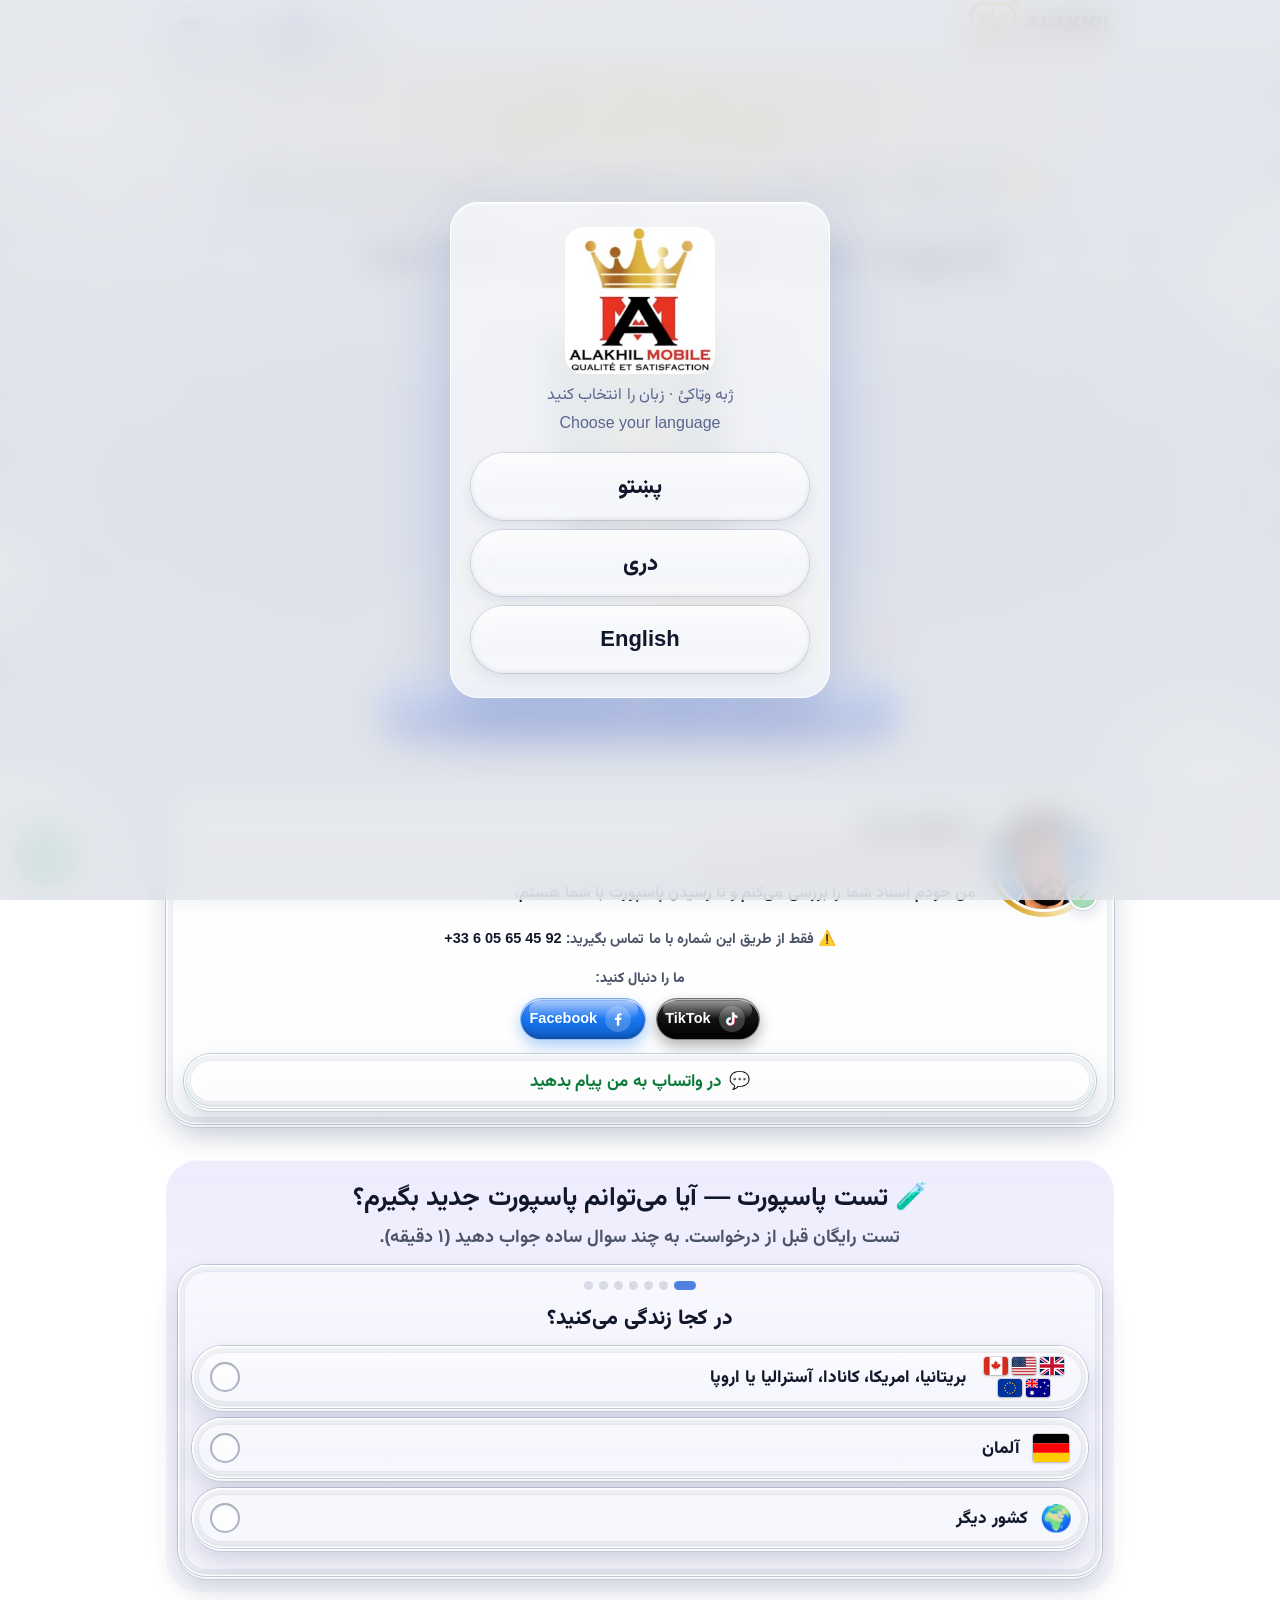
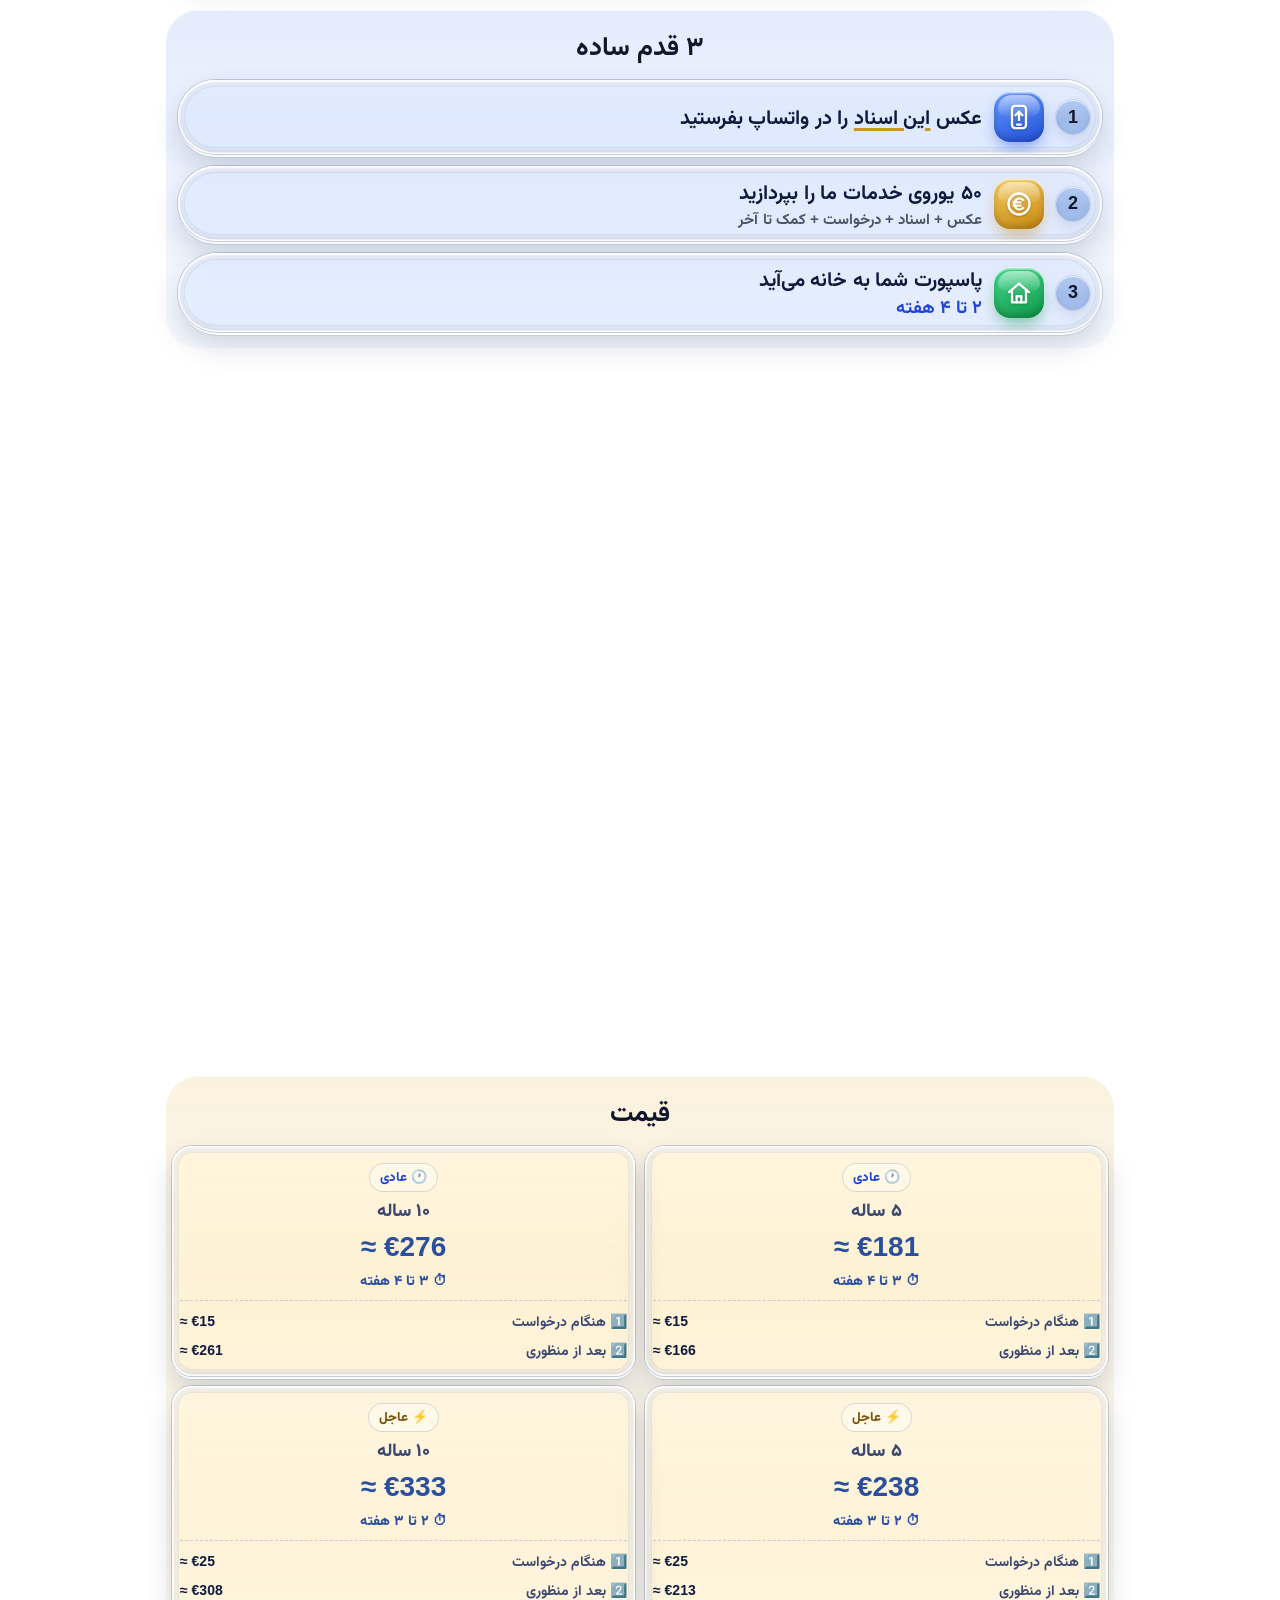
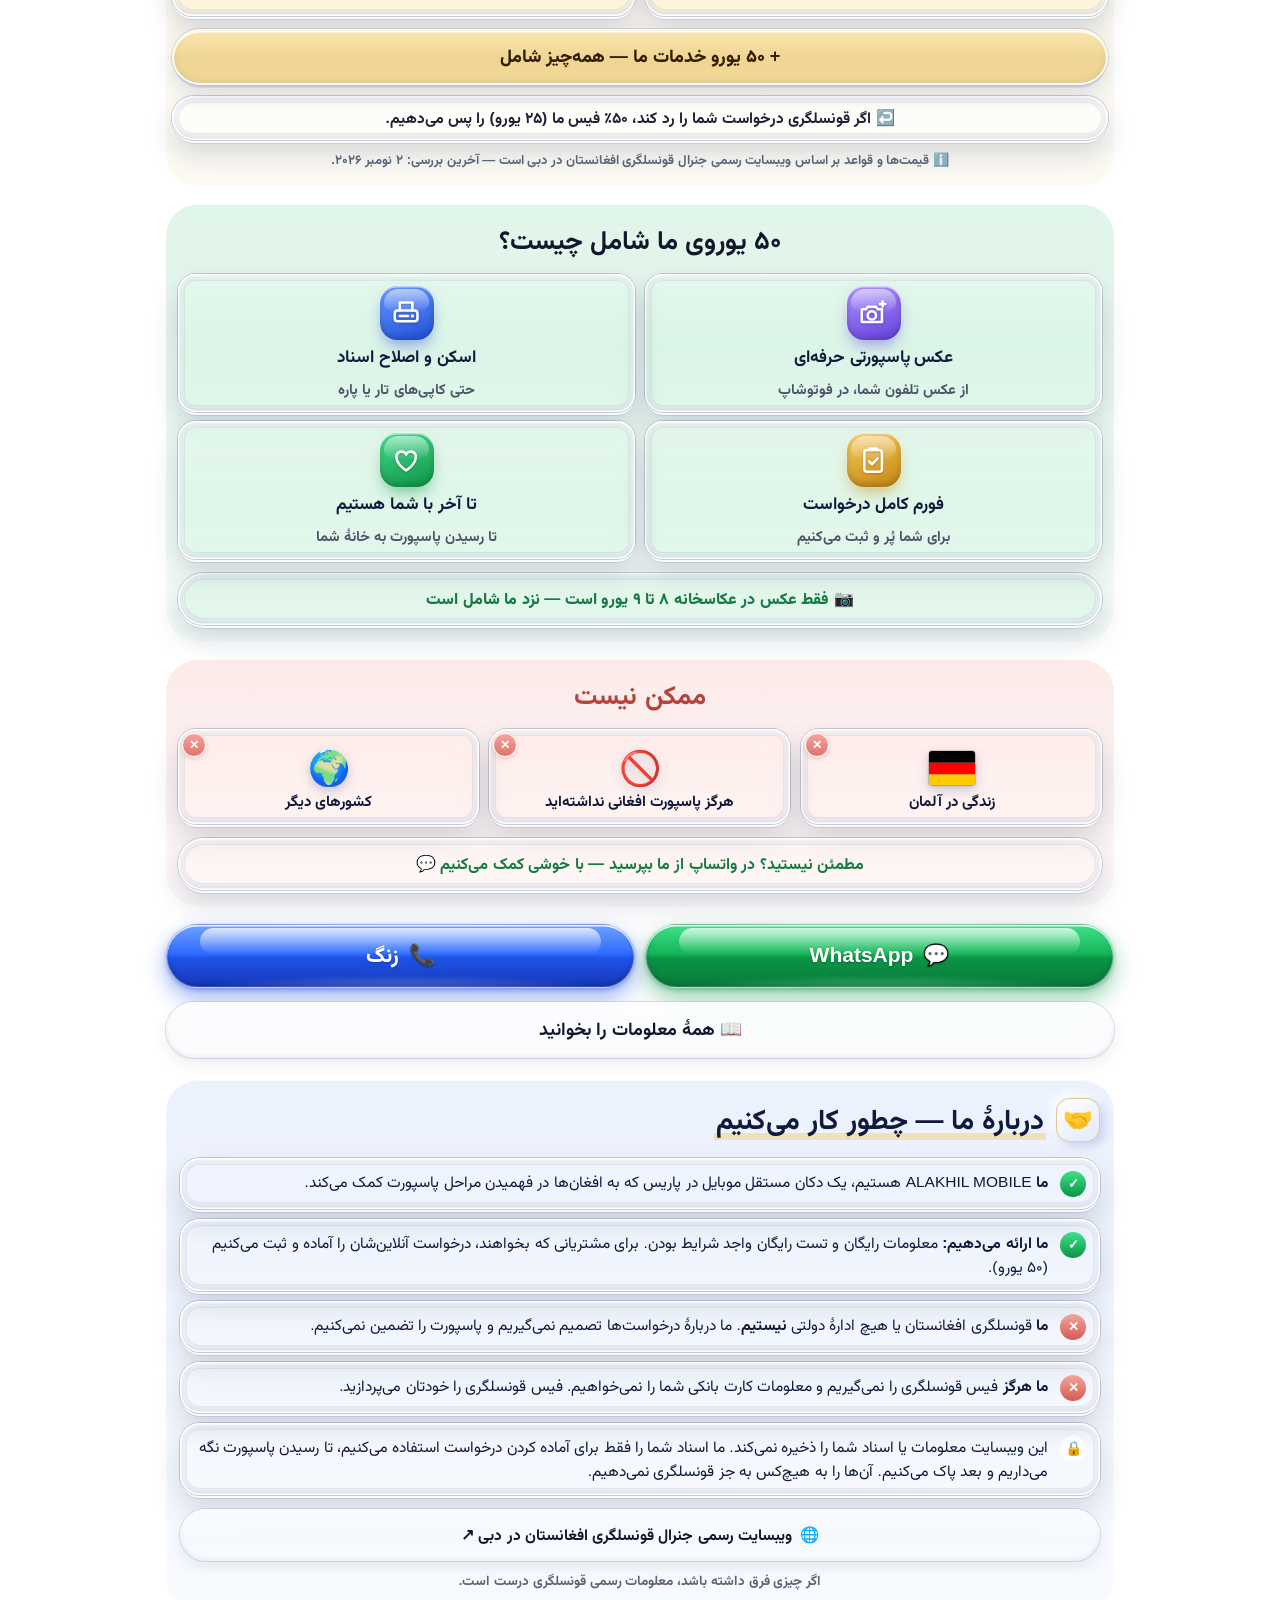
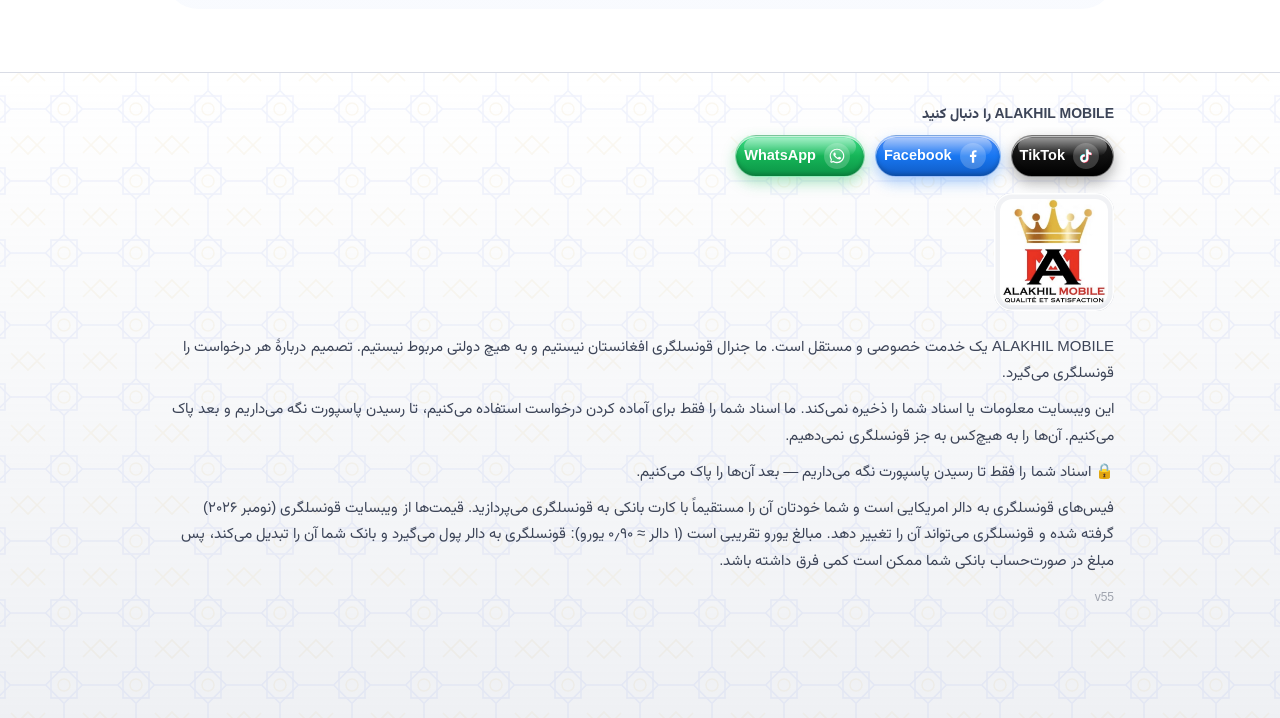
<file: passport/index.html>
<!doctype html>
<html lang="fa-AF" dir="rtl">
<head>
<meta charset="utf-8">
<meta name="viewport" content="width=device-width, initial-scale=1">
<meta http-equiv="Cache-Control" content="no-cache, no-store, must-revalidate">
<meta http-equiv="Pragma" content="no-cache">
<meta http-equiv="Expires" content="0">
<meta name="site-version" content="55">
<title>Afghan Passport Online via Dubai — پاسپورت افغانی — افغاني پاسپورټ | ALAKHIL MOBILE</title>
<meta name="description" content="New Afghan passport from the Afghan Consulate in Dubai, delivered to your home in Europe (except Germany), UK, USA, Canada and Australia. پاسپورت جدید افغانی از قونسلگری دبی — نوی افغاني پاسپورټ د دوبۍ له قونسلګرۍ. Documents, prices, WhatsApp help in Pashto, Dari, English.">
<meta property="og:title" content="ALAKHIL MOBILE — Afghan Passport Online / پاسپورت افغانی / افغاني پاسپورټ">
<meta property="og:description" content="New Afghan passport delivered to your address — documents, prices and delivery time. English · دری · پښتو">
<meta property="og:type" content="website">
<meta property="og:url" content="https://alakhilmobile-png.github.io/passport/">
<meta property="og:image" content="https://alakhilmobile-png.github.io/passport/og-image.jpg">
<meta property="og:image:width" content="1080">
<meta property="og:image:height" content="1080">
<meta property="og:image:alt" content="Afghan Passport Online — ALAKHIL MOBILE">
<meta name="twitter:card" content="summary_large_image">
<meta name="twitter:image" content="https://alakhilmobile-png.github.io/passport/og-image.jpg">
<meta name="theme-color" content="#e9ebef">
<meta name="robots" content="index, follow, max-image-preview:large">
<link rel="canonical" href="https://alakhilmobile-png.github.io/passport/">
<link rel="alternate" hreflang="ps" href="https://alakhilmobile-png.github.io/passport/?lang=ps">
<link rel="alternate" hreflang="fa-AF" href="https://alakhilmobile-png.github.io/passport/?lang=fa">
<link rel="alternate" hreflang="en" href="https://alakhilmobile-png.github.io/passport/?lang=en">
<link rel="alternate" hreflang="x-default" href="https://alakhilmobile-png.github.io/passport/">
<meta name="keywords" content="Afghan passport, Afghan passport Dubai, Afghan passport online, Afghan passport renewal, پاسپورت افغانی, تمدید پاسپورت, قونسلگری دبی, افغاني پاسپورټ, د دوبۍ قونسلګري, e-Afghans">
<script type="application/ld+json">
{"@context":"https://schema.org","@type":"Service","name":"Afghan passport application help (Dubai consulate)",
"alternateName":["پاسپورت افغانی آنلاین","افغاني پاسپورټ آنلاین"],
"provider":{"@type":"Organization","name":"ALAKHIL MOBILE","telephone":"+33605654592","logo":"https://alakhilmobile-png.github.io/passport/icon-512.png"},
"areaServed":["Europe","United Kingdom","United States","Canada","Australia"],"availableLanguage":["ps","fa","en"],
"url":"https://alakhilmobile-png.github.io/passport/",
"offers":{"@type":"Offer","price":"50","priceCurrency":"EUR","description":"Service fee per passport: professional photo, document scan and repair, complete application, help until delivery"}}
</script>
<link rel="manifest" href="manifest.webmanifest">
<meta name="apple-mobile-web-app-capable" content="yes">
<meta name="mobile-web-app-capable" content="yes">
<meta name="apple-mobile-web-app-title" content="ALAKHIL">
<meta name="apple-mobile-web-app-status-bar-style" content="default">
<link rel="preload" href="vazirmatn-arabic-400-normal.woff2" as="font" type="font/woff2" crossorigin>
<link rel="preload" href="amiri-arabic-700-normal.woff2" as="font" type="font/woff2" crossorigin>
<link rel="preload" href="montserrat-latin-900-normal.woff2" as="font" type="font/woff2" crossorigin>
<link rel="preload" href="logo-mark.webp" as="image">
<link rel="icon" type="image/png" href="favicon.png">
<link rel="apple-touch-icon" href="apple-touch-icon.png">
<style>
  :root {
    --green: #0d5446;
    --green-2: #127a64;
    --green-soft: #e3f1ec;
    --amber: #f2b33d;
    --amber-soft: #fdf3dc;
    --red: #b3261e;
    --red-soft: #fce8e6;
    --ink: #17221f;
    --muted: #55635f;
    --line: #dbe3e0;
    --bg: #f6f8f7;
    --card: #ffffff;
    --wa: #1fa855;
    --radius: 16px;
    --shadow: 0 1px 2px rgba(16,40,34,.06), 0 6px 20px rgba(16,40,34,.06);
  }
  * { box-sizing: border-box; }
  html { scroll-behavior: smooth; -webkit-text-size-adjust: 100%; }
  body {
    margin: 0; background: var(--bg); color: var(--ink);
    font-family: -apple-system, BlinkMacSystemFont, "Segoe UI", Roboto, "Helvetica Neue", Arial, sans-serif;
    font-size: 17px; line-height: 1.6;
  }
  html[dir="rtl"] body {
    font-family: "Vazirmatn", -apple-system, BlinkMacSystemFont, "Segoe UI", Roboto, "Noto Sans Arabic", Tahoma, Arial, sans-serif;
    font-size: 18px; line-height: 1.85;
  }
  a { color: var(--green-2); }
  .wrap { max-width: 980px; margin: 0 auto; padding: 0 16px; }
  .num { direction: ltr; unicode-bidi: isolate; display: inline-block; }

  /* Header */
  header.top {
    position: sticky; top: 0; z-index: 20; background: var(--green); color: #fff;
    box-shadow: 0 2px 10px rgba(0,0,0,.12);
  }
  header.top .wrap { display: flex; align-items: center; gap: 10px; min-height: 60px; }
  .brand { font-weight: 800; letter-spacing: .5px; font-size: 18px; direction: ltr; white-space: nowrap; font-family: -apple-system, BlinkMacSystemFont, "Segoe UI", Roboto, Arial, sans-serif; }
  .brand span { color: var(--amber); }
  .langs { margin-inline-start: auto; display: flex; gap: 4px; background: rgba(255,255,255,.12); padding: 4px; border-radius: 999px; }
  .langs button {
    border: 0; background: transparent; color: #fff; font: inherit; font-size: 15px; font-weight: 700;
    padding: 4px 12px; border-radius: 999px; cursor: pointer; line-height: 1.6;
  }
  .langs button[aria-pressed="true"] { background: #fff; color: var(--green); }

  /* Hero */
  .hero { background: linear-gradient(160deg, var(--green) 0%, #0b4439 100%); color: #fff; padding: 36px 0 44px; }
  .hero h1 { font-size: clamp(26px, 6vw, 40px); line-height: 1.3; margin: 0 0 12px; }
  .hero p { margin: 0 0 20px; font-size: 18px; opacity: .95; max-width: 680px; }
  .chips { display: flex; flex-wrap: wrap; gap: 8px; margin: 0 0 22px; padding: 0; list-style: none; }
  .chips li { background: rgba(255,255,255,.14); border: 1px solid rgba(255,255,255,.25); padding: 4px 12px; border-radius: 999px; font-size: 15px; font-weight: 600; }
  .btns { display: flex; flex-wrap: wrap; gap: 10px; }
  .btn {
    display: inline-flex; align-items: center; justify-content: center; gap: 8px;
    border: 0; border-radius: 12px; padding: 12px 20px; font: inherit; font-weight: 700; font-size: 17px;
    cursor: pointer; text-decoration: none; min-height: 50px;
  }
  .btn-amber { background: var(--amber); color: #2b1d00; }
  .btn-ghost { background: rgba(255,255,255,.12); color: #fff; border: 1px solid rgba(255,255,255,.4); }
  .btn-wa { background: var(--wa); color: #fff; width: 100%; font-size: 19px; min-height: 58px; }
  .btn-wa:disabled { background: #9db8a8; cursor: not-allowed; }
  .btn svg { width: 22px; height: 22px; flex: none; }

  .notice { background: var(--amber-soft); border-bottom: 1px solid #f0dca8; color: #5b4300; font-size: 15px; }
  .notice .wrap { padding-top: 10px; padding-bottom: 10px; }

  /* Sections */
  section { padding: 34px 0 6px; }
  h2 { font-size: clamp(22px, 5vw, 28px); margin: 0 0 16px; line-height: 1.35; color: var(--green); }
  h3 { font-size: 19px; margin: 0 0 8px; line-height: 1.4; }
  .card { background: var(--card); border: 1px solid var(--line); border-radius: var(--radius); padding: 18px; box-shadow: var(--shadow); }
  .grid { display: grid; gap: 12px; }
  @media (min-width: 720px) { .grid-2 { grid-template-columns: 1fr 1fr; } .grid-3 { grid-template-columns: repeat(3, 1fr); } }

  .elig .ok { border-inline-start: 6px solid var(--green-2); }
  .elig .warn { border-inline-start: 6px solid var(--amber); }
  .elig .no { border-inline-start: 6px solid var(--red); }
  .tag { display: inline-block; font-size: 13px; font-weight: 800; padding: 1px 10px; border-radius: 999px; margin-bottom: 6px; }
  .tag.ok { background: var(--green-soft); color: var(--green); }
  .tag.warn { background: var(--amber-soft); color: #6a4c00; }
  .tag.no { background: var(--red-soft); color: var(--red); }

  /* Steps */
  ol.steps { list-style: none; margin: 0; padding: 0; counter-reset: s; display: grid; gap: 10px; }
  ol.steps li {
    counter-increment: s; position: relative; background: var(--card); border: 1px solid var(--line);
    border-radius: 14px; padding: 14px 16px; padding-inline-start: 62px; box-shadow: var(--shadow);
  }
  ol.steps li::before {
    content: counter(s); position: absolute; inset-inline-start: 14px; top: 14px;
    width: 34px; height: 34px; border-radius: 50%; background: var(--green); color: #fff;
    display: grid; place-items: center; font-weight: 800; font-size: 16px;
    font-family: -apple-system, BlinkMacSystemFont, "Segoe UI", Roboto, Arial, sans-serif;
  }
  ol.steps li.us::before { background: var(--green-2); }
  ol.steps li.you::before { background: var(--amber); color: #2b1d00; }
  .who { font-size: 13px; font-weight: 800; color: var(--muted); display: block; }
  .paynow { display: inline-block; background: #f5c518; color: #222; font-weight: 800; font-size: 13px; padding: 0 8px; border-radius: 4px; direction: ltr; font-family: Arial, sans-serif; }

  /* Prices */
  .price-card { position: relative; overflow: hidden; }
  .price-card .kind { font-size: 13px; font-weight: 800; padding: 1px 10px; border-radius: 999px; display: inline-block; margin-bottom: 4px; }
  .price-card.std .kind { background: var(--green-soft); color: var(--green); }
  .price-card.urg .kind { background: var(--amber-soft); color: #6a4c00; }
  .price-card h3 { font-size: 21px; margin-bottom: 2px; }
  .total { font-size: 32px; font-weight: 800; color: var(--green); line-height: 1.2; font-family: -apple-system, BlinkMacSystemFont, "Segoe UI", Roboto, Arial, sans-serif; }
  .total-label { font-size: 14px; color: var(--muted); }
  .rows { margin: 12px 0 0; padding: 12px 0 0; border-top: 1px dashed var(--line); display: grid; gap: 6px; font-size: 15px; }
  .rows div { display: flex; justify-content: space-between; gap: 10px; }
  .rows b { font-family: -apple-system, BlinkMacSystemFont, "Segoe UI", Roboto, Arial, sans-serif; white-space: nowrap; }
  .rows small.usd { display: block; font-weight: 500; color: var(--muted); font-size: 12px; text-align: end; }
  .time { margin-top: 12px; background: var(--bg); border-radius: 10px; padding: 8px 12px; font-size: 15px; font-weight: 600; }
  .fee-box { background: var(--green); color: #fff; border-radius: var(--radius); padding: 18px; margin-top: 12px; }
  .fee-box strong { color: var(--amber); }
  .small { font-size: 14px; color: var(--muted); }
  .fee-box .small { color: #d7ebe4; }

  /* Lists */
  ul.check { list-style: none; margin: 0; padding: 0; display: grid; gap: 8px; }
  ul.check li { position: relative; padding-inline-start: 32px; }
  ul.check li::before {
    content: ""; position: absolute; inset-inline-start: 0; top: .35em; width: 22px; height: 22px; border-radius: 6px;
    background: var(--green-soft) url("data:image/svg+xml,%3Csvg xmlns='http://www.w3.org/2000/svg' viewBox='0 0 24 24'%3E%3Cpath d='M5 12.5l4.2 4.2L19 7' fill='none' stroke='%230d5446' stroke-width='3' stroke-linecap='round' stroke-linejoin='round'/%3E%3C/svg%3E") center/16px no-repeat;
  }
  .alert { border-radius: 12px; padding: 12px 14px; margin-top: 12px; font-weight: 600; font-size: 16px; }
  .alert.no { background: var(--red-soft); color: var(--red); }
  .alert.warn { background: var(--amber-soft); color: #5b4300; }
  .alert.ok { background: var(--green-soft); color: var(--green); }

  details.case { background: var(--card); border: 1px solid var(--line); border-radius: 14px; box-shadow: var(--shadow); }
  details.case summary { cursor: pointer; padding: 14px 16px; font-weight: 700; font-size: 18px; list-style: none; display: flex; align-items: center; gap: 10px; }
  details.case summary::-webkit-details-marker { display: none; }
  details.case summary::after { content: "+"; margin-inline-start: auto; font-size: 24px; color: var(--green); line-height: 1; }
  details.case[open] summary::after { content: "–"; }
  details.case .body { padding: 0 16px 16px; }

  .safety { background: var(--red-soft); border: 1px solid #f3c5c1; color: #6d1913; border-radius: var(--radius); padding: 16px; font-weight: 600; display: flex; gap: 12px; align-items: flex-start; }
  .safety svg { width: 28px; height: 28px; flex: none; }

  /* Form */
  form { display: grid; gap: 16px; }
  .field label, .field .lbl { display: block; font-weight: 700; margin-bottom: 6px; }
  input[type=text], input[type=tel], input[type=email], select, input[type=number] {
    width: 100%; font: inherit; font-size: 17px; padding: 12px 14px; border: 1.5px solid #c5d1cd; border-radius: 12px; background: #fff; color: var(--ink);
    min-height: 50px;
  }
  input:focus, select:focus { outline: 3px solid rgba(18,122,100,.25); border-color: var(--green-2); }
  input[type=tel], input[type=email] { direction: ltr; text-align: start; }
  html[dir="rtl"] input[type=tel], html[dir="rtl"] input[type=email] { text-align: right; }
  .opts { display: grid; gap: 8px; }
  @media (min-width: 620px) { .opts.two { grid-template-columns: 1fr 1fr; } }
  .field .opt { display: flex; margin-bottom: 0; font-weight: 600; }
  .opt { display: flex; align-items: flex-start; gap: 10px; padding: 12px 14px; border: 1.5px solid #c5d1cd; border-radius: 12px; background: #fff; cursor: pointer; }
  .opt:has(input:checked) { border-color: var(--green-2); background: var(--green-soft); }
  .opt input { width: 22px; height: 22px; margin: 3px 0 0; flex: none; accent-color: var(--green-2); }
  .opt .sub { display: block; font-size: 14px; color: var(--muted); font-weight: 600; }
  .stepper { display: flex; align-items: center; gap: 10px; }
  .stepper button { width: 50px; height: 50px; border-radius: 12px; border: 1.5px solid #c5d1cd; background: #fff; font-size: 24px; font-weight: 700; color: var(--green); cursor: pointer; }
  .stepper output { min-width: 40px; text-align: center; font-size: 22px; font-weight: 800; font-family: -apple-system, BlinkMacSystemFont, "Segoe UI", Roboto, Arial, sans-serif; }
  .err { color: var(--red); font-weight: 700; display: none; }
  .err.show { display: block; }
  .hidden { display: none !important; }
  .doc-group-title { font-weight: 800; color: var(--green); margin: 4px 0 2px; }

  footer { margin-top: 40px; background: #0b2f28; color: #cfe2dc; padding: 28px 0 100px; font-size: 15px; }
  footer .brand { color: #fff; font-size: 20px; margin-bottom: 8px; }
  footer p { margin: 0 0 10px; }

  .fab {
    position: fixed; bottom: 16px; inset-inline-end: 16px; z-index: 30; width: 60px; height: 60px; border-radius: 50%;
    background: var(--wa); display: grid; place-items: center; box-shadow: 0 6px 18px rgba(0,0,0,.25);
  }
  .fab svg { width: 32px; height: 32px; }

  /* Language picker */
  .picker { position: fixed; inset: 0; z-index: 50; background: rgba(8,40,33,.92); display: grid; place-items: center; padding: 16px; }
  .picker .box { background: #fff; border-radius: 20px; padding: 24px 20px; width: 100%; max-width: 380px; text-align: center; }
  .picker .brand { color: var(--green); font-size: 22px; margin-bottom: 4px; }
  .picker .brand span { color: #c48a12; }
  .picker p { margin: 0 0 16px; color: var(--muted); font-size: 16px; line-height: 1.8; }
  .picker button { display: block; width: 100%; margin: 10px 0 0; padding: 14px; border-radius: 14px; border: 2px solid var(--green); background: #fff; color: var(--green); font: inherit; font-size: 22px; font-weight: 800; cursor: pointer; }
  .picker button:hover, .picker button:focus { background: var(--green); color: #fff; }
  .picker .ar { font-family: "Vazirmatn", -apple-system, BlinkMacSystemFont, "Segoe UI", Roboto, "Noto Sans Arabic", Tahoma, Arial, sans-serif; }

  /* ===== Effects & graphics ===== */
  .menu-btn { width: 44px; height: 44px; border-radius: 12px; border: 0; background: rgba(255,255,255,.12); cursor: pointer; display: grid; place-content: center; gap: 5px; flex: none; }
  .menu-btn span { display: block; width: 20px; height: 2.5px; border-radius: 2px; background: #fff; transition: transform .25s, opacity .25s; }
  .menu-btn[aria-expanded="true"] span:nth-child(1) { transform: translateY(7.5px) rotate(45deg); }
  .menu-btn[aria-expanded="true"] span:nth-child(2) { opacity: 0; }
  .menu-btn[aria-expanded="true"] span:nth-child(3) { transform: translateY(-7.5px) rotate(-45deg); }
  .menu { position: absolute; top: 100%; inset-inline: 0; background: #0b4439; box-shadow: 0 12px 24px rgba(0,0,0,.25);
    max-height: 0; overflow: hidden; transition: max-height .35s ease; }
  .menu.open { max-height: 520px; }
  .menu ul { list-style: none; margin: 0 auto; padding: 8px 16px 16px; max-width: 980px; display: grid; gap: 4px; }
  .menu a { display: flex; align-items: center; gap: 12px; color: #fff; text-decoration: none; font-weight: 700; padding: 12px 12px; border-radius: 12px; }
  .menu a:hover, .menu a:focus { background: rgba(255,255,255,.1); }
  .menu .mi { width: 38px; height: 38px; border-radius: 10px; background: rgba(255,255,255,.12); display: grid; place-items: center; font-size: 20px; flex: none; }
  .menu a.wa-link { background: var(--wa); margin-top: 6px; }
  @media (max-width: 400px) { .brand { font-size: 15px; } .langs button { padding: 4px 9px; } header.top .wrap { gap: 8px; } }

  .hero { position: relative; overflow: hidden; }
  .hero::before, .hero::after { content: ""; position: absolute; border-radius: 50%; filter: blur(10px); pointer-events: none; }
  .hero::before { width: 340px; height: 340px; background: radial-gradient(circle, rgba(242,179,61,.28), transparent 70%); top: -120px; inset-inline-end: -80px; animation: blob 9s ease-in-out infinite alternate; }
  .hero::after { width: 280px; height: 280px; background: radial-gradient(circle, rgba(31,168,85,.30), transparent 70%); bottom: -140px; inset-inline-start: -60px; animation: blob 11s ease-in-out infinite alternate-reverse; }
  @keyframes blob { to { transform: translate(30px, 25px) scale(1.15); } }
  .hero-grid { position: relative; z-index: 1; display: grid; gap: 8px; align-items: center; }
  @media (min-width: 820px) { .hero-grid { grid-template-columns: 1.25fr .9fr; gap: 24px; } }
  .hero-art { max-width: 340px; width: 100%; margin: 6px auto 0; }
  .hero-svg { width: 100%; height: auto; display: block; overflow: visible; }
  .hero-svg .pp { animation: float 5s ease-in-out infinite; transform-origin: 185px 175px; }
  @keyframes float { 0%,100% { transform: translateY(0) rotate(-4deg); } 50% { transform: translateY(-10px) rotate(-1deg); } }
  .hero-svg .spark { animation: twinkle 2.6s ease-in-out infinite; transform-box: fill-box; transform-origin: center; }
  .hero-svg .spark:nth-of-type(2) { animation-delay: .9s; } .hero-svg .spark:nth-of-type(3) { animation-delay: 1.7s; }
  @keyframes twinkle { 0%,100% { opacity: .2; transform: scale(.6); } 50% { opacity: 1; transform: scale(1.1); } }
  .hero h1 { animation: rise .7s ease both; } .hero p { animation: rise .7s .12s ease both; }
  .hero .chips { animation: rise .7s .24s ease both; } .hero .btns { animation: rise .7s .36s ease both; }
  .hero-art { animation: pop .9s .2s ease both; }
  @keyframes rise { from { opacity: 0; transform: translateY(16px); } to { opacity: 1; transform: none; } }
  @keyframes pop { from { opacity: 0; transform: scale(.85); } to { opacity: 1; transform: none; } }
  .btn-amber { position: relative; overflow: hidden; }
  .btn-amber::after { content: ""; position: absolute; top: 0; bottom: 0; width: 40%; left: -60%; background: linear-gradient(90deg, transparent, rgba(255,255,255,.55), transparent); transform: skewX(-20deg); animation: sweep 3.2s 1.2s ease-in-out infinite; }
  @keyframes sweep { 0% { left: -60%; } 45%,100% { left: 130%; } }
  .btn { transition: transform .15s ease, box-shadow .15s ease; }
  .btn:active { transform: scale(.97); }

  .trust { list-style: none; margin: 0; padding: 18px 0 0; display: grid; grid-template-columns: 1fr 1fr; gap: 10px; }
  @media (min-width: 820px) { .trust { grid-template-columns: repeat(4, 1fr); } }
  .trust li { background: var(--card); border: 1px solid var(--line); border-radius: 14px; padding: 12px; display: flex; gap: 10px; align-items: center; font-weight: 700; font-size: 15px; line-height: 1.45; box-shadow: var(--shadow); }
  .trust .ti { font-size: 26px; flex: none; }

  h2 { display: flex; align-items: center; gap: 10px; }
  .h-ico { width: 44px; height: 44px; border-radius: 14px; background: var(--green-soft); display: grid; place-items: center; font-size: 24px; flex: none; }
  .big-ico { font-size: 34px; line-height: 1; margin-bottom: 8px; }
  .step-ico { float: inline-end; font-size: 28px; line-height: 1; margin-inline-start: 8px; }
  .s-ico { font-size: 24px; flex: none; }
  ul.icons { list-style: none; margin: 0; padding: 0; display: grid; gap: 12px; }
  ul.icons li { display: flex; gap: 12px; align-items: flex-start; }
  .li-ico { width: 42px; height: 42px; border-radius: 12px; background: var(--green-soft); display: grid; place-items: center; font-size: 22px; flex: none; }
  .card, details.case, ol.steps li { transition: transform .2s ease, box-shadow .2s ease; }
  @media (hover: hover) { .card:hover, ol.steps li:hover { transform: translateY(-3px); box-shadow: 0 2px 4px rgba(16,40,34,.06), 0 14px 30px rgba(16,40,34,.12); } }

  .js .reveal { opacity: 0; transform: translateY(22px); transition: opacity .6s ease, transform .6s ease; transition-delay: var(--d, 0s); }
  .js .reveal.in { opacity: 1; transform: none; }

  .fab::after { content: ""; position: absolute; inset: 0; border-radius: 50%; border: 3px solid var(--wa); animation: ring 2.2s ease-out infinite; }
  @keyframes ring { from { transform: scale(1); opacity: .8; } to { transform: scale(1.6); opacity: 0; } }


  /* ===== 3D passport intro ===== */
  .particles { position: absolute; inset: 0; pointer-events: none; z-index: 0; overflow: hidden; }
  .particles i { position: absolute; left: var(--x); bottom: -12px; width: var(--z); height: var(--z); border-radius: 50%;
    background: #ffd977; box-shadow: 0 0 8px 2px rgba(255,217,119,.55); opacity: 0; animation: up var(--t) linear var(--d) infinite; }
  @keyframes up { 0% { transform: translateY(0); opacity: 0; } 10% { opacity: .9; } 85% { opacity: .5; } 100% { transform: translateY(-560px) translateX(20px); opacity: 0; } }

  .stage { position: relative; font-size: clamp(8px, 2.6vw, 10px); width: 34em; height: 31em; margin: 0 auto; perspective: 1400px; }
  .route { position: absolute; inset: 0; width: 100%; height: 100%; overflow: visible; }
  .floaty { position: absolute; left: 50%; top: 3.2em; transform-style: preserve-3d; animation: float2 5s ease-in-out infinite; }
  @keyframes float2 { 0%,100% { transform: translateY(0); } 50% { transform: translateY(-1em); } }
  .book { position: relative; width: 17em; height: 24em; transform-style: preserve-3d; transform: translateX(-8.5em) rotateX(10deg) rotateZ(-4deg); animation: bookmove 10s ease-in-out infinite; }
  @keyframes bookmove {
    0%,12% { transform: translateX(-8.5em) rotateX(10deg) rotateZ(-4deg); }
    23%,70% { transform: translateX(0) rotateX(16deg) rotateZ(0deg) scale(.86); }
    81%,100% { transform: translateX(-8.5em) rotateX(10deg) rotateZ(-4deg); }
  }
  .page { position: absolute; inset: 0; border-radius: .4em 1.1em 1.1em .4em; padding: 1.3em 1.1em; overflow: hidden;
    background: repeating-radial-gradient(circle at 70% 30%, rgba(18,122,100,.10) 0 .12em, transparent .12em .7em), linear-gradient(160deg, #fbf6e6, #efe6c9);
    box-shadow: .18em .2em 0 #e4dbc0, .36em .4em 0 #d6cba9, .6em .8em 1.4em rgba(0,0,0,.35); font-family: Arial, sans-serif; color: #2a3b36; }
  .ph-head { display: flex; justify-content: space-between; font-size: 1em; font-weight: 800; letter-spacing: .1em; color: #127a64; border-bottom: .1em solid rgba(18,122,100,.3); padding-bottom: .4em; }
  .ph-head .ar { font-family: "Noto Naskh Arabic", Tahoma, sans-serif; letter-spacing: 0; }
  .ph-row { display: flex; gap: 1em; margin-top: 1.1em; }
  .photo { width: 5.6em; height: 7.2em; border-radius: .4em; background: #dfe8e4; border: .12em solid #b9c9c3; overflow: hidden; flex: none; }
  .photo svg { width: 100%; height: 100%; display: block; }
  .lines { flex: 1; display: grid; gap: .75em; align-content: start; padding-top: .2em; }
  .lines i { display: block; height: .55em; border-radius: .3em; background: rgba(42,59,54,.22); }
  .mrz { position: absolute; left: 1.1em; right: 1.1em; bottom: 1.1em; font: 700 .95em/1.35 "Courier New", monospace; letter-spacing: .02em; color: #42524d; white-space: nowrap; overflow: hidden; }
  .stamp { position: absolute; right: 1em; top: 10.2em; border: .26em double #127a64; color: #127a64; border-radius: .7em; padding: .35em .8em .3em; text-align: center;
    font: 900 1.45em/1.05 Arial, sans-serif; letter-spacing: .04em; opacity: 0; transform: rotate(-14deg) scale(2.4); animation: stamp 10s ease-out infinite; background: rgba(255,255,255,.15); }
  .stamp small { display: block; font-size: .55em; letter-spacing: .2em; margin-top: .2em; }
  @keyframes stamp {
    0%,26% { opacity: 0; transform: rotate(-14deg) scale(2.4); }
    29% { opacity: .95; transform: rotate(-14deg) scale(.9); }
    31%,68% { opacity: .92; transform: rotate(-14deg) scale(1); }
    72%,100% { opacity: 0; transform: rotate(-14deg) scale(1); }
  }
  .cover { position: absolute; inset: 0; transform-origin: left center; transform-style: preserve-3d; animation: opencover 10s ease-in-out infinite; }
  @keyframes opencover { 0%,12% { transform: rotateY(0deg); } 23%,70% { transform: rotateY(-168deg); } 81%,100% { transform: rotateY(0deg); } }
  .face { position: absolute; inset: 0; border-radius: .4em 1.1em 1.1em .4em; backface-visibility: hidden; -webkit-backface-visibility: hidden; overflow: hidden; }
  .front { display: flex; flex-direction: column; align-items: center; justify-content: space-between; padding: 2em 1em 1.5em;
    background-image:
      url("data:image/svg+xml,%3Csvg xmlns='http://www.w3.org/2000/svg' width='120' height='120'%3E%3Cfilter id='n'%3E%3CfeTurbulence type='fractalNoise' baseFrequency='.9' numOctaves='3' stitchTiles='stitch'/%3E%3CfeColorMatrix values='0 0 0 0 0  0 0 0 0 0  0 0 0 0 0  0 0 0 .55 0'/%3E%3C/filter%3E%3Crect width='120' height='120' filter='url(%23n)'/%3E%3C/svg%3E"),
      linear-gradient(145deg, #1d7259 0%, #0c3f34 55%, #05251f 100%);
    box-shadow: inset 0 0 0 .14em rgba(0,0,0,.3), inset 1.1em 0 1.2em -.7em rgba(0,0,0,.55), inset -.3em -.3em .8em rgba(0,0,0,.35); }
  .front::before { content: ""; position: absolute; inset: 1em; border: .12em solid rgba(242,179,61,.55); border-radius: .6em; pointer-events: none; }
  .front::after { content: ""; position: absolute; top: -20%; bottom: -20%; width: 35%; left: -60%; transform: skewX(-18deg);
    background: linear-gradient(90deg, transparent, rgba(255,255,255,.28), transparent); animation: glare 5s 1.5s ease-in-out infinite; }
  @keyframes glare { 0% { left: -60%; } 30%,100% { left: 130%; } }
  .foil { background: linear-gradient(110deg, #c98a12 0%, #ffeab0 22%, #f2b33d 45%, #b97b0c 62%, #ffeab0 82%, #c98a12 100%); background-size: 220% 100%;
    -webkit-background-clip: text; background-clip: text; color: transparent; animation: foil 4s linear infinite; font-weight: 800; text-align: center; line-height: 1.2;
    filter: drop-shadow(0 .08em .05em rgba(0,0,0,.45)); }
  @keyframes foil { from { background-position: 0% 0; } to { background-position: 220% 0; } }
  .t-ar { font-family: "Noto Naskh Arabic", Tahoma, sans-serif; font-size: 2em; }
  .t-en { font-family: Arial, sans-serif; font-size: 1.05em; letter-spacing: .28em; margin-top: -.6em; padding-left: .28em; }
  .emb { width: 9.6em; height: auto; filter: drop-shadow(0 .1em .08em rgba(0,0,0,.5)); }
  .chip { width: 2.6em; height: auto; }
  .back { transform: rotateY(180deg); border-radius: 1.1em .4em .4em 1.1em;
    background: repeating-radial-gradient(circle at 30% 70%, rgba(18,122,100,.09) 0 .12em, transparent .12em .7em), linear-gradient(200deg, #f7f0da, #e9dfbf);
    box-shadow: inset -1em 0 1.2em -.7em rgba(0,0,0,.35); }
  .shadow { position: absolute; left: -10em; top: 25.8em; width: 20em; height: 2.2em; border-radius: 50%;
    background: radial-gradient(ellipse at center, rgba(0,0,0,.42), transparent 70%); animation: shadow 5s ease-in-out infinite; }
  @keyframes shadow { 0%,100% { transform: scale(1); opacity: 1; } 50% { transform: scale(.85); opacity: .65; } }
  .spk { position: absolute; color: #ffe7a3; font-size: 1.6em; animation: twinkle2 2.6s ease-in-out infinite; text-shadow: 0 0 10px rgba(255,231,163,.8); }
  @keyframes twinkle2 { 0%,100% { opacity: .2; transform: scale(.6) rotate(0deg); } 50% { opacity: 1; transform: scale(1.15) rotate(45deg); } }
  .hero-art { max-width: none; }

  /* ===== Bismillah & welcome ===== */
  @font-face { font-family: "Amiri"; src: url("amiri-arabic-700-normal.woff2") format("woff2"); font-weight: 700; font-style: normal; font-display: swap; }
  .bism-wrap { position: relative; z-index: 1; text-align: center; margin: -8px auto 22px; }
  .bism-row { display: flex; align-items: center; justify-content: center; gap: 12px; }
  .bismillah { font-family: "Amiri", "Noto Naskh Arabic", "Geeza Pro", serif; font-weight: 700; font-size: clamp(27px, 7.4vw, 40px); line-height: 2; white-space: nowrap;
    background: linear-gradient(110deg, #c98a12 0%, #ffeab0 22%, #f2b33d 45%, #b97b0c 62%, #ffeab0 82%, #c98a12 100%); background-size: 220% 100%;
    -webkit-background-clip: text; background-clip: text; color: transparent;
    animation: bismIn 1.6s ease both, foil 5s linear 1.6s infinite; }
  @keyframes bismIn { from { opacity: 0; transform: translateY(-12px) scale(.94); letter-spacing: .08em; } to { opacity: 1; transform: none; letter-spacing: 0; } }
  .orn { flex: 1; max-width: 70px; height: 2px; background: linear-gradient(90deg, transparent, #f2b33d); position: relative; animation: ornIn 1.4s .4s ease both; transform-origin: right center; }
  .orn.r { background: linear-gradient(90deg, #f2b33d, transparent); transform-origin: left center; }
  .orn::after { content: "✦"; position: absolute; top: 50%; transform: translateY(-52%); color: #ffe7a3; font-size: 12px; right: -4px; }
  .orn.r::after { right: auto; left: -4px; }
  @keyframes ornIn { from { transform: scaleX(0); opacity: 0; } to { transform: scaleX(1); opacity: 1; } }
  .welcome { display: inline-flex; align-items: center; gap: 8px; margin-top: 4px; padding: 6px 18px; border-radius: 999px;
    background: rgba(255,255,255,.12); border: 1px solid rgba(255,231,163,.45); color: #fff; font-weight: 800; font-size: 18px;
    box-shadow: 0 0 0 0 rgba(242,179,61,.5); animation: rise .8s .7s ease both, glow 3s 1.6s ease-in-out infinite; }
  @keyframes glow { 0%,100% { box-shadow: 0 0 0 0 rgba(242,179,61,0); } 50% { box-shadow: 0 0 22px 2px rgba(242,179,61,.35); } }
  .wave { display: inline-block; font-size: 22px; transform-origin: 70% 75%; animation: wave 2.6s 1.4s ease-in-out infinite; }
  @keyframes wave { 0%,60%,100% { transform: rotate(0); } 10% { transform: rotate(16deg); } 20% { transform: rotate(-8deg); } 30% { transform: rotate(16deg); } 40% { transform: rotate(-4deg); } 50% { transform: rotate(10deg); } }
  .hero h1 { animation-delay: .9s; } .hero p { animation-delay: 1.05s; } .hero .chips { animation-delay: 1.2s; } .hero .btns { animation-delay: 1.35s; }

  /* Top section order: title, passport, flags, text, buttons */
  .hero-grid { grid-template-columns: 1fr !important; max-width: 760px; }
  .hero .hero-art { margin: 4px auto 6px; animation-delay: 1s; }
  .hero .chips { justify-content: center; animation-delay: 1.25s; }
  .hero p { animation-delay: 1.4s; }
  .hero .btns { animation-delay: 1.55s; }

  /* ===================== Blue & white glass theme ===================== */
  :root {
    --green: #1f45d8; --green-2: #2f6bff; --green-soft: #e4ebff;
    --ink: #0f1a3d; --muted: #5b6690; --line: rgba(255,255,255,.9);
    --bg: #eaf0fd; --card: rgba(255,255,255,.58);
    --glass-shadow: 0 10px 30px rgba(45,75,170,.13), 0 2px 6px rgba(45,75,170,.06), inset 0 1px 0 rgba(255,255,255,.95);
    --neu-in: inset 4px 4px 10px rgba(150,168,215,.45), inset -4px -4px 10px rgba(255,255,255,.95);
    --neu-out: 6px 6px 16px rgba(150,168,215,.45), -6px -6px 16px rgba(255,255,255,.95);
    --blue-grad: linear-gradient(180deg, #5a8fff 0%, #2d62f2 50%, #1c3fd0 100%);
  }
  body { background: linear-gradient(170deg, #f3f6ff 0%, #e6edfd 45%, #dfe7fc 100%) fixed; color: var(--ink); }
  .deco { position: fixed; inset: 0; z-index: -1; pointer-events: none; overflow: hidden; }
  .deco i { position: absolute; border-radius: 50%; background: radial-gradient(circle at 32% 30%, #ffffff 0%, #eef3ff 45%, #dde6fc 100%);
    box-shadow: 10px 12px 0 0 rgba(72,112,255,.18), 24px 30px 60px rgba(60,90,200,.12), inset -10px -10px 24px rgba(160,180,240,.2); opacity: .9; }
  .deco i:nth-child(1) { width: 340px; height: 340px; top: -170px; left: -150px; }
  .deco i:nth-child(2) { width: 170px; height: 170px; top: 22%; right: -80px; }
  .deco i:nth-child(3) { width: 260px; height: 260px; bottom: -120px; left: -110px; }
  .deco i:nth-child(4) { width: 300px; height: 300px; bottom: -150px; right: -120px; }
  .deco i:nth-child(5) { width: 120px; height: 120px; top: 58%; left: -60px; }

  /* Header */
  header.top { background: rgba(255,255,255,.72); color: var(--ink); -webkit-backdrop-filter: blur(18px) saturate(1.4); backdrop-filter: blur(18px) saturate(1.4);
    box-shadow: 0 6px 24px rgba(45,75,170,.12); border-bottom: 1px solid rgba(255,255,255,.9); }
  header.top .brand { color: var(--ink); } header.top .brand span { color: var(--green-2); }
  .langs { background: #e8eefc; box-shadow: var(--neu-in); }
  .langs button { color: #3a4878; }
  .langs button[aria-pressed="true"] { background: var(--blue-grad); color: #fff; box-shadow: 0 4px 12px rgba(37,84,230,.4), inset 0 1px 0 rgba(255,255,255,.45); }
  .menu-btn { background: linear-gradient(145deg, #ffffff, #e7edfb); box-shadow: var(--neu-out); }
  .menu-btn span { background: var(--ink); }
  .menu { background: rgba(246,249,255,.985); -webkit-backdrop-filter: blur(18px); backdrop-filter: blur(18px); box-shadow: 0 18px 30px rgba(45,75,170,.18); }
  .menu a { color: var(--ink); }
  .menu a:hover, .menu a:focus { background: rgba(47,107,255,.08); }
  .menu .mi { background: linear-gradient(145deg, #ffffff, #e4ebfc); box-shadow: 3px 3px 8px rgba(150,168,215,.45), -3px -3px 8px #fff; }
  .menu a.wa-link { background: linear-gradient(180deg, #34c46e, #1a9c4e); color: #fff; box-shadow: 0 8px 18px rgba(31,168,85,.35), inset 0 1px 0 rgba(255,255,255,.45); }

  /* Hero */
  .hero { background: transparent; color: var(--ink); }
  .hero::before { background: radial-gradient(circle, rgba(90,140,255,.28), transparent 70%); }
  .hero::after { background: radial-gradient(circle, rgba(255,255,255,.9), transparent 70%); }
  .hero h1 { color: var(--ink); letter-spacing: -.01em; }
  .hero p { color: #3c4870; opacity: 1; }
  .bismillah { background-image: linear-gradient(110deg, #1c3fd0 0%, #6f9bff 22%, #2d62f2 45%, #14309e 62%, #7aa4ff 82%, #1c3fd0 100%); }
  .orn { background: linear-gradient(90deg, transparent, #2f6bff); } .orn.r { background: linear-gradient(90deg, #2f6bff, transparent); }
  .orn::after { color: #2f6bff; }
  .welcome { background: rgba(255,255,255,.6); color: var(--ink); border: 1px solid rgba(255,255,255,.95); box-shadow: var(--glass-shadow);
    animation: rise .8s .7s ease both; }
  .chips li { background: rgba(255,255,255,.62); border: 1px solid rgba(255,255,255,.95); color: var(--ink); box-shadow: 0 6px 16px rgba(45,75,170,.1), inset 0 1px 0 #fff; }
  .particles i { background: #7ea6ff; box-shadow: 0 0 10px 2px rgba(90,140,255,.5); }
  .spk { color: #4f80ff; text-shadow: 0 0 10px rgba(79,128,255,.6); }
  .route #route { stroke: rgba(47,107,255,.5); }
  .route text { fill: #1f2d5a; }
  .route > g:last-of-type path { fill: #2f6bff; }
  .route > g[transform] > path:first-child { fill: #2f6bff; }
  .route > g[transform] > rect { fill: #2f6bff; }
  .shadow { background: radial-gradient(ellipse at center, rgba(30,50,120,.32), transparent 70%); }

  /* Buttons: glossy 3D glass */
  .btn { border-radius: 18px; }
  .btn-amber { background: var(--blue-grad); color: #fff; border: 1px solid rgba(255,255,255,.35);
    box-shadow: 0 12px 26px rgba(37,84,230,.42), inset 0 1px 0 rgba(255,255,255,.55), inset 0 -4px 8px rgba(0,10,60,.25); }
  .btn-amber::before { content: "→"; order: 2; width: 34px; height: 34px; border-radius: 50%; display: grid; place-items: center; font-weight: 900;
    background: rgba(255,255,255,.22); box-shadow: inset 0 1px 0 rgba(255,255,255,.5); margin-inline-start: 6px; }
  html[dir="rtl"] .btn-amber::before { content: "←"; }
  .btn-ghost { background: rgba(255,255,255,.6); color: #1f45d8; border: 1px solid rgba(255,255,255,.95);
    box-shadow: var(--glass-shadow); }
  .btn-wa { background: linear-gradient(180deg, #3ccf78 0%, #1fa855 55%, #158a45 100%); border: 1px solid rgba(255,255,255,.35);
    box-shadow: 0 12px 26px rgba(31,168,85,.38), inset 0 1px 0 rgba(255,255,255,.5), inset 0 -4px 8px rgba(0,40,10,.22); border-radius: 18px; }
  .btn-wa:disabled { background: #b9c4dc; box-shadow: none; }
  .fab { background: linear-gradient(180deg, #3ccf78, #158a45); box-shadow: 0 10px 24px rgba(31,168,85,.45), inset 0 1px 0 rgba(255,255,255,.5); }

  /* Notice + trust + cards */
  .notice { background: rgba(255,255,255,.6); border-bottom: 1px solid rgba(255,255,255,.9); color: #24315e; }
  .card, ol.steps li, details.case, .trust li {
    background: linear-gradient(160deg, rgba(255,255,255,.86), rgba(255,255,255,.62)); border: 1px solid rgba(255,255,255,.95); box-shadow: var(--glass-shadow); border-radius: 22px; }
  @media (hover: hover) { .card:hover, ol.steps li:hover { box-shadow: 0 18px 40px rgba(45,75,170,.18), inset 0 1px 0 #fff; } }
  h2 { color: var(--ink); }
  .h-ico, .li-ico { background: linear-gradient(145deg, #ffffff, #e2e9fb); box-shadow: 4px 4px 10px rgba(150,168,215,.45), -4px -4px 10px #fff; }
  ol.steps li::before { background: var(--blue-grad); box-shadow: 0 6px 14px rgba(37,84,230,.35), inset 0 1px 0 rgba(255,255,255,.5); }
  ol.steps li.you::before { background: linear-gradient(180deg, #7fb0ff, #3d74ff); color: #fff; }
  .tag.ok { background: #e1f5e9; color: #167a43; }
  .elig .ok { border-inline-start: 6px solid #2fb36a; }
  .price-card.std .kind { background: #e4ebff; color: #1f45d8; }
  .total { color: #1f45d8; }
  .time { background: rgba(234,240,253,.9); box-shadow: var(--neu-in); }
  .fee-box { background: linear-gradient(150deg, #4b82ff 0%, #2d62f2 45%, #1a37b8 100%); box-shadow: 0 16px 36px rgba(37,84,230,.35), inset 0 1px 0 rgba(255,255,255,.4); border-radius: 22px; }
  .fee-box strong { color: #fff; text-decoration: underline; text-decoration-color: rgba(255,255,255,.5); }
  .fee-box .small { color: #e3eaff; }
  ul.check li::before { background-color: #e4ebff; background-image: url("data:image/svg+xml,%3Csvg xmlns='http://www.w3.org/2000/svg' viewBox='0 0 24 24'%3E%3Cpath d='M5 12.5l4.2 4.2L19 7' fill='none' stroke='%232f6bff' stroke-width='3' stroke-linecap='round' stroke-linejoin='round'/%3E%3C/svg%3E"); }
  details.case summary::after { color: #2f6bff; }
  .doc-group-title { color: #1f45d8; }

  /* Form: soft 3D fields */
  input[type=text], input[type=tel], input[type=email], select, input[type=number] {
    background: #edf2fd; border: 1px solid rgba(255,255,255,.9); border-radius: 16px; box-shadow: var(--neu-in); }
  input:focus, select:focus { outline: 3px solid rgba(47,107,255,.25); border-color: #2f6bff; }
  .opt { background: rgba(255,255,255,.65); border: 1px solid rgba(255,255,255,.95); border-radius: 16px; box-shadow: 0 6px 16px rgba(45,75,170,.08), inset 0 1px 0 #fff; }
  .opt:has(input:checked) { background: rgba(228,235,255,.9); border-color: #2f6bff; box-shadow: 0 0 0 2px rgba(47,107,255,.25), 0 8px 18px rgba(45,75,170,.12); }
  .opt input { accent-color: #2f6bff; }
  .stepper button { background: linear-gradient(145deg, #ffffff, #e5ecfb); border: 1px solid rgba(255,255,255,.95); border-radius: 16px; box-shadow: var(--neu-out); color: #1f45d8; }

  /* Picker + footer */
  .picker { background: rgba(225,233,252,.75); -webkit-backdrop-filter: blur(16px); backdrop-filter: blur(16px); }
  .picker .box { background: rgba(255,255,255,.8); border: 1px solid #fff; box-shadow: 0 24px 60px rgba(45,75,170,.25), inset 0 1px 0 #fff; border-radius: 28px; }
  .picker .brand { color: var(--ink); } .picker .brand span { color: #2f6bff; }
  .picker button { border: 1px solid rgba(255,255,255,.95); background: linear-gradient(145deg, #ffffff, #e8eefc); color: #1f45d8; border-radius: 18px; box-shadow: var(--neu-out); }
  .picker button:hover, .picker button:focus { background: var(--blue-grad); color: #fff; box-shadow: 0 10px 22px rgba(37,84,230,.4), inset 0 1px 0 rgba(255,255,255,.5); }
  footer { background: linear-gradient(160deg, #13205a 0%, #0c1640 100%); color: #c9d4f5; }
  footer .brand span { color: #7ea6ff !important; }

  /* What's included */
  .inc { position: relative; }
  .inc h3 { margin: 10px 0 4px; color: var(--ink); }
  .inc p { margin: 0; color: #3c4870; }
  .inc-ico { width: 54px; height: 54px; border-radius: 16px; display: grid; place-items: center; font-size: 28px;
    background: linear-gradient(145deg, #ffffff, #e2e9fb); box-shadow: 5px 5px 12px rgba(150,168,215,.45), -5px -5px 12px #fff; }
  #incGrid .inc:last-child:nth-child(odd) { grid-column: 1 / -1; }
  .studio { margin-top: 12px; background: linear-gradient(150deg, rgba(225,245,233,.95), rgba(255,255,255,.7)) !important; }
  .studio-row { display: flex; gap: 12px; align-items: center; font-weight: 800; color: #14532d; }
  .studio-ico { font-size: 30px; flex: none; }
  .hours { margin-top: 12px; }
  .hours .btns .btn { flex: 1; white-space: nowrap; }
  .btn-amber.no-arrow::before { display: none; }

  .alert.info { background: linear-gradient(150deg, #e4ebff, #f3f6ff); color: #1a2f86; border: 1px solid rgba(47,107,255,.25); font-weight: 600; }

  .notcons { display: flex; gap: 10px; align-items: flex-start; text-align: start; margin: 14px auto 0; max-width: 680px; padding: 12px 16px; border-radius: 18px;
    background: linear-gradient(150deg, #fff6dc, #fffbef); border: 2px solid #f2b33d; color: #5b3d00; font-weight: 700; font-size: 16px; line-height: 1.6;
    box-shadow: 0 10px 24px rgba(242,179,61,.25), inset 0 1px 0 #fff; animation: rise .8s .8s ease both; }
  .notcons .nc-ico { font-size: 26px; line-height: 1.2; flex: none; animation: nudge 2.4s 2s ease-in-out infinite; }
  @keyframes nudge { 0%, 70%, 100% { transform: scale(1); } 80% { transform: scale(1.25); } 90% { transform: scale(.95); } }
  @media (max-width: 520px) { .hero .btns .btn-amber { flex: 1 1 100%; } .hero .btns .btn-ghost { flex: 1 1 100%; } }

  /* Price date */
  .date-pill { display: inline-block; margin: -4px 0 14px; padding: 4px 14px; border-radius: 999px; font-size: 14px; font-weight: 700; color: #1f45d8;
    background: rgba(255,255,255,.75); border: 1px solid #fff; box-shadow: 0 4px 12px rgba(45,75,170,.1); }
  /* Photo guide */
  .ph-head2 { display: inline-block; font-weight: 900; font-size: 17px; padding: 4px 16px; border-radius: 999px; margin: 6px 0 10px; }
  .ph-head2.ok { background: #e1f5e9; color: #167a43; } .ph-head2.no { background: #fde8e6; color: #b3261e; margin-top: 18px; }
  .ph-grid { display: grid; grid-template-columns: 1fr 1fr; gap: 10px; }
  @media (min-width: 820px) { .ph-grid { grid-template-columns: repeat(4, 1fr); } }
  .ph-card { background: linear-gradient(160deg, rgba(255,255,255,.9), rgba(255,255,255,.65)); border: 1px solid #fff; border-radius: 20px; padding: 10px; box-shadow: var(--glass-shadow); }
  .ph-card.ok { border-bottom: 4px solid #2fb36a; } .ph-card.no { border-bottom: 4px solid #e5534b; }
  .ph-img { position: relative; border-radius: 14px; overflow: hidden; aspect-ratio: 1; }
  .ph-img svg { width: 100%; height: 100%; display: block; }
  .ph-badge { position: absolute; top: 6px; inset-inline-end: 6px; width: 30px; height: 30px; border-radius: 50%; display: grid; place-items: center; color: #fff; font-weight: 900; font-size: 17px; border: 2px solid #fff; }
  .ph-card.ok .ph-badge { background: linear-gradient(180deg, #3ccf78, #158a45); } .ph-card.no .ph-badge { background: linear-gradient(180deg, #ff6b61, #c62828); }
  .ph-card p { margin: 8px 2px 2px; font-size: 15px; font-weight: 700; line-height: 1.5; }
  /* Reviews */
  .stars { color: #f2b33d; font-size: 22px; letter-spacing: 3px; }
  .rev-invite { text-align: center; }
  .rev p { font-style: italic; }
  /* Share */
  .share-card { text-align: center; }
  .share-ico { font-size: 40px; line-height: 1; }
  .share-card h3 { margin: 8px 0 14px; font-size: 20px; }

  /* ===== First screen boost ===== */
  .stage { font-size: clamp(8px, 2.35vw, 10px); }
  .bism-wrap { margin: -14px auto 14px; }
  .bismillah { line-height: 1.75; }
  .notcons { display: inline-flex; align-items: center; max-width: 100%; margin-top: 10px; padding: 7px 14px; border-radius: 999px; font-size: 14.5px; line-height: 1.45; font-weight: 700; }
  .notcons .nc-ico { font-size: 20px; }
  .hero h1 { margin-bottom: 0; }
  .fact { position: absolute; z-index: 5; display: inline-flex; align-items: center; white-space: nowrap; padding: 6px 12px; border-radius: 999px;
    font: 800 13.5px/1.3 -apple-system, BlinkMacSystemFont, "Segoe UI", Roboto, Arial, sans-serif; color: #0f1a3d;
    background: rgba(255,255,255,.88); border: 1px solid #fff; box-shadow: 0 10px 22px rgba(45,75,170,.22), inset 0 1px 0 #fff;
    animation: factIn .6s ease both, bob 4s ease-in-out infinite; }
  html[dir="rtl"] .fact { direction: rtl; font-family: "Vazirmatn", -apple-system, BlinkMacSystemFont, "Segoe UI", Roboto, "Noto Sans Arabic", Tahoma, Arial, sans-serif; font-size: 14px; }
  .fact.f1 { left: 0; top: 4%; animation-delay: 1.3s, 1.9s; }
  .fact.f2 { right: 0; top: 30%; animation-delay: 1.55s, 2.6s; }
  .fact.f3 { right: 2%; bottom: 3%; animation-delay: 1.8s, 3.3s; background: linear-gradient(180deg, #5a8fff, #1f45d8); color: #fff; border-color: rgba(255,255,255,.5); }
  @keyframes factIn { from { opacity: 0; transform: scale(.6) translateY(10px); } to { opacity: 1; transform: none; } }
  @keyframes bob { 0%,100% { translate: 0 0; } 50% { translate: 0 -6px; } }
  .cta-bar { display: none; }
  @media (max-width: 820px) {
    .cta-bar { display: flex; gap: 10px; position: fixed; left: 0; right: 0; bottom: 0; z-index: 40; padding: 10px 12px calc(10px + env(safe-area-inset-bottom));
      background: rgba(255,255,255,.88); -webkit-backdrop-filter: blur(16px); backdrop-filter: blur(16px); border-top: 1px solid #fff;
      box-shadow: 0 -8px 24px rgba(45,75,170,.15); animation: barUp .6s 1.6s ease both; }
    .cta-bar .btn { flex: 1; min-height: 52px; font-size: 17px; padding: 10px 12px; white-space: nowrap; width: auto; }
    .cta-bar .btn-wa { flex: 0 1 42%; }
    .fab { display: none; }
    footer { padding-bottom: 120px; }
  }
  @keyframes barUp { from { transform: translateY(110%); } to { transform: none; } }

  /* ===== Gold accents + Afghan pattern ===== */
  :root { --gold: #c9971f; --gold-l: #f3d27e; --gold-d: #8f6408; }
  .pattern { position: absolute; inset: 0; z-index: 0; pointer-events: none; opacity: .1;
    background-image: url("data:image/svg+xml,%3Csvg xmlns='http://www.w3.org/2000/svg' width='72' height='72' viewBox='0 0 72 72'%3E%3Cg fill='none' stroke-width='1.6'%3E%3Cg stroke='%231f45d8'%3E%3Crect x='23' y='23' width='26' height='26'/%3E%3Crect x='23' y='23' width='26' height='26' transform='rotate%2845 36 36%29'/%3E%3Cpath d='M0 36H17 M55 36H72 M36 0V17 M36 55V72'/%3E%3C/g%3E%3Cg stroke='%23c9971f'%3E%3Ccircle cx='36' cy='36' r='6'/%3E%3Cpath d='M0 -9L9 0L0 9L-9 0Z'/%3E%3Cpath d='M72 -9L81 0L72 9L63 0Z'/%3E%3Cpath d='M0 63L9 72L0 81L-9 72Z'/%3E%3Cpath d='M72 63L81 72L72 81L63 72Z'/%3E%3Cpath d='M9 0L17 8 M63 0L55 8 M9 72L17 64 M63 72L55 64'/%3E%3C/g%3E%3C/g%3E%3C/svg%3E"); background-size: 72px 72px; background-position: center top;
    -webkit-mask-image: linear-gradient(180deg, #000 0%, #000 45%, transparent 100%); mask-image: linear-gradient(180deg, #000 0%, #000 45%, transparent 100%); }
  footer { position: relative; overflow: hidden; }
  footer .pattern { opacity: .09; -webkit-mask-image: none; mask-image: none; filter: brightness(2.2) saturate(.6); }

  .bismillah { background-image: linear-gradient(110deg, #8f6408 0%, #dcaa30 22%, #b07d0f 45%, #7a5406 62%, #e6bb52 82%, #8f6408 100%); }
  .orn { background: linear-gradient(90deg, transparent, var(--gold)); } .orn.r { background: linear-gradient(90deg, var(--gold), transparent); }
  .orn::after { color: var(--gold); }
  .spk { color: #d4a017; text-shadow: 0 0 10px rgba(212,160,23,.55); }
  .particles i:nth-child(odd) { background: #f0c75e; box-shadow: 0 0 10px 2px rgba(240,199,94,.55); }
  .welcome { border-color: rgba(201,151,31,.45); }
  .fact.f3 { background: linear-gradient(180deg, #f6d886 0%, #d9a52a 55%, #b07d0f 100%); color: #2e2000; border-color: rgba(255,255,255,.7);
    box-shadow: 0 10px 22px rgba(176,125,15,.35), inset 0 1px 0 rgba(255,255,255,.7); }
  .h-ico { border: 1.5px solid rgba(201,151,31,.45); }
  h2 .h-ico + span { background: linear-gradient(transparent 82%, rgba(243,210,126,.55) 82%); padding: 0 2px; }
  .fee-box { border: 1.5px solid rgba(243,210,126,.75); }
  .fee-box strong { text-decoration-color: var(--gold-l); }
  .fee-box a { color: var(--gold-l) !important; }
  .date-pill { color: #7a5406; border: 1px solid rgba(201,151,31,.45); background: linear-gradient(180deg, #fffaf0, #fff3d6); }
  .price-card .kind, .tag { border: 1px solid rgba(255,255,255,.8); }
  ol.steps li::before { border: 2px solid rgba(243,210,126,.9); }
  .stars { text-shadow: 0 1px 0 #b07d0f; }
  footer .brand span { color: var(--gold-l) !important; }

  /* Softer decorative circles */
  .deco i { box-shadow: 8px 10px 0 0 rgba(72,112,255,.12), 20px 26px 50px rgba(60,90,200,.08); opacity: .75; }
  @media (max-width: 600px) { .deco i:nth-child(1) { width: 240px; height: 240px; top: -130px; left: -120px; } .deco i:nth-child(2), .deco i:nth-child(5) { display: none; } }

  /* ===== Real ALAKHIL MOBILE logo ===== */
  @font-face { font-family: "Montserrat"; src: url("montserrat-latin-900-normal.woff2") format("woff2"); font-weight: 900; font-display: swap; }
  @font-face { font-family: "Montserrat"; src: url("montserrat-latin-800-normal.woff2") format("woff2"); font-weight: 800; font-display: swap; }
  .brand2 { display: flex; align-items: center; gap: 9px; text-decoration: none; direction: ltr; flex: none; }
  .brand2 img { width: 42px; height: 42px; border-radius: 12px; background: #fff; object-fit: contain; padding: 2px;
    box-shadow: 0 4px 12px rgba(45,75,170,.18), inset 0 0 0 1px rgba(201,151,31,.35); border: 1.5px solid rgba(201,151,31,.55); }
  .brand2 .bt { display: flex; flex-direction: column; line-height: 1; }
  .brand2 .l1 { font: 900 18px/1 "Montserrat", -apple-system, "Segoe UI", Arial, sans-serif; color: #111; letter-spacing: .4px; }
  .brand2 .l2 { font: 800 10.5px/1 "Montserrat", -apple-system, "Segoe UI", Arial, sans-serif; color: #e03020; letter-spacing: 4.9px; margin-top: 4px; }
  @media (max-width: 370px) { .brand2 .l1 { font-size: 16px; } .brand2 .l2 { letter-spacing: 4.1px; } .brand2 img { width: 38px; height: 38px; } }
  .picker-logo { display: block; width: 150px; height: auto; margin: 0 auto 6px; border-radius: 18px; }
  .foot-brand img { display: block; width: 120px; height: auto; border-radius: 18px; background: #fff; padding: 6px; margin-bottom: 14px;
    box-shadow: 0 10px 24px rgba(0,0,0,.25); border: 2px solid rgba(243,210,126,.7); }

  /* ===== Logo animation: slow light sweep + golden glow ===== */
  .shine { position: relative; display: inline-block; overflow: hidden; flex: none; isolation: isolate;
    animation: logoIn 1.4s cubic-bezier(.2,.8,.2,1) both, logoGlow 6s ease-in-out 1.4s infinite; }
  .shine img { display: block; margin: 0 !important; animation: logoBreathe 6s ease-in-out 1.4s infinite; }
  .shine::after { content: ""; position: absolute; top: -40%; bottom: -40%; width: 55%; left: -90%; z-index: 2; pointer-events: none;
    transform: skewX(-20deg);
    background: linear-gradient(90deg, transparent 0%, rgba(255,226,150,.35) 28%, rgba(255,255,255,.95) 48%, rgba(255,205,100,.6) 62%, transparent 100%);
    animation: logoSweep 5.5s ease-in-out 1.6s infinite; }
  .sh-head { border-radius: 12px; }
  .sh-head img { box-shadow: none; }
  .sh-pick { border-radius: 18px; margin: 0 auto 6px; display: block; width: 150px; }
  .sh-foot { border-radius: 18px; margin-bottom: 14px; box-shadow: 0 10px 24px rgba(0,0,0,.25); }
  .sh-foot::after { animation-delay: 2.4s; }
  @keyframes logoSweep { 0% { left: -90%; } 42%, 100% { left: 145%; } }
  @keyframes logoGlow { 0%, 100% { box-shadow: 0 4px 12px rgba(45,75,170,.18), 0 0 0 0 rgba(242,179,61,0); }
                        50% { box-shadow: 0 4px 12px rgba(45,75,170,.18), 0 0 18px 4px rgba(242,179,61,.55); } }
  @keyframes logoBreathe { 0%, 100% { transform: scale(1); } 50% { transform: scale(1.045); } }
  @keyframes logoIn { from { opacity: 0; transform: scale(.7) rotate(-8deg); filter: blur(4px); } to { opacity: 1; transform: none; filter: none; } }

  /* ===== Logo animation v2 (iPhone-safe, more visible) ===== */
  .shine { -webkit-mask-image: -webkit-radial-gradient(white, black); transform: translateZ(0); }
  .shine::after { display: none; }
  .sweep { position: absolute; top: -20%; bottom: -20%; left: 0; width: 60%; z-index: 3; pointer-events: none;
    background: linear-gradient(100deg, transparent 0%, rgba(255,222,140,.45) 30%, rgba(255,255,255,1) 50%, rgba(255,200,90,.65) 64%, transparent 100%);
    -webkit-transform: translate3d(-170%,0,0) skewX(-18deg); transform: translate3d(-170%,0,0) skewX(-18deg);
    -webkit-animation: sweep2 3.6s ease-in-out 1.2s infinite; animation: sweep2 3.6s ease-in-out 1.2s infinite; }
  .sh-foot .sweep { -webkit-animation-delay: 2.2s; animation-delay: 2.2s; }
  @-webkit-keyframes sweep2 { 0% { -webkit-transform: translate3d(-170%,0,0) skewX(-18deg); } 50%, 100% { -webkit-transform: translate3d(260%,0,0) skewX(-18deg); } }
  @keyframes sweep2 { 0% { transform: translate3d(-170%,0,0) skewX(-18deg); } 50%, 100% { transform: translate3d(260%,0,0) skewX(-18deg); } }

  /* Rotating gold ring around the header icon */
  .logo-wrap { position: relative; display: inline-block; flex: none; }
  .sh-head { padding: 3px; border-radius: 14px; background: #fff; }
  .sh-head::before { content: ""; position: absolute; left: -50%; top: -50%; width: 200%; height: 200%; z-index: 0;
    background: conic-gradient(from 0deg, #f6dc8f, #b07d0f, #fff6d2, #d9a52a, #8f6408, #f6dc8f);
    -webkit-animation: ringSpin 4s linear infinite; animation: ringSpin 4s linear infinite; }
  .sh-head img { position: relative; z-index: 1; border: 0 !important; border-radius: 11px !important; width: 40px !important; height: 40px !important; padding: 1px; }
  @-webkit-keyframes ringSpin { to { -webkit-transform: rotate(360deg); } }
  @keyframes ringSpin { to { transform: rotate(360deg); } }
  .logo-star { position: absolute; top: -7px; right: -6px; z-index: 4; color: #e2b54a; font-size: 15px; line-height: 1;
    text-shadow: 0 0 8px rgba(242,179,61,.9); -webkit-animation: starTw 2.4s ease-in-out infinite; animation: starTw 2.4s ease-in-out infinite; }
  @-webkit-keyframes starTw { 0%,100% { opacity: .15; -webkit-transform: scale(.5) rotate(0); } 50% { opacity: 1; -webkit-transform: scale(1.2) rotate(90deg); } }
  @keyframes starTw { 0%,100% { opacity: .15; transform: scale(.5) rotate(0); } 50% { opacity: 1; transform: scale(1.2) rotate(90deg); } }

  /* ===== Simple view ===== */
  html.simple-mode main > :not(#simple) { display: none !important; }
  html.simple-mode .notice, html.simple-mode .hero p, html.simple-mode .hero .btns { display: none !important; }
  html:not(.simple-mode) #simple { display: none; }
  html.simple-mode .only-full, html:not(.simple-mode) .only-simple { display: none !important; }
  #simple { padding-top: 18px; }
  .s-block { background: linear-gradient(160deg, rgba(255,255,255,.9), rgba(255,255,255,.66)); border: 1px solid #fff; border-radius: 26px;
    box-shadow: var(--glass-shadow); padding: 18px 16px; margin-bottom: 16px; }
  .s-h { justify-content: center; text-align: center; font-size: 26px; margin: 0 0 14px; }
  .s-h.red { color: #b3261e; }
  .s-steps { display: grid; gap: 4px; }
  .s-step { display: flex; align-items: center; gap: 12px; padding: 12px 14px; border-radius: 20px; background: #fff;
    box-shadow: 0 6px 16px rgba(45,75,170,.1); border: 1px solid #eef2ff; }
  .s-num { width: 34px; height: 34px; border-radius: 50%; flex: none; display: grid; place-items: center; color: #fff; font: 900 18px Arial, sans-serif;
    background: var(--blue-grad); border: 2px solid rgba(243,210,126,.9); }
  .s-ico { font-size: 40px; line-height: 1; flex: none; }
  .s-step b { font-size: 20px; line-height: 1.4; }
  .s-step small { display: block; color: #1f45d8; font-size: 18px; margin-top: 2px; }
  .s-arrow { text-align: center; font-size: 22px; color: #c9971f; line-height: 1; }
  .s-tiles { display: grid; grid-template-columns: 1fr 1fr; gap: 10px; }
  .s-tiles.three { grid-template-columns: repeat(3, 1fr); }
  .s-tile { background: #fff; border-radius: 18px; padding: 12px 8px; text-align: center; border: 1px solid #eef2ff;
    box-shadow: 0 6px 14px rgba(45,75,170,.08); display: flex; flex-direction: column; align-items: center; gap: 6px; }
  .s-tile.wide { grid-column: 1 / -1; flex-direction: row; justify-content: center; }
  .s-tile b { font-size: 17px; line-height: 1.35; }
  .s-tiles.three .s-tile b { font-size: 15px; }
  .s-tiles.three .s-ico { font-size: 34px; }
  .s-tiles.no .s-tile { position: relative; background: #fff5f4; border-color: #f6cdc9; }
  .s-tiles.no .s-tile::after { content: "✕"; position: absolute; top: -8px; inset-inline-end: -6px; width: 26px; height: 26px; border-radius: 50%;
    background: linear-gradient(180deg, #ff6b61, #c62828); color: #fff; font: 900 14px/26px Arial; text-align: center; border: 2px solid #fff; }
  .s-sub { text-align: center; font-weight: 900; font-size: 19px; color: #1f45d8; margin: 16px 0 10px; }
  .s-prices { display: grid; grid-template-columns: 1fr 1fr; gap: 10px; }
  .s-price { background: #fff; border-radius: 20px; padding: 14px 8px; text-align: center; border: 1px solid #eef2ff; box-shadow: 0 6px 14px rgba(45,75,170,.08); }
  .s-price span { display: block; font-weight: 800; font-size: 18px; color: #3c4870; }
  .s-price b { display: block; font: 900 32px/1.2 -apple-system, "Segoe UI", Roboto, Arial, sans-serif; color: #1f45d8; margin-top: 4px; }
  .s-plus { margin-top: 12px; text-align: center; font-weight: 900; font-size: 18px; color: #2e2000; padding: 10px 12px; border-radius: 16px;
    background: linear-gradient(180deg, #f9e3a3, #e6bb52); box-shadow: 0 8px 18px rgba(176,125,15,.25), inset 0 1px 0 rgba(255,255,255,.7); }
  .s-actions { display: grid; grid-template-columns: 1fr 1fr; gap: 10px; margin: 6px 0 14px; }
  .s-big { min-height: 64px; font-size: 21px; width: 100%; }
  .s-more { width: 100%; min-height: 56px; font-size: 18px; margin-bottom: 8px; }
  .back-simple { padding-top: 18px; }
  .back-simple .btn { width: 100%; min-height: 52px; }
  main section, #simple { scroll-margin-top: 84px; }

  /* ===== Glass pop-up buttons (simple view + bottom bar) ===== */
  .s-block { background: linear-gradient(160deg, rgba(255,255,255,.62), rgba(255,255,255,.32)); }
  .s-step, .s-tile, .s-price {
    position: relative; overflow: hidden; isolation: isolate;
    background: linear-gradient(165deg, rgba(255,255,255,.82) 0%, rgba(255,255,255,.42) 55%, rgba(225,234,255,.5) 100%);
    border: 1.5px solid rgba(255,255,255,.95);
    -webkit-backdrop-filter: blur(10px) saturate(1.4); backdrop-filter: blur(10px) saturate(1.4);
    box-shadow: 0 12px 26px rgba(45,75,170,.18), 0 3px 6px rgba(45,75,170,.08),
                inset 0 2px 0 rgba(255,255,255,1), inset 0 -8px 16px rgba(110,140,230,.14);
    transition: transform .18s ease, box-shadow .18s ease; -webkit-tap-highlight-color: transparent; }
  .s-step::before, .s-tile::before, .s-price::before { content: ""; position: absolute; left: 4%; right: 4%; top: 2px; height: 46%; z-index: -1;
    border-radius: 16px 16px 40% 40% / 16px 16px 18px 18px; pointer-events: none;
    background: linear-gradient(180deg, rgba(255,255,255,.85), rgba(255,255,255,0)); }
  .s-step:active, .s-tile:active, .s-price:active { transform: scale(.96) translateY(2px); box-shadow: 0 4px 10px rgba(45,75,170,.15), inset 0 2px 0 #fff; }
  @media (hover: hover) { .s-step:hover, .s-tile:hover, .s-price:hover { transform: translateY(-3px); box-shadow: 0 18px 34px rgba(45,75,170,.22), inset 0 2px 0 #fff, inset 0 -8px 16px rgba(110,140,230,.14); } }
  .s-tiles.no .s-tile { background: linear-gradient(165deg, rgba(255,240,238,.9), rgba(255,225,222,.5)); border-color: rgba(255,255,255,.95); }
  .s-tiles.no .s-tile::after { z-index: 2; }
  .s-ico { filter: drop-shadow(0 4px 6px rgba(30,50,120,.25)); }
  .s-num { box-shadow: 0 6px 12px rgba(37,84,230,.4), inset 0 2px 0 rgba(255,255,255,.5); }

  /* Pop-up entrance, one after another */
  .js .s-block.reveal { transform: none; }
  .js .s-block.reveal .s-step, .js .s-block.reveal .s-tile, .js .s-block.reveal .s-price, .js .s-block.reveal .s-plus { opacity: 0; transform: scale(.6); }
  .s-block.in .s-step, .s-block.in .s-tile, .s-block.in .s-price, .s-block.in .s-plus { animation: popIn .55s cubic-bezier(.2,1.5,.4,1) both; }
  .s-block.in :is(.s-step, .s-tile, .s-price):nth-child(2) { animation-delay: .08s; }
  .s-block.in :is(.s-step, .s-tile, .s-price):nth-child(3) { animation-delay: .16s; }
  .s-block.in :is(.s-step, .s-tile, .s-price):nth-child(4) { animation-delay: .24s; }
  .s-block.in :is(.s-step, .s-tile, .s-price):nth-child(5) { animation-delay: .32s; }
  .s-block.in .s-plus { animation-delay: .3s; }
  .s-steps .s-step:nth-of-type(2) { animation-delay: .25s !important; } .s-steps .s-step:nth-of-type(3) { animation-delay: .5s !important; }
  @keyframes popIn { 0% { opacity: 0; transform: scale(.6); } 70% { opacity: 1; transform: scale(1.05); } 100% { opacity: 1; transform: scale(1); } }

  /* Glass buttons: WhatsApp (green glass) and Call (blue glass) */
  .cta-bar .btn, .s-actions .btn { position: relative; overflow: hidden; border: 1.5px solid rgba(255,255,255,.65);
    -webkit-backdrop-filter: blur(8px); backdrop-filter: blur(8px); transition: transform .15s ease; }
  .cta-bar .btn-wa, .s-actions .btn-wa {
    background: linear-gradient(180deg, rgba(255,255,255,.42) 0%, rgba(255,255,255,.1) 48%, rgba(255,255,255,0) 50%), linear-gradient(180deg, rgba(60,207,120,.88), rgba(21,138,69,.92));
    box-shadow: 0 12px 26px rgba(31,168,85,.38), inset 0 2px 0 rgba(255,255,255,.6), inset 0 -4px 10px rgba(0,60,20,.25); }
  .cta-bar .btn-amber, .s-actions .btn-amber {
    background: linear-gradient(180deg, rgba(255,255,255,.42) 0%, rgba(255,255,255,.1) 48%, rgba(255,255,255,0) 50%), linear-gradient(180deg, rgba(90,143,255,.88), rgba(28,63,208,.92));
    box-shadow: 0 12px 26px rgba(37,84,230,.38), inset 0 2px 0 rgba(255,255,255,.6), inset 0 -4px 10px rgba(0,10,60,.25); }
  .cta-bar .btn:active, .s-actions .btn:active { transform: scale(.96) translateY(2px); }
  .cta-bar { background: rgba(255,255,255,.55); -webkit-backdrop-filter: blur(20px) saturate(1.5); backdrop-filter: blur(20px) saturate(1.5); }
  .s-more { background: linear-gradient(180deg, rgba(255,255,255,.85), rgba(255,255,255,.45)); border: 1.5px solid #fff;
    box-shadow: 0 10px 22px rgba(45,75,170,.15), inset 0 2px 0 #fff, inset 0 -6px 12px rgba(110,140,230,.14); }
  .s-tiles.no .s-tile::after { top: 6px; inset-inline-end: 6px; }

  .s-note { display: block; margin-top: 4px; font-size: 13.5px; line-height: 1.45; font-weight: 600; color: #3c4870; }
  html[dir="rtl"] .s-note { font-size: 14.5px; }
  .s-tile.wide .s-note { margin-top: 2px; }
  .s-tile.wide { text-align: start; }
  .s-step b u { text-decoration-color: #c9971f; text-decoration-thickness: 3px; text-underline-offset: 4px; }
  .s-ask { display: block; margin-top: 14px; text-align: center; font-weight: 800; font-size: 16px; color: #167a43; text-decoration: none;
    padding: 12px 14px; border-radius: 18px; background: linear-gradient(165deg, rgba(225,245,233,.95), rgba(255,255,255,.6));
    border: 1.5px solid #fff; box-shadow: 0 8px 18px rgba(31,168,85,.15), inset 0 2px 0 #fff; }
  .s-tiles.no .s-tile { padding-top: 22px; }
  .s-tiles.no .s-tile::after { top: 4px; inset-inline-end: 4px; width: 22px; height: 22px; font-size: 12px; line-height: 22px; }

  .s-price em { display: inline-block; font-style: normal; font-weight: 800; font-size: 13px; padding: 2px 10px; border-radius: 999px; margin-bottom: 4px; }
  .s-price.std em { background: #e4ebff; color: #1f45d8; }
  .s-price.urg em { background: #fdf0d2; color: #7a5406; }
  .s-price b { font-size: 28px !important; }
  .s-split { margin-top: 8px; padding-top: 8px; border-top: 1px dashed rgba(45,75,170,.25); display: grid; gap: 4px; }
  .s-split div { display: flex; justify-content: space-between; align-items: center; gap: 4px; font-size: 13px; }
  html[dir="rtl"] .s-split div { font-size: 14px; }
  .s-split i { font-style: normal; font-weight: 700; color: #3c4870; text-align: start; }
  .s-split strong { font-weight: 900; color: #0f1a3d; white-space: nowrap; font-family: -apple-system, "Segoe UI", Roboto, Arial, sans-serif; }

  /* ===================== Clear glass pill buttons (site-wide) ===================== */
  :root {
    --g-rim: inset 0 1.5px 0 rgba(255,255,255,.95), inset 0 -3px 6px rgba(110,130,175,.16), 0 0 0 1px rgba(135,150,185,.32),
             0 4px 0 -1px rgba(185,197,220,.55), 0 10px 22px rgba(45,65,120,.15);
    --g-rim-press: inset 0 2px 6px rgba(80,100,150,.22), 0 0 0 1px rgba(135,150,185,.35), 0 2px 6px rgba(45,65,120,.12);
    --g-clear: linear-gradient(180deg, rgba(255,255,255,.88) 0%, rgba(255,255,255,.42) 55%, rgba(232,238,250,.62) 100%);
    --g-blue: linear-gradient(180deg, rgba(178,203,245,.92) 0%, rgba(120,160,228,.7) 55%, rgba(140,174,235,.82) 100%);
    --g-green: linear-gradient(180deg, rgba(172,236,196,.94) 0%, rgba(86,196,130,.72) 55%, rgba(110,210,150,.84) 100%);
  }
  .btn, .langs button, .menu-btn, .stepper button, .picker button, .s-more, .s-ask, .fab, .opt,
  input[type=text], input[type=tel], input[type=email], select {
    -webkit-backdrop-filter: blur(12px) saturate(1.5) !important; backdrop-filter: blur(12px) saturate(1.5) !important; }

  /* Clear glass ("Cancel") */
  .btn-ghost, .s-more, .menu-btn, .stepper button, .picker button {
    background: var(--g-clear) !important; color: #14203f !important; border: 2px solid rgba(255,255,255,.9) !important; box-shadow: var(--g-rim) !important; }
  /* Blue glass ("Continue") */
  .btn-amber, .picker button:hover, .picker button:focus {
    background: var(--g-blue) !important; color: #0f1a3d !important; border: 2px solid rgba(255,255,255,.78) !important; box-shadow: var(--g-rim) !important; }
  /* Green glass (WhatsApp) */
  .btn-wa, .menu a.wa-link, .fab {
    background: var(--g-green) !important; color: #0b3d1f !important; border: 2px solid rgba(255,255,255,.78) !important; box-shadow: var(--g-rim) !important; }
  .btn-wa svg path, .fab svg path { fill: #0d5a2e !important; }
  .btn-wa:disabled { background: var(--g-clear) !important; color: #8a94ad !important; }
  .btn, .s-more, .s-ask { border-radius: 999px !important; font-weight: 800; text-shadow: 0 1px 0 rgba(255,255,255,.55); }
  .btn::after { display: none !important; }
  .btn-amber::before { background: rgba(255,255,255,.55) !important; color: #1f45d8; box-shadow: inset 0 1px 0 #fff, 0 0 0 1px rgba(135,150,185,.3) !important; }
  .btn:active, .s-more:active, .s-ask:active, .menu-btn:active, .stepper button:active, .picker button:active, .langs button:active {
    transform: translateY(2px) scale(.98) !important; box-shadow: var(--g-rim-press) !important; }
  .fab::after { border-color: rgba(86,196,130,.6); }
  .menu-btn { border-radius: 999px !important; width: 48px; }
  .stepper button { border-radius: 999px !important; }
  .picker button { border-radius: 999px !important; }

  /* Language switch = segmented glass ("Today | Week") */
  .langs { background: var(--g-clear) !important; border: 2px solid rgba(255,255,255,.9); box-shadow: var(--g-rim) !important; padding: 3px !important; gap: 0 !important; }
  .langs button { color: #14203f !important; border-radius: 999px !important; position: relative; }
  .langs button + button::before { content: ""; position: absolute; inset-inline-start: 0; top: 25%; bottom: 25%; width: 1.5px; background: rgba(47,107,255,.45); border-radius: 2px; }
  .langs button[aria-pressed="true"] { background: var(--g-blue) !important; color: #0f1a3d !important; box-shadow: inset 0 1.5px 0 rgba(255,255,255,.9), 0 0 0 1px rgba(135,150,185,.3), 0 4px 10px rgba(45,65,120,.15) !important; }
  .langs button[aria-pressed="true"]::before, .langs button[aria-pressed="true"] + button::before { display: none; }

  /* Menu links */
  .menu a { border-radius: 999px; }
  .menu a.wa-link { border-radius: 999px !important; }

  /* "Ask us" link as green glass pill */
  .s-ask { background: linear-gradient(180deg, rgba(214,245,225,.95), rgba(160,225,185,.6)) !important; border: 2px solid rgba(255,255,255,.85) !important; box-shadow: var(--g-rim) !important; color: #0b5a2c !important; }

  /* Form fields = "Search" glass bar */
  input[type=text], input[type=tel], input[type=email], select {
    border-radius: 999px !important; padding-inline: 20px !important; background: var(--g-clear) !important; border: 2px solid rgba(255,255,255,.9) !important;
    box-shadow: inset 0 2px 5px rgba(110,130,175,.18), 0 0 0 1px rgba(135,150,185,.3), 0 4px 0 -1px rgba(185,197,220,.45) !important; }
  input:focus, select:focus { outline: none !important; box-shadow: inset 0 2px 5px rgba(110,130,175,.18), 0 0 0 2px rgba(47,107,255,.55), 0 0 0 6px rgba(47,107,255,.15) !important; }
  .opt { border-radius: 22px !important; background: var(--g-clear) !important; border: 2px solid rgba(255,255,255,.9) !important; box-shadow: var(--g-rim) !important; }
  .opt:has(input:checked) { background: var(--g-blue) !important; box-shadow: inset 0 1.5px 0 #fff, 0 0 0 1.5px rgba(47,107,255,.55), 0 8px 18px rgba(45,65,120,.15) !important; }
  .opt:has(input:checked) .sub { color: #1b2a55; }
  .hero, .shine { overflow: clip; }

  /* ===== Clear glass boxes (match the example: transparent with a thick glass edge) ===== */
  .s-block, .card, ol.steps li, details.case, .trust li, .ph-card {
    background: linear-gradient(180deg, rgba(255,255,255,.5) 0%, rgba(255,255,255,.16) 55%, rgba(236,241,252,.32) 100%) !important;
    border: 2px solid rgba(255,255,255,.88) !important;
    box-shadow: inset 0 1.5px 0 rgba(255,255,255,.95), inset 0 -3px 8px rgba(110,130,175,.14),
                0 0 0 1px rgba(135,150,185,.3), 0 5px 0 -1px rgba(190,200,222,.5), 0 14px 30px rgba(45,65,120,.12) !important;
    -webkit-backdrop-filter: blur(14px) saturate(1.5) !important; backdrop-filter: blur(14px) saturate(1.5) !important; }
  .s-step, .s-tile, .s-price {
    background: linear-gradient(180deg, rgba(255,255,255,.62) 0%, rgba(255,255,255,.2) 55%, rgba(236,241,252,.4) 100%) !important;
    border: 2px solid rgba(255,255,255,.92) !important;
    box-shadow: var(--g-rim) !important; }
  .s-step { border-radius: 999px !important; padding-inline: 12px 22px !important; }
  .s-step::before, .s-tile::before, .s-price::before { opacity: .45; }
  .s-step:active, .s-tile:active, .s-price:active { box-shadow: var(--g-rim-press) !important; }
  .s-tiles.no .s-tile { background: linear-gradient(180deg, rgba(255,236,234,.7), rgba(255,220,216,.28) 55%, rgba(255,232,230,.45)) !important; }
  .s-num { background: var(--g-blue) !important; color: #0f1a3d !important; border: 2px solid rgba(255,255,255,.85) !important;
    box-shadow: inset 0 1.5px 0 #fff, 0 0 0 1px rgba(135,150,185,.35), 0 4px 10px rgba(45,65,120,.18) !important; }
  .s-plus { background: linear-gradient(180deg, rgba(250,230,170,.9), rgba(230,187,82,.6) 55%, rgba(240,205,120,.75)) !important;
    border: 2px solid rgba(255,255,255,.8); border-radius: 999px !important; box-shadow: var(--g-rim) !important; }
  .fee-box { border: 2px solid rgba(255,255,255,.6) !important; }

  /* ===================== TRUE CLEAR GLASS (match the example) ===================== */
  :root {
    --clear-bg: linear-gradient(180deg, rgba(255,255,255,.22) 0%, rgba(255,255,255,.06) 50%, rgba(255,255,255,.14) 100%);
    --clear-rim:
      inset 0 0 0 1.5px rgba(255,255,255,.95),        /* bright inner line */
      inset 0 2px 2px rgba(255,255,255,.85),          /* top highlight */
      inset 0 -3px 3px -1px rgba(120,132,160,.22),    /* glass thickness at the bottom */
      0 0 0 1px rgba(128,140,168,.45),                /* fine grey outer line */
      0 2px 0 0 rgba(255,255,255,.95),                /* light refraction under the edge */
      0 3px 0 0 rgba(140,150,175,.25),
      0 8px 18px rgba(50,62,95,.08);                  /* very soft shadow */
    --clear-press: inset 0 0 0 1.5px rgba(255,255,255,.9), inset 0 2px 6px rgba(100,115,150,.22), 0 0 0 1px rgba(128,140,168,.5);
    --frost-blue: linear-gradient(180deg, rgba(168,194,238,.82) 0%, rgba(132,166,226,.7) 60%, rgba(146,178,232,.78) 100%);
    --frost-white: linear-gradient(180deg, rgba(255,255,255,.78) 0%, rgba(246,248,252,.55) 60%, rgba(250,251,253,.7) 100%);
    --frost-green: linear-gradient(180deg, rgba(178,232,198,.85) 0%, rgba(130,210,160,.7) 60%, rgba(150,220,175,.8) 100%);
    --frost-rim: inset 0 1px 0 rgba(255,255,255,.75), inset 0 -2px 4px rgba(70,90,140,.12), 0 0 0 1px rgba(150,165,195,.3), 0 6px 14px rgba(60,80,130,.14);
  }

  /* Sections become invisible containers: glass sits on the background */
  .s-block { background: none !important; border: 0 !important; box-shadow: none !important; -webkit-backdrop-filter: none !important; backdrop-filter: none !important; padding: 6px 2px 14px !important; }

  /* Clear glass elements */
  .s-step, .s-tile, .s-price, .card, ol.steps li, details.case, .trust li, .ph-card, .opt, .langs,
  input[type=text], input[type=tel], input[type=email], select, .menu-btn, .stepper button {
    background: var(--clear-bg) !important; border: 0 !important; box-shadow: var(--clear-rim) !important;
    -webkit-backdrop-filter: blur(6px) saturate(1.2) !important; backdrop-filter: blur(6px) saturate(1.2) !important; }
  .s-step::before, .s-tile::before, .s-price::before { display: none !important; }
  .s-step:active, .s-tile:active, .s-price:active, .opt:active, .menu-btn:active, .stepper button:active { box-shadow: var(--clear-press) !important; transform: scale(.98) !important; }
  .s-tiles.no .s-tile { background: linear-gradient(180deg, rgba(255,215,210,.28), rgba(255,215,210,.08) 50%, rgba(255,215,210,.18)) !important; }
  .card.studio { background: linear-gradient(180deg, rgba(200,240,215,.35), rgba(200,240,215,.1)) !important; }
  input[type=text], input[type=tel], input[type=email], select { color: #1b2233 !important; }
  input::placeholder { color: #8a93a8; }

  /* Frosted blue = "Continue" */
  .btn-amber, .opt:has(input:checked), .langs button[aria-pressed="true"], .s-num, .picker button:hover, .picker button:focus {
    background: var(--frost-blue) !important; color: #11182b !important; border: 0 !important; box-shadow: var(--frost-rim) !important; }
  /* Frosted white = "Cancel" */
  .btn-ghost, .s-more, .picker button {
    background: var(--frost-white) !important; color: #11182b !important; border: 0 !important;
    box-shadow: inset 0 1px 0 #fff, inset 0 -2px 4px rgba(90,100,130,.1), 0 0 0 1px rgba(150,160,185,.35), 0 6px 14px rgba(60,70,100,.1) !important; }
  /* Frosted green = WhatsApp */
  .btn-wa, .menu a.wa-link, .fab, .s-ask { background: var(--frost-green) !important; color: #0c3a1f !important; border: 0 !important; box-shadow: var(--frost-rim) !important; }
  .btn-amber::before { background: rgba(255,255,255,.45) !important; color: #11182b !important; }
  .btn, .s-more, .s-ask { text-shadow: none !important; font-weight: 700 !important; }
  .langs button { color: #11182b !important; font-weight: 700 !important; }
  .langs button + button::before { background: rgba(70,110,200,.55) !important; }

  /* Calm, neutral text like the example */
  .s-h { color: #11182b !important; }
  .s-note { color: #4c5468 !important; }
  .s-price b { color: #2a4f9e !important; }
  .s-price.std em, .s-price.urg em { background: rgba(255,255,255,.35) !important; box-shadow: 0 0 0 1px rgba(150,160,185,.35); }

  /* Thicker acrylic edge, like the example */
  :root {
    --clear-rim:
      inset 0 0 0 1.5px rgba(255,255,255,.98),
      inset 0 0 0 6px rgba(255,255,255,.28),
      inset 0 0 0 7px rgba(130,142,170,.16),
      inset 0 3px 3px rgba(255,255,255,.9),
      inset 0 -5px 5px -2px rgba(115,128,160,.22),
      0 0 0 1px rgba(125,137,165,.42),
      0 3px 0 0 rgba(255,255,255,.95),
      0 4px 0 0 rgba(135,146,172,.22),
      0 12px 22px rgba(45,58,95,.13);
  }

  /* ===== Neutral light-grey background like the reference ===== */
  :root { --bg: #e9ebef; }
  body { background: radial-gradient(120% 60% at 50% 0%, #f4f5f7 0%, #eceef1 45%, #e4e6eb 100%) fixed !important; }
  .deco i { background: radial-gradient(circle at 32% 30%, #ffffff, #f1f2f5 55%, #e3e5ea) !important;
    box-shadow: 8px 10px 0 0 rgba(150,158,175,.14), 20px 26px 50px rgba(80,90,110,.08) !important; opacity: .7; }
  header.top { background: rgba(244,245,247,.72) !important; box-shadow: 0 6px 20px rgba(60,70,90,.08) !important; }
  .menu { background: rgba(244,245,247,.97) !important; }
  .hero::before { background: radial-gradient(circle, rgba(255,255,255,.7), transparent 70%) !important; }
  .hero::after { background: radial-gradient(circle, rgba(255,255,255,.8), transparent 70%) !important; }
  .notice { background: rgba(255,255,255,.35) !important; }
  .cta-bar { background: rgba(240,241,244,.6) !important; }
  .picker { background: rgba(228,230,235,.8) !important; }
  .picker .box { background: rgba(250,250,252,.7) !important; }
  .particles i { background: #c9cfdb !important; box-shadow: 0 0 8px 2px rgba(255,255,255,.7) !important; }
  .particles i:nth-child(odd) { background: #f0c75e !important; }
  .route #route { stroke: rgba(110,120,145,.45) !important; }

  /* ===== "Your helper" card ===== */
  .me-wrap { position: relative; z-index: 2; margin-top: 4px; margin-bottom: 18px; }
  .me-card { display: grid; grid-template-columns: auto 1fr; gap: 14px 16px; align-items: center; padding: 18px 18px 16px; border-radius: 30px;
    background: var(--clear-bg); box-shadow: var(--clear-rim); -webkit-backdrop-filter: blur(10px) saturate(1.3); backdrop-filter: blur(10px) saturate(1.3); }
  .me-photo { position: relative; width: 104px; height: 104px; flex: none; }
  .me-photo::before { content: ""; position: absolute; inset: -5px; border-radius: 50%;
    background: conic-gradient(from 0deg, #f6dc8f, #b07d0f, #fff6d2, #d9a52a, #8f6408, #f6dc8f); animation: ringSpin 6s linear infinite; }
  .me-photo img { position: relative; display: block; width: 104px; height: 104px; border-radius: 50%; object-fit: cover; border: 3px solid #fff; }
  .me-ok { position: absolute; right: -2px; bottom: 2px; width: 30px; height: 30px; border-radius: 50%; display: grid; place-items: center;
    background: var(--frost-green); color: #0c3a1f; font-weight: 900; font-size: 16px; box-shadow: var(--frost-rim); border: 2px solid #fff; }
  .me-name { font: 900 24px/1.1 "Montserrat", -apple-system, "Segoe UI", Arial, sans-serif; color: #111; letter-spacing: .5px; }
  .me-role { font-size: 14px; font-weight: 700; color: #b0261a; margin-top: 4px; }
  html[dir="rtl"] .me-role { font-size: 15px; }
  .me-line { margin: 8px 0 0; font-size: 16px; line-height: 1.55; color: #1b2233; font-weight: 600; }
  .me-only { grid-column: 1 / -1; text-align: center; font-size: 14.5px; font-weight: 700; color: #4c5468; }
  .me-only a { color: #11182b; font-weight: 900; text-decoration: none; }
  .me-wa { grid-column: 1 / -1; width: 100%; min-height: 54px; font-size: 18px; }
  @media (max-width: 420px) { .me-photo, .me-photo img { width: 88px; height: 88px; } .me-name { font-size: 22px; } .me-line { font-size: 15px; } }
  .nb { white-space: nowrap; }
  .me-wa { white-space: nowrap; font-size: 17px !important; padding-inline: 12px; }
  .s-step small { font-size: 15px !important; color: #4c5468 !important; font-weight: 700; }
  .s-studio { margin-top: 14px; text-align: center; font-weight: 800; font-size: 16px; color: #0c3a1f; padding: 12px 16px; border-radius: 999px;
    background: var(--frost-green); box-shadow: var(--frost-rim); }
  .s-steps .s-step:last-child small { color: #1f45d8 !important; font-size: 18px !important; }
  footer .ver { opacity: .45; font-size: 12px; margin-top: 14px; }

  /* ===== Quick check ===== */
  #quizBlock { scroll-margin-top: 84px; }
  .qz-intro { text-align: center; margin: -8px 0 12px; color: #4c5468; font-weight: 600; }
  .qz { padding: 16px 14px; border-radius: 28px; background: var(--clear-bg); box-shadow: var(--clear-rim);
    -webkit-backdrop-filter: blur(8px); backdrop-filter: blur(8px); }
  .qz-dots { display: flex; justify-content: center; gap: 6px; margin-bottom: 12px; }
  .qz-dots i { width: 9px; height: 9px; border-radius: 50%; background: rgba(120,132,160,.25); }
  .qz-dots i.on { background: #2fb36a; } .qz-dots i.cur { background: #4f7fe0; width: 22px; border-radius: 6px; }
  .qz-q { text-align: center; font-weight: 900; font-size: 21px; line-height: 1.4; color: #11182b; margin-bottom: 14px; }
  .qz-q small { display: block; font-size: 14.5px; font-weight: 600; color: #4c5468; margin-top: 6px; }
  .qz-opts { display: grid; gap: 10px; }
  .qz-opt { display: flex; align-items: center; gap: 12px; width: 100%; min-height: 60px; padding: 10px 18px; border: 0; border-radius: 999px; cursor: pointer;
    font: inherit; font-size: 17px; font-weight: 800; color: #11182b; text-align: start;
    background: var(--frost-white); box-shadow: var(--clear-rim); transition: transform .15s ease; -webkit-tap-highlight-color: transparent; }
  .qz-opt:active { transform: scale(.97); box-shadow: var(--clear-press); }
  .qz-e { font-size: 26px; line-height: 1; flex: none; letter-spacing: -2px; }
  .qz-res { text-align: center; padding: 6px 4px; animation: popIn .5s cubic-bezier(.2,1.5,.4,1) both; }
  .qz-big { font-size: 54px; line-height: 1.1; }
  .qz-res b { display: block; font-size: 22px; margin: 6px 0; }
  .qz-res.ok b { color: #167a43; } .qz-res.no b { color: #b3261e; }
  .qz-res p { margin: 6px 0; font-size: 16.5px; font-weight: 600; line-height: 1.55; color: #1b2233; }
  .qz-note { background: rgba(255,240,200,.6); border-radius: 16px; padding: 8px 12px; }
  .qz-wa { width: 100%; min-height: 56px; margin-top: 12px; font-size: 18px; }
  .qz-nav { display: flex; justify-content: space-between; margin-top: 12px; }
  .qz-link { border: 0; background: none; font: inherit; font-weight: 800; color: #2a4f9e; padding: 6px 4px; cursor: pointer; }
  .s-wk { margin-top: 4px; font-size: 14px; font-weight: 800; color: #2a4f9e; }
  .s-info { margin-top: 12px; text-align: center; font-weight: 700; font-size: 15.5px; line-height: 1.55; color: #1b2233; padding: 10px 16px; border-radius: 22px;
    background: var(--clear-bg); box-shadow: var(--clear-rim); }

  /* Quiz: clear selection */
  .qz-t { flex: 1; }
  .qz-tick { width: 30px; height: 30px; border-radius: 50%; flex: none; display: grid; place-items: center; margin-inline-start: 8px;
    background: rgba(255,255,255,.7); box-shadow: inset 0 0 0 2px rgba(110,122,150,.55), inset 0 2px 4px rgba(0,0,0,.08); transition: all .2s ease; }
  .qz-opt.picked { background: var(--frost-blue) !important; box-shadow: var(--frost-rim), 0 0 0 3px rgba(79,127,224,.5) !important; transform: scale(1.02); }
  .qz-opt.picked .qz-tick { background: linear-gradient(180deg, #3ccf78, #158a45); box-shadow: 0 0 0 3px #fff, 0 4px 10px rgba(21,138,69,.4); }
  .qz-opt.picked .qz-tick::after { content: "✓"; color: #fff; font-weight: 900; font-size: 18px; line-height: 1; animation: popIn .35s cubic-bezier(.2,1.5,.4,1) both; }
  .qz-opt.dim { opacity: .4; transform: scale(.98); }
  @media (hover: hover) { .qz-opt:hover .qz-tick { box-shadow: inset 0 0 0 2px #4f7fe0; } }
  .qz-done { display: grid; gap: 6px; margin: 0 0 14px; }
  .qz-ans { display: flex; align-items: center; gap: 8px; padding: 7px 12px; border-radius: 999px; font-size: 14.5px; font-weight: 700; color: #0c3a1f;
    background: rgba(200,240,215,.55); box-shadow: inset 0 0 0 1.5px rgba(255,255,255,.9), 0 0 0 1px rgba(47,179,106,.35); }
  .qz-ans .qz-e { font-size: 18px; letter-spacing: -2px; }
  .qz-ck { width: 22px; height: 22px; border-radius: 50%; flex: none; display: grid; place-items: center; color: #fff; font-size: 13px; font-weight: 900;
    background: linear-gradient(180deg, #3ccf78, #158a45); }
  .qz-e.multi { font-size: 17px; letter-spacing: -1px; max-width: 96px; line-height: 1.3; white-space: normal; text-align: center; }
  .qz-t { min-width: 0; }
  .s-steps { gap: 12px !important; }

  /* ===== Calmer details (v39) ===== */
  /* 1. Light glass footer */
  footer { background: linear-gradient(180deg, rgba(255,255,255,.55), rgba(236,238,242,.85)) !important; color: #3d4558 !important;
    box-shadow: inset 0 1.5px 0 #fff, 0 -1px 0 rgba(128,140,168,.3); }
  footer .pattern { filter: none !important; opacity: .06 !important; }
  footer p { color: #3d4558; }
  footer a { color: #2a4f9e; }
  footer .ver { color: #3d4558; }
  .foot-brand img { box-shadow: var(--clear-rim) !important; border: 0 !important; }
  /* 2. Fewer competing colours: warning, ask-line, studio line become clear glass */
  .notcons { background: var(--clear-bg) !important; border: 0 !important; box-shadow: var(--clear-rim) !important; color: #1b2233 !important; }
  .notcons .nc-ico { filter: saturate(.8); }
  .notice { color: #3d4558 !important; }
  .s-ask { background: var(--clear-bg) !important; box-shadow: var(--clear-rim) !important; color: #167a43 !important; }
  .s-studio { background: var(--clear-bg) !important; box-shadow: var(--clear-rim) !important; color: #167a43 !important; }
  .welcome { border: 0 !important; background: var(--clear-bg) !important; box-shadow: var(--clear-rim) !important; }
  /* 3. Softer "not possible" badges */
  .s-tiles.no .s-tile::after { background: linear-gradient(180deg, #f3a59f, #e0746b) !important; box-shadow: 0 2px 5px rgba(200,80,70,.25); border-width: 1.5px !important; }
  .s-tiles.no .s-tile { background: linear-gradient(180deg, rgba(255,235,232,.35), rgba(255,235,232,.1) 50%, rgba(255,235,232,.22)) !important; }
  .s-h.red { color: #b4453c !important; }

  /* ===== Splash ===== */
  .splash { position: fixed; inset: 0; z-index: 100; display: grid; place-items: center; cursor: pointer;
    background: radial-gradient(120% 70% at 50% 30%, #fbfbfc 0%, #eceef1 55%, #e2e4e9 100%); transition: opacity .6s ease, transform .6s ease; }
  .splash.out { opacity: 0; transform: scale(1.06); pointer-events: none; }
  .sp-in { display: grid; justify-items: center; gap: 18px; }
  .sp-logo { position: relative; width: 170px; height: 167px; border-radius: 34px; overflow: hidden;
    animation: spLogo 1s cubic-bezier(.2,1.3,.4,1) both, spGlow 2s ease-in-out .8s infinite; }
  .sp-logo img { display: block; width: 100%; height: 100%; object-fit: cover; }
  .sp-shine { position: absolute; top: -30%; bottom: -30%; left: 0; width: 55%;
    background: linear-gradient(100deg, transparent, rgba(255,226,150,.5) 35%, #fff 50%, rgba(255,200,90,.6) 65%, transparent);
    transform: translateX(-180%) skewX(-18deg); animation: spShine 1.2s ease-in-out .7s both; }
  .sp-bism { font-family: "Amiri", "Noto Naskh Arabic", serif; font-weight: 700; font-size: clamp(30px, 8vw, 44px); line-height: 1.7; white-space: nowrap;
    background: linear-gradient(110deg, #8f6408 0%, #dcaa30 22%, #b07d0f 45%, #7a5406 62%, #e6bb52 82%, #8f6408 100%); background-size: 220% 100%;
    -webkit-background-clip: text; background-clip: text; color: transparent;
    -webkit-clip-path: inset(0 0 0 100%); clip-path: inset(0 0 0 100%); animation: spWrite 1.1s ease-out .9s forwards, foil 3s linear 1.6s infinite; }
  .sp-dots { display: flex; gap: 7px; opacity: 0; animation: fadeIn .4s ease 1.6s forwards; }
  .sp-dots i { width: 8px; height: 8px; border-radius: 50%; background: #c9971f; animation: dotB 1s ease-in-out infinite; }
  .sp-dots i:nth-child(2) { animation-delay: .15s; } .sp-dots i:nth-child(3) { animation-delay: .3s; }
  @keyframes spLogo { from { opacity: 0; transform: scale(.4) rotate(-12deg); } to { opacity: 1; transform: none; } }
  @keyframes spGlow { 0%,100% { box-shadow: var(--clear-rim), 0 0 0 0 rgba(242,179,61,0); } 50% { box-shadow: var(--clear-rim), 0 0 34px 8px rgba(242,179,61,.45); } }
  @keyframes spShine { from { transform: translateX(-180%) skewX(-18deg); } to { transform: translateX(260%) skewX(-18deg); } }
  @keyframes spWrite { to { -webkit-clip-path: inset(0 0 0 0); clip-path: inset(0 0 0 0); } }
  @keyframes fadeIn { to { opacity: 1; } }
  @keyframes dotB { 0%,100% { transform: translateY(0); opacity: .5; } 50% { transform: translateY(-6px); opacity: 1; } }

  /* ===== Holiday banner ===== */
  .hol-wrap { position: relative; z-index: 2; margin: -14px auto 18px; text-align: center; }
  .holiday { display: inline-flex; align-items: center; gap: 12px; padding: 10px 20px; border-radius: 999px; max-width: 100%;
    background: linear-gradient(180deg, rgba(250,230,170,.85), rgba(230,187,82,.55) 60%, rgba(240,205,120,.7)); box-shadow: var(--clear-rim);
    animation: popIn .7s cubic-bezier(.2,1.5,.4,1) .4s both; }
  .holiday b { display: block; font-size: 22px; color: #3a2a00; font-family: "Amiri", "Noto Naskh Arabic", serif; line-height: 1.35; }
  html[dir="ltr"] .holiday b { font-family: inherit; }
  .holiday small { display: block; font-size: 12.5px; font-weight: 700; color: #6b5310; }
  .hol-ico { font-size: 28px; line-height: 1; display: inline-block; animation: holSwing 3s ease-in-out infinite; transform-origin: 50% 0; }
  .hol-ico.r { animation-delay: 1.5s; }
  @keyframes holSwing { 0%,100% { transform: rotate(-10deg); } 50% { transform: rotate(10deg); } }

  /* ===== Install app ===== */
  .inst-btn { grid-column: 1 / -1; width: 100%; min-height: 48px; font-size: 16px; }
  .inst-sheet { position: fixed; inset: 0; z-index: 90; display: flex; align-items: flex-end; justify-content: center; padding: 16px;
    background: rgba(30,36,50,.35); -webkit-backdrop-filter: blur(6px); backdrop-filter: blur(6px); }
  .inst-box { width: 100%; max-width: 420px; padding: 22px 18px 18px; border-radius: 30px; text-align: center;
    background: rgba(246,247,250,.96); box-shadow: var(--clear-rim), 0 20px 50px rgba(20,30,60,.3); animation: barUp .4s ease both; }
  .inst-logo { width: 64px; height: 64px; border-radius: 16px; box-shadow: var(--clear-rim); }
  .inst-box > b { display: block; font-size: 20px; margin: 10px 0 12px; }
  .inst-steps { list-style: none; margin: 0 0 16px; padding: 0; display: grid; gap: 10px; text-align: start; }
  .inst-steps li { display: flex; align-items: center; gap: 10px; padding: 10px 14px; border-radius: 18px; background: var(--clear-bg); box-shadow: var(--clear-rim); font-weight: 700; }
  .ix { width: 26px; height: 26px; border-radius: 50%; flex: none; display: grid; place-items: center; background: var(--frost-blue); box-shadow: var(--frost-rim); font-weight: 900; }
  .share-ic { width: 22px; height: 22px; flex: none; }
  #instClose { width: 100%; min-height: 50px; }

  /* ===== New full-screen glass menu ===== */
  .menu { position: absolute !important; top: 100% !important; left: 0; right: 0; max-height: none !important; height: 0;
    overflow-y: auto !important; -webkit-overflow-scrolling: touch; overscroll-behavior: contain;
    background: linear-gradient(180deg, rgba(242,243,246,.985), rgba(232,234,239,.985)) !important; box-shadow: 0 20px 40px rgba(30,40,70,.18) !important;
    opacity: 0; visibility: hidden; transform: translateY(-10px); transition: opacity .25s ease, transform .25s ease, visibility .25s; }
  .menu.open { opacity: 1; visibility: visible; transform: none; }
  html.menu-open, html.menu-open body { overflow: hidden; }
  html.menu-open .cta-bar { display: none !important; }
  .menu-in { max-width: 560px; margin: 0 auto; padding: 16px 16px 48px; display: grid; gap: 14px; }
  .menu a { padding: 0; border-radius: 0; background: none; }
  .mn-me { display: flex; align-items: center; gap: 12px; padding: 12px 14px; border-radius: 26px; background: var(--clear-bg); box-shadow: var(--clear-rim); }
  .mn-me img { width: 58px; height: 58px; border-radius: 50%; object-fit: cover; border: 2.5px solid #e2b54a; box-shadow: 0 4px 10px rgba(0,0,0,.12); flex: none; }
  .mn-me b { display: block; font: 900 19px/1.1 "Montserrat", -apple-system, Arial, sans-serif; color: #111; }
  .mn-me small { display: block; margin-top: 3px; font-size: 13px; font-weight: 700; color: #b0261a; }
  .mn-cta { display: grid; grid-template-columns: 1fr 1fr; gap: 10px; }
  .mn-cta .btn { min-height: 54px; font-size: 18px; width: 100%; padding: 8px 10px; white-space: nowrap; border-radius: 999px !important; }
  .mn-h { font-size: 13px; font-weight: 800; letter-spacing: .06em; text-transform: uppercase; color: #6b7387; margin: 6px 6px -4px; }
  html[dir="rtl"] .mn-h { letter-spacing: 0; font-size: 14.5px; }
  .mn-grid { display: grid; grid-template-columns: 1fr 1fr; gap: 10px; }
  .menu .mn-grid a { display: flex; flex-direction: column; align-items: center; justify-content: center; gap: 8px; min-height: 108px; padding: 14px 8px;
    border-radius: 24px; text-align: center; color: #11182b; text-decoration: none; background: var(--clear-bg); box-shadow: var(--clear-rim); transition: transform .15s ease; }
  .mn-grid .mn-e { font-size: 34px; line-height: 1; filter: drop-shadow(0 4px 6px rgba(30,50,120,.2)); }
  .mn-grid b { font-size: 15.5px; line-height: 1.35; }
  .mn-list { display: grid; gap: 8px; }
  .menu .mn-list a { display: flex; align-items: center; gap: 12px; min-height: 54px; padding: 8px 16px 8px 10px; border-radius: 999px;
    color: #11182b; text-decoration: none; background: var(--clear-bg); box-shadow: var(--clear-rim); transition: transform .15s ease; }
  .mn-list .mn-e { width: 38px; height: 38px; border-radius: 50%; flex: none; display: grid; place-items: center; font-size: 20px; background: var(--frost-white); box-shadow: var(--frost-rim); }
  .mn-list b { flex: 1; font-size: 16px; }
  .mn-list i { font-style: normal; font-size: 24px; color: #8a93a8; line-height: 1; }
  html[dir="rtl"] .mn-list i { transform: scaleX(-1); }
  .menu .mn-grid a:active, .menu .mn-list a:active { transform: scale(.96); box-shadow: var(--clear-press); }
  .menu.open .mn-me, .menu.open .mn-cta, .menu.open .mn-grid a, .menu.open .mn-list a { animation: popIn .45s cubic-bezier(.2,1.4,.4,1) both; }
  .menu.open .mn-cta { animation-delay: .04s; }
  .menu.open .mn-grid a:nth-child(1) { animation-delay: .08s; } .menu.open .mn-grid a:nth-child(2) { animation-delay: .12s; }
  .menu.open .mn-grid a:nth-child(3) { animation-delay: .16s; } .menu.open .mn-grid a:nth-child(4) { animation-delay: .2s; }
  .menu.open .mn-list a:nth-child(n) { animation-delay: .24s; }
  .menu .inst-li.hidden { display: none !important; }
  .s-block, #quizBlock { scroll-margin-top: 84px; }
  .menu { background: linear-gradient(180deg, #f2f3f6, #e8eaef) !important; -webkit-backdrop-filter: none !important; backdrop-filter: none !important; }

  /* ===== Compact top on phones (v42) ===== */
  @media (max-width: 520px) {
    .hero { padding: 20px 0 10px !important; }
    .bism-wrap { margin: -14px auto 6px !important; }
    .bismillah { font-size: 25px !important; line-height: 1.6 !important; }
    .orn { max-width: 38px; }
    .welcome { font-size: 14.5px !important; padding: 4px 14px !important; margin-top: 0 !important; }
    .wave { font-size: 18px; }
    .notcons { font-size: 13px !important; padding: 5px 12px !important; margin-top: 6px !important; line-height: 1.4 !important; }
    .notcons .nc-ico { font-size: 16px !important; }
    .hero h1 { font-size: 22px !important; line-height: 1.3 !important; margin-bottom: 0 !important; }
    .stage { font-size: 7.3px !important; }
    .hero .hero-art { margin: 2px auto 0 !important; }
    .fact { font-size: 11.5px !important; padding: 4px 9px !important; }
    html[dir="rtl"] .fact { font-size: 12.5px !important; }
    .hero .chips { gap: 5px !important; margin: 4px 0 0 !important; }
    .hero .chips li { font-size: 12.5px !important; padding: 2px 9px !important; }
    .me-wrap { margin: 6px auto 8px !important; }
    .me-card { padding: 12px 14px !important; gap: 8px 12px !important; border-radius: 26px !important; }
    .me-photo, .me-photo img { width: 66px !important; height: 66px !important; }
    .me-ok { width: 22px !important; height: 22px !important; font-size: 12px !important; }
    .me-name { font-size: 19px !important; }
    .me-role { font-size: 12px !important; margin-top: 2px !important; }
    html[dir="rtl"] .me-role { font-size: 13px !important; }
    .me-line { font-size: 13.5px !important; margin-top: 4px !important; line-height: 1.45 !important; }
    .me-only { font-size: 12.5px !important; }
    .me-wa { min-height: 46px !important; font-size: 16px !important; }
    .inst-btn { min-height: 40px !important; font-size: 14.5px !important; }
    #simple { padding-top: 6px !important; }
    .s-h { font-size: 23px !important; margin-bottom: 10px !important; }
  }

  /* ===== Glossy main buttons (like the "Login" reference) ===== */
  .btn.gloss { position: relative; overflow: hidden; isolation: isolate; color: #fff !important; text-shadow: 0 1px 1px rgba(0,0,0,.18) !important; font-weight: 800 !important;
    border: 1.5px solid rgba(255,255,255,.55) !important; animation: glossGlow 3s ease-in-out infinite; }
  .btn-amber.gloss { background: linear-gradient(180deg, #6a9dff 0%, #2f6bff 48%, #1c3fd0 100%) !important;
    box-shadow: 0 12px 26px rgba(37,84,230,.42), inset 0 1.5px 0 rgba(255,255,255,.65), inset 0 -4px 8px rgba(0,10,60,.28) !important; --glow: rgba(47,107,255,.5); }
  .btn-wa.gloss { background: linear-gradient(180deg, #52dd8f 0%, #1fa855 50%, #13803e 100%) !important;
    box-shadow: 0 12px 26px rgba(31,168,85,.42), inset 0 1.5px 0 rgba(255,255,255,.65), inset 0 -4px 8px rgba(0,50,20,.28) !important; --glow: rgba(31,168,85,.5); }
  .btn.gloss::after { content: "" !important; display: block !important; position: absolute; left: 5%; right: 5%; top: 2px; height: 48%; z-index: -1;
    border-radius: 999px; background: linear-gradient(180deg, rgba(255,255,255,.5), rgba(255,255,255,0)) !important; animation: none !important; transform: none !important; width: auto !important; }
  .btn-wa.gloss::before, .btn-amber.gloss::before { content: "→" !important; order: 2; width: 34px; height: 34px; border-radius: 50%; display: grid !important; place-items: center; flex: none;
    margin-inline-start: auto; font-weight: 900; color: #fff !important; background: rgba(255,255,255,.22) !important; box-shadow: inset 0 1px 0 rgba(255,255,255,.55), 0 0 0 1px rgba(255,255,255,.25) !important; }
  html[dir="rtl"] .btn-wa.gloss::before, html[dir="rtl"] .btn-amber.gloss::before { content: "←" !important; }
  .btn.gloss { justify-content: center; gap: 10px; padding-inline: 22px 10px !important; }
  .btn-wa.gloss svg path { fill: #fff !important; }
  .btn-wa.gloss:disabled { background: linear-gradient(180deg, #d5dae5, #b9c1d3) !important; box-shadow: none !important; animation: none; color: #5c6478 !important; }
  .btn.gloss:active { transform: translateY(2px) scale(.98) !important; }
  @keyframes glossGlow { 0%,100% { filter: drop-shadow(0 0 0 transparent); } 50% { filter: drop-shadow(0 6px 14px var(--glow)); } }
  .s-actions .btn-wa.gloss::before { display: none !important; }
  .s-actions .btn.gloss { padding-inline: 12px !important; }

  .me-card .inst-link { grid-column: 1 / -1; justify-self: center; border: 0; background: none !important; box-shadow: none !important; min-height: 0 !important;
    padding: 2px 8px !important; font: inherit; font-size: 14.5px !important; font-weight: 700; color: #2a4f9e; text-decoration: underline; text-underline-offset: 3px; cursor: pointer; width: auto; }

  /* ===== More depth and colour (v45) ===== */
  :root {
    --clear-rim:
      inset 0 0 0 1.5px rgba(255,255,255,.98), inset 0 0 0 6px rgba(255,255,255,.28), inset 0 0 0 7px rgba(130,142,170,.16),
      inset 0 3px 3px rgba(255,255,255,.9), inset 0 -5px 5px -2px rgba(115,128,160,.22),
      0 0 0 1px rgba(120,132,160,.4), 0 3px 0 0 rgba(255,255,255,.9), 0 4px 0 0 rgba(130,142,170,.22),
      0 14px 28px rgba(35,48,90,.18);
  }
  /* 1. Deeper soft grey-blue background */
  body { background: radial-gradient(120% 60% at 50% 0%, #e8ecf3 0%, #dde2eb 45%, #d3d9e4 100%) fixed !important; }
  header.top { background: rgba(232,236,243,.82) !important; }
  .cta-bar { background: rgba(226,230,238,.7) !important; }
  .deco i { opacity: .55 !important; }

  /* 3. Warm focal glow behind the top */
  .hero { background:
      radial-gradient(55% 30% at 50% 6%, rgba(240,196,96,.26), transparent 72%),
      radial-gradient(75% 45% at 50% 55%, rgba(96,140,236,.22), transparent 72%) !important; }

  /* 2. A soft colour identity for each section */
  #quizBlock, #sSteps, #sSend, #sPrice, #sInc, #sNo {
    border-radius: 32px !important; padding: 18px 12px 16px !important; margin-bottom: 18px !important;
    box-shadow: inset 0 1px 0 rgba(255,255,255,.7), 0 0 0 1px rgba(255,255,255,.35) !important; }
  #quizBlock { background: linear-gradient(180deg, rgba(150,140,240,.16), rgba(150,140,240,.06)) !important;
    --clear-bg: linear-gradient(180deg, rgba(255,255,255,.55), rgba(240,238,255,.25) 55%, rgba(245,243,255,.4)); }
  #sSteps { background: linear-gradient(180deg, rgba(90,140,240,.16), rgba(90,140,240,.05)) !important;
    --clear-bg: linear-gradient(180deg, rgba(225,235,255,.8), rgba(205,222,255,.38) 55%, rgba(215,228,255,.6)); }
  #sSend { background: linear-gradient(180deg, rgba(255,255,255,.4), rgba(255,255,255,.12)) !important;
    --clear-bg: linear-gradient(180deg, rgba(255,255,255,.7), rgba(255,255,255,.3) 55%, rgba(250,251,253,.5)); }
  #sPrice { background: linear-gradient(180deg, rgba(232,186,80,.18), rgba(232,186,80,.06)) !important;
    --clear-bg: linear-gradient(180deg, rgba(255,246,222,.85), rgba(255,236,190,.4) 55%, rgba(255,242,210,.62)); }
  #sInc { background: linear-gradient(180deg, rgba(60,190,120,.16), rgba(60,190,120,.05)) !important;
    --clear-bg: linear-gradient(180deg, rgba(228,248,236,.85), rgba(205,240,220,.4) 55%, rgba(218,245,229,.62)); }
  #sNo { background: linear-gradient(180deg, rgba(230,100,90,.13), rgba(230,100,90,.04)) !important; }
  .s-info { --clear-bg: linear-gradient(180deg, rgba(255,255,255,.75), rgba(255,255,255,.4)); }
  .me-card { --clear-bg: linear-gradient(180deg, rgba(255,255,255,.75), rgba(255,255,255,.35) 55%, rgba(250,251,253,.55)); }
  #sPrice { padding-inline: 6px !important; }
  .hero { background: radial-gradient(55% 30% at 50% 6%, rgba(240,196,96,.34), transparent 72%), radial-gradient(75% 45% at 50% 55%, rgba(96,140,236,.3), transparent 72%) !important; }

  /* ===== Liquid, pure-colour glossy buttons (v46) ===== */
  .btn-wa.gloss { background:
      radial-gradient(70% 55% at 50% 118%, rgba(160,255,200,.55), transparent 70%),
      linear-gradient(180deg, #3fe08a 0%, #16b558 46%, #0c9446 54%, #087a39 100%) !important;
    box-shadow: 0 10px 22px rgba(12,148,70,.45), 0 2px 4px rgba(8,90,40,.3),
      inset 0 1.5px 0 rgba(255,255,255,.85), inset 0 -2px 4px rgba(0,60,25,.35), inset 0 0 0 1px rgba(255,255,255,.18) !important; --glow: rgba(22,181,88,.55); }
  .btn-amber.gloss { background:
      radial-gradient(70% 55% at 50% 118%, rgba(170,205,255,.6), transparent 70%),
      linear-gradient(180deg, #6fa2ff 0%, #2f6bff 46%, #1f52e6 54%, #1638b8 100%) !important;
    box-shadow: 0 10px 22px rgba(31,82,230,.45), 0 2px 4px rgba(16,40,140,.3),
      inset 0 1.5px 0 rgba(255,255,255,.85), inset 0 -2px 4px rgba(0,15,80,.35), inset 0 0 0 1px rgba(255,255,255,.18) !important; --glow: rgba(47,107,255,.55); }
  .btn.gloss::after { top: 3px !important; left: 7% !important; right: 7% !important; height: 44% !important;
    background: linear-gradient(180deg, rgba(255,255,255,.75) 0%, rgba(255,255,255,.18) 70%, rgba(255,255,255,0) 100%) !important; }
  .btn.gloss { border: 1px solid rgba(255,255,255,.45) !important; color: #fff !important; text-shadow: 0 1px 2px rgba(0,0,0,.25) !important; }
  /* no arrow circles on the small paired buttons */
  .cta-bar .btn.gloss::before, .s-actions .btn.gloss::before, .mn-cta .btn.gloss::before, .me-wa.gloss::before { display: none !important; }
  .cta-bar .btn.gloss, .s-actions .btn.gloss, .mn-cta .btn.gloss, .me-wa.gloss { padding-inline: 12px !important; }
  /* fixed bar: static glow (lighter on phones) */
  .cta-bar .btn.gloss { animation: none !important; }
  @font-face { font-family: "Vazirmatn"; src: url("vazirmatn-arabic-400-normal.woff2") format("woff2"); font-weight: 100 500; font-style: normal; font-display: swap; unicode-range: U+0600-06FF,U+0750-077F,U+0870-088E,U+0890-0891,U+0897-08E1,U+08E3-08FF,U+200C-200E,U+2010-2011,U+204F,U+2E41,U+FB50-FDFF,U+FE70-FE74,U+FE76-FEFC; }
  @font-face { font-family: "Vazirmatn"; src: url("vazirmatn-arabic-700-normal.woff2") format("woff2"); font-weight: 600 700; font-style: normal; font-display: swap; unicode-range: U+0600-06FF,U+0750-077F,U+0870-088E,U+0890-0891,U+0897-08E1,U+08E3-08FF,U+200C-200E,U+2010-2011,U+204F,U+2E41,U+FB50-FDFF,U+FE70-FE74,U+FE76-FEFC; }
  @font-face { font-family: "Vazirmatn"; src: url("vazirmatn-arabic-800-normal.woff2") format("woff2"); font-weight: 800 900; font-style: normal; font-display: swap; unicode-range: U+0600-06FF,U+0750-077F,U+0870-088E,U+0890-0891,U+0897-08E1,U+08E3-08FF,U+200C-200E,U+2010-2011,U+204F,U+2E41,U+FB50-FDFF,U+FE70-FE74,U+FE76-FEFC; }

  html[dir="rtl"] body { line-height: 1.75; }
  html[dir="rtl"] h1, html[dir="rtl"] h2, html[dir="rtl"] .s-h, html[dir="rtl"] .qz-q { line-height: 1.45; }

  /* ---------- 2. Passport badges float around the passport, not on it ---------- */
  .floaty { top: 4.4em !important; }
  .stage { height: 33em !important; }
  .fact.f1 { left: 0 !important; top: 0 !important; }
  .fact.f2 { right: 0 !important; left: auto !important; top: 0 !important; }
  .fact.f3 { right: 0 !important; bottom: 0 !important; }

  /* ---------- 3. Detailed view in the same colourful style ---------- */
  html.full-mode main > section:not(#simple) {
    border-radius: 32px; padding: 18px 12px 16px !important; margin: 0 0 18px !important;
    box-shadow: inset 0 1px 0 rgba(255,255,255,.7), 0 0 0 1px rgba(255,255,255,.35); }
  html.full-mode main > section:not(#simple) > h2 { margin-top: 2px; }
  #who      { background: linear-gradient(180deg, rgba(90,140,240,.13), rgba(90,140,240,.04)); }
  #steps    { background: linear-gradient(180deg, rgba(90,140,240,.16), rgba(90,140,240,.05));
              --clear-bg: linear-gradient(180deg, rgba(225,235,255,.8), rgba(205,222,255,.38) 55%, rgba(215,228,255,.6)); }
  #prices   { background: linear-gradient(180deg, rgba(232,186,80,.18), rgba(232,186,80,.06)); padding-inline: 6px !important;
              --clear-bg: linear-gradient(180deg, rgba(255,246,222,.85), rgba(255,236,190,.4) 55%, rgba(255,242,210,.62)); }
  #included { background: linear-gradient(180deg, rgba(60,190,120,.16), rgba(60,190,120,.05));
              --clear-bg: linear-gradient(180deg, rgba(228,248,236,.85), rgba(205,240,220,.4) 55%, rgba(218,245,229,.62)); }
  #docs     { background: linear-gradient(180deg, rgba(255,255,255,.42), rgba(255,255,255,.12));
              --clear-bg: linear-gradient(180deg, rgba(255,255,255,.75), rgba(255,255,255,.32) 55%, rgba(250,251,253,.55)); }
  #photo    { background: linear-gradient(180deg, rgba(150,140,240,.15), rgba(150,140,240,.05)); }
  #cases    { background: linear-gradient(180deg, rgba(230,100,90,.12), rgba(230,100,90,.04)); }
  #apply    { background: linear-gradient(180deg, rgba(90,140,240,.15), rgba(90,140,240,.05)); }
  #reviews  { background: linear-gradient(180deg, rgba(232,186,80,.15), rgba(232,186,80,.05)); }
  #share    { background: linear-gradient(180deg, rgba(60,190,120,.14), rgba(60,190,120,.04)); }

  /* ===== Custom glass icons (v48) ===== */
  .gi { --a: #5b8cff; --b: #1f4fd8; position: relative; flex: none; display: inline-grid; place-items: center; width: 54px; height: 54px; border-radius: 17px; overflow: hidden;
    background: linear-gradient(160deg, var(--a) 0%, var(--b) 100%);
    box-shadow: 0 8px 16px -4px color-mix(in srgb, var(--b) 55%, transparent), inset 0 1.5px 0 rgba(255,255,255,.6), inset 0 -3px 6px rgba(0,0,0,.18), 0 0 0 1px rgba(255,255,255,.35); }
  .gi::after { content: ""; position: absolute; left: 8%; right: 8%; top: 3px; height: 45%; border-radius: 14px 14px 40% 40%;
    background: linear-gradient(180deg, rgba(255,255,255,.55), rgba(255,255,255,0)); pointer-events: none; }
  .gi svg { position: relative; z-index: 1; width: 56%; height: 56%; fill: none; stroke: #fff; stroke-width: 2; stroke-linecap: round; stroke-linejoin: round;
    filter: drop-shadow(0 1px 1px rgba(0,0,0,.2)); }
  .gi-blue   { --a: #6a9bff; --b: #1f4fd8; }
  .gi-gold   { --a: #f7cd62; --b: #c4860f; }
  .gi-green  { --a: #45dc8f; --b: #0e9447; }
  .gi-teal   { --a: #43d5cc; --b: #0b8a95; }
  .gi-purple { --a: #ad94ff; --b: #6440dc; }
  .gi-rose   { --a: #ff9fb0; --b: #dc4f6a; }
  .gi-navy   { --a: #7d90b8; --b: #2f4170; }
  .gi-afg    { --a: #2f9b76; --b: #0b4a39; }
  .s-steps .gi { width: 50px; height: 50px; border-radius: 16px; }
  .s-tiles.three .gi { width: 46px; height: 46px; border-radius: 15px; }
  .s-tile.wide .gi { width: 46px; height: 46px; }
  .mn-grid .gi { width: 52px; height: 52px; }

  /* Calmer helper-card WhatsApp (outline glass; bottom bar stays the main shiny one) */
  .me-card .me-wa { background: var(--clear-bg) !important; color: #0b7a39 !important; text-shadow: none !important; animation: none !important;
    box-shadow: var(--clear-rim), inset 0 0 0 2px rgba(22,181,88,.55) !important; }

  /* Real flag images (Windows cannot show flag emojis) */
  img.flag { display: inline-block; width: 1.4em; height: 1.05em; vertical-align: -0.16em; border-radius: 3px; object-fit: cover;
    box-shadow: 0 0 0 1px rgba(0,0,0,.12), 0 1px 3px rgba(0,0,0,.18); }
  .qz-e img.flag { margin: 1px; }
  .qz-e.multi { display: inline-flex; flex-wrap: wrap; justify-content: center; gap: 2px; max-width: 92px; }
  .s-ico img.flag, .big-ico img.flag { width: 1.35em; height: 1em; }
  .qz-ans .qz-e { display: inline-flex; flex-wrap: wrap; gap: 2px; max-width: 70px; }
  .qz-ans img.flag { width: 18px; height: 13px; }

  /* ===== Passport test result (v50) ===== */
  .test-cta { display: flex !important; width: 100%; max-width: 520px; margin: 12px auto 4px; min-height: 58px; font-size: 18px !important; }
  @media (max-width: 520px) { .test-cta { min-height: 52px; font-size: 16.5px !important; margin-top: 8px; } }
  .qz-res.ok { text-align: start; }
  .qz-res.ok > .qz-big, .qz-res.ok > b, .qz-res.ok > p:first-of-type { text-align: center; }
  .r-sec { margin-top: 14px; padding: 12px 14px; border-radius: 22px; background: rgba(255,255,255,.55); box-shadow: var(--clear-rim); }
  .r-sec.gold { background: linear-gradient(180deg, rgba(255,246,222,.9), rgba(255,236,190,.55)); }
  .r-sec.red { background: linear-gradient(180deg, rgba(255,236,232,.9), rgba(255,220,214,.5)); }
  .r-sec h4 { margin: 0 0 8px; font-size: 17px; }
  .r-list { margin: 0; padding: 0; list-style: none; display: grid; gap: 6px; }
  .r-list li { position: relative; padding-inline-start: 28px; font-size: 15.5px; font-weight: 600; line-height: 1.45; }
  .r-list li::before { content: "✓"; position: absolute; inset-inline-start: 0; top: 1px; width: 20px; height: 20px; border-radius: 50%; display: grid; place-items: center;
    font-size: 12px; font-weight: 900; color: #fff; background: linear-gradient(180deg, #3fe08a, #0c9446); }
  .r-list.x li::before { content: "✕"; background: linear-gradient(180deg, #f3a59f, #d65a50); }
  .r-fees { display: grid; grid-template-columns: 1fr 1fr; gap: 8px; }
  .r-fee { padding: 8px 10px; border-radius: 16px; background: rgba(255,255,255,.7); box-shadow: inset 0 0 0 1px rgba(255,255,255,.9), 0 2px 6px rgba(120,90,20,.1); }
  .r-fee span { display: block; font-size: 13.5px; font-weight: 700; color: #4c5468; }
  .r-fee b { display: block; font-size: 22px; font-weight: 900; color: #7a5406; }
  .r-fee small { display: block; font-size: 12.5px; font-weight: 700; color: #2a4f9e; }
  .r-small { font-size: 13.5px !important; color: #4c5468 !important; margin: 8px 0 0 !important; text-align: center; }
  .r-two { margin: 18px 0 2px; text-align: center; font-weight: 900; font-size: 18px; }
  .qz-self { width: 100%; min-height: 52px; margin-top: 10px; font-size: 16px; }
  .qz-share { display: block; margin-top: 12px; text-align: center; font-weight: 800; color: #0b7a39; text-decoration: none; }

  /* ===== Social buttons ===== */
  .social { display: flex; align-items: center; justify-content: center; gap: 10px; flex-wrap: wrap; }
  .me-card .social { grid-column: 1 / -1; }
  .soc-lbl { font-size: 14px; font-weight: 800; color: #4c5468; }
  .soc { display: inline-flex; align-items: center; gap: 8px; padding: 7px 14px 7px 8px; border-radius: 999px; text-decoration: none; color: #fff; font-weight: 800; font-size: 14.5px;
    position: relative; overflow: hidden; border: 1px solid rgba(255,255,255,.45);
    box-shadow: 0 6px 14px var(--sh), inset 0 1.5px 0 rgba(255,255,255,.7), inset 0 -2px 4px rgba(0,0,0,.2); transition: transform .15s ease; }
  .soc::after { content: ""; position: absolute; left: 6%; right: 6%; top: 2px; height: 45%; border-radius: 999px; background: linear-gradient(180deg, rgba(255,255,255,.5), rgba(255,255,255,0)); pointer-events: none; }
  .soc svg { width: 26px; height: 26px; padding: 4px; border-radius: 50%; background: rgba(255,255,255,.2); flex: none; }
  .soc:active { transform: scale(.95); }
  .soc.fb { background: linear-gradient(180deg, #4f8df7 0%, #1877f2 50%, #0f5bc4 100%); --sh: rgba(24,119,242,.35); }
  .soc.wa { background: linear-gradient(180deg, #3fe08a 0%, #16b558 50%, #0c9446 100%); --sh: rgba(22,181,88,.35); }
  .soc.tt { background: linear-gradient(180deg, #2a2a2a 0%, #111 50%, #000 100%); --sh: rgba(0,0,0,.3); }
  .in-foot { justify-content: flex-start; margin-bottom: 16px; }
  html[dir="rtl"] .in-foot { justify-content: flex-start; }
  .in-foot .soc-lbl { width: 100%; color: #3d4558; }
  .me-card .social .soc-lbl { width: 100%; text-align: center; margin-bottom: -2px; }
  @media (max-width: 520px) { .me-card .soc { padding: 5px 12px 5px 6px; font-size: 13.5px; } .me-card .soc svg { width: 22px; height: 22px; } }
  .me-card .social .soc.wa { display: none; }

  /* ===== Clearer passport questions (v53) ===== */
  .qz-t b { display: block; font-weight: 800; }
  .qz-t small { display: block; margin-top: 2px; font-size: 13.5px; font-weight: 700; color: #5b6478; }
  .qz-opt.picked .qz-t small { color: #1b2a55; }
  .qz-date { display: inline-block; direction: ltr; unicode-bidi: isolate; padding: 1px 8px; border-radius: 8px; background: #ffe36b; color: #11182b;
    font-family: -apple-system, "Segoe UI", Roboto, Arial, sans-serif; font-weight: 900; letter-spacing: .5px; white-space: nowrap; }
  .qz-hint { margin: -4px auto 14px; max-width: 300px; text-align: center; }
  .qz-hint svg { width: 100%; height: auto; display: block; filter: drop-shadow(0 6px 12px rgba(40,50,90,.15)); }
  .qz-hint small { display: block; margin-top: 6px; font-size: 13.5px; font-weight: 700; color: #5b6478; }
  .qz-hint svg text { direction: ltr; unicode-bidi: bidi-override; }
  .qz-q bdi { white-space: nowrap; }

  /* ===== Electronic vs handwritten passport (v54) ===== */
  .qz-q u { text-decoration-color: #e0a800; text-decoration-thickness: 3px; text-underline-offset: 5px; }
  .qz-chip { display: flex; justify-content: center; gap: 18px; margin: -4px 0 14px; }
  .qz-chip .cv { position: relative; width: 112px; text-align: center; }
  .qz-chip svg { width: 78px; height: auto; display: block; margin: 0 auto; filter: drop-shadow(0 6px 10px rgba(30,40,80,.2)); }
  .qz-chip b { position: absolute; top: -6px; right: 10px; width: 26px; height: 26px; border-radius: 50%; display: grid; place-items: center; color: #fff; font-size: 14px; border: 2px solid #fff; }
  .qz-chip .ok b { background: linear-gradient(180deg, #3fe08a, #0c9446); }
  .qz-chip .no b { background: linear-gradient(180deg, #f3a59f, #d65a50); }
  .qz-chip .no svg { opacity: .75; }
  .qz-chip small { display: block; margin-top: 6px; font-size: 12.5px; font-weight: 800; line-height: 1.35; color: #3c4870; }
  .qz-chip .no small { color: #b4453c; }

  /* ===== Trust & transparency (v55) ===== */
  .src-line { margin: 10px 4px 0; text-align: center; font-size: 13px; font-weight: 600; color: #5b6478; line-height: 1.5; }
  .r-guide { margin: 12px 0 0 !important; padding: 8px 12px; border-radius: 14px; background: rgba(255,255,255,.55); text-align: center;
    font-size: 13.5px !important; font-weight: 700; color: #3c4870 !important; }
  .about-wrap { padding: 8px 16px 24px; }
  .about { border-radius: 32px; padding: 18px 14px 16px; background: linear-gradient(180deg, rgba(90,140,240,.12), rgba(90,140,240,.04));
    box-shadow: inset 0 1px 0 rgba(255,255,255,.7), 0 0 0 1px rgba(255,255,255,.35); }
  .about h2 { margin-top: 0; }
  .ab-list { list-style: none; margin: 0; padding: 0; display: grid; gap: 10px; }
  .ab-list li { display: flex; gap: 12px; align-items: flex-start; padding: 12px 14px; border-radius: 20px; background: var(--clear-bg); box-shadow: var(--clear-rim);
    font-size: 15.5px; line-height: 1.55; font-weight: 500; }
  .ab-i { width: 26px; height: 26px; border-radius: 50%; flex: none; display: grid; place-items: center; font-size: 13px; font-weight: 900; color: #fff; margin-top: 1px; }
  .ab-list .yes .ab-i { background: linear-gradient(180deg, #3fe08a, #0c9446); }
  .ab-list .no .ab-i { background: linear-gradient(180deg, #f3a59f, #d65a50); }
  .ab-list .lock .ab-i { background: rgba(255,255,255,.8); font-size: 14px; }
  .ab-off { width: 100%; min-height: 52px; margin-top: 14px; font-size: 15.5px; }
  .ab-note { margin: 8px 0 0; text-align: center; font-size: 13.5px; font-weight: 700; color: #5b6478; }
  #about { scroll-margin-top: 80px; }
</style>
</head>
<body>
<script>
(function () {
  // Auto-update: if a newer version of this page is online, reload it (once per version).
  try {
    var mine = document.querySelector('meta[name="site-version"]').content;
    var url = location.pathname + "?nocache=" + Date.now();
    fetch(url, { cache: "no-store" }).then(function (r) { return r.text(); }).then(function (html) {
      var m = html.match(/name="site-version" content="(\d+)"/);
      if (!m || m[1] === mine) return;
      var key = "reloaded-" + m[1];
      try { if (sessionStorage.getItem(key)) return; sessionStorage.setItem(key, "1"); } catch (e) {}
      var q = new URLSearchParams(location.search); q.set("v", m[1]);
      location.replace(location.pathname + "?" + q.toString() + location.hash);
    }).catch(function () {});
  } catch (e) {}
})();
</script>
<script>document.documentElement.classList.add(/[?&]full=1/.test(location.search) ? "full-mode" : "simple-mode");</script>
<div class="splash" id="splash" aria-hidden="true">
  <div class="sp-in">
    <div class="sp-logo"><img src="logo-full.jpg" alt="" width="170" height="167"><span class="sp-shine"></span></div>
    <div class="sp-bism" lang="ar" dir="rtl">بِسْمِ اللَّهِ الرَّحْمَٰنِ الرَّحِيمِ</div>
    <div class="sp-dots"><i></i><i></i><i></i></div>
  </div>
</div>
<script>
(function () {
  var sp = document.getElementById("splash"), seen = false;
  try { seen = sessionStorage.getItem("splash-seen"); } catch (e) {}
  if (seen || /[?&](nosplash|test)=1/.test(location.search)) { sp.parentNode.removeChild(sp); return; }
  try { sessionStorage.setItem("splash-seen", "1"); } catch (e) {}
  var done = false;
  function go() { if (done) return; done = true; sp.classList.add("out"); setTimeout(function () { if (sp.parentNode) sp.parentNode.removeChild(sp); }, 650); }
  sp.addEventListener("click", go);
  setTimeout(go, 2300);
})();
</script>
<svg width="0" height="0" style="position:absolute" aria-hidden="true" focusable="false">
  <symbol id="i-send" viewBox="0 0 24 24"><rect x="6" y="2.5" width="12" height="19" rx="2.6"/><path d="M10.5 18.5h3"/><path d="M12 14.5V7.5M9 10.5l3-3 3 3"/></symbol>
  <symbol id="i-euro" viewBox="0 0 24 24"><circle cx="12" cy="12" r="9"/><path d="M15.6 8.6a4.6 4.6 0 1 0 0 6.8"/><path d="M7.4 10.6h6M7.4 13.4h6"/></symbol>
  <symbol id="i-home" viewBox="0 0 24 24"><path d="M3.5 11.2 12 4l8.5 7.2"/><path d="M6 9.6V20h12V9.6"/><path d="M10 20v-5.2h4V20"/></symbol>
  <symbol id="i-passport" viewBox="0 0 24 24"><rect x="5" y="2.8" width="14" height="18.4" rx="2.2"/><circle cx="12" cy="10.4" r="3.4"/><path d="M8.6 10.4h6.8M12 7v6.8"/><path d="M9 17.2h6"/></symbol>
  <symbol id="i-id" viewBox="0 0 24 24"><rect x="2.5" y="5" width="19" height="14" rx="2.6"/><circle cx="8.2" cy="10.6" r="2.1"/><path d="M5 16.2c.6-1.7 1.7-2.5 3.2-2.5s2.6.8 3.2 2.5"/><path d="M14 10h5M14 13.6h3.6"/></symbol>
  <symbol id="i-doc" viewBox="0 0 24 24"><path d="M6 2.8h8.2L18.5 7v14.2H6z"/><path d="M14 2.8V7h4.5"/><path d="M9 12h6.5M9 15.6h4.5"/></symbol>
  <symbol id="i-camera" viewBox="0 0 24 24"><path d="M3.5 8.2h3.4L8.6 6h6.8l1.7 2.2h3.4V19h-17z"/><circle cx="12" cy="13.4" r="3.6"/></symbol>
  <symbol id="i-camera-pro" viewBox="0 0 24 24"><path d="M3 9h3.2l1.6-2.1h6.4L15.8 9H19v10H3z"/><circle cx="11" cy="13.8" r="3.3"/><path d="M19.5 2.6v4.2M17.4 4.7h4.2"/></symbol>
  <symbol id="i-mail" viewBox="0 0 24 24"><rect x="3" y="5.5" width="18" height="13" rx="2.2"/><path d="m3.6 7.2 8.4 6 8.4-6"/></symbol>
  <symbol id="i-baby" viewBox="0 0 24 24"><circle cx="12" cy="13.2" r="7.4"/><path d="M12 5.8c0-1.8 1.4-3 3.2-3"/><path d="M9.4 12.4h.01M14.6 12.4h.01" stroke-width="2.8"/><path d="M9.8 16c1.3 1 3.1 1 4.4 0"/></symbol>
  <symbol id="i-parents" viewBox="0 0 24 24"><circle cx="8.4" cy="7.8" r="3"/><circle cx="16.2" cy="8.8" r="2.5"/><path d="M2.8 20c.5-3.7 2.7-5.6 5.6-5.6s5.1 1.9 5.6 5.6"/><path d="M13.6 14.9c.8-1 1.8-1.5 2.9-1.5 2.4 0 4.1 1.8 4.7 4.8"/></symbol>
  <symbol id="i-rings" viewBox="0 0 24 24"><circle cx="9" cy="14.5" r="5.2"/><circle cx="15" cy="14.5" r="5.2"/><path d="M7.4 5.6 9 3.6h3l1.6 2L10.5 8.6z"/></symbol>
  <symbol id="i-scan" viewBox="0 0 24 24"><rect x="3" y="10" width="18" height="8.5" rx="2.2"/><path d="M7 10V3.6h10V10"/><path d="M7 14.2h6.5"/><path d="M17 14.2h.01" stroke-width="2.6"/></symbol>
  <symbol id="i-form" viewBox="0 0 24 24"><rect x="5" y="4" width="14" height="17.2" rx="2.2"/><path d="M9 4V2.8h6V4"/><path d="m8.8 13 2.3 2.3 4.4-4.6"/></symbol>
  <symbol id="i-heart" viewBox="0 0 24 24"><path d="M12 20.2s-7.6-4.6-7.6-10.2A4 4 0 0 1 12 7.6a4 4 0 0 1 7.6 2.4c0 5.6-7.6 10.2-7.6 10.2z"/></symbol>
  <symbol id="i-check" viewBox="0 0 24 24"><circle cx="12" cy="12" r="9"/><path d="m7.8 12.4 2.9 2.9 5.6-5.8"/></symbol>
  <symbol id="i-gift" viewBox="0 0 24 24"><rect x="3.6" y="10" width="16.8" height="10.4" rx="1.6"/><path d="M2.6 6.8h18.8V10H2.6zM12 6.8v13.6"/><path d="M12 6.8c-1-2.6-4.6-3.1-4.6-.9S10 6.8 12 6.8zm0 0c1-2.6 4.6-3.1 4.6-.9S14 6.8 12 6.8z"/></symbol>
</svg>
<div class="deco" aria-hidden="true"><i></i><i></i><i></i><i></i><i></i></div>

<!-- Language picker (first visit) -->
<div class="picker hidden" id="picker" role="dialog" aria-modal="true" aria-label="Choose language">
  <div class="box">
    <span class="shine sh-pick"><span class="sweep"></span><img class="picker-logo" src="logo-full.jpg" alt="ALAKHIL MOBILE — Qualité et satisfaction" width="150" height="147"></span>
    <p><span class="ar" dir="rtl">ژبه وټاکئ</span> · <span class="ar" dir="rtl">زبان را انتخاب کنید</span><br>Choose your language</p>
    <button type="button" class="ar" data-pick="ps" lang="ps" dir="rtl">پښتو</button>
    <button type="button" class="ar" data-pick="fa" lang="fa" dir="rtl">دری</button>
    <button type="button" data-pick="en" lang="en" dir="ltr">English</button>
  </div>
</div>

<header class="top">
  <div class="wrap">
    <a class="brand2" href="#" aria-label="ALAKHIL MOBILE"><span class="logo-wrap"><span class="shine sh-head"><span class="sweep"></span><img src="logo-mark.webp" alt="" width="40" height="40"></span><span class="logo-star">✦</span></span><span class="bt"><span class="l1">ALAKHIL</span><span class="l2">MOBILE</span></span></a>
    <div class="langs" role="group" aria-label="Language">
      <button type="button" data-lang="ps" lang="ps">پښتو</button>
      <button type="button" data-lang="fa" lang="fa">دری</button>
      <button type="button" data-lang="en" lang="en">EN</button>
    </div>
    <button type="button" class="menu-btn" id="menuBtn" aria-expanded="false" aria-controls="menu"><span></span><span></span><span></span><b class="sr" data-t="menu" style="position:absolute;width:1px;height:1px;overflow:hidden;clip:rect(0 0 0 0)"></b></button>
  </div>
  <nav class="menu" id="menu" aria-label="Menu">
    <div class="menu-in">
      <div class="mn-me">
        <img src="alakhil.webp" alt="" width="58" height="58">
        <div><b>ALAKHIL</b><small data-t="me_role"></small></div>
      </div>
      <div class="mn-cta">
        <a class="btn btn-wa gloss" id="mnWa" href="https://wa.me/33605654592" target="_blank" rel="noopener"><span>💬</span> <span>WhatsApp</span></a>
        <a class="btn btn-amber no-arrow gloss" href="tel:+33605654592"><span>📞</span> <span data-t="sim_call"></span></a>
      </div>
      <div class="mn-h" data-t="mn_quick"></div>
      <div class="mn-grid">
        <a href="#quizBlock"><span class="gi gi-green"><svg aria-hidden="true"><use href="#i-check"/></svg></span><b data-t="test_short"></b></a>
        <a href="#sSend"><span class="gi gi-blue"><svg aria-hidden="true"><use href="#i-doc"/></svg></span><b data-t="sim_send"></b></a>
        <a href="#sPrice"><span class="gi gi-gold"><svg aria-hidden="true"><use href="#i-euro"/></svg></span><b data-t="sim_price"></b></a>
        <a href="#sInc"><span class="gi gi-purple"><svg aria-hidden="true"><use href="#i-gift"/></svg></span><b data-t="sim_inc"></b></a>
      </div>
      <div class="mn-h" data-t="mn_more"></div>
      <div class="mn-list">
        <a href="#steps"><span class="mn-e">🧭</span><b data-t="nav_steps"></b><i>›</i></a>
        <a href="#docs"><span class="mn-e">📄</span><b data-t="nav_docs"></b><i>›</i></a>
        <a href="#photo"><span class="mn-e">📸</span><b data-t="nav_photo"></b><i>›</i></a>
        <a href="#cases"><span class="mn-e">⚠️</span><b data-t="nav_cases"></b><i>›</i></a>
        <a href="#share"><span class="mn-e">📤</span><b data-t="nav_share"></b><i>›</i></a>
        <a href="#about"><span class="mn-e">🤝</span><b data-t="ab_title"></b><i>›</i></a>
        <a href="#" class="inst-trigger inst-li hidden"><span class="mn-e">📲</span><b data-t="inst_btn"></b><i>›</i></a>
      </div>
    </div>
  </nav>
</header>

<div class="hero">
  <div class="pattern" aria-hidden="true"></div>
  <div class="particles" aria-hidden="true"><i style="--x:6%;--t:9s;--d:0s;--z:5px"></i><i style="--x:15%;--t:12s;--d:3s;--z:4px"></i><i style="--x:24%;--t:10s;--d:6s;--z:6px"></i><i style="--x:33%;--t:13s;--d:1.5s;--z:4px"></i><i style="--x:45%;--t:11s;--d:4.5s;--z:5px"></i><i style="--x:55%;--t:9.5s;--d:2s;--z:4px"></i><i style="--x:64%;--t:12.5s;--d:7s;--z:6px"></i><i style="--x:72%;--t:10.5s;--d:0.5s;--z:4px"></i><i style="--x:81%;--t:13.5s;--d:5s;--z:5px"></i><i style="--x:90%;--t:11.5s;--d:2.5s;--z:4px"></i><i style="--x:96%;--t:9s;--d:8s;--z:5px"></i><i style="--x:39%;--t:14s;--d:9s;--z:3px"></i></div>
  <div class="wrap hol-wrap hidden" id="holiday"><div class="holiday"><span class="hol-ico" id="holIco"></span><span><b id="holTxt"></b><small data-t="hol_from"></small></span><span class="hol-ico r" id="holIco2"></span></div></div>
  <div class="wrap bism-wrap">
    <div class="bism-row"><span class="orn"></span><div class="bismillah" lang="ar" dir="rtl">بِسْمِ اللَّهِ الرَّحْمَٰنِ الرَّحِيمِ</div><span class="orn r"></span></div>
    <div class="welcome"><span class="wave">👋</span><span data-t="welcome"></span></div>
    <div class="notcons"><span class="nc-ico">⚠️</span><span data-t="not_consulate_short"></span></div>
  </div>
  <div class="wrap hero-grid">
   <div class="hero-text">
    <h1 data-t="hero_title"></h1>
   <div class="hero-art" dir="ltr" aria-hidden="true">
    <div class="stage">
      <svg class="route" viewBox="0 0 340 310">
        <path id="route" d="M22 268 C 10 70, 280 -10, 316 140" fill="none" stroke="rgba(255,255,255,.5)" stroke-width="2.5" stroke-dasharray="5 8" stroke-linecap="round"/>
        <circle cx="22" cy="268" r="8" fill="#f2b33d"/><circle cx="22" cy="268" r="3" fill="#0b4439"/>
        <circle cx="22" cy="268" r="8" fill="none" stroke="#f2b33d" stroke-width="2"><animate attributeName="r" values="8;20" dur="2s" repeatCount="indefinite"/><animate attributeName="opacity" values="1;0" dur="2s" repeatCount="indefinite"/></circle>
        <text x="22" y="298" text-anchor="middle" fill="#fff" font-size="13" font-weight="700" font-family="Arial, sans-serif">DUBAI</text>
        <g transform="translate(316 140)">
          <path d="M0 -26 C-12 -26 -18 -17 -18 -10 C-18 2 0 14 0 14 C0 14 18 2 18 -10 C18 -17 12 -26 0 -26Z" fill="#1fa855" stroke="#fff" stroke-width="2"/>
          <path d="M-7 -8 L0 -15 L7 -8 L7 0 L-7 0Z" fill="#fff"/><rect x="-2" y="-5" width="4" height="5" fill="#1fa855"/>
        </g>
        <g>
          <path d="M-13 -2.2 L9 -2.2 Q14 -2 15 0 Q14 2 9 2.2 L-13 2.2Z M-1 -2 L-9 -13 L-4.5 -13 L6 -2Z M-1 2 L-9 13 L-4.5 13 L6 2Z M-11 -2 L-15 -8 L-12 -8 L-7 -2Z M-11 2 L-15 8 L-12 8 L-7 2Z" fill="#fff"/>
          <animateMotion dur="6s" repeatCount="indefinite" rotate="auto"><mpath href="#route"/></animateMotion>
        </g>
      </svg>
      <div class="floaty">
        <div class="book">
          <div class="page">
            <div class="ph-head"><span>PASSPORT</span><span class="ar">پاسپورت</span><span>AFG</span></div>
            <div class="ph-row">
              <div class="photo"><svg viewBox="0 0 40 50"><circle cx="20" cy="18" r="9" fill="#9fb4ad"/><path d="M4 50 C4 34 36 34 36 50Z" fill="#9fb4ad"/></svg></div>
              <div class="lines"><i style="width:90%"></i><i style="width:70%"></i><i style="width:80%"></i><i style="width:55%"></i><i style="width:75%"></i><i style="width:60%"></i></div>
            </div>
            <div class="mrz">P&lt;AFG&lt;&lt;&lt;&lt;&lt;&lt;&lt;&lt;&lt;&lt;&lt;&lt;&lt;&lt;&lt;&lt;&lt;&lt;&lt;&lt;<br>&lt;&lt;&lt;&lt;&lt;&lt;&lt;&lt;&lt;&lt;&lt;&lt;&lt;&lt;&lt;&lt;&lt;&lt;&lt;&lt;&lt;&lt;&lt;&lt;</div>
            <div class="stamp">✓ INFO<small>GUIDE</small></div>
          </div>
          <div class="cover">
            <div class="face front">
              <div class="foil t-ar">افغانستان</div>
              <div class="foil t-en">AFGHANISTAN</div>
              <svg class="emb" viewBox="-50 -40 100 80"><defs><linearGradient id="g2" x1="0" y1="0" x2="1" y2="1"><stop offset="0" stop-color="#ffe7a3"/><stop offset=".55" stop-color="#f2b33d"/><stop offset="1" stop-color="#c98a12"/></linearGradient></defs>
                <g fill="none" stroke="url(#g2)" stroke-width="2.2"><circle r="27"/><ellipse rx="11" ry="27"/><ellipse rx="27" ry="9"/><path d="M-27 0 H27 M0 -27 V27"/>
                <path d="M-36 16 Q-44 -10 -28 -33" stroke-width="2.6"/><path d="M36 16 Q44 -10 28 -33" stroke-width="2.6"/>
                <path d="M-39 4 l-6 -3 M-40 -8 l-6 -4 M-36 -19 l-6 -5 M39 4 l6 -3 M40 -8 l6 -4 M36 -19 l6 -5" stroke-linecap="round"/></g></svg>
              <div class="foil t-ar">پاسپورت</div>
              <div class="foil t-en">PASSPORT</div>
              <svg class="chip" viewBox="-14 -9 28 18"><g fill="none" stroke="#f2b33d" stroke-width="1.6"><rect x="-12" y="-7" width="24" height="14" rx="2"/><circle r="4"/><path d="M-12 0 H-4 M4 0 H12"/></g></svg>
            </div>
            <div class="face back"></div>
          </div>
        </div>
        <div class="shadow"></div>
      </div>
      <span class="fact f1"><span data-t="fact1"></span></span>
      <span class="fact f2"><span data-t="fact2"></span></span>
      <span class="fact f3"><span data-t="fact3"></span></span>
      <span class="spk" style="left:84%;top:6%">✦</span>
      <span class="spk" style="left:8%;top:30%;animation-delay:.9s;font-size:1.2em">✦</span>
      <span class="spk" style="left:80%;top:80%;animation-delay:1.7s">✦</span>
    </div>
   </div>
    <ul class="chips">
      <li data-t="c_uk"></li><li data-t="c_us"></li><li data-t="c_ca"></li><li data-t="c_au"></li><li data-t="c_eu"></li>
    </ul>
    <a class="btn btn-amber gloss test-cta" href="#quizBlock" data-t="test_btn"></a>
    <p data-t="hero_text"></p>
    <div class="btns">
      <a class="btn btn-amber gloss" href="#apply" data-t="btn_start"></a>
      <a class="btn btn-ghost" href="#prices" data-t="btn_prices"></a>
    </div>
   </div>
  </div>
</div>

<div class="wrap me-wrap">
  <div class="me-card" id="me">
    <div class="me-photo"><img src="alakhil.webp" alt="ALAKHIL" width="120" height="120" decoding="async"><span class="me-ok">✓</span></div>
    <div class="me-txt">
      <div class="me-name">ALAKHIL</div>
      <div class="me-role" data-t="me_role"></div>
      <p class="me-line" data-t="me_line"></p>
    </div>
    <div class="me-only"><span data-t="me_only"></span> <bdi dir="ltr"><a class="num" dir="ltr" href="tel:+33605654592">+33 6 05 65 45 92</a></bdi></div>
    <div class="social in-card"><span class="soc-lbl" data-t="soc_follow"></span><a class="soc tt" href="https://www.tiktok.com/@alakhil_mobile" target="_blank" rel="noopener" aria-label="TikTok"><svg viewBox="0 0 24 24" aria-hidden="true"><path fill="#25F4EE" d="M15.2 3.3h-2.9v11.9a2.5 2.5 0 1 1-2.5-2.5c.3 0 .5 0 .7.1V9.9a5.4 5.4 0 1 0 4.7 5.3V9.2a6.9 6.9 0 0 0 4 1.3V7.6a4 4 0 0 1-4-4.3z" transform="translate(-.6 -.4)"/><path fill="#FE2C55" d="M15.2 3.3h-2.9v11.9a2.5 2.5 0 1 1-2.5-2.5c.3 0 .5 0 .7.1V9.9a5.4 5.4 0 1 0 4.7 5.3V9.2a6.9 6.9 0 0 0 4 1.3V7.6a4 4 0 0 1-4-4.3z" transform="translate(.6 .4)"/><path fill="#fff" d="M15.2 3.3h-2.9v11.9a2.5 2.5 0 1 1-2.5-2.5c.3 0 .5 0 .7.1V9.9a5.4 5.4 0 1 0 4.7 5.3V9.2a6.9 6.9 0 0 0 4 1.3V7.6a4 4 0 0 1-4-4.3z"/></svg><span>TikTok</span></a><a class="soc fb" href="https://www.facebook.com/share/1cukCs4Q4B/" target="_blank" rel="noopener" aria-label="Facebook"><svg viewBox="0 0 24 24" aria-hidden="true"><path fill="#fff" d="M13.6 21v-7.6h2.6l.4-3h-3V8.5c0-.9.3-1.5 1.5-1.5h1.6V4.3c-.3 0-1.2-.1-2.3-.1-2.3 0-3.9 1.4-3.9 4v2.2H7.9v3h2.6V21z"/></svg><span>Facebook</span></a><a class="soc wa" href="https://wa.me/33605654592" target="_blank" rel="noopener" aria-label="WhatsApp"><svg viewBox="0 0 32 32" aria-hidden="true"><path fill="#fff" d="M16 3C8.8 3 3 8.7 3 15.8c0 2.5.7 4.9 2 7L3 29l6.4-2c2 1.1 4.3 1.7 6.6 1.7 7.2 0 13-5.7 13-12.8S23.2 3 16 3zm0 23.4c-2.1 0-4.1-.6-5.9-1.7l-.4-.2-3.8 1.2 1.2-3.7-.3-.4c-1.2-1.8-1.9-3.9-1.9-6 0-5.9 4.9-10.7 11-10.7s11 4.8 11 10.7-4.9 10.8-10.9 10.8zm6-8c-.3-.2-1.9-.9-2.2-1-.3-.1-.5-.2-.7.2-.2.3-.8 1-1 1.2-.2.2-.4.2-.7.1-.3-.2-1.4-.5-2.6-1.6-1-.9-1.6-1.9-1.8-2.2-.2-.3 0-.5.1-.7l.5-.6c.2-.2.2-.4.3-.6.1-.2 0-.4 0-.6l-1-2.4c-.3-.6-.5-.5-.7-.5h-.6c-.2 0-.6.1-.9.4-.3.3-1.2 1.1-1.2 2.7s1.2 3.2 1.4 3.4c.2.2 2.4 3.6 5.8 5 .8.3 1.4.5 1.9.7.8.3 1.6.2 2.2.1.7-.1 1.9-.8 2.2-1.5.3-.7.3-1.4.2-1.5-.1-.2-.3-.3-.6-.4z"/></svg><span>WhatsApp</span></a></div>
    <a class="btn btn-wa me-wa" id="meWa" href="https://wa.me/33605654592" target="_blank" rel="noopener"><span>💬</span> <span data-t="me_wa"></span></a>
    <button type="button" class="inst-btn inst-link inst-trigger hidden"><span>📲</span> <span data-t="inst_btn"></span></button>
  </div>
</div>
<div class="notice"><div class="wrap" data-t="not_consulate"></div></div>

<main class="wrap">
  <!-- ===== SIMPLE VIEW (default) ===== -->
  <section id="simple">
    <div class="s-block" id="quizBlock">
      <h2 class="s-h" data-t="qz_title"></h2>
      <p class="qz-intro" data-t="qz_intro"></p>
      <div class="qz" id="quiz" aria-live="polite"></div>
    </div>
    <div class="s-block reveal" id="sSteps">
      <h2 class="s-h" data-t="sim_steps"></h2>
      <div class="s-steps">
        <div class="s-step"><span class="s-num">1</span><span class="gi gi-blue"><svg aria-hidden="true"><use href="#i-send"/></svg></span><b data-t="sim_s1"></b></div>
        <div class="s-step"><span class="s-num">2</span><span class="gi gi-gold"><svg aria-hidden="true"><use href="#i-euro"/></svg></span><b><span data-t="sim_s2"></span><small data-t="sim_s2b"></small></b></div>
        <div class="s-step"><span class="s-num">3</span><span class="gi gi-green"><svg aria-hidden="true"><use href="#i-home"/></svg></span><b><span data-t="sim_s3"></span><small data-t="sim_s3b"></small></b></div>
      </div>
    </div>
    <div class="s-block reveal" id="sSend">
      <h2 class="s-h" data-t="sim_send"></h2>
      <div class="s-tiles">
        <div class="s-tile"><span class="gi gi-afg"><svg aria-hidden="true"><use href="#i-passport"/></svg></span><b data-t="sim_d1"></b><small class="s-note" data-t="sim_d1s"></small></div>
        <div class="s-tile"><span class="gi gi-teal"><svg aria-hidden="true"><use href="#i-id"/></svg></span><b data-t="sim_d2"></b><small class="s-note" data-t="sim_d2s"></small></div>
        <div class="s-tile"><span class="gi gi-blue"><svg aria-hidden="true"><use href="#i-doc"/></svg></span><b data-t="sim_d3"></b><small class="s-note" data-t="sim_d3s"></small></div>
        <div class="s-tile"><span class="gi gi-purple"><svg aria-hidden="true"><use href="#i-camera"/></svg></span><b data-t="sim_d4"></b><small class="s-note" data-t="sim_d4s"></small></div>
        <div class="s-tile wide"><span class="gi gi-navy"><svg aria-hidden="true"><use href="#i-mail"/></svg></span><span><b data-t="sim_d5"></b><small class="s-note" data-t="sim_d5s"></small></span></div>
      </div>
      <div class="s-sub" data-t="sim_child"></div>
      <div class="s-tiles three">
        <div class="s-tile"><span class="gi gi-rose"><svg aria-hidden="true"><use href="#i-baby"/></svg></span><b data-t="sim_c1"></b></div>
        <div class="s-tile"><span class="gi gi-blue"><svg aria-hidden="true"><use href="#i-parents"/></svg></span><b data-t="sim_c2"></b></div>
        <div class="s-tile"><span class="gi gi-gold"><svg aria-hidden="true"><use href="#i-rings"/></svg></span><b data-t="sim_c3"></b></div>
      </div>
      <div class="s-info" data-t="sim_keep"></div>
    </div>
    <div class="s-block reveal" id="sPrice">
      <h2 class="s-h" data-t="sim_price"></h2>
      <div class="s-prices" id="sPrices"></div>
      <div class="s-plus" data-t="sim_plus"></div>
      <div class="s-info" data-t="sim_refund"></div>
      <p class="src-line" data-t="src_line"></p>
    </div>
    <div class="s-block reveal" id="sInc">
      <h2 class="s-h" data-t="sim_inc"></h2>
      <div class="s-tiles">
        <div class="s-tile"><span class="gi gi-purple"><svg aria-hidden="true"><use href="#i-camera-pro"/></svg></span><b data-t="sim_i1"></b><small class="s-note" data-t="sim_i1s"></small></div>
        <div class="s-tile"><span class="gi gi-blue"><svg aria-hidden="true"><use href="#i-scan"/></svg></span><b data-t="sim_i2"></b><small class="s-note" data-t="sim_i2s"></small></div>
        <div class="s-tile"><span class="gi gi-gold"><svg aria-hidden="true"><use href="#i-form"/></svg></span><b data-t="sim_i3"></b><small class="s-note" data-t="sim_i3s"></small></div>
        <div class="s-tile"><span class="gi gi-green"><svg aria-hidden="true"><use href="#i-heart"/></svg></span><b data-t="sim_i4"></b><small class="s-note" data-t="sim_i4s"></small></div>
      </div>
      <div class="s-studio" data-t="sim_studio"></div>
    </div>
    <div class="s-block reveal" id="sNo">
      <h2 class="s-h red" data-t="sim_no"></h2>
      <div class="s-tiles three no">
        <div class="s-tile"><span class="s-ico"><img class='flag' src='flags/de.svg' alt='' width='20' height='15'></span><b data-t="sim_n1"></b></div>
        <div class="s-tile"><span class="s-ico">🚫</span><b data-t="sim_n2"></b></div>
        <div class="s-tile"><span class="s-ico">🌍</span><b data-t="sim_n3"></b></div>
      </div>
      <a class="s-ask" id="simAsk" href="https://wa.me/33605654592" target="_blank" rel="noopener" data-t="sim_ask"></a>
    </div>
    <div class="s-actions">
      <a class="btn btn-wa s-big gloss" id="simWa" href="https://wa.me/33605654592" target="_blank" rel="noopener"><span>💬</span> <span>WhatsApp</span></a>
      <a class="btn btn-amber no-arrow s-big gloss" href="tel:+33605654592"><span>📞</span> <span data-t="sim_call"></span></a>
    </div>
    <button type="button" class="btn btn-ghost s-more" id="moreBtn" data-t="sim_more"></button>
  </section>
  <div class="back-simple"><button type="button" class="btn btn-ghost" id="backBtn" data-t="sim_back"></button></div>
  <ul class="trust">
    <li><span class="ti">🔍</span><span data-t="trust1"></span></li>
    <li><span class="ti">🔒</span><span data-t="trust2"></span></li>
    <li><span class="ti">🏠</span><span data-t="trust3"></span></li>
    <li><span class="ti">💬</span><span data-t="trust4"></span></li>
  </ul>

  <!-- Eligibility -->
  <section id="who" class="elig">
    <h2><span class="h-ico">🌍</span><span data-t="elig_title"></span></h2>
    <div class="grid grid-3">
      <div class="card ok"><div class="big-ico">✅</div><span class="tag ok" data-t="tag_yes"></span><div data-t="elig_yes"></div></div>
      <div class="card warn"><div class="big-ico"><img class='flag' src='flags/de.svg' alt='' width='20' height='15'></div><span class="tag warn" data-t="tag_de"></span><div data-t="elig_de"></div></div>
      <div class="card no"><div class="big-ico">⛔</div><span class="tag no" data-t="tag_no"></span><div data-t="elig_no"></div><div data-t="elig_no2" style="margin-top:8px"></div></div>
    </div>
  </section>

  <!-- Steps -->
  <section id="steps">
    <h2><span class="h-ico">🧭</span><span data-t="steps_title"></span></h2>
    <ol class="steps" id="stepsList"></ol>
  </section>

  <!-- Prices -->
  <section id="prices">
    <h2><span class="h-ico">💶</span><span data-t="prices_title"></span></h2>
    <div class="date-pill" data-t="prices_date"></div>
    <div class="grid grid-2" id="priceGrid"></div>
    <div class="fee-box">
      <div><span style="font-size:24px">💶</span> <span data-t="fee_box"></span></div>
      <p class="small" style="margin:8px 0 0" data-t="fee_rules"></p>
      <p class="small" style="margin:8px 0 0;font-weight:800" data-t="sim_refund"></p>
    </div>
    <p class="small" data-t="prices_note"></p>
    <p class="src-line" data-t="src_line"></p>
  </section>

  <!-- What the €50 includes -->
  <section id="included">
    <h2><span class="h-ico">🎁</span><span data-t="inc_title"></span></h2>
    <p style="margin-top:-6px" data-t="inc_intro"></p>
    <div class="grid grid-2" id="incGrid"></div>
    <div class="card studio reveal">
      <div class="studio-row"><span class="studio-ico">📷</span><span data-t="inc_studio"></span></div>
    </div>
    <div class="card hours reveal">
      <p style="margin:0 0 12px;font-weight:700" data-t="inc_hours"></p>
      <div class="btns">
        <a class="btn btn-amber no-arrow" href="tel:+33605654592"><span>📞</span> <span data-t="inc_call"></span></a>
        <a class="btn btn-wa" style="width:auto;flex:1;font-size:17px;min-height:50px" href="https://wa.me/33605654592" target="_blank" rel="noopener"><span>💬</span> <span data-t="inc_wa"></span></a>
      </div>
    </div>
  </section>

  <!-- Documents -->
  <section id="docs">
    <h2><span class="h-ico">📋</span><span data-t="docs_title"></span></h2>
    <div class="card"><ul class="icons" id="docsAdult"></ul></div>
    <h2 style="margin-top:24px"><span class="h-ico">👶</span><span data-t="docs_child_title"></span></h2>
    <div class="card">
      <div class="alert info" style="margin:0 0 14px" data-t="child_born_note"></div>
      <ul class="icons" id="childList2"></ul>
      <div class="alert no" data-t="case_child_no"></div>
    </div>
  </section>

  <!-- Photo guide -->
  <section id="photo">
    <h2><span class="h-ico">📸</span><span data-t="photo_title"></span></h2>
    <p style="margin-top:-6px" data-t="photo_intro"></p>
    <div class="ph-head2 ok" data-t="photo_do"></div>
    <div class="ph-grid" id="photoDo"></div>
    <div class="ph-head2 no" data-t="photo_dont"></div>
    <div class="ph-grid" id="photoDont"></div>
  </section>

  <!-- Special cases -->
  <section id="cases">
    <h2><span class="h-ico">⚠️</span><span data-t="cases_title"></span></h2>
    <div class="grid">
      <details class="case">
        <summary><span class="s-ico">🚫</span><span data-t="case_first_t"></span></summary>
        <div class="body"><div class="alert no" style="margin-top:0" data-t="case_first"></div></div>
      </details>
      <details class="case">
        <summary><span class="s-ico">🚓</span><span data-t="case_lost_t"></span></summary>
        <div class="body"><p style="margin:0" data-t="case_lost"></p></div>
      </details>
      <details class="case">
        <summary><span class="s-ico">✏️</span><span data-t="case_name_t"></span></summary>
        <div class="body">
          <p style="margin-top:0" data-t="case_name"></p>
          <ul class="check" id="nameList"></ul>
          <div class="alert no" data-t="case_name_no"></div>
        </div>
      </details>
      <details class="case">
        <summary><span class="s-ico">👶</span><span data-t="case_child_t"></span></summary>
        <div class="body">
          <div class="alert info" style="margin:0 0 12px" data-t="child_born_note"></div>
          <p style="margin-top:0" data-t="case_child"></p>
          <ul class="icons" id="childList"></ul>
          <div class="alert no" data-t="case_child_no"></div>
        </div>
      </details>
    </div>
    <div class="safety" style="margin-top:16px">
      <svg viewBox="0 0 24 24" aria-hidden="true"><path d="M12 2l9 4v6c0 5-3.8 9.4-9 10-5.2-.6-9-5-9-10V6l9-4z" fill="#b3261e"/><path d="M12 7v6m0 3.5v.5" stroke="#fff" stroke-width="2.4" stroke-linecap="round"/></svg>
      <div data-t="safety"></div>
    </div>
  </section>

  <!-- Apply form -->
  <section id="apply">
    <h2><span class="h-ico">💬</span><span data-t="form_title"></span></h2>
    <div class="card">
      <p style="margin-top:0" data-t="form_intro"></p>
      <form id="form" novalidate>
        <div class="field">
          <label for="country" data-t="f_country"></label>
          <select id="country" required>
            <option value="" data-t="f_choose"></option>
            <option value="uk" data-t="o_uk"></option>
            <option value="us" data-t="o_us"></option>
            <option value="ca" data-t="o_ca"></option>
            <option value="au" data-t="o_au"></option>
            <option value="eu" data-t="o_eu"></option>
            <option value="de" data-t="o_de"></option>
            <option value="other" data-t="o_other"></option>
          </select>
          <div class="alert no hidden" id="deAlert" data-t="elig_de"></div>
          <div class="alert no hidden" id="otherAlert" data-t="elig_no"></div>
        </div>
        <div class="field hidden" id="euField">
          <label for="euName" data-t="f_euname"></label>
          <input type="text" id="euName" autocomplete="country-name">
        </div>

        <div id="restOfForm">
          <div class="field">
            <span class="lbl" data-t="f_for"></span>
            <div class="opts">
              <label class="opt"><input type="radio" name="for" value="adult" checked><span data-t="for_adult"></span></label>
              <label class="opt"><input type="radio" name="for" value="child"><span data-t="for_child"></span></label>
              <label class="opt"><input type="radio" name="for" value="family"><span data-t="for_family"></span></label>
            </div>
          </div>

          <div class="field" style="margin-top:16px">
            <span class="lbl" data-t="f_count"></span>
            <div class="stepper">
              <button type="button" id="minus" aria-label="-">−</button>
              <output id="count">1</output>
              <button type="button" id="plus" aria-label="+">+</button>
              <span class="small" id="feeLive"></span>
            </div>
          </div>

          <div class="field" style="margin-top:16px">
            <span class="lbl" data-t="f_type"></span>
            <div class="opts two" id="typeOpts"></div>
          </div>

          <div class="field" style="margin-top:16px">
            <span class="lbl" data-t="f_situation"></span>
            <div class="opts">
              <label class="opt" id="sitFirstOpt"><input type="checkbox" id="sitFirst"><span data-t="sit_first"></span></label>
              <label class="opt"><input type="checkbox" id="sitLost"><span data-t="sit_lost"></span></label>
              <label class="opt"><input type="checkbox" id="sitName"><span data-t="sit_name"></span></label>
            </div>
            <div class="alert warn hidden" id="lostAlert" data-t="case_lost"></div>
            <div class="alert warn hidden" id="nameAlert" data-t="case_name_short"></div>
            <div class="alert no hidden" id="firstAlert" data-t="case_first"></div>
          </div>

          <div class="field" style="margin-top:16px">
            <div class="alert info hidden" id="childInfo" style="margin:0 0 12px" data-t="child_form_info"></div>
            <span class="lbl" data-t="f_docs"></span>
            <div class="opts" id="docOpts"></div>
            <div class="alert warn hidden" id="childAlert" data-t="case_child_no"></div>
          </div>

          <div class="field" style="margin-top:16px">
            <label for="name" data-t="f_name"></label>
            <input type="text" id="name" autocomplete="name" required>
          </div>
          <div class="field" style="margin-top:16px">
            <label for="phone" data-t="f_phone"></label>
            <input type="tel" id="phone" autocomplete="tel" placeholder="+44 7…" required>
          </div>
          <div class="field" style="margin-top:16px">
            <label for="email" data-t="f_email"></label>
            <input type="email" id="email" autocomplete="email" placeholder="name@email.com" required>
          </div>

          <p class="err" id="err" style="margin:16px 0 0" data-t="err_required"></p>
          <button type="submit" class="btn btn-wa gloss" id="send" style="margin-top:16px">
            <svg viewBox="0 0 32 32" aria-hidden="true"><path fill="#fff" d="M16 3C8.8 3 3 8.7 3 15.8c0 2.5.7 4.9 2 7L3 29l6.4-2c2 1.1 4.3 1.7 6.6 1.7 7.2 0 13-5.7 13-12.8S23.2 3 16 3zm0 23.4c-2.1 0-4.1-.6-5.9-1.7l-.4-.2-3.8 1.2 1.2-3.7-.3-.4c-1.2-1.8-1.9-3.9-1.9-6 0-5.9 4.9-10.7 11-10.7s11 4.8 11 10.7-4.9 10.8-10.9 10.8zm6-8c-.3-.2-1.9-.9-2.2-1-.3-.1-.5-.2-.7.2-.2.3-.8 1-1 1.2-.2.2-.4.2-.7.1-.3-.2-1.4-.5-2.6-1.6-1-.9-1.6-1.9-1.8-2.2-.2-.3 0-.5.1-.7l.5-.6c.2-.2.2-.4.3-.6.1-.2 0-.4 0-.6l-1-2.4c-.3-.6-.5-.5-.7-.5h-.6c-.2 0-.6.1-.9.4-.3.3-1.2 1.1-1.2 2.7s1.2 3.2 1.4 3.4c.2.2 2.4 3.6 5.8 5 .8.3 1.4.5 1.9.7.8.3 1.6.2 2.2.1.7-.1 1.9-.8 2.2-1.5.3-.7.3-1.4.2-1.5-.1-.2-.3-.3-.6-.4z"/></svg>
            <span data-t="send"></span>
          </button>
          <div class="alert ok hidden" id="after" data-t="after"></div>
        </div>
      </form>
    </div>
  </section>

  <section>
    <div class="card" style="text-align:center">
      <h3 data-t="contact"></h3>
      <a class="btn btn-wa" style="max-width:380px; margin:8px auto 0" href="https://wa.me/33605654592" target="_blank" rel="noopener">
        <bdi dir="ltr"><span class="num" dir="ltr">+33 6 05 65 45 92</span></bdi>
      </a>
    </div>
  </section>

  <!-- Reviews -->
  <section id="reviews">
    <h2><span class="h-ico">⭐</span><span data-t="rev_title"></span></h2>
    <div class="grid grid-2" id="revGrid"></div>
    <div class="card rev-invite reveal">
      <div class="stars">★★★★★</div>
      <p style="margin:6px 0 14px" data-t="rev_invite"></p>
      <a class="btn btn-ghost" id="revBtn" href="https://wa.me/33605654592" target="_blank" rel="noopener"><span>💬</span> <span data-t="rev_btn"></span></a>
    </div>
  </section>

  <!-- Share -->
  <section id="share">
    <div class="card share-card reveal">
      <div class="share-ico">📤</div>
      <h3 data-t="share_title"></h3>
      <div class="btns" style="justify-content:center">
        <a class="btn btn-wa" id="shareWa" style="width:auto;flex:1 1 220px;font-size:17px;min-height:52px" href="#" target="_blank" rel="noopener"><span>💬</span> <span data-t="share_btn"></span></a>
        <button type="button" class="btn btn-ghost" id="shareOther" style="flex:1 1 180px"><span>🔗</span> <span data-t="share_other"></span></button>
      </div>
      <p class="small" id="copied" style="margin:10px 0 0;display:none;font-weight:700;color:#167a43" data-t="share_copied"></p>
    </div>
  </section>
</main>

<section id="about" class="wrap about-wrap">
  <div class="about">
    <h2><span class="h-ico">🤝</span><span data-t="ab_title"></span></h2>
    <ul class="ab-list">
      <li class="yes"><span class="ab-i">✓</span><span data-t="ab_we"></span></li>
      <li class="yes"><span class="ab-i">✓</span><span data-t="ab_do"></span></li>
      <li class="no"><span class="ab-i">✕</span><span data-t="ab_not"></span></li>
      <li class="no"><span class="ab-i">✕</span><span data-t="ab_never"></span></li>
      <li class="lock"><span class="ab-i">🔒</span><span data-t="privacy"></span></li>
    </ul>
    <a class="btn btn-ghost ab-off" href="https://afghanconsulate.ae/" target="_blank" rel="noopener"><span>🌐</span> <span data-t="ab_link"></span></a>
    <p class="ab-note" data-t="ab_off"></p>
  </div>
</section>

<footer>
  <div class="pattern" aria-hidden="true"></div>
  <div class="wrap" style="position:relative;z-index:1">
    <div class="social in-foot"><span class="soc-lbl" data-t="soc_follow2"></span><a class="soc tt" href="https://www.tiktok.com/@alakhil_mobile" target="_blank" rel="noopener" aria-label="TikTok"><svg viewBox="0 0 24 24" aria-hidden="true"><path fill="#25F4EE" d="M15.2 3.3h-2.9v11.9a2.5 2.5 0 1 1-2.5-2.5c.3 0 .5 0 .7.1V9.9a5.4 5.4 0 1 0 4.7 5.3V9.2a6.9 6.9 0 0 0 4 1.3V7.6a4 4 0 0 1-4-4.3z" transform="translate(-.6 -.4)"/><path fill="#FE2C55" d="M15.2 3.3h-2.9v11.9a2.5 2.5 0 1 1-2.5-2.5c.3 0 .5 0 .7.1V9.9a5.4 5.4 0 1 0 4.7 5.3V9.2a6.9 6.9 0 0 0 4 1.3V7.6a4 4 0 0 1-4-4.3z" transform="translate(.6 .4)"/><path fill="#fff" d="M15.2 3.3h-2.9v11.9a2.5 2.5 0 1 1-2.5-2.5c.3 0 .5 0 .7.1V9.9a5.4 5.4 0 1 0 4.7 5.3V9.2a6.9 6.9 0 0 0 4 1.3V7.6a4 4 0 0 1-4-4.3z"/></svg><span>TikTok</span></a><a class="soc fb" href="https://www.facebook.com/share/1cukCs4Q4B/" target="_blank" rel="noopener" aria-label="Facebook"><svg viewBox="0 0 24 24" aria-hidden="true"><path fill="#fff" d="M13.6 21v-7.6h2.6l.4-3h-3V8.5c0-.9.3-1.5 1.5-1.5h1.6V4.3c-.3 0-1.2-.1-2.3-.1-2.3 0-3.9 1.4-3.9 4v2.2H7.9v3h2.6V21z"/></svg><span>Facebook</span></a><a class="soc wa" href="https://wa.me/33605654592" target="_blank" rel="noopener" aria-label="WhatsApp"><svg viewBox="0 0 32 32" aria-hidden="true"><path fill="#fff" d="M16 3C8.8 3 3 8.7 3 15.8c0 2.5.7 4.9 2 7L3 29l6.4-2c2 1.1 4.3 1.7 6.6 1.7 7.2 0 13-5.7 13-12.8S23.2 3 16 3zm0 23.4c-2.1 0-4.1-.6-5.9-1.7l-.4-.2-3.8 1.2 1.2-3.7-.3-.4c-1.2-1.8-1.9-3.9-1.9-6 0-5.9 4.9-10.7 11-10.7s11 4.8 11 10.7-4.9 10.8-10.9 10.8zm6-8c-.3-.2-1.9-.9-2.2-1-.3-.1-.5-.2-.7.2-.2.3-.8 1-1 1.2-.2.2-.4.2-.7.1-.3-.2-1.4-.5-2.6-1.6-1-.9-1.6-1.9-1.8-2.2-.2-.3 0-.5.1-.7l.5-.6c.2-.2.2-.4.3-.6.1-.2 0-.4 0-.6l-1-2.4c-.3-.6-.5-.5-.7-.5h-.6c-.2 0-.6.1-.9.4-.3.3-1.2 1.1-1.2 2.7s1.2 3.2 1.4 3.4c.2.2 2.4 3.6 5.8 5 .8.3 1.4.5 1.9.7.8.3 1.6.2 2.2.1.7-.1 1.9-.8 2.2-1.5.3-.7.3-1.4.2-1.5-.1-.2-.3-.3-.6-.4z"/></svg><span>WhatsApp</span></a></div>
    <div class="foot-brand"><span class="shine sh-foot"><span class="sweep"></span><img loading="lazy" decoding="async" src="logo-full.jpg" alt="ALAKHIL MOBILE — Qualité et satisfaction" width="120" height="118"></span></div>
    <p data-t="disclaimer"></p>
    <p data-t="privacy"></p>
    <p data-t="sim_keep"></p>
    <p data-t="prices_note"></p>
    <p class="ver">v55</p>
  </div>
</footer>

<div class="inst-sheet hidden" id="instSheet" role="dialog" aria-modal="true">
  <div class="inst-box">
    <img src="logo-mark.webp" alt="" width="64" height="64" class="inst-logo">
    <b data-t="inst_t"></b>
    <ol class="inst-steps">
      <li><span class="ix">1</span><span data-t="inst_i1"></span></li>
      <li><span class="ix">2</span><span data-t="inst_i2"></span> <svg class="share-ic" viewBox="0 0 24 24" aria-hidden="true"><path d="M12 3v12M7.5 7.5 12 3l4.5 4.5" fill="none" stroke="#2f6bff" stroke-width="2" stroke-linecap="round" stroke-linejoin="round"/><path d="M6 11H5a1 1 0 0 0-1 1v8a1 1 0 0 0 1 1h14a1 1 0 0 0 1-1v-8a1 1 0 0 0-1-1h-1" fill="none" stroke="#2f6bff" stroke-width="2" stroke-linecap="round"/></svg></li>
      <li><span class="ix">3</span><span data-t="inst_i3"></span></li>
    </ol>
    <button type="button" class="btn btn-amber no-arrow" id="instClose" data-t="inst_ok"></button>
  </div>
</div>
<div class="cta-bar" id="ctaBar">
  <a class="btn btn-wa gloss" id="barWa" href="https://wa.me/33605654592" target="_blank" rel="noopener"><span>💬</span> <span>WhatsApp</span></a>
  <a class="btn btn-amber no-arrow only-full gloss" href="#apply"><span>📲</span> <span data-t="bar_apply"></span></a>
  <a class="btn btn-amber no-arrow only-simple gloss" href="tel:+33605654592"><span>📞</span> <span data-t="sim_call"></span></a>
</div>
<a class="fab" href="https://wa.me/33605654592" target="_blank" rel="noopener" aria-label="WhatsApp">
  <svg viewBox="0 0 32 32" aria-hidden="true"><path fill="#fff" d="M16 3C8.8 3 3 8.7 3 15.8c0 2.5.7 4.9 2 7L3 29l6.4-2c2 1.1 4.3 1.7 6.6 1.7 7.2 0 13-5.7 13-12.8S23.2 3 16 3zm0 23.4c-2.1 0-4.1-.6-5.9-1.7l-.4-.2-3.8 1.2 1.2-3.7-.3-.4c-1.2-1.8-1.9-3.9-1.9-6 0-5.9 4.9-10.7 11-10.7s11 4.8 11 10.7-4.9 10.8-10.9 10.8zm6-8c-.3-.2-1.9-.9-2.2-1-.3-.1-.5-.2-.7.2-.2.3-.8 1-1 1.2-.2.2-.4.2-.7.1-.3-.2-1.4-.5-2.6-1.6-1-.9-1.6-1.9-1.8-2.2-.2-.3 0-.5.1-.7l.5-.6c.2-.2.2-.4.3-.6.1-.2 0-.4 0-.6l-1-2.4c-.3-.6-.5-.5-.7-.5h-.6c-.2 0-.6.1-.9.4-.3.3-1.2 1.1-1.2 2.7s1.2 3.2 1.4 3.4c.2.2 2.4 3.6 5.8 5 .8.3 1.4.5 1.9.7.8.3 1.6.2 2.2.1.7-.1 1.9-.8 2.2-1.5.3-.7.3-1.4.2-1.5-.1-.2-.3-.3-.6-.4z"/></svg>
</a>

<script>
(function () {
  "use strict";
  var WA = "33605654592";
  var FEE = 50;

  // Consulate fees in USD (from afghanconsulate.ae, November 2026)
  var PASSPORTS = [
    { id: "s5",  urgent: false, years: 5,  init: 16.50, rem: 184.02, total: 200.52 },
    { id: "s10", urgent: false, years: 10, init: 16.50, rem: 289.18, total: 305.68 },
    { id: "u5",  urgent: true,  years: 5,  init: 26.81, rem: 236.60, total: 263.41 },
    { id: "u10", urgent: true,  years: 10, init: 26.81, rem: 341.75, total: 368.56 }
  ];

  var T = {
    en: {
      dir: "ltr", htmlLang: "en",
      hero_title: "New Afghan passport, delivered to your address",
      hero_text: "We help Afghans in <b>Europe, the UK, the USA, Canada and Australia</b> get a new Afghan passport from the Dubai consulate — <b>delivered to your home</b>.",
      c_uk: "<img class='flag' src='flags/gb.svg' alt='' width='20' height='15'> UK", c_us: "<img class='flag' src='flags/us.svg' alt='' width='20' height='15'> USA", c_ca: "<img class='flag' src='flags/ca.svg' alt='' width='20' height='15'> Canada", c_au: "<img class='flag' src='flags/au.svg' alt='' width='20' height='15'> Australia", c_eu: "<img class='flag' src='flags/eu.svg' alt='' width='20' height='15'> Europe (except Germany)",
      btn_start: "📲 Send documents on WhatsApp", btn_prices: "See prices",
      independent: "<b>ALAKHIL MOBILE is an independent service — we are not the consulate.</b> We check your documents, then prepare and submit your online application for you.",
      elig_title: "Who can apply?",
      tag_yes: "Possible", tag_de: "Germany", tag_no: "Not possible",
      elig_yes: "Afghans living in the <b>United Kingdom, USA, Canada, Australia</b> or a <b>European country (except Germany)</b>.",
      elig_de: "The Dubai consulate no longer accepts online passport applications from Afghans living in Germany. Please go directly to the <b>Afghan Embassy in Germany</b>.",
      elig_no: "If you live in any other country, getting a new passport from the Dubai consulate is <b>not possible</b>.",
      steps_title: "How it works — step by step",
      who_you: "You", who_us: "We",
      steps: [
        ["you", "Read the information on this page and choose your passport: 5 or 10 years, standard or urgent."],
        ["you", "Fill in the form below and send your documents to our WhatsApp."],
        ["us", "We check your documents. If something is missing or not clear, we tell you."],
        ["you", "When everything is OK, we send you our bank details (RIB) on WhatsApp. You pay our <b>€50 service fee</b> by bank transfer."],
        ["us", "We create your account, fill in the form and submit your application to the consulate."],
        ["you", "You receive an email from the consulate. At the bottom, click the yellow <span class=\"paynow\">PAY NOW</span> button and pay the <b>initial fee</b> with your bank card (card number, expiry date, security code, card holder name). You then get a confirmation email."],
        ["you", "After some days the consulate emails you: <b>approved</b>, <b>on hold</b>, <b>under investigation</b> or <b>rejected</b>."],
        ["you", "If approved, pay the <b>remaining fee</b> the same way. Your passport is then printed and sent to your address."]
      ],
      prices_title: "Prices and delivery time",
      standard: "Standard", urgent: "Urgent", years5: "5 years", years10: "10 years",
      total_label: "Total paid to the consulate",
      init_label: "Initial fee (when you apply)",
      rem_label: "Remaining fee (after approval, includes $55 ≈ €50 delivery)",
      time_std: "⏱ Delivery to your home: 3–4 weeks",
      time_urg: "⏱ Delivery to your home: 2–3 weeks",
      fee_box: "<strong>+ Our service fee: €50 per passport</strong> — adult or child. Example: 2 children = €100. <a href=\"#included\" style=\"color:#fff;font-weight:800\">See what is included ↓</a>",
      fee_rules: "You pay our fee by bank transfer, only after we have checked your documents. You have 30 days to pay each consulate fee — if you don't pay in time, the application is closed and you must apply again. The consulate's initial fee is non-refundable.",
      prices_note: "Consulate fees are in US dollars and you pay them yourself, directly to the consulate, by bank card. Prices are from the consulate website (November 2026) and the consulate can change them. Euro amounts are approximate (1 $ ≈ 0.90 €): the consulate charges in US dollars and your bank converts it, so the amount on your bank statement can be a little different.",
      docs_title: "Required documents (adult)",
      docs: [
        "Your previous Afghan <b>electronic (biometric) passport</b> — scan, photo or copy. It must be <b>expired</b> or have <b>less than 1 year</b> validity.",
        "Your <b>Afghan Tazkira</b> — paper or electronic (e-Tazkira).",
        "Proof that you live in your host country: <b>residence card</b>, <b>ID card</b>, <b>visa</b>, <b>asylum or temporary residence attestation</b> — any document that proves you live there.",
        "One <b>face photo</b> — a normal photo taken with your phone is fine. We make it into a professional passport photo for you.",
        "Your <b>phone number</b> and <b>email address</b>."
      ],
      cases_title: "Special cases — please read",
      case_lost_t: "Lost passport, or only a photo / copy",
      case_lost: "If your passport is lost and you only have a photo, scan or copy of it, and it still has <b>more than 1 year</b> validity, the consulate accepts the application <b>only with a police report</b> of the lost passport from your host country.",
      case_name_t: "Different name or date of birth",
      case_name: "Your given name, surname or date of birth in your Afghan passport is different from your residence permit, and you want the new passport to match your residence permit? The consulate accepts this only if you have one of these:",
      name_list: [
        "an <b>electronic Tazkira</b> with the same given name, surname and date of birth as your residence permit, <b>or</b>",
        "an <b>English translation of your Tazkira, attested by the Ministry of Foreign Affairs</b>, with the same details as your residence permit."
      ],
      case_name_no: "Without one of these, it is not possible. It is also not possible if your e-Tazkira or translation shows the same details as your old passport (and not as your residence permit).",
      case_name_short: "You need an e-Tazkira, or an English Tazkira translation attested by the Ministry of Foreign Affairs, showing the same given name, surname and date of birth as your residence permit. Without it, a name or date-of-birth change is not possible.",
      case_child_t: "Passport for a child (under 18)",
      case_child: "For a child's passport, we need:",
      child_list: [
        "The child's <b>birth certificate</b>",
        "Afghan <b>passport of the father and of the mother</b> (copy or scan)",
        "Afghan <b>Tazkira of the father and of the mother</b>",
        "The parents' <b>marriage certificate</b> (Nikah Khat)",
        "The child's <b>face photo</b> (a normal phone photo is fine)",
        "The child's <b>residence permit or visa</b>",
        "The child's previous Afghan passport, if the child had one"
      ],
      case_child_no: "If one parent does not have an Afghan passport or a Tazkira, it is not possible.",
      elig_no2: "Afghans who <b>never had an Afghan passport</b> (only a Tazkira): <b>not possible</b>.",
      case_first_t: "Never had an Afghan passport (only a Tazkira)",
      case_first: "If you have only a Tazkira (paper or electronic) and you <b>never had an Afghan passport</b> before, getting a passport through the Dubai consulate is <b>not possible</b>. You must have a previous Afghan electronic passport.",
      sit_first: "I have never had an Afghan passport — I only have a Tazkira",
      menu: "Menu", nav_who: "Who can apply", nav_steps: "How it works", nav_prices: "Prices", nav_docs: "Documents", nav_cases: "Special cases", nav_apply: "Apply on WhatsApp",
      trust1: "Documents checked before you pay", trust2: "We never ask for your card details", trust3: "Passport delivered to your home", trust4: "Help in Pashto, Dari & English",
      welcome: "Assalamu Alaikum — Welcome!",
      nav_inc: "What €50 includes",
      inc_title: "What is included in our €50",
      inc_intro: "One fee — everything is done for you, from your first message until the passport arrives at your home.",
      inc: [
        ["Scan & repair your documents", "We scan and edit all your documents and photos. Even <b>blurry, torn or damaged</b> copies are cleaned up and made clear and readable."],
        ["Professional passport photo", "Just send a <b>normal photo taken with your phone</b>. We turn it into a professional passport photo in <b>Adobe Photoshop</b>, like a photo studio."],
        ["Complete application, done professionally", "We fill in your <b>full application form</b> correctly and submit it to the consulate for you."],
        ["Advice and corrections", "We check everything, tell you exactly what is needed and <b>correct mistakes</b> before anything is sent."],
        ["With you until the end", "We stay with you <b>until you receive your passport</b>. Got an email or WhatsApp from the consulate? Send it to us, call us or message us."]
      ],
      inc_studio: "A photo studio charges €8–9 for passport photos — with us, the photo is included in the €50.",
      inc_hours: "🕙 We are available from 10:00 to 20:00 (Paris time). Call us or send a WhatsApp message.",
      inc_call: "Call us", inc_wa: "WhatsApp",
      docs_child_title: "Required documents (child under 18)",
      child_born_note: "👶 This also applies to children <b>born in Europe</b> or in another host country who have <b>never had</b> an Afghan passport or Tazkira.",
      child_form_info: "👶 For a child — also children born in Europe — these are required: the child's <b>birth certificate</b>, the <b>Afghan passport</b> and <b>Afghan Tazkira</b> of both father and mother, and the parents' <b>marriage certificate</b> (Nikah Khat).",
      not_consulate: "<b>This is NOT the consulate website.</b> You cannot apply on this site. This is the information page of ALAKHIL MOBILE — send us your documents on WhatsApp and <b>we apply for you</b>.",
      prices_date: "📅 Prices updated: 2 November 2026",
      photo_title: "How to take your photo with your phone",
      photo_intro: "A normal phone photo is enough — we make it into a professional passport photo. Just follow these simple rules:",
      photo_do: "✅ Do this", photo_dont: "❌ Don't do this",
      photo_do_list: ["Stand in front of a plain, light wall", "Look straight at the camera, mouth closed", "Good light on your face — no shadows", "Ask someone else to take it, from about 1 metre"],
      photo_dont_list: ["No glasses or sunglasses", "No cap or hat — a headscarf is OK if the whole face is visible", "No dark or blurry photos", "No busy background, no other people"],
      rev_title: "What our clients say",
      rev_invite: "We have just started this page. Did we help you get your passport? Send us a short message on WhatsApp — with your permission, we will add it here.",
      rev_btn: "Send your review",
      rev_msg: "My review for ALAKHIL MOBILE: ",
      share_title: "Know someone who needs an Afghan passport? Send them this page.",
      share_btn: "Share on WhatsApp", share_other: "Other apps / copy link", share_copied: "Link copied ✓",
      share_msg: "Afghan passport online through the Dubai consulate — documents, prices and steps in Pashto, Dari and English:",
      nav_photo: "Photo guide", nav_share: "Share with family",
      not_consulate_short: "<b>Not the consulate website</b> — we apply for you via WhatsApp",
      fact1: "⏱ 2–4 weeks", fact2: "🏠 Home delivery", fact3: "💶 €50 all inclusive",
      bar_apply: "Send documents",
      sim_steps: "3 easy steps",
      sim_s1: "Send photos of <u>these documents</u> on WhatsApp", sim_s2: "Pay our €50 service", sim_s3: "Your passport comes to your home", sim_s3b: "2–4 weeks",
      sim_send: "What to send?",
      sim_d1: "Old Afghan electronic passport", sim_d2: "Tazkira", sim_d3: "Proof you live here", sim_d4: "Face photo (phone)", sim_d5: "Phone number + email",
      sim_child: "For a child:", sim_c1: "Birth certificate", sim_c2: "Parents' passports + Tazkira", sim_c3: "Marriage certificate",
      sim_price: "Price", sim_p5: "5 years", sim_p10: "10 years", sim_plus: "+ €50 our service — everything included",
      sim_no: "Not possible", sim_n1: "Living in Germany", sim_n2: "Never had an Afghan passport", sim_n3: "Other countries",
      sim_call: "Call", sim_more: "📖 Read all details", sim_back: "✨ Back to simple view",
      sim_d1s: "Expired, or less than 1 year left", sim_d2s: "Paper or electronic",
      sim_d3s: "Residence card, ID card, asylum or temporary attestation — any document that proves you live in this country",
      sim_d4s: "A normal phone photo — we make it professional", sim_d5s: "To receive the consulate's emails",
      sim_ask: "Not sure? Ask us on WhatsApp — we are happy to help 💬",
      sim_first: "When you apply", sim_second: "After approval",
      me_role: "Your helper · <bdi class=\"nb\">ALAKHIL MOBILE</bdi>, Paris",
      me_line: "I personally check your documents and help you until your passport arrives.",
      me_only: "⚠️ Only contact us at:", me_wa: "Message me on WhatsApp",
      sim_s2b: "Photo + documents + application + help until the end",
      sim_inc: "What is in our €50?",
      sim_i1: "Professional passport photo", sim_i1s: "From your phone photo, made in Photoshop",
      sim_i2: "Scan & fix your documents", sim_i2s: "Even blurry or torn copies",
      sim_i3: "Complete application", sim_i3s: "Filled in and submitted for you",
      sim_i4: "With you until the end", sim_i4s: "Until the passport is at your home",
      sim_studio: "📷 A photo studio alone costs €8–9 — with us it's included",
      qz_title: "🧪 Passport test — can I get a new passport?", qz_intro: "Free test before you apply. Answer a few easy questions (1 minute).",
      q_live: "Where do you live?", o_live_ok: "UK, USA, Canada, Australia or Europe", o_live_de: "Germany", o_live_other: "Another country",
      q_who: "Who is the passport for?", o_adult: "Me (adult, 18+)", o_child: "My child (under 18)",
      q_pass: "Do you have your old Afghan <u>electronic</u> passport?", o_pass_exp: "Expired, or less than 1 year left", o_pass_lost: "Lost — I have a photo or copy",
      o_pass_valid: "Still more than 1 year left", o_pass_never: "I never had an Afghan passport",
      q_taz: "Do you have a Tazkira? (paper or electronic)",
      q_res: "Do you have a document that proves you live in your country?", q_res_s: "Residence card, ID card, visa, asylum or temporary attestation",
      q_par: "Do the father AND mother both have an Afghan passport and Tazkira?",
      q_birth: "Do you have the child's birth certificate and the parents' marriage certificate?",
      o_yes: "Yes", o_no: "No",
      r_ok: "Yes — you can apply! 🎉", r_ok_s: "Here is everything you need — read it before you apply.",
      n_police: "🚓 You also need a police report of the lost passport from your country.",
      r_no: "Sorry — not possible",
      x_de: "People living in Germany must go to the Afghan Embassy in Germany.",
      x_other: "The Dubai consulate only accepts people living in the UK, USA, Canada, Australia or Europe (not Germany).",
      x_valid: "Your passport is still valid. The consulate only accepts it when it is expired or has less than 1 year left.",
      x_never: "Without a previous Afghan passport, the Dubai consulate does not accept the application.",
      x_taz: "A Tazkira is required.", x_res: "A document that proves you live in your country is required.",
      x_par: "Both father and mother must have an Afghan passport and Tazkira.", x_birth: "The birth certificate and the marriage certificate are required.",
      qz_send: "We apply for you — €50 (WhatsApp)", qz_ask: "Not sure? Ask us on WhatsApp", qz_again: "↻ Start again", qz_back: "← Back",
      qz_msg: "Quick check: I can apply.",
      sim_wk_std: "⏱ 3–4 weeks", sim_wk_urg: "⏱ 2–3 weeks",
      sim_refund: "↩️ If the consulate rejects your application, we give back 50% of our fee (€25).",
      sim_keep: "🔒 We keep your documents only until you receive your passport — then we delete them.",
      inst_btn: "Install our app on your phone", inst_t: "Add ALAKHIL MOBILE to your home screen",
      inst_i1: "Open this page in Safari", inst_i2: "Tap the Share button", inst_i3: "Choose “Add to Home Screen” ➕, then “Add”",
      inst_ok: "OK", hol_from: "from ALAKHIL MOBILE",
      hol_ramadan: "Ramadan Mubarak", hol_fitr: "Eid Mubarak", hol_adha: "Eid al-Adha Mubarak", hol_nowruz: "Happy Nowruz",
      mn_quick: "Quick help", mn_more: "More details",
      q_name: "Is your name and date of birth the same in your old passport and on your residence card?", o_same: "Yes, the same", o_diff: "No, they are different",
      q_name2: "Do you have an e-Tazkira or an attested English Tazkira translation?", q_name2_s: "With the same name and date of birth as your residence card (translation attested by the Ministry of Foreign Affairs)",
      n_name_ok: "✏️ Your new passport can have the same name and date of birth as your residence card. Also send the e-Tazkira / attested translation.",
      n_name_keep: "✏️ Your new passport will keep the name and date of birth of your old passport. Changing them is only possible with an e-Tazkira or attested translation.",
      q_cres: "Does the child have a residence card or another document that proves they live in your country?",
      r_docs: "📋 Your documents", r_fees: "💶 Consulate fees",
      r_fees_note: "Paid to the consulate by bank card. The first payment is not refunded if the application is rejected — so the application must be correct.",
      r_mist: "⚠️ Avoid these mistakes (they cause rejection)",
      r_m1: "Blurry, cut or dark scans and photos", r_m2: "Name or date of birth written differently from your documents",
      r_m3: "Wrong email or phone — you miss the consulate's emails", r_m4: "Paying the fees after 30 days",
      r_two: "How do you want to apply?",
      qz_self: "I will apply myself — official consulate site ↗",
      qz_self_s: "Free test by ALAKHIL MOBILE. We are not the consulate; the consulate decides on every application.",
      qz_share: "Share this test with family and friends",
      qz_share_msg: "🧪 Free test: can you get a new Afghan passport from the Dubai consulate? Check in 1 minute 👇",
      test_btn: "🧪 Free passport test — 1 minute", test_short: "Passport test",
      d_lostcopy: "Photo, scan or copy of your lost Afghan passport", d_contact: "Your email address and phone number",
      soc_follow: "Follow us:", soc_follow2: "Follow ALAKHIL MOBILE",
      o_have: "Yes, I have it", o_have_s: "The passport is with me",
      o_lost: "It is lost or stolen", o_lost_s: "I only have a photo, scan or copy of it",
      o_pass_never_s: "I only have a Tazkira",
      q_exp: "Look at “<bdi dir=\"ltr\">Date of expiry</bdi>” in your passport. Which is true?",
      q_lexp: "Look at “<bdi dir=\"ltr\">Date of expiry</bdi>” on the photo or copy. Which is true?",
      qz_example: "Example — find this date in your passport",
      o_exp_past: "The date has already passed", o_exp_past_s: "Expired",
      o_exp_soon: "Before {date}", o_exp_soon_s: "Less than 1 year left",
      o_exp_far: "After {date}", o_exp_far_s: "More than 1 year left",
      q_police: "Do you have a police report about the lost passport?", q_police_s: "From the police in the country where you live",
      x_police: "Your lost passport still has more than 1 year left, so the consulate needs a police report. Go to the police first, then come back.",
      q_pass_s: "The electronic passport has this chip symbol on the cover. Old handwritten passports are not accepted.",
      chip_ok: "Electronic (chip symbol) — accepted", chip_no: "Old handwritten — not accepted",
      o_hand: "I only have an old handwritten passport", o_hand_s: "No chip symbol on the cover",
      x_hand: "Old handwritten (non-electronic) passports are not accepted by the Dubai consulate. Only a previous electronic passport is accepted.",
      src_line: "ℹ️ Prices and rules are based on the official Afghan Consulate Dubai website — last checked: 2 November 2026.",
      r_guide: "This test is a guide only. The Afghan consulate makes the final decision on every application.",
      ab_title: "About us — how we work",
      ab_we: "<b>We are</b> ALAKHIL MOBILE, an independent mobile shop in Paris that helps Afghans understand the passport procedure.",
      ab_do: "<b>We offer</b> free information and a free eligibility test. For clients who want it, we prepare and submit their online application (€50).",
      ab_not: "<b>We are not</b> the Afghan consulate or any government office. We do not decide on applications and cannot guarantee a passport.",
      ab_never: "<b>We never</b> take the consulate fees or ask for your bank card details. You pay the consulate yourself.",
      ab_link: "Official Afghan Consulate Dubai website ↗",
      ab_off: "If anything is different, the consulate's official information is correct.",
      safety: "Never send your bank card details to anyone — not even to us. You pay the consulate yourself, only through the yellow PAY NOW button in the consulate's email.",
      form_title: "Send your documents on WhatsApp",
      form_intro: "Fill in this short form. WhatsApp opens with your details ready — then <b>attach photos of your documents</b> in the chat and press send.",
      f_country: "Where do you live?", f_choose: "— Choose —",
      o_uk: "United Kingdom", o_us: "USA", o_ca: "Canada", o_au: "Australia", o_eu: "A European country (not Germany)", o_de: "Germany", o_other: "Another country",
      f_euname: "Which country?",
      f_for: "Who is the passport for?",
      for_adult: "Adult (18 or older)", for_child: "Child (under 18)", for_family: "Family (adults and children)",
      f_count: "How many passports?",
      fee_live: "Our service fee: €{n}",
      f_type: "Which passport?",
      f_situation: "Your situation (tick if true)",
      sit_lost: "My passport is lost / I only have a photo or copy, and it has more than 1 year validity",
      sit_name: "I want my name or date of birth to match my residence permit",
      f_docs: "Your document checklist — tick what you have",
      grp_adult: "Adult", grp_child: "Child",
      d_pass: "Previous Afghan electronic passport (expired or less than 1 year validity)",
      d_taz: "Afghan Tazkira (paper or electronic)",
      d_res: "Proof you live here: residence card / ID / visa / asylum or temporary attestation",
      d_photo: "Face photo (a normal phone photo is fine)",
      d_police: "Police report of the lost passport (from your host country)",
      d_etaz: "e-Tazkira OR English Tazkira translation attested by the Ministry of Foreign Affairs — same details as residence permit",
      d_birth: "Child's birth certificate",
      d_ppass: "Afghan passport of father and mother",
      d_ptaz: "Afghan Tazkira of father and mother",
      d_marr: "Parents' marriage certificate (Nikah Khat)",
      d_cphoto: "Child's face photo (a normal phone photo is fine)",
      d_cres: "Child's residence permit / visa",
      f_name: "Full name", f_phone: "Phone number (with country code)", f_email: "Email address",
      err_required: "Please fill in: country, name, phone and a valid email, and choose a passport.",
      send: "Send on WhatsApp",
      after: "WhatsApp is opening. Now attach a photo of each document in the chat and send. We will reply as soon as possible.",
      contact: "Questions? Write to us on WhatsApp",
      disclaimer: "ALAKHIL MOBILE is a private, independent service. We are not the Consulate General of Afghanistan and we are not part of any government. The consulate decides on every application.",
      privacy: "This website does not save your information or documents. We use your documents only to prepare your application, keep them until you receive your passport, then delete them. We never share them with anyone except the consulate.",
      m_hello: "Hello ALAKHIL MOBILE, I want a new Afghan passport.",
      m_name: "Name", m_phone: "Phone", m_email: "Email", m_country: "Country", m_for: "Passport for",
      m_count: "Number of passports", m_type: "Passport", m_sit: "Situation", m_have: "Documents I have", m_missing: "Documents I don't have yet",
      m_none: "none", m_attach: "I am attaching my documents below 👇"
    },

    fa: {
      dir: "rtl", htmlLang: "fa-AF",
      hero_title: "پاسپورت جدید افغانی، تا آدرس خانهٔ شما",
      hero_text: "ما به افغان‌های مقیم <b>اروپا، بریتانیا، امریکا، کانادا و آسترالیا</b> کمک می‌کنیم تا پاسپورت جدید را از قونسلگری دبی بگیرند — <b>تا دروازهٔ خانهٔ شما</b>.",
      c_uk: "<img class='flag' src='flags/gb.svg' alt='' width='20' height='15'> بریتانیا", c_us: "<img class='flag' src='flags/us.svg' alt='' width='20' height='15'> امریکا", c_ca: "<img class='flag' src='flags/ca.svg' alt='' width='20' height='15'> کانادا", c_au: "<img class='flag' src='flags/au.svg' alt='' width='20' height='15'> آسترالیا", c_eu: "<img class='flag' src='flags/eu.svg' alt='' width='20' height='15'> اروپا (به جز آلمان)",
      btn_start: "📲 ارسال اسناد در واتساپ", btn_prices: "دیدن قیمت‌ها",
      independent: "<b>ALAKHIL MOBILE یک خدمت مستقل است — ما قونسلگری نیستیم.</b> ما اسناد شما را بررسی می‌کنیم و بعد درخواست آنلاین شما را آماده و ثبت می‌کنیم.",
      elig_title: "چه کسانی می‌توانند درخواست بدهند؟",
      tag_yes: "ممکن است", tag_de: "آلمان", tag_no: "ممکن نیست",
      elig_yes: "افغان‌های مقیم <b>بریتانیا، امریکا، کانادا، آسترالیا</b> یا یک <b>کشور اروپایی (به جز آلمان)</b>.",
      elig_de: "قونسلگری دبی دیگر درخواست آنلاین پاسپورت را از افغان‌های مقیم آلمان نمی‌پذیرد. لطفاً مستقیماً به <b>سفارت افغانستان در آلمان</b> مراجعه کنید.",
      elig_no: "اگر در کشور دیگری زندگی می‌کنید، گرفتن پاسپورت جدید از قونسلگری دبی <b>ممکن نیست</b>.",
      steps_title: "مراحل کار — قدم به قدم",
      who_you: "شما", who_us: "ما",
      steps: [
        ["you", "معلومات این صفحه را بخوانید و پاسپورت خود را انتخاب کنید: ۵ ساله یا ۱۰ ساله، عادی یا عاجل."],
        ["you", "فورم پایین را پُر کنید و اسناد خود را به واتساپ ما بفرستید."],
        ["us", "ما اسناد شما را بررسی می‌کنیم. اگر چیزی کم یا نامعلوم باشد، به شما خبر می‌دهیم."],
        ["you", "وقتی همه چیز درست بود، معلومات حساب بانکی (RIB) خود را در واتساپ برای شما می‌فرستیم. شما <b>فیس خدمات ما (۵۰ یورو)</b> را از طریق انتقال بانکی می‌پردازید."],
        ["us", "ما برای شما حساب می‌سازیم، فورم را پُر می‌کنیم و درخواست شما را به قونسلگری ثبت می‌کنیم."],
        ["you", "شما از قونسلگری یک ایمیل دریافت می‌کنید. در پایین ایمیل روی دکمهٔ زرد <span class=\"paynow\">PAY NOW</span> کلیک کنید و <b>فیس ابتدایی</b> را با کارت بانکی خود بپردازید (نمبر کارت، تاریخ ختم کارت، کود امنیتی و نام صاحب کارت). بعد ایمیل تأیید دریافت می‌کنید."],
        ["you", "بعد از چند روز قونسلگری به شما ایمیل می‌فرستد: <b>منظور شد</b>، <b>معطل <span class=\"num\">(on hold)</span></b>، <b>تحت بررسی</b> یا <b>رد شد</b>."],
        ["you", "اگر منظور شد، <b>باقی‌ماندهٔ فیس</b> را به همان روش بپردازید. بعد پاسپورت شما چاپ و به آدرس شما فرستاده می‌شود."]
      ],
      prices_title: "قیمت‌ها و مدت رسیدن",
      standard: "عادی", urgent: "عاجل", years5: "۵ ساله", years10: "۱۰ ساله",
      total_label: "مجموع پرداخت به قونسلگری",
      init_label: "فیس ابتدایی (هنگام درخواست)",
      rem_label: "باقی فیس (بعد از منظوری، شامل ۵۵ دالر ≈ ۵۰ یورو انتقال)",
      time_std: "⏱ رسیدن به خانهٔ شما: ۳ تا ۴ هفته",
      time_urg: "⏱ رسیدن به خانهٔ شما: ۲ تا ۳ هفته",
      fee_box: "<strong>+ فیس خدمات ما: ۵۰ یورو برای هر پاسپورت</strong> — بزرگسال یا طفل. مثال: ۲ طفل = ۱۰۰ یورو. <a href=\"#included\" style=\"color:#fff;font-weight:800\">ببینید شامل چه خدماتی است ↓</a>",
      fee_rules: "فیس ما را فقط بعد از بررسی اسناد، از طریق انتقال بانکی می‌پردازید. برای پرداخت هر فیس قونسلگری ۳۰ روز وقت دارید — اگر به وقت پرداخت نکنید، درخواست بسته می‌شود و باید دوباره درخواست بدهید. فیس ابتدایی قونسلگری پس داده نمی‌شود.",
      prices_note: "فیس‌های قونسلگری به دالر امریکایی است و شما خودتان آن را مستقیماً با کارت بانکی به قونسلگری می‌پردازید. قیمت‌ها از ویبسایت قونسلگری (نومبر ۲۰۲۶) گرفته شده و قونسلگری می‌تواند آن را تغییر دهد. مبالغ یورو تقریبی است (۱ دالر ≈ ۰٫۹۰ یورو): قونسلگری به دالر پول می‌گیرد و بانک شما آن را تبدیل می‌کند، پس مبلغ در صورت‌حساب بانکی شما ممکن است کمی فرق داشته باشد.",
      docs_title: "اسناد لازم (بزرگسال)",
      docs: [
        "<b>پاسپورت الکترونیکی (بایومتریک)</b> قبلی افغانی — اسکن، عکس یا کاپی. باید <b>تاریخ آن ختم شده باشد</b> یا <b>کمتر از یک سال</b> اعتبار داشته باشد.",
        "<b>تذکرهٔ افغانی</b> — کاغذی یا الکترونیکی.",
        "سند زندگی در کشور میزبان: <b>کارت اقامت</b>، <b>کارت هویت</b>، <b>ویزه</b>، <b>تصدیق پناهندگی یا اقامت موقت</b> — هر سندی که نشان دهد آنجا زندگی می‌کنید.",
        "یک قطعه <b>عکس چهره</b> — عکس عادی که با تلفون گرفته‌اید کافی است. ما آن را برای شما به عکس پاسپورتی حرفه‌ای تبدیل می‌کنیم.",
        "<b>شمارهٔ تلفون</b> و <b>آدرس ایمیل</b> شما."
      ],
      cases_title: "حالت‌های خاص — لطفاً بخوانید",
      case_lost_t: "پاسپورت گم شده، یا فقط عکس / کاپی آن",
      case_lost: "اگر پاسپورت شما گم شده و فقط عکس، اسکن یا کاپی آن را دارید، و هنوز <b>بیشتر از یک سال</b> اعتبار دارد، قونسلگری درخواست را <b>فقط با گزارش پولیس</b> کشور میزبان دربارهٔ گم شدن پاسپورت می‌پذیرد.",
      case_name_t: "نام یا تاریخ تولد متفاوت",
      case_name: "آیا نام، تخلص یا تاریخ تولد شما در پاسپورت افغانی با کارت اقامت شما فرق دارد و می‌خواهید پاسپورت جدید مانند کارت اقامت شما باشد؟ قونسلگری این را فقط در صورتی می‌پذیرد که یکی از این‌ها را داشته باشید:",
      name_list: [
        "<b>تذکرهٔ الکترونیکی</b> که نام، تخلص و تاریخ تولد آن با کارت اقامت شما یکی باشد، <b>یا</b>",
        "<b>ترجمهٔ انگلیسی تذکره که از طرف وزارت امور خارجه تصدیق شده باشد</b> و معلومات آن با کارت اقامت شما یکی باشد."
      ],
      case_name_no: "بدون یکی از این‌ها ممکن نیست. اگر معلومات تذکرهٔ الکترونیکی یا ترجمهٔ شما مانند پاسپورت قبلی‌تان باشد (نه مانند کارت اقامت)، باز هم ممکن نیست.",
      case_name_short: "به تذکرهٔ الکترونیکی، یا ترجمهٔ انگلیسی تذکرهٔ تصدیق‌شده از وزارت امور خارجه نیاز دارید که نام، تخلص و تاریخ تولد آن مانند کارت اقامت شما باشد. بدون آن، تغییر نام یا تاریخ تولد ممکن نیست.",
      case_child_t: "پاسپورت برای طفل (زیر ۱۸ سال)",
      case_child: "برای پاسپورت طفل این اسناد لازم است:",
      child_list: [
        "<b>سند تولد</b> طفل",
        "<b>پاسپورت افغانی پدر و مادر</b> (کاپی یا اسکن)",
        "<b>تذکرهٔ افغانی پدر و مادر</b>",
        "<b>نکاح‌خط</b> (سند ازدواج) والدین",
        "<b>عکس چهرهٔ</b> طفل (عکس عادی با تلفون کافی است)",
        "<b>کارت اقامت یا ویزهٔ</b> طفل",
        "پاسپورت قبلی افغانی طفل، اگر داشته باشد"
      ],
      case_child_no: "اگر یکی از والدین پاسپورت افغانی یا تذکره نداشته باشد، ممکن نیست.",
      elig_no2: "افغان‌هایی که <b>هرگز پاسپورت افغانی نداشته‌اند</b> (فقط تذکره دارند): <b>ممکن نیست</b>.",
      case_first_t: "هرگز پاسپورت افغانی نداشته‌اید (فقط تذکره)",
      case_first: "اگر فقط تذکره (کاغذی یا الکترونیکی) دارید و <b>هرگز پاسپورت افغانی نداشته‌اید</b>، گرفتن پاسپورت از طریق قونسلگری دبی <b>ممکن نیست</b>. باید پاسپورت الکترونیکی قبلی افغانی داشته باشید.",
      sit_first: "من هرگز پاسپورت افغانی نداشته‌ام — فقط تذکره دارم",
      menu: "مینو", nav_who: "چه کسانی می‌توانند", nav_steps: "مراحل کار", nav_prices: "قیمت‌ها", nav_docs: "اسناد لازم", nav_cases: "حالت‌های خاص", nav_apply: "درخواست در واتساپ",
      trust1: "اسناد قبل از پرداخت بررسی می‌شود", trust2: "ما هرگز معلومات کارت بانکی شما را نمی‌خواهیم", trust3: "پاسپورت تا خانهٔ شما می‌رسد", trust4: "کمک به پشتو، دری و انگلیسی",
      welcome: "السلام علیکم — خوش آمدید!",
      nav_inc: "۵۰ یورو شامل چیست",
      inc_title: "۵۰ یوروی ما شامل چه خدماتی است؟",
      inc_intro: "یک فیس — همه کارها برای شما انجام می‌شود، از اولین پیام تا رسیدن پاسپورت به خانهٔ شما.",
      inc: [
        ["اسکن و ترمیم اسناد شما", "ما همهٔ اسناد و عکس‌های شما را اسکن و ویرایش می‌کنیم. حتی کاپی‌های <b>تار، پاره یا خراب</b> را پاک، واضح و خوانا می‌سازیم."],
        ["عکس پاسپورتی حرفه‌ای", "فقط یک <b>عکس عادی که با تلفون خود گرفته‌اید</b> بفرستید. ما آن را در <b>Adobe Photoshop</b> مانند عکاسخانه به یک عکس پاسپورتی حرفه‌ای تبدیل می‌کنیم."],
        ["فورم کامل درخواست، به‌صورت حرفه‌ای", "ما <b>فورم کامل درخواست</b> شما را درست پُر می‌کنیم و برای شما به قونسلگری ثبت می‌کنیم."],
        ["مشوره و اصلاح", "ما همه چیز را بررسی می‌کنیم، دقیقاً می‌گوییم چه چیزی لازم است و <b>اشتباهات را اصلاح می‌کنیم</b> قبل از اینکه چیزی فرستاده شود."],
        ["تا آخر با شما هستیم", "ما <b>تا زمانی که پاسپورت شما برسد</b> با شما هستیم. اگر از قونسلگری ایمیل یا پیام واتساپ گرفتید، برای ما بفرستید، زنگ بزنید یا پیام بدهید."]
      ],
      inc_studio: "عکاسخانه برای عکس پاسپورتی ۸ تا ۹ یورو می‌گیرد — نزد ما عکس شامل همان ۵۰ یورو است.",
      inc_hours: "🕙 از ساعت ۱۰ صبح تا ۸ شب (به وقت پاریس) در خدمت شما هستیم. زنگ بزنید یا در واتساپ پیام بفرستید.",
      inc_call: "زنگ بزنید", inc_wa: "واتساپ",
      docs_child_title: "اسناد لازم (طفل زیر ۱۸ سال)",
      child_born_note: "👶 این شامل اطفالی هم می‌شود که <b>در اروپا</b> یا کشور میزبان دیگر <b>تولد شده‌اند</b> و <b>هرگز</b> پاسپورت یا تذکرهٔ افغانی نداشته‌اند.",
      child_form_info: "👶 برای طفل — همچنین اطفالی که در اروپا تولد شده‌اند — این اسناد لازم است: <b>سند تولد</b> طفل، <b>پاسپورت افغانی</b> و <b>تذکرهٔ افغانی</b> پدر و مادر، و <b>نکاح‌خط</b> والدین.",
      not_consulate: "<b>این ویبسایت قونسلگری نیست.</b> در این سایت نمی‌توانید درخواست بدهید. این صفحهٔ معلوماتی ALAKHIL MOBILE است — اسناد خود را در واتساپ برای ما بفرستید، <b>ما برای شما درخواست می‌دهیم</b>.",
      prices_date: "📅 تاریخ به‌روزرسانی قیمت‌ها: ۲ نومبر ۲۰۲۶",
      photo_title: "چطور با تلفون خود عکس بگیرید",
      photo_intro: "یک عکس عادی با تلفون کافی است — ما آن را به عکس پاسپورتی حرفه‌ای تبدیل می‌کنیم. فقط این قواعد ساده را رعایت کنید:",
      photo_do: "✅ این کار را بکنید", photo_dont: "❌ این کار را نکنید",
      photo_do_list: ["جلوی یک دیوار ساده و روشن بایستید", "مستقیم به کمره نگاه کنید، دهان بسته", "نور خوب روی صورت — بدون سایه", "از کسی دیگر بخواهید عکس بگیرد، از فاصلهٔ حدود ۱ متر"],
      photo_dont_list: ["بدون عینک یا عینک آفتابی", "بدون کلاه — چادر یا روسری مشکلی ندارد اگر تمام صورت معلوم باشد", "عکس تاریک یا تار نباشد", "پس‌زمینهٔ شلوغ نباشد، افراد دیگر در عکس نباشند"],
      rev_title: "نظر مشتریان ما",
      rev_invite: "این بخش را تازه شروع کرده‌ایم. آیا ما در گرفتن پاسپورت به شما کمک کردیم؟ یک پیام کوتاه در واتساپ برای ما بفرستید — با اجازهٔ شما آن را اینجا می‌گذاریم.",
      rev_btn: "نظر خود را بفرستید",
      rev_msg: "نظر من دربارهٔ ALAKHIL MOBILE: ",
      share_title: "کسی را می‌شناسید که پاسپورت افغانی لازم دارد؟ این صفحه را برایش بفرستید.",
      share_btn: "در واتساپ شریک کنید", share_other: "اپ‌های دیگر / کاپی لینک", share_copied: "لینک کاپی شد ✓",
      share_msg: "پاسپورت افغانی آنلاین از طریق قونسلگری دبی — اسناد، قیمت‌ها و مراحل به پشتو، دری و انگلیسی:",
      nav_photo: "راهنمای عکس", nav_share: "با فامیل شریک کنید",
      not_consulate_short: "<b>این سایت قونسلگری نیست</b> — ما از طریق واتساپ برای شما درخواست می‌دهیم",
      fact1: "⏱ ۲ تا ۴ هفته", fact2: "🏠 تحویل در خانه", fact3: "💶 ۵۰ یورو، همه‌چیز شامل",
      bar_apply: "ارسال اسناد",
      sim_steps: "۳ قدم ساده",
      sim_s1: "عکس <u>این اسناد</u> را در واتساپ بفرستید", sim_s2: "۵۰ یوروی خدمات ما را بپردازید", sim_s3: "پاسپورت شما به خانه می‌آید", sim_s3b: "۲ تا ۴ هفته",
      sim_send: "چه چیزی بفرستید؟",
      sim_d1: "پاسپورت قبلی الکترونیکی افغانی", sim_d2: "تذکره", sim_d3: "سند اقامت در این کشور", sim_d4: "عکس چهره (با تلفون)", sim_d5: "شمارهٔ تلفون + ایمیل",
      sim_child: "برای طفل:", sim_c1: "سند تولد", sim_c2: "پاسپورت و تذکرهٔ پدر و مادر", sim_c3: "نکاح‌خط",
      sim_price: "قیمت", sim_p5: "۵ ساله", sim_p10: "۱۰ ساله", sim_plus: "+ ۵۰ یورو خدمات ما — همه‌چیز شامل",
      sim_no: "ممکن نیست", sim_n1: "زندگی در آلمان", sim_n2: "هرگز پاسپورت افغانی نداشته‌اید", sim_n3: "کشورهای دیگر",
      sim_call: "زنگ", sim_more: "📖 همهٔ معلومات را بخوانید", sim_back: "✨ برگشت به نمای ساده",
      sim_d1s: "تاریخش ختم شده، یا کمتر از ۱ سال مانده", sim_d2s: "کاغذی یا الکترونیکی",
      sim_d3s: "کارت اقامت، کارت هویت، تصدیق پناهندگی یا اقامت موقت — هر سندی که نشان دهد در این کشور زندگی می‌کنید",
      sim_d4s: "عکس عادی با تلفون — ما آن را حرفه‌ای می‌سازیم", sim_d5s: "برای دریافت ایمیل‌های قونسلگری",
      sim_ask: "مطمئن نیستید؟ در واتساپ از ما بپرسید — با خوشی کمک می‌کنیم 💬",
      sim_first: "هنگام درخواست", sim_second: "بعد از منظوری",
      me_role: "کمک‌کنندهٔ شما · <bdi class=\"nb\">ALAKHIL MOBILE</bdi>، پاریس",
      me_line: "من خودم اسناد شما را بررسی می‌کنم و تا رسیدن پاسپورت با شما هستم.",
      me_only: "⚠️ فقط از طریق این شماره با ما تماس بگیرید:", me_wa: "در واتساپ به من پیام بدهید",
      sim_s2b: "عکس + اسناد + درخواست + کمک تا آخر",
      sim_inc: "۵۰ یوروی ما شامل چیست؟",
      sim_i1: "عکس پاسپورتی حرفه‌ای", sim_i1s: "از عکس تلفون شما، در فوتوشاپ",
      sim_i2: "اسکن و اصلاح اسناد", sim_i2s: "حتی کاپی‌های تار یا پاره",
      sim_i3: "فورم کامل درخواست", sim_i3s: "برای شما پُر و ثبت می‌کنیم",
      sim_i4: "تا آخر با شما هستیم", sim_i4s: "تا رسیدن پاسپورت به خانهٔ شما",
      sim_studio: "📷 فقط عکس در عکاسخانه ۸ تا ۹ یورو است — نزد ما شامل است",
      qz_title: "🧪 تست پاسپورت — آیا می‌توانم پاسپورت جدید بگیرم؟", qz_intro: "تست رایگان قبل از درخواست. به چند سوال ساده جواب دهید (۱ دقیقه).",
      q_live: "در کجا زندگی می‌کنید؟", o_live_ok: "بریتانیا، امریکا، کانادا، آسترالیا یا اروپا", o_live_de: "آلمان", o_live_other: "کشور دیگر",
      q_who: "پاسپورت برای کیست؟", o_adult: "برای خودم (بزرگسال، ۱۸+)", o_child: "برای طفلم (زیر ۱۸)",
      q_pass: "آیا پاسپورت قبلی <u>الکترونیکی</u> افغانی دارید؟", o_pass_exp: "تاریخش ختم شده، یا کمتر از ۱ سال مانده", o_pass_lost: "گم شده — عکس یا کاپی آن را دارم",
      o_pass_valid: "هنوز بیشتر از ۱ سال اعتبار دارد", o_pass_never: "هرگز پاسپورت افغانی نداشته‌ام",
      q_taz: "آیا تذکره دارید؟ (کاغذی یا الکترونیکی)",
      q_res: "آیا سندی دارید که نشان دهد در این کشور زندگی می‌کنید؟", q_res_s: "کارت اقامت، کارت هویت، ویزه، تصدیق پناهندگی یا اقامت موقت",
      q_par: "آیا پدر و مادر هر دو پاسپورت و تذکرهٔ افغانی دارند؟",
      q_birth: "آیا سند تولد طفل و نکاح‌خط والدین را دارید؟",
      o_yes: "بلی", o_no: "نخیر",
      r_ok: "بلی — می‌توانید درخواست بدهید! 🎉", r_ok_s: "همهٔ آنچه لازم دارید اینجاست — قبل از درخواست بخوانید.",
      n_police: "🚓 گزارش پولیس کشور میزبان دربارهٔ گم شدن پاسپورت هم لازم است.",
      r_no: "متأسفیم — ممکن نیست",
      x_de: "کسانی که در آلمان زندگی می‌کنند باید به سفارت افغانستان در آلمان مراجعه کنند.",
      x_other: "قونسلگری دبی فقط مقیمان بریتانیا، امریکا، کانادا، آسترالیا یا اروپا (به جز آلمان) را می‌پذیرد.",
      x_valid: "پاسپورت شما هنوز اعتبار دارد. قونسلگری فقط وقتی می‌پذیرد که تاریخش ختم شده یا کمتر از ۱ سال مانده باشد.",
      x_never: "بدون پاسپورت قبلی افغانی، قونسلگری دبی درخواست را نمی‌پذیرد.",
      x_taz: "تذکره لازم است.", x_res: "سندی که نشان دهد در این کشور زندگی می‌کنید لازم است.",
      x_par: "پدر و مادر هر دو باید پاسپورت و تذکرهٔ افغانی داشته باشند.", x_birth: "سند تولد و نکاح‌خط لازم است.",
      qz_send: "ما برای شما درخواست می‌دهیم — ۵۰ یورو (واتساپ)", qz_ask: "مطمئن نیستید؟ در واتساپ بپرسید", qz_again: "↻ دوباره", qz_back: "برگشت →",
      qz_msg: "بررسی سریع: می‌توانم درخواست بدهم.",
      sim_wk_std: "⏱ ۳ تا ۴ هفته", sim_wk_urg: "⏱ ۲ تا ۳ هفته",
      sim_refund: "↩️ اگر قونسلگری درخواست شما را رد کند، ۵۰٪ فیس ما (۲۵ یورو) را پس می‌دهیم.",
      sim_keep: "🔒 اسناد شما را فقط تا رسیدن پاسپورت نگه می‌داریم — بعد آن‌ها را پاک می‌کنیم.",
      inst_btn: "اپ ما را روی تلفون خود نصب کنید", inst_t: "ALAKHIL MOBILE را به صفحهٔ اصلی تلفون اضافه کنید",
      inst_i1: "این صفحه را در Safari باز کنید", inst_i2: "روی دکمهٔ Share بزنید", inst_i3: "«Add to Home Screen» ➕ را انتخاب کنید، بعد «Add»",
      inst_ok: "خوب", hol_from: "از طرف ALAKHIL MOBILE",
      hol_ramadan: "رمضان مبارک", hol_fitr: "عید شما مبارک", hol_adha: "عید قربان مبارک", hol_nowruz: "نوروز مبارک",
      mn_quick: "کمک سریع", mn_more: "معلومات بیشتر",
      q_name: "آیا نام و تاریخ تولد شما در پاسپورت قبلی و کارت اقامت یکی است؟", o_same: "بلی، یکی است", o_diff: "نخیر، فرق دارد",
      q_name2: "آیا تذکرهٔ الکترونیکی یا ترجمهٔ انگلیسی تصدیق‌شدهٔ تذکره دارید؟", q_name2_s: "با همان نام و تاریخ تولد کارت اقامت (ترجمه تصدیق‌شده از وزارت امور خارجه)",
      n_name_ok: "✏️ پاسپورت جدید شما می‌تواند همان نام و تاریخ تولد کارت اقامت را داشته باشد. تذکرهٔ الکترونیکی / ترجمهٔ تصدیق‌شده را هم بفرستید.",
      n_name_keep: "✏️ پاسپورت جدید شما همان نام و تاریخ تولد پاسپورت قبلی را خواهد داشت. تغییر آن فقط با تذکرهٔ الکترونیکی یا ترجمهٔ تصدیق‌شده ممکن است.",
      q_cres: "آیا طفل کارت اقامت یا سند دیگری دارد که نشان دهد در این کشور زندگی می‌کند؟",
      r_docs: "📋 اسناد شما", r_fees: "💶 فیس قونسلگری",
      r_fees_note: "با کارت بانکی به قونسلگری پرداخت می‌شود. اگر درخواست رد شود، پرداخت اول پس داده نمی‌شود — پس درخواست باید درست باشد.",
      r_mist: "⚠️ از این اشتباهات دوری کنید (باعث رد درخواست می‌شوند)",
      r_m1: "اسکن و عکس تار، بریده یا تاریک", r_m2: "نام یا تاریخ تولد متفاوت با اسناد شما",
      r_m3: "ایمیل یا تلفون اشتباه — ایمیل‌های قونسلگری را از دست می‌دهید", r_m4: "پرداخت فیس بعد از ۳۰ روز",
      r_two: "چطور می‌خواهید درخواست بدهید؟",
      qz_self: "خودم درخواست می‌دهم — سایت رسمی قونسلگری ↗",
      qz_self_s: "تست رایگان از ALAKHIL MOBILE. ما قونسلگری نیستیم؛ تصمیم دربارهٔ هر درخواست را قونسلگری می‌گیرد.",
      qz_share: "این تست را با فامیل و دوستان شریک کنید",
      qz_share_msg: "🧪 تست رایگان: آیا می‌توانید پاسپورت جدید افغانی از قونسلگری دبی بگیرید؟ در ۱ دقیقه بررسی کنید 👇",
      test_btn: "🧪 تست رایگان پاسپورت — ۱ دقیقه", test_short: "تست پاسپورت",
      d_lostcopy: "عکس، اسکن یا کاپی پاسپورت گم‌شدهٔ شما", d_contact: "آدرس ایمیل و شمارهٔ تلفون شما",
      soc_follow: "ما را دنبال کنید:", soc_follow2: "ALAKHIL MOBILE را دنبال کنید",
      o_have: "بلی، دارم", o_have_s: "پاسپورت پیش خودم است",
      o_lost: "گم یا دزدی شده", o_lost_s: "فقط عکس، اسکن یا کاپی آن را دارم",
      o_pass_never_s: "فقط تذکره دارم",
      q_exp: "به «<bdi dir=\"ltr\">Date of expiry</bdi>» (تاریخ ختم) در پاسپورت خود نگاه کنید. کدام درست است؟",
      q_lexp: "به «<bdi dir=\"ltr\">Date of expiry</bdi>» (تاریخ ختم) در عکس یا کاپی نگاه کنید. کدام درست است؟",
      qz_example: "مثال — این تاریخ را در پاسپورت خود پیدا کنید",
      o_exp_past: "تاریخ گذشته است", o_exp_past_s: "ختم شده",
      o_exp_soon: "قبل از {date}", o_exp_soon_s: "کمتر از ۱ سال مانده",
      o_exp_far: "بعد از {date}", o_exp_far_s: "بیشتر از ۱ سال مانده",
      q_police: "آیا گزارش پولیس دربارهٔ گم شدن پاسپورت دارید؟", q_police_s: "از پولیس کشوری که در آن زندگی می‌کنید",
      x_police: "پاسپورت گم‌شدهٔ شما هنوز بیشتر از ۱ سال اعتبار دارد، پس قونسلگری گزارش پولیس می‌خواهد. اول به پولیس بروید، بعد برگردید.",
      q_pass_s: "پاسپورت الکترونیکی این علامهٔ چیپ را روی جلد دارد. پاسپورت‌های قدیمی دست‌نویس پذیرفته نمی‌شوند.",
      chip_ok: "الکترونیکی (علامهٔ چیپ) — پذیرفته می‌شود", chip_no: "قدیمی دست‌نویس — پذیرفته نمی‌شود",
      o_hand: "فقط پاسپورت قدیمی دست‌نویس دارم", o_hand_s: "روی جلد علامهٔ چیپ ندارد",
      x_hand: "پاسپورت‌های قدیمی دست‌نویس (غیر الکترونیکی) را قونسلگری دبی نمی‌پذیرد. فقط پاسپورت قبلی الکترونیکی پذیرفته می‌شود.",
      src_line: "ℹ️ قیمت‌ها و قواعد بر اساس ویبسایت رسمی جنرال قونسلگری افغانستان در دبی است — آخرین بررسی: ۲ نومبر ۲۰۲۶.",
      r_guide: "این تست فقط یک راهنما است. تصمیم نهایی دربارهٔ هر درخواست را قونسلگری افغانستان می‌گیرد.",
      ab_title: "دربارهٔ ما — چطور کار می‌کنیم",
      ab_we: "<b>ما</b> ALAKHIL MOBILE هستیم، یک دکان مستقل موبایل در پاریس که به افغان‌ها در فهمیدن مراحل پاسپورت کمک می‌کند.",
      ab_do: "<b>ما ارائه می‌دهیم:</b> معلومات رایگان و تست رایگان واجد شرایط بودن. برای مشتریانی که بخواهند، درخواست آنلاین‌شان را آماده و ثبت می‌کنیم (۵۰ یورو).",
      ab_not: "<b>ما</b> قونسلگری افغانستان یا هیچ ادارهٔ دولتی <b>نیستیم</b>. ما دربارهٔ درخواست‌ها تصمیم نمی‌گیریم و پاسپورت را تضمین نمی‌کنیم.",
      ab_never: "<b>ما هرگز</b> فیس قونسلگری را نمی‌گیریم و معلومات کارت بانکی شما را نمی‌خواهیم. فیس قونسلگری را خودتان می‌پردازید.",
      ab_link: "ویبسایت رسمی جنرال قونسلگری افغانستان در دبی ↗",
      ab_off: "اگر چیزی فرق داشته باشد، معلومات رسمی قونسلگری درست است.",
      safety: "معلومات کارت بانکی خود را هرگز به هیچ‌کس نفرستید — حتی به ما. شما خودتان فقط از طریق دکمهٔ زرد PAY NOW در ایمیل قونسلگری پرداخت می‌کنید.",
      form_title: "اسناد خود را از طریق واتساپ بفرستید",
      form_intro: "این فورم کوتاه را پُر کنید. واتساپ با معلومات شما باز می‌شود — بعد <b>عکس اسناد خود را</b> در چت ضمیمه کنید و بفرستید.",
      f_country: "در کدام کشور زندگی می‌کنید؟", f_choose: "— انتخاب کنید —",
      o_uk: "بریتانیا", o_us: "امریکا", o_ca: "کانادا", o_au: "آسترالیا", o_eu: "یک کشور اروپایی (به جز آلمان)", o_de: "آلمان", o_other: "کشور دیگر",
      f_euname: "کدام کشور؟",
      f_for: "پاسپورت برای کیست؟",
      for_adult: "بزرگسال (۱۸ سال یا بیشتر)", for_child: "طفل (زیر ۱۸ سال)", for_family: "فامیل (بزرگسال و طفل)",
      f_count: "چند پاسپورت؟",
      fee_live: "فیس خدمات ما: {n} یورو",
      f_type: "کدام پاسپورت؟",
      f_situation: "وضعیت شما (اگر درست است علامه بزنید)",
      sit_lost: "پاسپورت من گم شده / فقط عکس یا کاپی آن را دارم و بیشتر از یک سال اعتبار دارد",
      sit_name: "می‌خواهم نام یا تاریخ تولدم مانند کارت اقامتم باشد",
      f_docs: "فهرست اسناد شما — آنچه را دارید علامه بزنید",
      grp_adult: "بزرگسال", grp_child: "طفل",
      d_pass: "پاسپورت الکترونیکی قبلی افغانی (ختم شده یا کمتر از یک سال اعتبار)",
      d_taz: "تذکرهٔ افغانی (کاغذی یا الکترونیکی)",
      d_res: "سند اقامت: کارت اقامت / کارت هویت / ویزه / تصدیق پناهندگی یا اقامت موقت",
      d_photo: "عکس چهره (عکس عادی با تلفون کافی است)",
      d_police: "گزارش پولیس دربارهٔ گم شدن پاسپورت (از کشور میزبان)",
      d_etaz: "تذکرهٔ الکترونیکی یا ترجمهٔ انگلیسی تذکرهٔ تصدیق‌شده از وزارت امور خارجه — با معلومات مانند کارت اقامت",
      d_birth: "سند تولد طفل",
      d_ppass: "پاسپورت افغانی پدر و مادر",
      d_ptaz: "تذکرهٔ افغانی پدر و مادر",
      d_marr: "نکاح‌خط والدین",
      d_cphoto: "عکس چهرهٔ طفل (عکس عادی با تلفون کافی است)",
      d_cres: "کارت اقامت / ویزهٔ طفل",
      f_name: "نام کامل", f_phone: "شمارهٔ تلفون (با کود کشور)", f_email: "آدرس ایمیل",
      err_required: "لطفاً کشور، نام، تلفون و ایمیل درست را پُر کنید و یک پاسپورت انتخاب کنید.",
      send: "ارسال در واتساپ",
      after: "واتساپ باز می‌شود. حالا عکس هر سند را در چت ضمیمه کنید و بفرستید. ما در اسرع وقت جواب می‌دهیم.",
      contact: "سوال دارید؟ در واتساپ به ما بنویسید",
      disclaimer: "ALAKHIL MOBILE یک خدمت خصوصی و مستقل است. ما جنرال قونسلگری افغانستان نیستیم و به هیچ دولتی مربوط نیستیم. تصمیم دربارهٔ هر درخواست را قونسلگری می‌گیرد.",
      privacy: "این ویبسایت معلومات یا اسناد شما را ذخیره نمی‌کند. ما اسناد شما را فقط برای آماده کردن درخواست استفاده می‌کنیم، تا رسیدن پاسپورت نگه می‌داریم و بعد پاک می‌کنیم. آن‌ها را به هیچ‌کس به جز قونسلگری نمی‌دهیم.",
      m_hello: "سلام ALAKHIL MOBILE، من پاسپورت جدید افغانی می‌خواهم.",
      m_name: "نام", m_phone: "تلفون", m_email: "ایمیل", m_country: "کشور", m_for: "پاسپورت برای",
      m_count: "تعداد پاسپورت", m_type: "پاسپورت", m_sit: "وضعیت", m_have: "اسنادی که دارم", m_missing: "اسنادی که هنوز ندارم",
      m_none: "هیچ", m_attach: "اسناد خود را در پایین می‌فرستم 👇"
    },

    ps: {
      dir: "rtl", htmlLang: "ps",
      hero_title: "نوی افغاني پاسپورټ، ستاسو تر کوره پورې",
      hero_text: "موږ له هغو افغانانو سره مرسته کوو چې په <b>اروپا، بریتانیا، امریکا، کاناډا او آسټرالیا</b> کې اوسېږي، څو د دوبۍ له قونسلګرۍ نوی پاسپورټ ترلاسه کړي — <b>ستاسو تر کوره پورې</b>.",
      c_uk: "<img class='flag' src='flags/gb.svg' alt='' width='20' height='15'> بریتانیا", c_us: "<img class='flag' src='flags/us.svg' alt='' width='20' height='15'> امریکا", c_ca: "<img class='flag' src='flags/ca.svg' alt='' width='20' height='15'> کاناډا", c_au: "<img class='flag' src='flags/au.svg' alt='' width='20' height='15'> آسټرالیا", c_eu: "<img class='flag' src='flags/eu.svg' alt='' width='20' height='15'> اروپا (پرته له آلمان)",
      btn_start: "📲 اسناد په واټساپ کې ولېږئ", btn_prices: "بیې وګورئ",
      independent: "<b>ALAKHIL MOBILE یو خپلواک خدمت دی — موږ قونسلګري نه یو.</b> موږ ستاسو اسناد ګورو، بیا ستاسو آنلاین غوښتنلیک چمتو او ثبتوو.",
      elig_title: "څوک غوښتنه کولی شي؟",
      tag_yes: "ممکنه ده", tag_de: "آلمان", tag_no: "ممکنه نه ده",
      elig_yes: "هغه افغانان چې په <b>بریتانیا، امریکا، کاناډا، آسټرالیا</b> یا یو <b>اروپايي هېواد (پرته له آلمان)</b> کې اوسېږي.",
      elig_de: "د دوبۍ قونسلګري نور په آلمان کې د اوسېدونکو افغانانو آنلاین د پاسپورټ غوښتنې نه مني. مهرباني وکړئ مستقیم <b>په آلمان کې د افغانستان سفارت</b> ته ورشئ.",
      elig_no: "که په بل هېواد کې اوسېږئ، د دوبۍ له قونسلګرۍ څخه د نوي پاسپورټ اخیستل <b>ممکنه نه ده</b>.",
      steps_title: "د کار پړاوونه — ګام په ګام",
      who_you: "تاسو", who_us: "موږ",
      steps: [
        ["you", "د دې پاڼې معلومات ولولئ او خپل پاسپورټ وټاکئ: ۵ کلن یا ۱۰ کلن، عادي یا عاجل."],
        ["you", "لاندې فورمه ډکه کړئ او خپل اسناد زموږ واټساپ ته ولېږئ."],
        ["us", "موږ ستاسو اسناد ګورو. که کوم شی کم یا ناڅرګند وي، تاسو ته به ووایو."],
        ["you", "کله چې هر څه سم وو، موږ به تاسو ته په واټساپ کې د بانکي حساب معلومات (RIB) ولېږو. تاسو <b>زموږ د خدمت فیس (۵۰ یورو)</b> د بانکي لېږد له لارې ورکوئ."],
        ["us", "موږ ستاسو لپاره حساب جوړوو، فورمه ډکوو او ستاسو غوښتنلیک قونسلګرۍ ته ثبتوو."],
        ["you", "تاسو به له قونسلګرۍ څخه یو ایمیل ترلاسه کړئ. د ایمیل په پای کې په ژیړ <span class=\"paynow\">PAY NOW</span> تڼۍ کلیک وکړئ او <b>لومړنی فیس</b> د خپل بانکي کارت په وسیله ورکړئ (د کارت شمېره، د کارت د پای نېټه، امنیتي کوډ او د کارت د خاوند نوم). بیا به د تایید ایمیل ترلاسه کړئ."],
        ["you", "څو ورځې وروسته قونسلګري تاسو ته ایمیل درلېږي: <b>منظور شو</b>، <b>ځنډول شوی <span class=\"num\">(on hold)</span></b>، <b>تر څېړنې لاندې</b> یا <b>رد شو</b>."],
        ["you", "که منظور شو، <b>پاتې فیس</b> په همدې ډول ورکړئ. بیا ستاسو پاسپورټ چاپیږي او ستاسو پتې ته لېږل کیږي."]
      ],
      prices_title: "بیې او د رسېدو وخت",
      standard: "عادي", urgent: "عاجل", years5: "۵ کلن", years10: "۱۰ کلن",
      total_label: "قونسلګرۍ ته ټوله ورکړه",
      init_label: "لومړنی فیس (د غوښتنلیک پر مهال)",
      rem_label: "پاتې فیس (له منظورۍ وروسته، د ۵۵ ډالرو ≈ ۵۰ یورو لېږد پکې شامل دی)",
      time_std: "⏱ ستاسو کور ته رسېدل: ۳ تر ۴ اونۍ",
      time_urg: "⏱ ستاسو کور ته رسېدل: ۲ تر ۳ اونۍ",
      fee_box: "<strong>+ زموږ د خدمت فیس: د هر پاسپورټ لپاره ۵۰ یورو</strong> — لوی وي که ماشوم. بېلګه: ۲ ماشومان = ۱۰۰ یورو. <a href=\"#included\" style=\"color:#fff;font-weight:800\">وګورئ څه پکې شامل دي ↓</a>",
      fee_rules: "زموږ فیس یوازې وروسته له دې چې ستاسو اسناد وګورو، د بانکي لېږد له لارې ورکوئ. د قونسلګرۍ د هر فیس د ورکړې لپاره ۳۰ ورځې وخت لرئ — که په وخت یې ورنکړئ، غوښتنلیک بندیږي او باید بیا غوښتنه وکړئ. د قونسلګرۍ لومړنی فیس بېرته نه ورکول کیږي.",
      prices_note: "د قونسلګرۍ فیسونه په امریکايي ډالرو دي او تاسو یې پخپله، مستقیم قونسلګرۍ ته د بانکي کارت په وسیله ورکوئ. بیې د قونسلګرۍ له وېبپاڼې (نومبر ۲۰۲۶) اخیستل شوې او قونسلګري یې بدلولی شي. د یورو اندازې اټکلي دي (۱ ډالر ≈ ۰٫۹۰ یورو): قونسلګري په ډالرو پیسې اخلي او ستاسو بانک یې بدلوي، نو ستاسو په بانکي حساب کې اندازه ښايي لږ توپیر ولري.",
      docs_title: "اړین اسناد (لویان)",
      docs: [
        "ستاسو پخوانی افغاني <b>برېښنايي (بایومتریک) پاسپورټ</b> — سکن، عکس یا کاپي. باید <b>نېټه یې پوره شوې وي</b> یا <b>له یو کال کم</b> اعتبار ولري.",
        "ستاسو <b>افغاني تذکره</b> — کاغذي یا برېښنايي.",
        "په کوربه هېواد کې د اوسېدو سند: <b>د اقامت کارت</b>، <b>د هویت کارت</b>، <b>ویزه</b>، <b>د پناه غوښتنې یا لنډمهاله اقامت تصدیق</b> — هر سند چې ثابته کړي هلته اوسېږئ.",
        "یو <b>د مخ عکس</b> — هغه عادي عکس چې په موبایل مو اخیستی کافي دی. موږ یې ستاسو لپاره په مسلکي پاسپورټي عکس بدلوو.",
        "ستاسو <b>د تلیفون شمېره</b> او <b>د ایمیل پته</b>."
      ],
      cases_title: "ځانګړي حالتونه — مهرباني وکړئ ولولئ",
      case_lost_t: "ورک شوی پاسپورټ، یا یوازې یې عکس / کاپي",
      case_lost: "که ستاسو پاسپورټ ورک شوی وي او یوازې یې عکس، سکن یا کاپي لرئ، او لا هم <b>له یو کال زیات</b> اعتبار لري، قونسلګري غوښتنلیک <b>یوازې د پولیسو له راپور سره</b> مني — د کوربه هېواد د پولیسو راپور چې پاسپورټ ورک شوی دی.",
      case_name_t: "بل نوم یا د زېږېدو بله نېټه",
      case_name: "ایا ستاسو نوم، تخلص یا د زېږېدو نېټه په افغاني پاسپورټ کې ستاسو د اقامت له کارت سره توپیر لري او غواړئ نوی پاسپورټ ستاسو د اقامت د کارت په شان وي؟ قونسلګري دا یوازې هغه وخت مني چې له دې دوو څخه یو مو ولري:",
      name_list: [
        "<b>برېښنايي تذکره</b> چې نوم، تخلص او د زېږېدو نېټه یې ستاسو د اقامت له کارت سره یو شان وي، <b>یا</b>",
        "<b>د تذکرې انګلیسي ژباړه چې د بهرنیو چارو وزارت لخوا تصدیق شوې وي</b> او معلومات یې ستاسو د اقامت له کارت سره یو شان وي."
      ],
      case_name_no: "له دې پرته ممکنه نه ده. که ستاسو د برېښنايي تذکرې یا ژباړې معلومات ستاسو د پخواني پاسپورټ په شان وي (نه د اقامت د کارت په شان)، بیا هم ممکنه نه ده.",
      case_name_short: "تاسو برېښنايي تذکرې، یا د بهرنیو چارو وزارت لخوا تصدیق شوې د تذکرې انګلیسي ژباړې ته اړتیا لرئ چې نوم، تخلص او د زېږېدو نېټه یې ستاسو د اقامت د کارت په شان وي. له دې پرته د نوم یا د زېږېدو نېټې بدلون ممکن نه دی.",
      case_child_t: "د ماشوم لپاره پاسپورټ (له ۱۸ کالو کم)",
      case_child: "د ماشوم د پاسپورټ لپاره دا اسناد اړین دي:",
      child_list: [
        "د ماشوم <b>د زېږېدو سند</b>",
        "<b>د پلار او مور افغاني پاسپورټ</b> (کاپي یا سکن)",
        "<b>د پلار او مور افغاني تذکره</b>",
        "د مور او پلار <b>نکاح خط</b>",
        "د ماشوم <b>د مخ عکس</b> (د موبایل عادي عکس کافي دی)",
        "د ماشوم <b>د اقامت کارت یا ویزه</b>",
        "د ماشوم پخوانی افغاني پاسپورټ، که یې درلود"
      ],
      case_child_no: "که له مور او پلار څخه یو یې افغاني پاسپورټ یا تذکره ونه لري، ممکنه نه ده.",
      elig_no2: "هغه افغانان چې <b>هېڅکله یې افغاني پاسپورټ نه دی لرلی</b> (یوازې تذکره لري): <b>ممکنه نه ده</b>.",
      case_first_t: "هېڅکله مو افغاني پاسپورټ نه دی لرلی (یوازې تذکره)",
      case_first: "که یوازې تذکره (کاغذي یا برېښنايي) لرئ او <b>هېڅکله مو افغاني پاسپورټ نه دی لرلی</b>، د دوبۍ د قونسلګرۍ له لارې د پاسپورټ اخیستل <b>ممکنه نه ده</b>. تاسو باید پخوانی افغاني برېښنايي پاسپورټ ولرئ.",
      sit_first: "ما هېڅکله افغاني پاسپورټ نه دی لرلی — یوازې تذکره لرم",
      menu: "مینو", nav_who: "څوک غوښتنه کولی شي", nav_steps: "د کار پړاوونه", nav_prices: "بیې", nav_docs: "اړین اسناد", nav_cases: "ځانګړي حالتونه", nav_apply: "په واټساپ کې غوښتنه",
      trust1: "اسناد د پیسو له ورکړې مخکې کتل کیږي", trust2: "موږ هېڅکله ستاسو د بانکي کارت معلومات نه غواړو", trust3: "پاسپورټ ستاسو تر کوره رسیږي", trust4: "په پښتو، دري او انګلیسي مرسته",
      welcome: "السلام علیکم — ښه راغلاست!",
      nav_inc: "په ۵۰ یورو کې څه شامل دي",
      inc_title: "زموږ په ۵۰ یورو کې څه شامل دي؟",
      inc_intro: "یو فیس — ټول کارونه ستاسو لپاره کیږي، له لومړي پیغام څخه تر هغه چې پاسپورټ ستاسو کور ته ورسیږي.",
      inc: [
        ["ستاسو د اسنادو سکن او سمول", "موږ ستاسو ټول اسناد او عکسونه سکن او اېډیټ کوو. حتی <b>تت، شلېدلې یا خرابې</b> کاپيانې پاکې، روښانه او د لوستلو وړ کوو."],
        ["مسلکي پاسپورټي عکس", "یوازې یو <b>عادي عکس چې په خپل موبایل مو اخیستی</b> ولېږئ. موږ یې په <b>Adobe Photoshop</b> کې د عکاسۍ د سټوډیو په څېر په مسلکي پاسپورټي عکس بدلوو."],
        ["بشپړ غوښتنلیک، په مسلکي ډول", "موږ ستاسو <b>بشپړه د غوښتنلیک فورمه</b> سمه ډکوو او ستاسو لپاره یې قونسلګرۍ ته ثبتوو."],
        ["مشورې او سمونې", "موږ هر څه ګورو، دقیقاً وایو چې څه پکار دي او <b>تېروتنې سموو</b> مخکې له دې چې څه ولېږل شي."],
        ["تر پایه ستاسو سره یو", "موږ <b>تر هغه وخته چې پاسپورټ مو ترلاسه کړئ</b> ستاسو سره یو. که له قونسلګرۍ څخه ایمیل یا واټساپ پیغام درغی، موږ ته یې ولېږئ، زنګ ووهئ یا پیغام راکړئ."]
      ],
      inc_studio: "د عکاسۍ سټوډیو د پاسپورټي عکس لپاره ۸ تر ۹ یورو اخلي — زموږ سره عکس په همدې ۵۰ یورو کې شامل دی.",
      inc_hours: "🕙 د سهار له ۱۰ بجو تر ماښام ۸ بجو پورې (د پاریس په وخت) ستاسو په خدمت کې یو. زنګ ووهئ یا په واټساپ کې پیغام ولېږئ.",
      inc_call: "زنګ ووهئ", inc_wa: "واټساپ",
      docs_child_title: "اړین اسناد (له ۱۸ کالو کم ماشوم)",
      child_born_note: "👶 دا هغو ماشومانو ته هم شامل دی چې <b>په اروپا</b> یا بل کوربه هېواد کې <b>زېږېدلي</b> دي او <b>هېڅکله</b> یې افغاني پاسپورټ یا تذکره نه ده لرلې.",
      child_form_info: "👶 د ماشوم لپاره — همدارنګه هغه ماشومان چې په اروپا کې زېږېدلي — دا اسناد اړین دي: د ماشوم <b>د زېږېدو سند</b>، د پلار او مور <b>افغاني پاسپورټ</b> او <b>افغاني تذکره</b>، او د مور او پلار <b>نکاح خط</b>.",
      not_consulate: "<b>دا د قونسلګرۍ وېبپاڼه نه ده.</b> په دې سایټ کې غوښتنه نشئ کولی. دا د ALAKHIL MOBILE د معلوماتو پاڼه ده — خپل اسناد موږ ته په واټساپ کې ولېږئ، <b>موږ ستاسو لپاره غوښتنه کوو</b>.",
      prices_date: "📅 د بیو د تازه کولو نېټه: ۲ نومبر ۲۰۲۶",
      photo_title: "څنګه په خپل موبایل عکس واخلئ",
      photo_intro: "د موبایل یو عادي عکس کافي دی — موږ یې په مسلکي پاسپورټي عکس بدلوو. یوازې دا ساده قاعدې په پام کې ونیسئ:",
      photo_do: "✅ داسې وکړئ", photo_dont: "❌ داسې مه کوئ",
      photo_do_list: ["د یو ساده او روښانه دېوال مخې ته ودرېږئ", "مستقیم کمرې ته وګورئ، خوله بنده", "پر مخ ښه رڼا — بې سیوري", "له بل چا وغواړئ چې عکس واخلي، له شاوخوا ۱ متر واټن څخه"],
      photo_dont_list: ["بې عینکو یا د لمر عینکو", "بې خولۍ — څادر یا سرپوښ ستونزه نه لري که ټول مخ ښکاري", "تیاره یا تت عکس نه وي", "ګڼ شاليد نه وي، نور خلک په عکس کې نه وي"],
      rev_title: "زموږ د پېرېدونکو نظر",
      rev_invite: "دا برخه مو نوې پیل کړې ده. ایا موږ د پاسپورټ په اخیستو کې ستاسو مرسته کړې؟ موږ ته په واټساپ کې یو لنډ پیغام ولېږئ — ستاسو په اجازه به یې دلته واچوو.",
      rev_btn: "خپل نظر ولېږئ",
      rev_msg: "د ALAKHIL MOBILE په اړه زما نظر: ",
      share_title: "څوک پېژنئ چې افغاني پاسپورټ ته اړتیا لري؟ دا پاڼه ورته ولېږئ.",
      share_btn: "په واټساپ کې یې شریک کړئ", share_other: "نور اپونه / لینک کاپي کړئ", share_copied: "لینک کاپي شو ✓",
      share_msg: "افغاني پاسپورټ آنلاین د دوبۍ د قونسلګرۍ له لارې — اسناد، بیې او پړاوونه په پښتو، دري او انګلیسي:",
      nav_photo: "د عکس لارښود", nav_share: "له کورنۍ سره یې شریک کړئ",
      not_consulate_short: "<b>دا د قونسلګرۍ سایټ نه دی</b> — موږ د واټساپ له لارې ستاسو لپاره غوښتنه کوو",
      fact1: "⏱ ۲ تر ۴ اونۍ", fact2: "🏠 کور ته رسول", fact3: "💶 ۵۰ یورو، هر څه شامل",
      bar_apply: "اسناد ولېږئ",
      sim_steps: "۳ اسانه ګامونه",
      sim_s1: "د <u>دې اسنادو</u> عکسونه په واټساپ کې ولېږئ", sim_s2: "زموږ د خدمت ۵۰ یورو ورکړئ", sim_s3: "ستاسو پاسپورټ کور ته درځي", sim_s3b: "۲ تر ۴ اونۍ",
      sim_send: "څه ولېږئ؟",
      sim_d1: "پخوانی افغاني برېښنايي پاسپورټ", sim_d2: "تذکره", sim_d3: "په دې هېواد کې د اوسېدو سند", sim_d4: "د مخ عکس (موبایل)", sim_d5: "د تلیفون شمېره + ایمیل",
      sim_child: "د ماشوم لپاره:", sim_c1: "د زېږېدو سند", sim_c2: "د مور او پلار پاسپورټ او تذکره", sim_c3: "نکاح خط",
      sim_price: "بیه", sim_p5: "۵ کلن", sim_p10: "۱۰ کلن", sim_plus: "+ زموږ د خدمت ۵۰ یورو — هر څه شامل",
      sim_no: "ممکنه نه ده", sim_n1: "په آلمان کې اوسېدل", sim_n2: "هېڅکله مو افغاني پاسپورټ نه دی لرلی", sim_n3: "نور هېوادونه",
      sim_call: "زنګ", sim_more: "📖 ټول معلومات ولولئ", sim_back: "✨ ساده بڼې ته ورګرځئ",
      sim_d1s: "نېټه یې پوره شوې، یا له ۱ کال کم پاتې", sim_d2s: "کاغذي یا برېښنايي",
      sim_d3s: "د اقامت کارت، د هویت کارت، د پناه غوښتنې یا لنډمهاله اقامت تصدیق — هر سند چې ثابته کړي په دې هېواد کې اوسېږئ",
      sim_d4s: "د موبایل عادي عکس — موږ یې مسلکي کوو", sim_d5s: "د قونسلګرۍ د ایمیلونو د ترلاسه کولو لپاره",
      sim_ask: "ډاډه نه یاست؟ په واټساپ کې له موږ وپوښتئ — په خوښۍ مرسته کوو 💬",
      sim_first: "د غوښتنې پر وخت", sim_second: "له منظورۍ وروسته",
      me_role: "ستاسو مرستندوی · <bdi class=\"nb\">ALAKHIL MOBILE</bdi>، پاریس",
      me_line: "زه پخپله ستاسو اسناد ګورم او د پاسپورټ تر رسېدو پورې ستاسو سره یم.",
      me_only: "⚠️ یوازې په دې شمېره له موږ سره اړیکه ونیسئ:", me_wa: "په واټساپ کې ما ته پیغام راکړئ",
      sim_s2b: "عکس + اسناد + غوښتنلیک + تر پایه مرسته",
      sim_inc: "زموږ په ۵۰ یورو کې څه دي؟",
      sim_i1: "مسلکي پاسپورټي عکس", sim_i1s: "ستاسو د موبایل له عکس، په فوتوشاپ کې",
      sim_i2: "د اسنادو سکن او سمول", sim_i2s: "حتی تتې یا شلېدلې کاپيانې",
      sim_i3: "بشپړ غوښتنلیک", sim_i3s: "ستاسو لپاره یې ډکوو او ثبتوو",
      sim_i4: "تر پایه ستاسو سره یو", sim_i4s: "تر هغه چې پاسپورټ کور ته ورسیږي",
      sim_studio: "📷 یوازې عکس په سټوډیو کې ۸ تر ۹ یورو دی — زموږ سره شامل دی",
      qz_title: "🧪 د پاسپورټ ازموینه — ایا زه نوی پاسپورټ اخیستلی شم؟", qz_intro: "له غوښتنې مخکې وړیا ازموینه. څو اسانو پوښتنو ته ځواب ورکړئ (۱ دقیقه).",
      q_live: "چېرته اوسېږئ؟", o_live_ok: "بریتانیا، امریکا، کاناډا، آسټرالیا یا اروپا", o_live_de: "آلمان", o_live_other: "بل هېواد",
      q_who: "پاسپورټ د چا لپاره دی؟", o_adult: "زما لپاره (لوی، ۱۸+)", o_child: "زما د ماشوم لپاره (له ۱۸ کم)",
      q_pass: "ایا پخوانی افغاني <u>برېښنايي</u> پاسپورټ لرئ؟", o_pass_exp: "نېټه یې پوره شوې، یا له ۱ کال کم پاتې", o_pass_lost: "ورک شوی — عکس یا کاپي یې لرم",
      o_pass_valid: "لا هم له ۱ کال زیات اعتبار لري", o_pass_never: "هېڅکله مې افغاني پاسپورټ نه دی لرلی",
      q_taz: "ایا تذکره لرئ؟ (کاغذي یا برېښنايي)",
      q_res: "ایا داسې سند لرئ چې ثابته کړي په دې هېواد کې اوسېږئ؟", q_res_s: "د اقامت کارت، د هویت کارت، ویزه، د پناه یا لنډمهاله اقامت تصدیق",
      q_par: "ایا پلار او مور دواړه افغاني پاسپورټ او تذکره لري؟",
      q_birth: "ایا د ماشوم د زېږېدو سند او د مور او پلار نکاح خط لرئ؟",
      o_yes: "هو", o_no: "نه",
      r_ok: "هو — تاسو غوښتنه کولی شئ! 🎉", r_ok_s: "هر څه چې پکار دي دلته دي — له غوښتنې مخکې یې ولولئ.",
      n_police: "🚓 د کوربه هېواد د پولیسو راپور هم پکار دی چې پاسپورټ ورک شوی.",
      r_no: "بښنه غواړو — ممکنه نه ده",
      x_de: "څوک چې په آلمان کې اوسېږي باید په آلمان کې د افغانستان سفارت ته ورشي.",
      x_other: "د دوبۍ قونسلګري یوازې د بریتانیا، امریکا، کاناډا، آسټرالیا یا اروپا (پرته له آلمان) اوسېدونکي مني.",
      x_valid: "ستاسو پاسپورټ لا اعتبار لري. قونسلګري یوازې هغه وخت مني چې نېټه یې پوره وي یا له ۱ کال کم پاتې وي.",
      x_never: "له پخواني افغاني پاسپورټ پرته د دوبۍ قونسلګري غوښتنلیک نه مني.",
      x_taz: "تذکره اړینه ده.", x_res: "داسې سند اړین دی چې ثابته کړي په دې هېواد کې اوسېږئ.",
      x_par: "پلار او مور دواړه باید افغاني پاسپورټ او تذکره ولري.", x_birth: "د زېږېدو سند او نکاح خط اړین دي.",
      qz_send: "موږ ستاسو لپاره غوښتنه کوو — ۵۰ یورو (واټساپ)", qz_ask: "ډاډه نه یاست؟ په واټساپ کې وپوښتئ", qz_again: "↻ بیا پیل", qz_back: "شاته →",
      qz_msg: "چټکه کتنه: زه غوښتنه کولی شم.",
      sim_wk_std: "⏱ ۳ تر ۴ اونۍ", sim_wk_urg: "⏱ ۲ تر ۳ اونۍ",
      sim_refund: "↩️ که قونسلګري ستاسو غوښتنلیک رد کړي، زموږ د فیس ۵۰٪ (۲۵ یورو) بېرته درکوو.",
      sim_keep: "🔒 ستاسو اسناد یوازې د پاسپورټ تر رسېدو پورې ساتو — بیا یې پاکوو.",
      inst_btn: "زموږ اپ په خپل موبایل کې نصب کړئ", inst_t: "ALAKHIL MOBILE د موبایل اصلي پاڼې ته ور اضافه کړئ",
      inst_i1: "دا پاڼه په Safari کې خلاصه کړئ", inst_i2: "د Share تڼۍ کېکاږئ", inst_i3: "«Add to Home Screen» ➕ وټاکئ، بیا «Add»",
      inst_ok: "سمه ده", hol_from: "د ALAKHIL MOBILE له لوري",
      hol_ramadan: "رمضان مو مبارک", hol_fitr: "اختر مو مبارک", hol_adha: "لوی اختر مو مبارک", hol_nowruz: "نوی کال مو مبارک",
      mn_quick: "چټکه مرسته", mn_more: "نور معلومات",
      q_name: "ایا ستاسو نوم او د زېږېدو نېټه په پخواني پاسپورټ او د اقامت په کارت کې یو شان دي؟", o_same: "هو، یو شان دي", o_diff: "نه، توپیر لري",
      q_name2: "ایا برېښنايي تذکره یا د تذکرې تصدیق شوې انګلیسي ژباړه لرئ؟", q_name2_s: "د اقامت د کارت په شان نوم او د زېږېدو نېټه (ژباړه د بهرنیو چارو وزارت لخوا تصدیق شوې)",
      n_name_ok: "✏️ ستاسو نوی پاسپورټ کولی شي د اقامت د کارت په شان نوم او د زېږېدو نېټه ولري. برېښنايي تذکره / تصدیق شوې ژباړه هم ولېږئ.",
      n_name_keep: "✏️ ستاسو نوی پاسپورټ به د پخواني پاسپورټ نوم او د زېږېدو نېټه ولري. بدلول یې یوازې له برېښنايي تذکرې یا تصدیق شوې ژباړې سره ممکن دي.",
      q_cres: "ایا ماشوم د اقامت کارت یا بل سند لري چې ثابته کړي په دې هېواد کې اوسېږي؟",
      r_docs: "📋 ستاسو اسناد", r_fees: "💶 د قونسلګرۍ فیس",
      r_fees_note: "قونسلګرۍ ته په بانکي کارت ورکول کیږي. که غوښتنلیک رد شي، لومړنۍ ورکړه بېرته نه درکول کیږي — نو غوښتنلیک باید سم وي.",
      r_mist: "⚠️ له دې تېروتنو ډډه وکړئ (د ردېدو لامل کیږي)",
      r_m1: "تت، پرې شوي یا تیاره سکن او عکسونه", r_m2: "نوم یا د زېږېدو نېټه له اسنادو سره توپیر ولري",
      r_m3: "غلط ایمیل یا تلیفون — د قونسلګرۍ ایمیلونه له لاسه ورکوئ", r_m4: "له ۳۰ ورځو وروسته د فیس ورکول",
      r_two: "څنګه غواړئ غوښتنه وکړئ؟",
      qz_self: "زه پخپله غوښتنه کوم — د قونسلګرۍ رسمي سایټ ↗",
      qz_self_s: "وړیا ازموینه د ALAKHIL MOBILE لخوا. موږ قونسلګري نه یو؛ د هر غوښتنلیک پرېکړه قونسلګري کوي.",
      qz_share: "دا ازموینه له کورنۍ او ملګرو سره شریکه کړئ",
      qz_share_msg: "🧪 وړیا ازموینه: ایا تاسو د دوبۍ له قونسلګرۍ نوی افغاني پاسپورټ اخیستلی شئ؟ په ۱ دقیقه کې یې وګورئ 👇",
      test_btn: "🧪 د پاسپورټ وړیا ازموینه — ۱ دقیقه", test_short: "د پاسپورټ ازموینه",
      d_lostcopy: "د ورک شوي پاسپورټ عکس، سکن یا کاپي", d_contact: "ستاسو د ایمیل پته او د تلیفون شمېره",
      soc_follow: "موږ فالو کړئ:", soc_follow2: "ALAKHIL MOBILE فالو کړئ",
      o_have: "هو، لرم یې", o_have_s: "پاسپورټ زما سره دی",
      o_lost: "ورک یا غلا شوی", o_lost_s: "یوازې یې عکس، سکن یا کاپي لرم",
      o_pass_never_s: "یوازې تذکره لرم",
      q_exp: "په خپل پاسپورټ کې «<bdi dir=\"ltr\">Date of expiry</bdi>» (د پای نېټه) وګورئ. کوم یو سم دی؟",
      q_lexp: "په عکس یا کاپي کې «<bdi dir=\"ltr\">Date of expiry</bdi>» (د پای نېټه) وګورئ. کوم یو سم دی؟",
      qz_example: "بېلګه — دا نېټه په خپل پاسپورټ کې پیدا کړئ",
      o_exp_past: "نېټه تېره شوې", o_exp_past_s: "پای ته رسېدلی",
      o_exp_soon: "تر {date} مخکې", o_exp_soon_s: "له ۱ کال کم پاتې",
      o_exp_far: "تر {date} وروسته", o_exp_far_s: "له ۱ کال زیات پاتې",
      q_police: "ایا د ورک شوي پاسپورټ په اړه د پولیسو راپور لرئ؟", q_police_s: "د هغه هېواد له پولیسو چې پکې اوسېږئ",
      x_police: "ستاسو ورک شوی پاسپورټ لا له ۱ کال زیات اعتبار لري، نو قونسلګري د پولیسو راپور غواړي. لومړی پولیسو ته ورشئ، بیا راشئ.",
      q_pass_s: "برېښنايي پاسپورټ په پوښ دا د چیپ نښه لري. زاړه لاس‌لیکلي پاسپورټونه نه منل کیږي.",
      chip_ok: "برېښنايي (د چیپ نښه) — منل کیږي", chip_no: "زوړ لاس‌لیکلی — نه منل کیږي",
      o_hand: "یوازې زوړ لاس‌لیکلی پاسپورټ لرم", o_hand_s: "په پوښ یې د چیپ نښه نشته",
      x_hand: "زاړه لاس‌لیکلي (غیر برېښنايي) پاسپورټونه د دوبۍ قونسلګري نه مني. یوازې پخوانی برېښنايي پاسپورټ منل کیږي.",
      src_line: "ℹ️ بیې او قواعد د دوبۍ د افغان جنرال قونسلګرۍ د رسمي وېبپاڼې پر بنسټ دي — وروستۍ کتنه: ۲ نومبر ۲۰۲۶.",
      r_guide: "دا ازموینه یوازې لارښود دی. د هر غوښتنلیک وروستۍ پرېکړه د افغانستان قونسلګري کوي.",
      ab_title: "زموږ په اړه — څنګه کار کوو",
      ab_we: "<b>موږ</b> ALAKHIL MOBILE یو، په پاریس کې یو خپلواک موبایل دوکان چې له افغانانو سره د پاسپورټ د پړاوونو په پوهېدو کې مرسته کوي.",
      ab_do: "<b>موږ وړاندې کوو:</b> وړیا معلومات او د وړتیا وړیا ازموینه. هغو پېرېدونکو ته چې وغواړي، د هغوی آنلاین غوښتنلیک چمتو او ثبتوو (۵۰ یورو).",
      ab_not: "<b>موږ</b> د افغانستان قونسلګري یا کوم دولتي اداره <b>نه یو</b>. موږ د غوښتنلیکونو پرېکړه نه کوو او د پاسپورټ تضمین نشو ورکولی.",
      ab_never: "<b>موږ هېڅکله</b> د قونسلګرۍ فیس نه اخلو او ستاسو د بانکي کارت معلومات نه غواړو. د قونسلګرۍ فیس تاسو پخپله ورکوئ.",
      ab_link: "د دوبۍ د افغان جنرال قونسلګرۍ رسمي وېبپاڼه ↗",
      ab_off: "که کوم شی توپیر ولري، د قونسلګرۍ رسمي معلومات سم دي.",
      safety: "د خپل بانکي کارت معلومات هېڅکله هېچا ته مه لېږئ — حتی موږ ته هم. تاسو پخپله یوازې د قونسلګرۍ په ایمیل کې د ژیړ PAY NOW تڼۍ له لارې پیسې ورکوئ.",
      form_title: "خپل اسناد د واټساپ له لارې ولېږئ",
      form_intro: "دا لنډه فورمه ډکه کړئ. واټساپ به ستاسو له معلوماتو سره خلاص شي — بیا <b>د خپلو اسنادو عکسونه</b> په چټ کې ور اضافه کړئ او ویې لېږئ.",
      f_country: "په کوم هېواد کې اوسېږئ؟", f_choose: "— وټاکئ —",
      o_uk: "بریتانیا", o_us: "امریکا", o_ca: "کاناډا", o_au: "آسټرالیا", o_eu: "یو اروپايي هېواد (پرته له آلمان)", o_de: "آلمان", o_other: "بل هېواد",
      f_euname: "کوم هېواد؟",
      f_for: "پاسپورټ د چا لپاره دی؟",
      for_adult: "لوی (۱۸ کاله یا زیات)", for_child: "ماشوم (له ۱۸ کالو کم)", for_family: "کورنۍ (لویان او ماشومان)",
      f_count: "څو پاسپورټونه؟",
      fee_live: "زموږ د خدمت فیس: {n} یورو",
      f_type: "کوم پاسپورټ؟",
      f_situation: "ستاسو حالت (که سم وي نښه یې کړئ)",
      sit_lost: "زما پاسپورټ ورک شوی / یوازې یې عکس یا کاپي لرم او له یو کال زیات اعتبار لري",
      sit_name: "غواړم زما نوم یا د زېږېدو نېټه زما د اقامت د کارت په شان وي",
      f_docs: "ستاسو د اسنادو لیست — څه چې لرئ نښه یې کړئ",
      grp_adult: "لویان", grp_child: "ماشوم",
      d_pass: "پخوانی افغاني برېښنايي پاسپورټ (نېټه یې پوره یا له یو کال کم اعتبار)",
      d_taz: "افغاني تذکره (کاغذي یا برېښنايي)",
      d_res: "د اوسېدو سند: د اقامت کارت / د هویت کارت / ویزه / د پناه یا لنډمهاله اقامت تصدیق",
      d_photo: "د مخ عکس (د موبایل عادي عکس کافي دی)",
      d_police: "د پاسپورټ د ورکېدو په اړه د پولیسو راپور (له کوربه هېواد)",
      d_etaz: "برېښنايي تذکره یا د بهرنیو چارو وزارت لخوا تصدیق شوې د تذکرې انګلیسي ژباړه — د اقامت د کارت په شان معلومات",
      d_birth: "د ماشوم د زېږېدو سند",
      d_ppass: "د پلار او مور افغاني پاسپورټ",
      d_ptaz: "د پلار او مور افغاني تذکره",
      d_marr: "د مور او پلار نکاح خط",
      d_cphoto: "د ماشوم د مخ عکس (د موبایل عادي عکس کافي دی)",
      d_cres: "د ماشوم د اقامت کارت / ویزه",
      f_name: "بشپړ نوم", f_phone: "د تلیفون شمېره (د هېواد له کوډ سره)", f_email: "د ایمیل پته",
      err_required: "مهرباني وکړئ هېواد، نوم، تلیفون او سم ایمیل ولیکئ او یو پاسپورټ وټاکئ.",
      send: "په واټساپ کې ولېږئ",
      after: "واټساپ خلاصیږي. اوس د هر سند عکس په چټ کې ور اضافه کړئ او ویې لېږئ. موږ به ژر تر ژره ځواب درکړو.",
      contact: "پوښتنه لرئ؟ په واټساپ کې موږ ته ولیکئ",
      disclaimer: "ALAKHIL MOBILE یو خصوصي او خپلواک خدمت دی. موږ د افغانستان جنرال قونسلګري نه یو او له هېڅ دولت سره تړاو نه لرو. د هر غوښتنلیک په اړه پرېکړه قونسلګري کوي.",
      privacy: "دا وېبپاڼه ستاسو معلومات یا اسناد نه ساتي. موږ ستاسو اسناد یوازې د غوښتنلیک د چمتو کولو لپاره کاروو، د پاسپورټ تر رسېدو پورې یې ساتو او بیا یې پاکوو. له قونسلګرۍ پرته یې هېچا ته نه ورکوو.",
      m_hello: "سلام ALAKHIL MOBILE، زه نوی افغاني پاسپورټ غواړم.",
      m_name: "نوم", m_phone: "تلیفون", m_email: "ایمیل", m_country: "هېواد", m_for: "پاسپورټ د",
      m_count: "د پاسپورټونو شمېر", m_type: "پاسپورټ", m_sit: "حالت", m_have: "هغه اسناد چې لرم یې", m_missing: "هغه اسناد چې لا یې نه لرم",
      m_none: "هېڅ", m_attach: "خپل اسناد لاندې لېږم 👇"
    }
  };

  var STEP_ICONS = ["📖", "📲", "🔍", "💶", "📝", "📧", "⏳", "✈️"];
  var DOC_ICONS = ["📘", "🪪", "🏠", "📸", "📞"];
  // Real client reviews only — add here when clients send them: { text: {en:"",fa:"",ps:""}, name: "First name, city" }
  var REVIEWS = [];

  // Small face illustrations for the photo guide
  function face(o) {
    var bg = o.busy ? '<rect width="80" height="80" fill="#ffe1b3"/><circle cx="12" cy="18" r="9" fill="#ff8a65"/><rect x="58" y="6" width="18" height="30" fill="#7cb342"/><circle cx="66" cy="44" r="7" fill="#c9a27e"/><path d="M54 80 C54 62 78 62 78 80Z" fill="#5c6bc0"/>'
                    : '<rect width="80" height="80" fill="#f4f7ff"/>';
    var tilt = o.tilt ? ' transform="rotate(-14 40 46)"' : '';
    var sc = o.small ? ' transform="translate(20 22) scale(.5)"' : '';
    var g = '<g' + (o.small ? sc : tilt) + '>' +
      '<path d="M14 82 C14 60 66 60 66 82Z" fill="#3f5aa8"/>' +
      '<rect x="34" y="50" width="12" height="10" rx="4" fill="#d9a47c"/>' +
      '<ellipse cx="40" cy="36" rx="15" ry="18" fill="#e8b791"/>' +
      '<path d="M25 33 C25 16 55 16 55 33 C51 25 30 25 25 33Z" fill="#3b2a20"/>' +
      (o.glasses ? '<g fill="#1d2433" stroke="#1d2433" stroke-width="1.5"><circle cx="34" cy="37" r="5"/><circle cx="46" cy="37" r="5"/><path d="M39 37 H41"/></g>'
                 : '<circle cx="34.5" cy="37" r="1.8" fill="#2a1d16"/><circle cx="45.5" cy="37" r="1.8" fill="#2a1d16"/>') +
      '<path d="M36 46 Q40 47.5 44 46" stroke="#a5604a" stroke-width="1.6" fill="none" stroke-linecap="round"/>' +
      (o.cap ? '<path d="M23 30 C23 14 57 14 57 30Z" fill="#e53935"/><path d="M50 29 H66 Q66 33 57 33 H50Z" fill="#c62828"/>' : '') +
      '</g>';
    var fx = '';
    if (o.sun) fx += '<g stroke="#f2b33d" stroke-width="3" stroke-linecap="round"><circle cx="66" cy="13" r="6" fill="#ffd54f" stroke="none"/><path d="M66 2V4 M66 22V24 M55 13H57 M75 13H77 M58 5L59.5 6.5 M72.5 19.5L74 21 M58 21L59.5 19.5 M72.5 6.5L74 5"/></g>';
    if (o.metre) fx += '<g stroke="#2f6bff" stroke-width="2" fill="none" stroke-linecap="round"><path d="M8 27 H72"/><path d="M12 23 L8 27 L12 31 M68 23 L72 27 L68 31"/></g><text x="40" y="21" direction="ltr" unicode-bidi="bidi-override" text-anchor="middle" font-size="10" font-weight="800" fill="#2f6bff" font-family="Arial">1 m</text>';
    if (o.dark) fx += '<rect width="80" height="80" fill="#0b1020" opacity=".55"/>';
    var filt = o.dark ? ' style="filter:blur(1.2px)"' : '';
    return '<svg viewBox="0 0 80 80" aria-hidden="true"' + filt + '>' + bg + g + fx + '</svg>';
  }
  var PHOTO_DO = [ {}, { }, { sun: true }, { small: true, metre: true } ];
  var PHOTO_DONT = [ { glasses: true }, { cap: true }, { dark: true }, { busy: true } ];

  var INC_ICONS = ["🖨️", "📸", "📝", "💡", "🤝"];
  var CHILD_ICONS = ["👶", "📘", "🪪", "💍", "📸", "🏠", "📕"];
  var lang = "fa";
  var $ = function (id) { return document.getElementById(id); };
  var t = function (k) { return T[lang][k]; };
  var usd = function (n) { return "$" + n.toFixed(2); };
  // Approximate euro amounts: 1 USD ≈ 0.90 EUR (Nov 2026), each fee rounded up to the next euro
  var RATE = 0.90;
  var eur = function (n) { return Math.ceil(n * RATE - 1e-9); };
  var eTot = function (p) { return eur(p.init) + eur(p.rem); };

  function store(k, v) { try { localStorage.setItem(k, v); } catch (e) {} }
  function load(k) { try { return localStorage.getItem(k); } catch (e) { return null; } }

  function passportName(p) {
    return (p.urgent ? t("urgent") : t("standard")) + " — " + (p.years === 5 ? t("years5") : t("years10"));
  }

  function renderStatic() {
    var d = T[lang];
    document.documentElement.lang = d.htmlLang;
    document.documentElement.dir = d.dir;
    document.querySelectorAll("[data-t]").forEach(function (el) {
      var v = d[el.getAttribute("data-t")];
      if (typeof v === "string") { if (el.tagName === "OPTION") el.textContent = v; else el.innerHTML = v; }
    });
    document.querySelectorAll("[data-lang]").forEach(function (b) {
      b.setAttribute("aria-pressed", b.getAttribute("data-lang") === lang ? "true" : "false");
    });

    $("stepsList").innerHTML = d.steps.map(function (s, i) {
      return '<li class="reveal ' + s[0] + '" style="--d:' + (i % 2) * 0.08 + 's"><span class="step-ico">' + STEP_ICONS[i] + '</span><span class="who">' + (s[0] === "us" ? d.who_us : d.who_you) + "</span>" + s[1] + "</li>";
    }).join("");

    $("priceGrid").innerHTML = PASSPORTS.map(function (p) {
      return '<div class="card price-card reveal ' + (p.urgent ? "urg" : "std") + '">' +
        '<span class="kind">' + (p.urgent ? "⚡ " + d.urgent : "🕐 " + d.standard) + "</span>" +
        "<h3>" + (p.years === 5 ? d.years5 : d.years10) + "</h3>" +
        '<div class="total"><span class="num">≈ €' + eTot(p) + "</span></div>" +
        '<div class="total-label">' + d.total_label + ' · <span class="num">' + usd(p.total) + "</span></div>" +
        '<div class="rows"><div><span>' + d.init_label + '</span><b class="num">≈ €' + eur(p.init) + ' <small class="usd">' + usd(p.init) + "</small></b></div>" +
        "<div><span>" + d.rem_label + '</span><b class="num">≈ €' + eur(p.rem) + ' <small class="usd">' + usd(p.rem) + "</small></b></div></div>" +
        '<div class="time">' + (p.urgent ? d.time_urg : d.time_std) + "</div></div>";
    }).join("");

    var li = function (arr) { return arr.map(function (x) { return "<li>" + x + "</li>"; }).join(""); };
    var ili = function (arr, icons) { return arr.map(function (x, i) { return '<li><span class="li-ico">' + icons[i] + "</span><span>" + x + "</span></li>"; }).join(""); };
    $("docsAdult").innerHTML = ili(d.docs, DOC_ICONS);
    $("incGrid").innerHTML = d.inc.map(function (x, i) {
      return '<div class="card inc reveal" style="--d:' + (i % 2) * 0.08 + 's"><div class="inc-ico">' + INC_ICONS[i] + "</div><h3>" + x[0] + "</h3><p>" + x[1] + "</p></div>";
    }).join("");
    $("nameList").innerHTML = li(d.name_list);
    $("childList").innerHTML = ili(d.child_list, CHILD_ICONS);
    $("childList2").innerHTML = ili(d.child_list, CHILD_ICONS);
    var phCard = function (list, texts, ok) {
      return list.map(function (o, i) {
        return '<div class="ph-card ' + (ok ? "ok" : "no") + ' reveal" style="--d:' + (i % 2) * 0.08 + 's"><div class="ph-img">' + face(o) +
          '<span class="ph-badge">' + (ok ? "✓" : "✕") + "</span></div><p>" + texts[i] + "</p></div>";
      }).join("");
    };
    $("photoDo").innerHTML = phCard(PHOTO_DO, d.photo_do_list, true);
    $("photoDont").innerHTML = phCard(PHOTO_DONT, d.photo_dont_list, false);
    $("revGrid").innerHTML = REVIEWS.map(function (r) {
      return '<div class="card rev reveal"><div class="stars">★★★★★</div><p>“' + (r.text[lang] || r.text.en) + '”</p><b>— ' + r.name + "</b></div>";
    }).join("");
    $("sPrices").innerHTML = PASSPORTS.map(function (x) {
      return '<div class="s-price ' + (x.urgent ? "urg" : "std") + '"><em>' + (x.urgent ? "⚡ " + d.urgent : "🕐 " + d.standard) + "</em>" +
        "<span>" + (x.years === 5 ? d.sim_p5 : d.sim_p10) + '</span><b class="num">≈ €' + eTot(x) + "</b>" +
        '<div class="s-wk">' + (x.urgent ? d.sim_wk_urg : d.sim_wk_std) + "</div>" +
        '<div class="s-split"><div><i>1️⃣ ' + d.sim_first + '</i><strong class="num">≈ €' + eur(x.init) + "</strong></div>" +
        "<div><i>2️⃣ " + d.sim_second + '</i><strong class="num">≈ €' + eur(x.rem) + "</strong></div></div></div>";
    }).join("");
    $("simAsk").href = "https://wa.me/33605654592?text=" + encodeURIComponent(d.m_hello);
    renderQuiz();
    renderHoliday();
    $("mnWa").href = "https://wa.me/33605654592?text=" + encodeURIComponent(d.m_hello);
    $("meWa").href = "https://wa.me/33605654592?text=" + encodeURIComponent(d.m_hello);
    $("simWa").href = "https://wa.me/33605654592?text=" + encodeURIComponent(d.m_hello);
    $("barWa").href = "https://wa.me/33605654592?text=" + encodeURIComponent(d.m_hello);
    $("revBtn").href = "https://wa.me/33605654592?text=" + encodeURIComponent(d.rev_msg);
    var pageUrl = "https://alakhilmobile-png.github.io/passport/?lang=" + lang;
    $("shareWa").href = "https://wa.me/?text=" + encodeURIComponent(d.share_msg + "\n" + pageUrl);

    renderTypes();
    renderDocs();
    updateFee();
    observeReveal();
  }

  // Scroll-in animations
  var io = ("IntersectionObserver" in window) ? new IntersectionObserver(function (entries) {
    entries.forEach(function (e) { if (e.isIntersecting) { e.target.classList.add("in"); io.unobserve(e.target); } });
  }, { threshold: 0.12 }) : null;
  function observeReveal() {
    document.querySelectorAll(".reveal:not(.in)").forEach(function (el) { if (io) io.observe(el); else el.classList.add("in"); });
  }

  function renderTypes() {
    var checked = (document.querySelector('input[name="ptype"]:checked') || {}).value;
    $("typeOpts").innerHTML = PASSPORTS.map(function (p) {
      return '<label class="opt"><input type="radio" name="ptype" value="' + p.id + '"' + (checked === p.id ? " checked" : "") + ">" +
        "<span>" + passportName(p) + '<span class="sub"><span class="num">≈ €' + eTot(p) + " (" + usd(p.total) + ")</span> · " +
        (p.urgent ? t("time_urg") : t("time_std")).replace("⏱ ", "") + "</span></span></label>";
    }).join("");
  }

  function currentDocs() {
    var who = document.querySelector('input[name="for"]:checked').value;
    var list = [];
    if (who === "adult" || who === "family") {
      list.push({ g: "grp_adult" }, { k: "d_pass" }, { k: "d_taz" }, { k: "d_res" }, { k: "d_photo" });
    }
    if (who === "child" || who === "family") {
      list.push({ g: "grp_child" }, { k: "d_birth" }, { k: "d_ppass" }, { k: "d_ptaz" }, { k: "d_marr" }, { k: "d_cphoto" }, { k: "d_cres" });
    }
    if ($("sitLost").checked) list.push({ g: null }, { k: "d_police" });
    if ($("sitName").checked) list.push({ k: "d_etaz" });
    if (who === "adult") list = list.filter(function (x) { return !x.g; });
    return list;
  }

  function renderDocs() {
    var had = {};
    document.querySelectorAll('#docOpts input:checked').forEach(function (i) { had[i.value] = true; });
    var who = document.querySelector('input[name="for"]:checked').value;
    $("docOpts").innerHTML = currentDocs().map(function (x) {
      if ("g" in x) return x.g ? '<div class="doc-group-title">' + t(x.g) + "</div>" : "";
      return '<label class="opt"><input type="checkbox" value="' + x.k + '"' + (had[x.k] ? " checked" : "") + "><span>" + t(x.k) + "</span></label>";
    }).join("");
    $("childAlert").classList.toggle("hidden", who === "adult");
    $("childInfo").classList.toggle("hidden", who === "adult");
  }

  function whoNow() { return document.querySelector('input[name="for"]:checked').value; }
  var count = 1;
  function updateFee() {
    $("count").textContent = count;
    $("feeLive").innerHTML = t("fee_live").replace("{n}", '<b class="num">' + (count * FEE) + "</b>");
  }

  function updateCountry() {
    var c = $("country").value;
    $("euField").classList.toggle("hidden", c !== "eu");
    $("deAlert").classList.toggle("hidden", c !== "de");
    $("otherAlert").classList.toggle("hidden", c !== "other");
    var blocked = c === "de" || c === "other";
    $("restOfForm").classList.toggle("hidden", blocked);
  }

  function setLang(l, remember) {
    lang = T[l] ? l : "fa";
    if (remember) store("lang", lang);
    renderStatic();
    $("picker").classList.add("hidden");
  }

  // Events
  document.querySelectorAll("[data-lang]").forEach(function (b) {
    b.addEventListener("click", function () { setLang(b.getAttribute("data-lang"), true); });
  });
  document.querySelectorAll("[data-pick]").forEach(function (b) {
    b.addEventListener("click", function () { setLang(b.getAttribute("data-pick"), true); });
  });
  $("country").addEventListener("change", updateCountry);
  document.querySelectorAll('input[name="for"]').forEach(function (r) {
    r.addEventListener("change", function () {
      if (r.value === "family" && count < 2) count = 2;
      updateFee(); renderDocs(); updateFirst();
    });
  });
  function updateFirst() {
    var who = document.querySelector('input[name="for"]:checked').value;
    if (who === "child") $("sitFirst").checked = false;
    $("sitFirstOpt").classList.toggle("hidden", who === "child");
    var on = $("sitFirst").checked;
    $("firstAlert").classList.toggle("hidden", !on);
    $("send").disabled = on && who === "adult";
  }
  $("sitFirst").addEventListener("change", updateFirst);
  $("sitLost").addEventListener("change", function () { $("lostAlert").classList.toggle("hidden", !this.checked); renderDocs(); });
  $("sitName").addEventListener("change", function () { $("nameAlert").classList.toggle("hidden", !this.checked); renderDocs(); });
  $("minus").addEventListener("click", function () { if (count > 1) { count--; updateFee(); } });
  $("plus").addEventListener("click", function () { if (count < 15) { count++; updateFee(); } });

  $("form").addEventListener("submit", function (e) {
    e.preventDefault();
    var c = $("country").value;
    var name = $("name").value.trim();
    var phone = $("phone").value.trim();
    var email = $("email").value.trim();
    var ptype = (document.querySelector('input[name="ptype"]:checked') || {}).value;
    var emailOk = /^[^\s@]+@[^\s@]+\.[^\s@]+$/.test(email);
    if (!c || c === "de" || c === "other" || !name || phone.replace(/\D/g, "").length < 7 || !emailOk || !ptype || (c === "eu" && !$("euName").value.trim())) {
      $("err").classList.add("show");
      $("err").scrollIntoView({ behavior: "smooth", block: "center" });
      return;
    }
    $("err").classList.remove("show");
    if ($("sitFirst").checked && whoNow() === "adult") { $("firstAlert").scrollIntoView({ behavior: "smooth", block: "center" }); return; }

    var p = PASSPORTS.filter(function (x) { return x.id === ptype; })[0];
    var whoVal = document.querySelector('input[name="for"]:checked').value;
    var countryText = c === "eu" ? $("euName").value.trim() : t("o_" + c);
    var have = [], missing = [];
    document.querySelectorAll("#docOpts input").forEach(function (i) {
      (i.checked ? have : missing).push("• " + t(i.value));
    });
    var sit = [];
    if ($("sitFirst").checked) sit.push(t("sit_first"));
    if ($("sitLost").checked) sit.push(t("sit_lost"));
    if ($("sitName").checked) sit.push(t("sit_name"));

    var lines = [
      t("m_hello"), "",
      t("m_name") + ": " + name,
      t("m_phone") + ": " + phone,
      t("m_email") + ": " + email,
      t("m_country") + ": " + countryText,
      t("m_for") + ": " + t("for_" + whoVal),
      t("m_count") + ": " + count + " (€" + (count * FEE) + ")",
      t("m_type") + ": " + passportName(p) + " — ≈ €" + eTot(p) + " (" + usd(p.total) + ")"
    ];
    if (sit.length) lines.push(t("m_sit") + ": " + sit.join(" / "));
    lines.push("", "✅ " + t("m_have") + ":", have.length ? have.join("\n") : t("m_none"));
    if (missing.length) lines.push("", "❌ " + t("m_missing") + ":", missing.join("\n"));
    lines.push("", t("m_attach"));

    var url = "https://wa.me/" + WA + "?text=" + encodeURIComponent(lines.join("\n"));
    $("after").classList.remove("hidden");
    window.open(url, "_blank") || (window.location.href = url);
  });

  // Share: native share sheet, or copy the link
  $("shareOther").addEventListener("click", function () {
    var url = "https://alakhilmobile-png.github.io/passport/?lang=" + lang;
    var done = function () { $("copied").style.display = "block"; setTimeout(function () { $("copied").style.display = "none"; }, 2500); };
    if (navigator.share) { navigator.share({ title: "ALAKHIL MOBILE — Afghan Passport", text: t("share_msg"), url: url }).catch(function () {}); return; }
    if (navigator.clipboard) { navigator.clipboard.writeText(url).then(done, function () { prompt("", url); }); }
    else { prompt("", url); }
  });


  // ===== "Can I apply?" quick check =====
  var QUIZ = {
    live:    { q: "q_live", opts: [["<img class='flag' src='flags/gb.svg' alt='' width='20' height='15'><img class='flag' src='flags/us.svg' alt='' width='20' height='15'><img class='flag' src='flags/ca.svg' alt='' width='20' height='15'><img class='flag' src='flags/au.svg' alt='' width='20' height='15'><img class='flag' src='flags/eu.svg' alt='' width='20' height='15'>", "o_live_ok", "who"], ["<img class='flag' src='flags/de.svg' alt='' width='20' height='15'>", "o_live_de", "x_de"], ["🌍", "o_live_other", "x_other"]] },
    who:     { q: "q_who", opts: [["🧑", "o_adult", "pass"], ["👶", "o_child", "parents"]] },
    pass:    { q: "q_pass", sub: "q_pass_s", chip: true, opts: [["📘", "o_have", "exp"], ["🚓", "o_lost", "lexp"], ["📜", "o_hand", "x_hand"], ["🚫", "o_pass_never", "x_never"]] },
    exp:     { q: "q_exp", hint: true, opts: [["⌛", "o_exp_past", "taz"], ["⏳", "o_exp_soon", "taz"], ["📅", "o_exp_far", "x_valid"]] },
    lexp:    { q: "q_lexp", hint: true, opts: [["⌛", "o_exp_past", "taz"], ["⏳", "o_exp_soon", "taz"], ["📅", "o_exp_far", "police"]] },
    police:  { q: "q_police", sub: "q_police_s", opts: [["✅", "o_yes", "taz"], ["❌", "o_no", "x_police"]] },
    taz:     { q: "q_taz", opts: [["✅", "o_yes", "res"], ["❌", "o_no", "x_taz"]] },
    res:     { q: "q_res", sub: "q_res_s", opts: [["✅", "o_yes", "name"], ["❌", "o_no", "x_res"]] },
    name:    { q: "q_name", opts: [["✅", "o_same", "ok"], ["✏️", "o_diff", "name2"]] },
    name2:   { q: "q_name2", sub: "q_name2_s", opts: [["✅", "o_yes", "ok", "n_name_ok"], ["❌", "o_no", "ok", "n_name_keep"]] },
    parents: { q: "q_par", opts: [["✅", "o_yes", "birth"], ["❌", "o_no", "x_par"]] },
    birth:   { q: "q_birth", opts: [["✅", "o_yes", "cres"], ["❌", "o_no", "x_birth"]] },
    cres:    { q: "q_cres", opts: [["✅", "o_yes", "ok"], ["❌", "o_no", "x_res"]] }
  };
  var qPath = []; // [[node, optionIndex], ...]
  function yearAhead() {
    var d = new Date(); d.setFullYear(d.getFullYear() + 1);
    var m = ["JAN","FEB","MAR","APR","MAY","JUN","JUL","AUG","SEP","OCT","NOV","DEC"][d.getMonth()];
    return '<span class="qz-date">' + ("0" + d.getDate()).slice(-2) + " " + m + " " + d.getFullYear() + "</span>";
  }
  function L(k) { var v = T[lang][k]; return v ? String(v).replace("{date}", yearAhead()) : ""; }
  var CHIP = '<g fill="none" stroke="#e9c46a" stroke-width="2.4"><rect x="-13" y="-8" width="26" height="16" rx="3"/><circle r="4.5"/><path d="M-13 0h8.5M4.5 0H13"/></g>';
  var CHIP_HINT = '<div class="qz-chip">' +
    '<div class="cv ok"><svg viewBox="0 0 90 120" aria-hidden="true"><rect x="3" y="3" width="84" height="114" rx="8" fill="#0f4f3e"/>' +
      '<rect x="10" y="10" width="70" height="100" rx="5" fill="none" stroke="#e9c46a" stroke-opacity=".6"/>' +
      '<circle cx="45" cy="46" r="16" fill="none" stroke="#e9c46a" stroke-width="2"/><g transform="translate(45 92)">' + CHIP + '</g>' +
      '<circle cx="45" cy="92" r="21" fill="none" stroke="#ffd400" stroke-width="3"/></svg><b>✓</b><small>{OK}</small></div>' +
    '<div class="cv no"><svg viewBox="0 0 90 120" aria-hidden="true"><rect x="3" y="3" width="84" height="114" rx="8" fill="#5b3a29"/>' +
      '<rect x="10" y="10" width="70" height="100" rx="5" fill="none" stroke="#c9a46a" stroke-opacity=".5"/>' +
      '<circle cx="45" cy="50" r="16" fill="none" stroke="#c9a46a" stroke-width="2"/><path d="M28 86h34M28 94h26" stroke="#c9a46a" stroke-width="2" stroke-linecap="round"/></svg><b>✕</b><small>{NO}</small></div>' +
    '</div>';
  var PASS_HINT = '<div class="qz-hint"><svg viewBox="0 0 300 140" aria-hidden="true" direction="ltr" style="direction:ltr">' +
    '<rect x="4" y="4" width="292" height="132" rx="12" fill="#f6efd8" stroke="#d8c99b" stroke-width="2"/>' +
    '<text x="16" y="24" font-size="11" font-weight="800" fill="#127a64" font-family="Arial">PASSPORT · AFG</text>' +
    '<rect x="16" y="34" width="62" height="78" rx="6" fill="#dfe8e4" stroke="#b9c9c3"/><circle cx="47" cy="62" r="13" fill="#9fb4ad"/><path d="M26 108c0-16 42-16 42 0z" fill="#9fb4ad"/>' +
    '<rect x="92" y="36" width="120" height="7" rx="3.5" fill="#cfc3a0"/><rect x="92" y="52" width="90" height="7" rx="3.5" fill="#cfc3a0"/><rect x="92" y="68" width="105" height="7" rx="3.5" fill="#cfc3a0"/>' +
    '<rect x="86" y="82" width="160" height="40" rx="8" fill="#ffe36b" stroke="#e0a800" stroke-width="2.5"/>' +
    '<text x="94" y="97" font-size="10.5" font-weight="700" fill="#5b4300" font-family="Arial">Date of expiry</text>' +
    '<text x="94" y="115" font-size="15" font-weight="900" fill="#11182b" font-family="Arial">12 MAR 2025</text>' +
    '<path d="M268 72 L252 92" stroke="#d62828" stroke-width="4" stroke-linecap="round"/><path d="M246 84 L252 92 L261 88" fill="none" stroke="#d62828" stroke-width="4" stroke-linecap="round" stroke-linejoin="round"/>' +
    '</svg><small>' + "{EX}" + "</small></div>";
  function qNode() {
    var node = "live";
    qPath.forEach(function (st) { node = QUIZ[st[0]].opts[st[1]][2]; });
    return node;
  }
  function renderQuiz() {
    var box = $("quiz"); if (!box) return;
    var node = qNode(), html = "";
    var steps = qPath.length;
    html += '<div class="qz-dots">' + Array.apply(null, Array(Math.max(7, steps + 1))).map(function (_, i) { return '<i class="' + (i < steps ? "on" : i === steps && QUIZ[node] ? "cur" : "") + '"></i>'; }).join("") + "</div>";
    if (steps) html += '<div class="qz-done">' + qPath.map(function (st) {
      var o = QUIZ[st[0]].opts[st[1]];
      return '<div class="qz-ans"><span class="qz-ck">✓</span><span class="qz-e">' + o[0] + "</span><span>" + L(o[1]) + "</span></div>";
    }).join("") + "</div>";
    if (QUIZ[node]) {
      var n = QUIZ[node];
      html += '<div class="qz-q">' + L(n.q) + (n.sub ? '<small>' + L(n.sub) + "</small>" : "") + "</div>";
      if (n.hint) html += PASS_HINT.replace("{EX}", L("qz_example"));
      if (n.chip) html += CHIP_HINT.replace("{OK}", L("chip_ok")).replace("{NO}", L("chip_no"));
      html += '<div class="qz-opts">' + n.opts.map(function (o, i) {
        return '<button type="button" class="qz-opt" data-i="' + i + '"><span class="qz-e' + ((o[0].match(/<img/g) || []).length > 1 ? " multi" : "") + '">' + o[0] + "</span><span class=\"qz-t\"><b>" + L(o[1]) + "</b>" + (L(o[1] + "_s") ? "<small>" + L(o[1] + "_s") + "</small>" : "") + '</span><span class="qz-tick" aria-hidden="true"></span></button>';
      }).join("") + "</div>";
    } else {
      var notes = qPath.map(function (st) { return QUIZ[st[0]].opts[st[1]][3]; }).filter(Boolean);
      if (node === "ok") {
        var isChild = qPath.some(function (st) { return st[0] === "who" && st[1] === 1; });
        var lost = qPath.some(function (st) { return st[0] === "pass" && st[1] === 1; });
        var police = qPath.some(function (st) { return st[0] === "police"; });
        var nameOk = notes.indexOf("n_name_ok") >= 0;
        var docs = isChild ? ["d_birth", "d_ppass", "d_ptaz", "d_marr", "d_cphoto", "d_cres"]
                           : [lost ? "d_lostcopy" : "d_pass", "d_taz", "d_res", "d_photo"].concat(police ? ["d_police"] : []).concat(nameOk ? ["d_etaz"] : []).concat(["d_contact"]);
        var fees = PASSPORTS.map(function (x) {
          return '<div class="r-fee"><span>' + (x.urgent ? "⚡ " : "🕐 ") + passportName(x) + '</span><b class="num">≈ €' + eTot(x) + "</b><small>" + (x.urgent ? t("sim_wk_urg") : t("sim_wk_std")) + "</small></div>";
        }).join("");
        html += '<div class="qz-res ok"><div class="qz-big">✅</div><b>' + t("r_ok") + "</b><p>" + t("r_ok_s") + "</p>" +
          notes.map(function (k) { return '<p class="qz-note">' + t(k) + "</p>"; }).join("") +
          '<div class="r-sec"><h4>' + t("r_docs") + '</h4><ul class="r-list">' + docs.map(function (k) { return "<li>" + t(k) + "</li>"; }).join("") + "</ul></div>" +
          '<div class="r-sec gold"><h4>' + t("r_fees") + '</h4><div class="r-fees">' + fees + '</div><p class="r-small">' + t("r_fees_note") + "</p></div>" +
          '<div class="r-sec red"><h4>' + t("r_mist") + '</h4><ul class="r-list x">' + ["r_m1", "r_m2", "r_m3", "r_m4"].map(function (k) { return "<li>" + t(k) + "</li>"; }).join("") + "</ul></div>" +
          '<div class="r-two">' + t("r_two") + "</div>" +
          '<a class="btn btn-wa qz-wa gloss" id="qzWa" target="_blank" rel="noopener" href="#"><span>💬</span> <span>' + t("qz_send") + "</span></a>" +
          '<a class="btn btn-ghost qz-self" href="https://afghanconsulate.ae/" target="_blank" rel="noopener"><span>🌐</span> <span>' + t("qz_self") + "</span></a>" +
          '<p class="r-small">' + t("qz_self_s") + "</p>" +
          '<a class="qz-share" id="qzShare" target="_blank" rel="noopener" href="#">📤 ' + t("qz_share") + "</a>" +
          '<p class="r-guide">ℹ️ ' + t("r_guide") + "</p></div>";
      } else {
        html += '<div class="qz-res no"><div class="qz-big">❌</div><b>' + t("r_no") + "</b><p>" + t(node) + "</p>" +
          '<a class="btn btn-ghost qz-wa" id="qzWa" target="_blank" rel="noopener" href="#"><span>💬</span> <span>' + t("qz_ask") + "</span></a>" +
          '<p class="r-guide">ℹ️ ' + t("r_guide") + "</p></div>";
      }
    }
    html += '<div class="qz-nav">' + (steps ? '<button type="button" class="qz-link" id="qzBack">' + t("qz_back") + "</button>" : "<span></span>") +
      (steps ? '<button type="button" class="qz-link" id="qzAgain">' + t("qz_again") + "</button>" : "") + "</div>";
    box.innerHTML = html;
    var sh = $("qzShare");
    if (sh) sh.href = "https://wa.me/?text=" + encodeURIComponent(t("qz_share_msg") + "\nhttps://alakhilmobile-png.github.io/passport/?test=1&lang=" + lang);
    var wa = $("qzWa");
    if (wa) {
      var lines = [t("m_hello"), "", (node === "ok" ? "✅ " + t("qz_msg") : "❓ " + t("r_no") + " — " + t(node)), ""];
      qPath.forEach(function (st) { var n = QUIZ[st[0]]; lines.push("• " + L(n.q).replace(/<[^>]+>/g, "") + " → " + L(n.opts[st[1]][1]).replace(/<[^>]+>/g, "")); });
      wa.href = "https://wa.me/33605654592?text=" + encodeURIComponent(lines.join("\n"));
    }
  }
  document.addEventListener("click", function (e) {
    var b = e.target.closest && e.target.closest(".qz-opt, #qzBack, #qzAgain");
    if (!b || !$("quiz").contains(b)) return;
    var box = $("quiz");
    function after() {
      renderQuiz();
      var top = $("quizBlock").getBoundingClientRect().top;
      if (top < 70 || top > window.innerHeight * 0.5) $("quizBlock").scrollIntoView({ behavior: "smooth", block: "start" });
    }
    if (b.id === "qzBack") { qPath.pop(); return after(); }
    if (b.id === "qzAgain") { qPath = []; return after(); }
    if (box.classList.contains("busy")) return;
    box.classList.add("busy");
    box.querySelectorAll(".qz-opt").forEach(function (o) { o.classList.add(o === b ? "picked" : "dim"); });
    var node = qNode(), i = +b.getAttribute("data-i");
    setTimeout(function () { box.classList.remove("busy"); qPath.push([node, i]); after(); }, 650);
  });


  // ===== Holiday greetings (Ramadan, Eid al-Fitr, Eid al-Adha, Nowruz) =====
  var HOL = { ramadan: ["🌙", "🏮"], fitr: ["🌙", "✨"], adha: ["🌙", "🕌"], nowruz: ["🌷", "🌱"] };
  function holidayKey() {
    var q = (location.search.match(/[?&]holiday=(ramadan|fitr|adha|nowruz)/) || [])[1];
    if (q) return q;
    var now = new Date(), m = now.getMonth() + 1, d = now.getDate();
    if (m === 3 && d >= 19 && d <= 23) return "nowruz";
    try {
      var f = new Intl.DateTimeFormat("en-u-ca-islamic-umalqura", { day: "numeric", month: "numeric" });
      if (!/^islamic/.test(f.resolvedOptions().calendar)) return null;
      var hm = 0, hd = 0;
      f.formatToParts(now).forEach(function (pt) { if (pt.type === "month") hm = parseInt(pt.value, 10); if (pt.type === "day") hd = parseInt(pt.value, 10); });
      if (hm === 10 && hd <= 3) return "fitr";
      if (hm === 12 && hd >= 9 && hd <= 13) return "adha";
      if (hm === 9) return "ramadan";
    } catch (e) {}
    return null;
  }
  var holKey = holidayKey();
  function renderHoliday() {
    if (!holKey) return;
    $("holiday").classList.remove("hidden");
    $("holIco").textContent = HOL[holKey][0]; $("holIco2").textContent = HOL[holKey][1];
    $("holTxt").textContent = t("hol_" + holKey);
  }

  // ===== Install as an app =====
  var deferredPrompt = null;
  var isStandalone = (window.matchMedia && matchMedia("(display-mode: standalone)").matches) || navigator.standalone === true;
  var isIOS = /iphone|ipad|ipod/i.test(navigator.userAgent) || (navigator.platform === "MacIntel" && navigator.maxTouchPoints > 1);
  function showInstall(on) {
    document.querySelectorAll(".inst-btn, .inst-li").forEach(function (el) { el.classList.toggle("hidden", !on); });
  }
  var inApp = /Instagram|FBAN|FBAV|FB_IAB|musical_ly|Bytedance|TikTok|Snapchat|Line\/|LinkedInApp|Twitter/i.test(navigator.userAgent);
  if (!isStandalone && !inApp) {
    if (isIOS) showInstall(true);
    window.addEventListener("beforeinstallprompt", function (e) { e.preventDefault(); deferredPrompt = e; showInstall(true); });
  }
  window.addEventListener("appinstalled", function () { showInstall(false); });
  document.addEventListener("click", function (e) {
    var tr = e.target.closest && e.target.closest(".inst-trigger");
    if (!tr) return;
    e.preventDefault();
    var mn = $("menu"); if (mn) { mn.classList.remove("open"); $("menuBtn").setAttribute("aria-expanded", "false"); document.documentElement.classList.remove("menu-open"); }
    if (deferredPrompt) { deferredPrompt.prompt(); deferredPrompt.userChoice.then(function () { deferredPrompt = null; }); return; }
    $("instSheet").classList.remove("hidden");
  });
  $("instClose").addEventListener("click", function () { $("instSheet").classList.add("hidden"); });
  $("instSheet").addEventListener("click", function (e) { if (e.target === this) this.classList.add("hidden"); });
  if ("serviceWorker" in navigator && location.protocol === "https:") {
    window.addEventListener("load", function () { navigator.serviceWorker.register("sw.js").catch(function () {}); });
  }

  // Simple view <-> full details
  var root = document.documentElement;
  function showFull(target) {
    root.classList.remove("simple-mode"); root.classList.add("full-mode");
    observeReveal();
    var el = target ? document.getElementById(target) : document.getElementById("who");
    if (el) setTimeout(function () { el.scrollIntoView({ behavior: "smooth", block: "start" }); }, 30);
  }
  function showSimple(target) {
    root.classList.remove("full-mode"); root.classList.add("simple-mode");
    observeReveal();
    var el = (typeof target === "string" && document.getElementById(target)) || document.getElementById("simple");
    setTimeout(function () { el.scrollIntoView({ behavior: "smooth", block: "start" }); }, 30);
  }
  $("moreBtn").addEventListener("click", function () { showFull(); });
  $("backBtn").addEventListener("click", showSimple);
  document.addEventListener("click", function (e) {
    var a = e.target.closest && e.target.closest('a[href^="#"]');
    if (!a) return;
    var id = a.getAttribute("href").slice(1);
    var el = id && document.getElementById(id);
    if (!el || !el.closest("main")) return;
    var inSimple = !!el.closest("#simple");
    if (root.classList.contains("simple-mode") && !inSimple) { e.preventDefault(); showFull(id); }
    else if (!root.classList.contains("simple-mode") && inSimple) { e.preventDefault(); showSimple(id); }
    else { e.preventDefault(); setTimeout(function () { el.scrollIntoView({ behavior: "smooth", block: "start" }); }, 30); }
  }, true);

  // Menu
  var menu = $("menu"), menuBtn = $("menuBtn");
  function setMenu(open) {
    if (open) { var hb = document.querySelector("header.top").getBoundingClientRect().bottom; menu.style.height = Math.max(200, window.innerHeight - hb) + "px"; menu.scrollTop = 0; }
    menu.classList.toggle("open", open); menuBtn.setAttribute("aria-expanded", open ? "true" : "false");
    document.documentElement.classList.toggle("menu-open", open);
  }
  menuBtn.addEventListener("click", function (e) { e.stopPropagation(); setMenu(!menu.classList.contains("open")); });
  menu.querySelectorAll("a").forEach(function (a) { a.addEventListener("click", function () { setMenu(false); }); });
  document.addEventListener("click", function (e) { if (!menu.contains(e.target)) setMenu(false); });
  document.addEventListener("keydown", function (e) { if (e.key === "Escape") setMenu(false); });

  document.documentElement.classList.add("js");
  document.querySelectorAll("main section h2, .elig .card, details.case, .fee-box, .safety, .trust li, #docs .card").forEach(function (el, i) {
    el.classList.add("reveal");
    if (el.matches(".trust li, .elig .card")) el.style.setProperty("--d", (Array.prototype.indexOf.call(el.parentNode.children, el) * 0.1) + "s");
  });

  // ?test=1 opens straight on the passport test (link for TikTok / influencers)
  if (/[?&]test=1/.test(location.search)) {
    window.addEventListener("load", function () { setTimeout(function () { var q = $("quizBlock"); if (q) q.scrollIntoView({ behavior: "smooth", block: "start" }); }, 400); });
  }

  // Start: language from ?lang=, saved choice, or show picker
  var q = (location.search.match(/[?&]lang=(en|fa|ps|da|dari|pashto)/i) || [])[1];
  if (q) { q = q.toLowerCase(); q = q === "da" || q === "dari" ? "fa" : q === "pashto" ? "ps" : q; }
  var saved = load("lang");
  if (q) setLang(q, true);
  else if (saved && T[saved]) setLang(saved, false);
  else { renderStatic(); $("picker").classList.remove("hidden"); }
  updateCountry();
})();
</script>
</body>
</html>
</file>
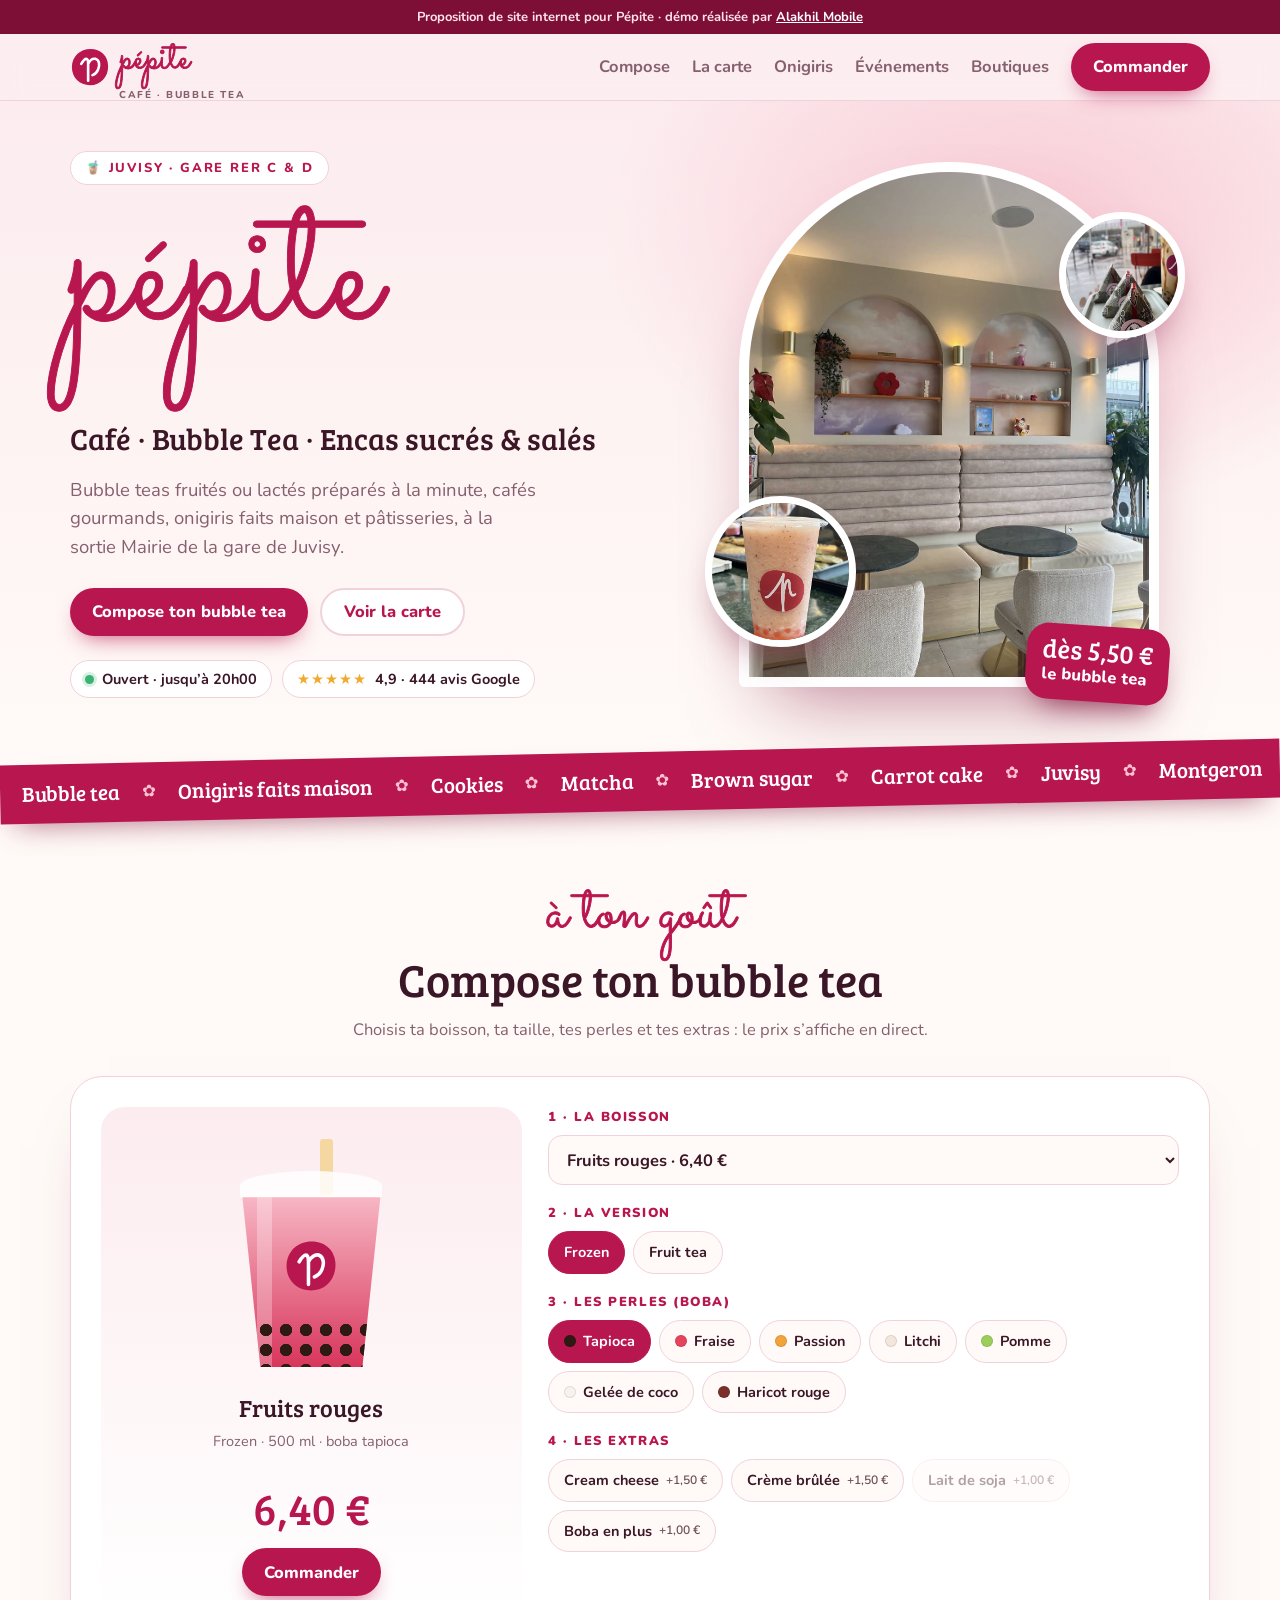
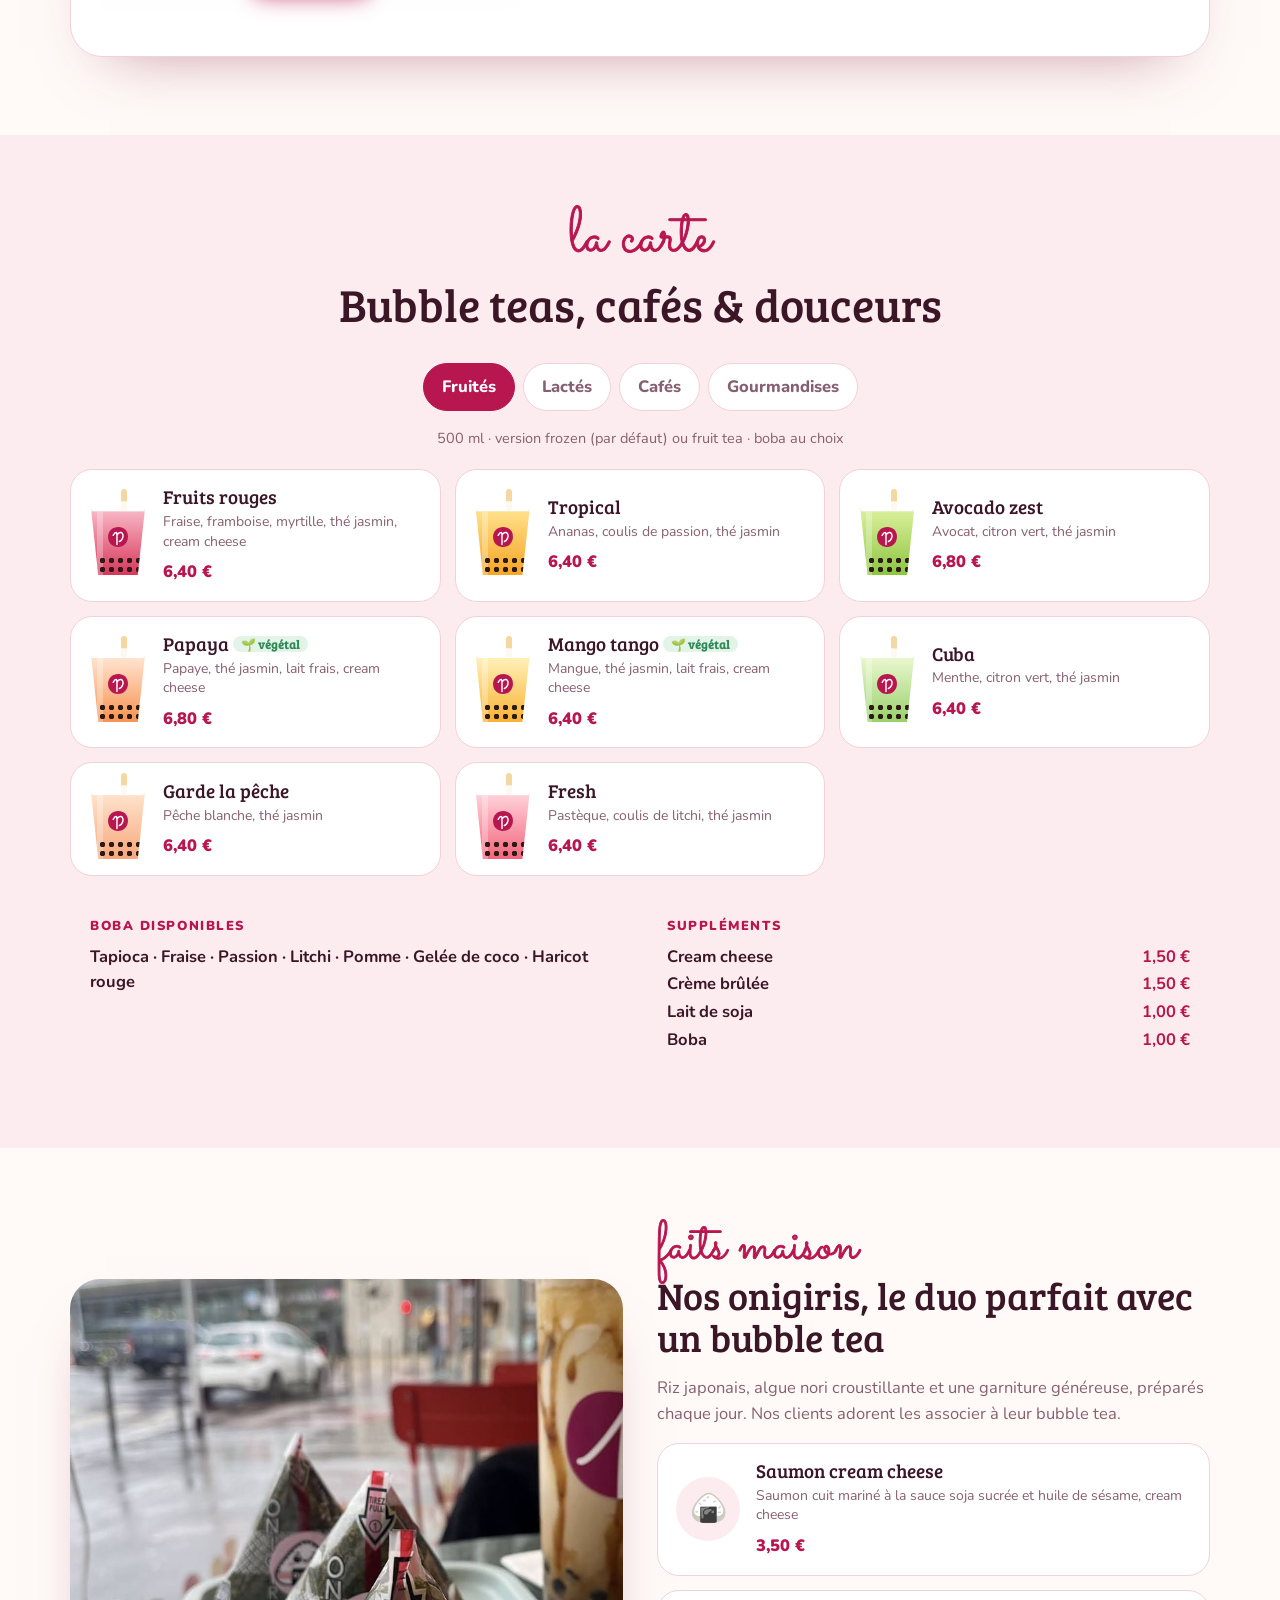
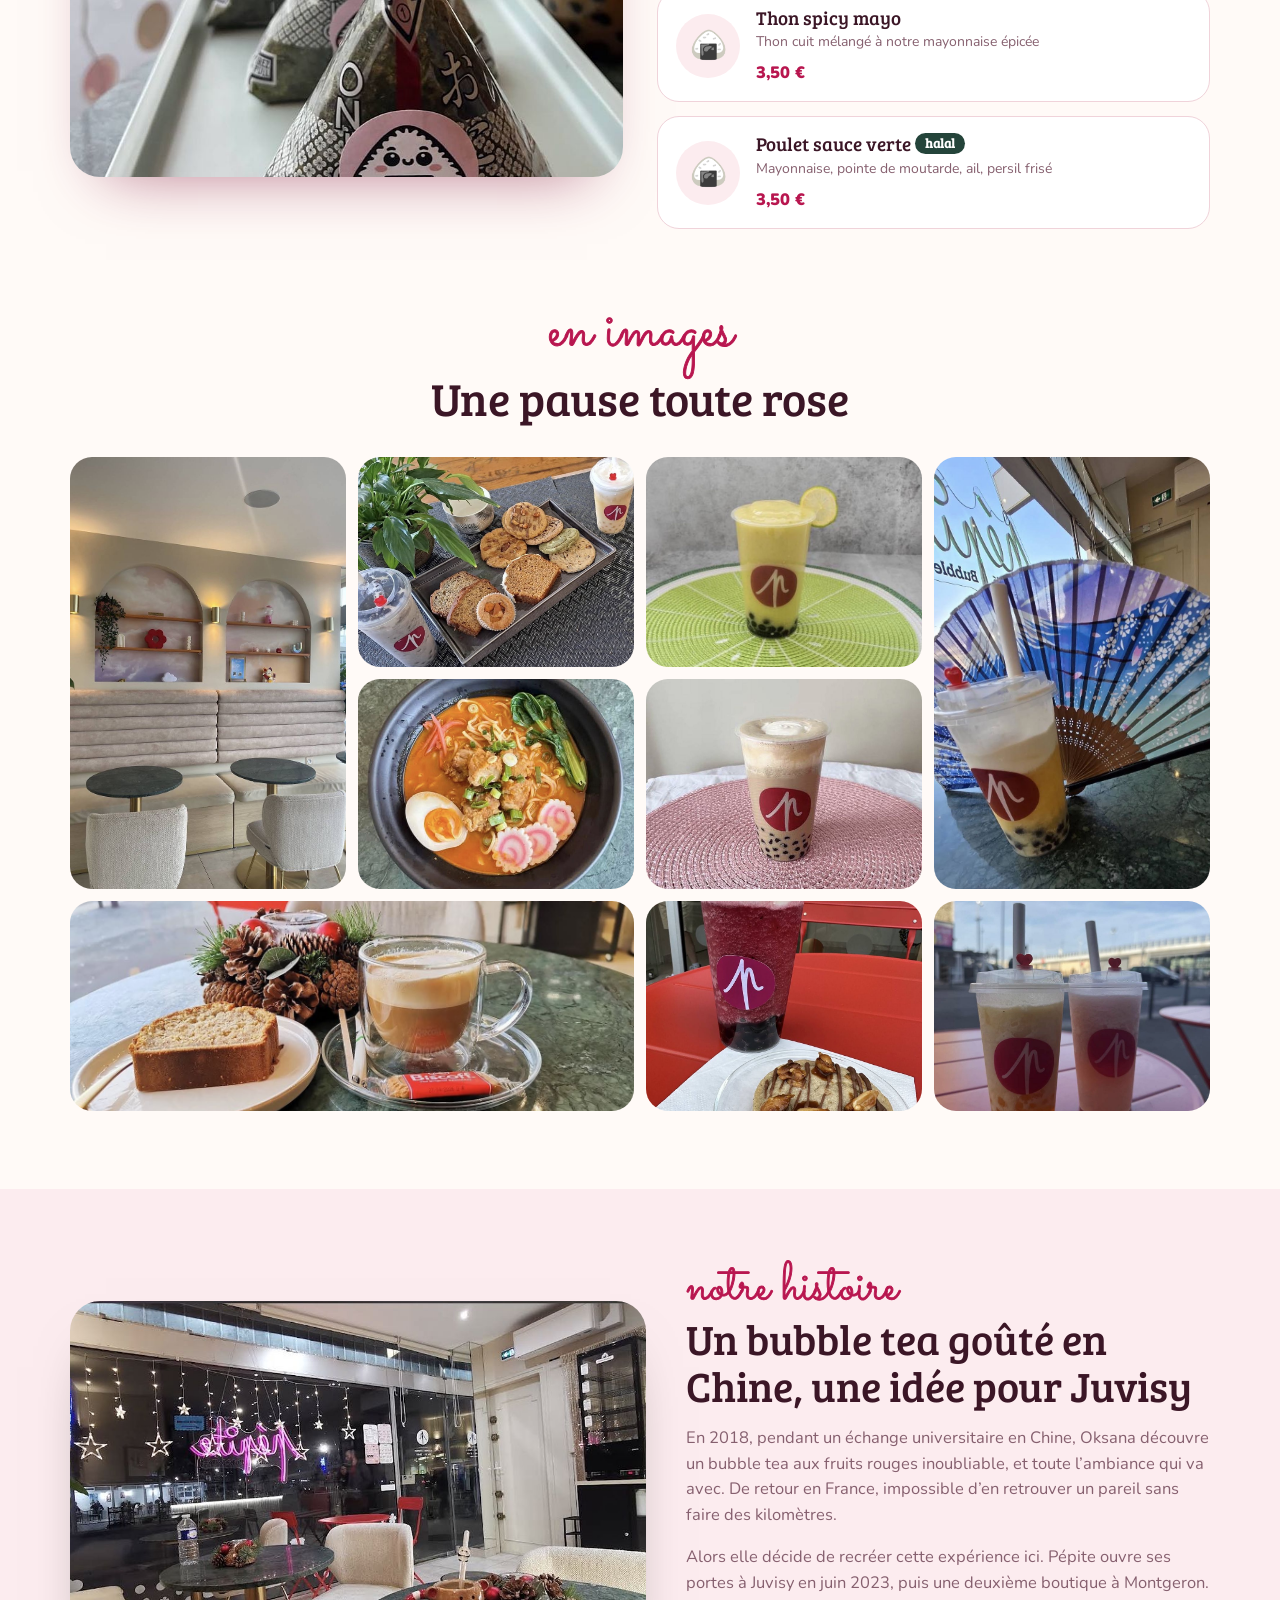
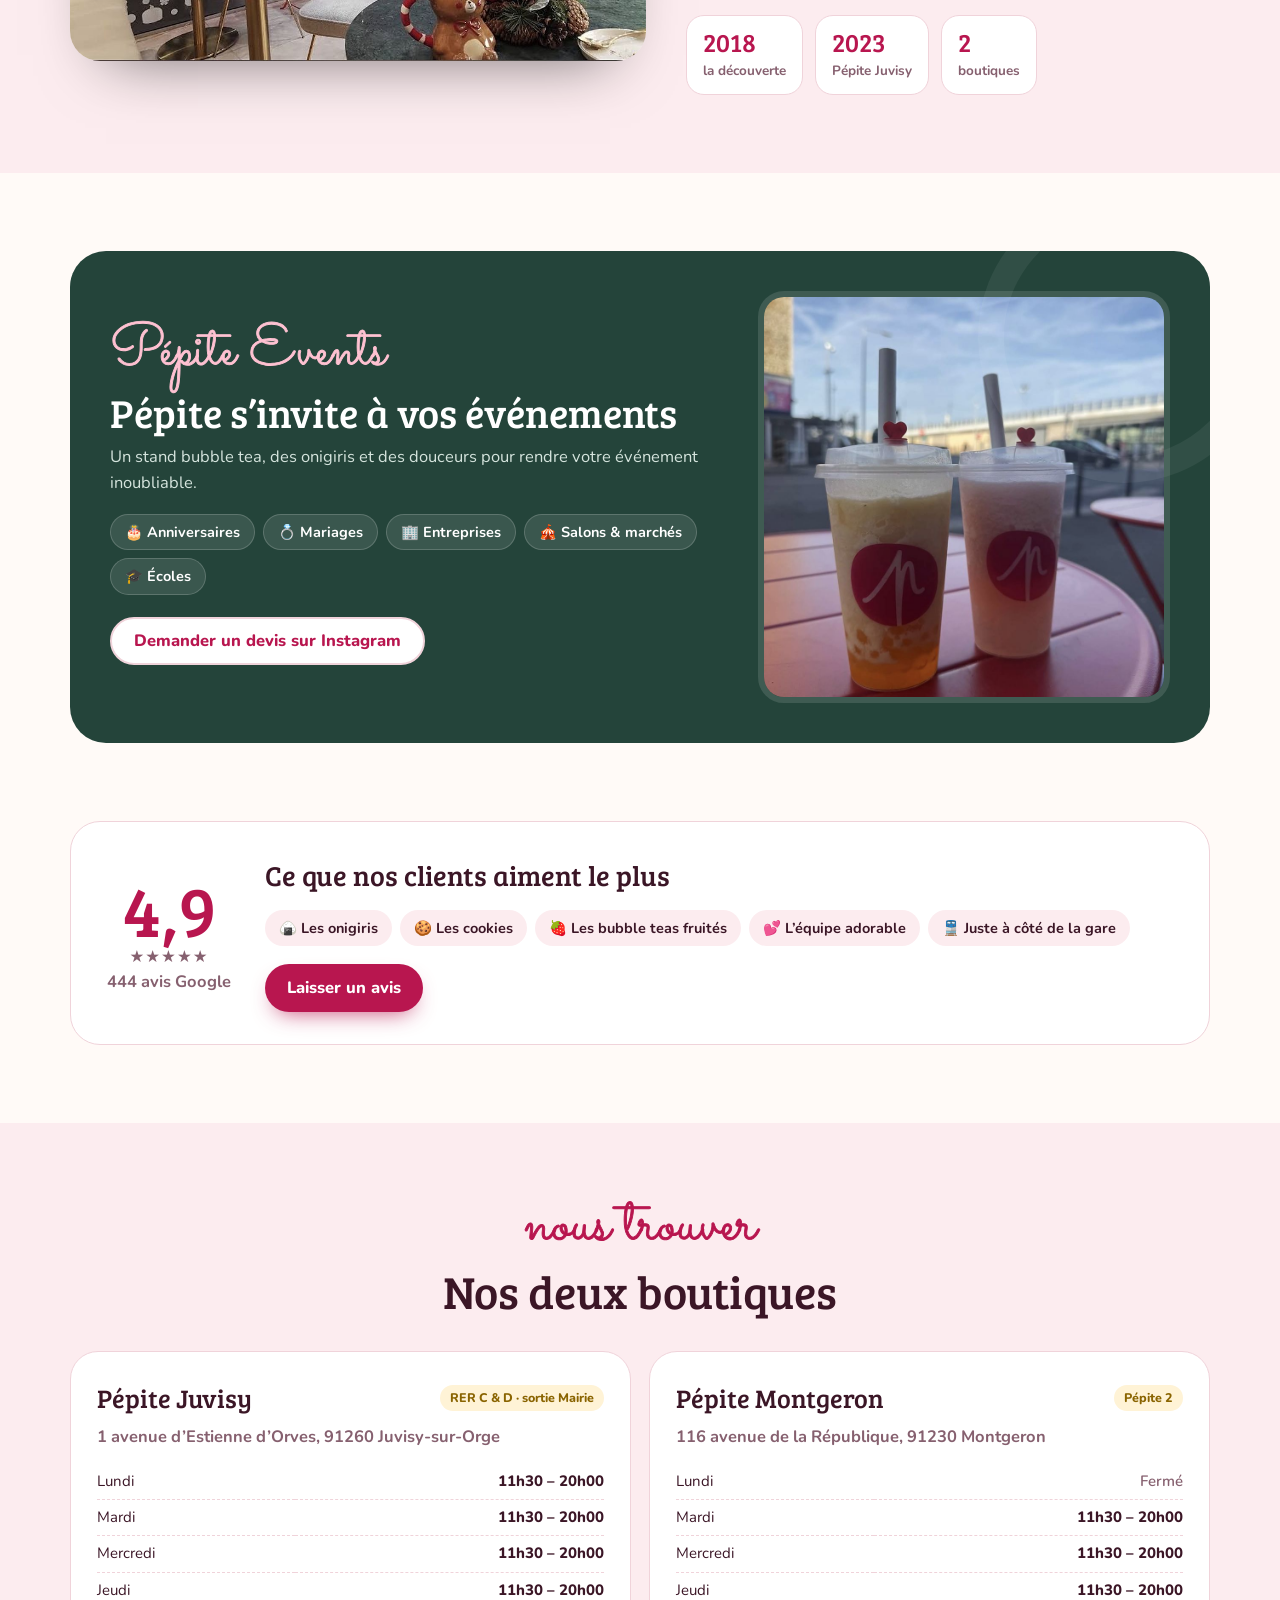
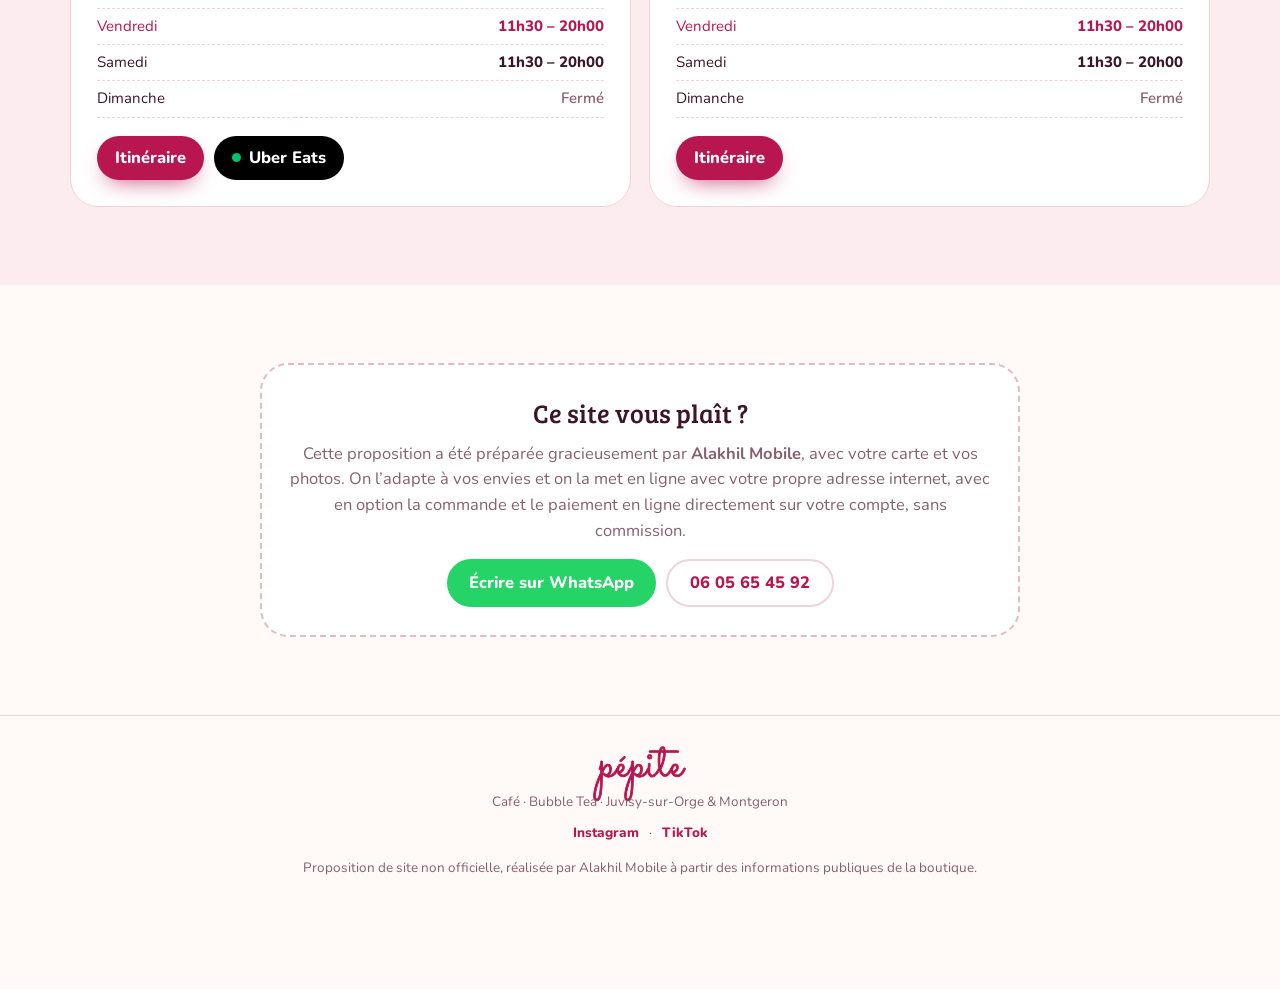
<file: pepite/index.html>
<!doctype html>
<html lang="fr">
<head>
<meta charset="utf-8">
<meta name="viewport" content="width=device-width, initial-scale=1, viewport-fit=cover">
<title>Pépite · Café &amp; Bubble Tea à Juvisy (proposition de site)</title>
<meta name="description" content="Proposition de site internet pour Pépite, café et bubble tea à Juvisy-sur-Orge et Montgeron.">
<meta name="robots" content="noindex, nofollow">
<meta name="theme-color" content="#fcecef">
<link rel="icon" href="logo.svg" type="image/svg+xml">
<link rel="preconnect" href="https://fonts.googleapis.com">
<link rel="preconnect" href="https://fonts.gstatic.com" crossorigin>
<link href="https://fonts.googleapis.com/css2?family=Bree+Serif&family=Nunito:wght@400;600;700;800;900&family=Sacramento&display=swap" rel="stylesheet">
<style>
  :root {
    --rasp: #b8164f; --rasp-2: #d63a6f; --rasp-dark: #7d0f37;
    --pink: #f9dbe2; --pink-2: #fcecef; --cream: #fffaf7; --card: #fff;
    --ink: #3b1626; --soft: #86606f; --line: #f0d3da;
    --marble: #24443a; --gold: #c9a24a; --boba: #2d1a12;
  }
  * { box-sizing: border-box; }
  html { scroll-behavior: smooth; scroll-padding-top: 74px; overflow-x: clip; }
  body { margin: 0; font-family: 'Nunito', system-ui, sans-serif; font-size: 16.5px; line-height: 1.55; color: var(--ink); background: var(--cream); -webkit-font-smoothing: antialiased; }
  a { color: inherit; }
  main { overflow-x: clip; } /* the tilted marquee is a little wider than the screen */
  img { max-width: 100%; display: block; }
  button { font: inherit; color: inherit; cursor: pointer; }
  .wrap { width: min(1140px, 100% - 32px); margin: 0 auto; }
  .h { font-family: 'Bree Serif', Georgia, serif; font-weight: 400; }
  .script { font-family: 'Sacramento', cursive; font-weight: 400; color: var(--rasp); line-height: .8; -webkit-text-stroke: .9px var(--rasp); }

  .pitch { background: var(--rasp-dark); color: #ffe3ea; text-align: center; font-size: 13px; font-weight: 700; padding: 7px 12px; }
  .pitch a { color: #fff; }

  header { position: sticky; top: 0; z-index: 30; background: rgba(252, 236, 239, .88); backdrop-filter: blur(12px); -webkit-backdrop-filter: blur(12px); border-bottom: 1px solid var(--line); }
  .nav { height: 66px; display: flex; align-items: center; gap: 22px; }
  .brand { display: flex; align-items: center; gap: 9px; text-decoration: none; }
  .brand img { width: 40px; height: 40px; }
  .brand > span { display: flex; flex-direction: column; line-height: 1; }
  .brand .script { font-size: 42px; line-height: .9; padding-top: 6px; }
  .brand small { display: block; font-size: 10px; font-weight: 800; letter-spacing: .16em; text-transform: uppercase; color: var(--soft); margin-top: 11px; }
  .links { display: flex; gap: 22px; margin-left: auto; }
  .links a { text-decoration: none; font-weight: 700; color: var(--soft); }
  .links a:hover { color: var(--rasp); }
  .btn { display: inline-flex; align-items: center; justify-content: center; gap: 8px; min-height: 48px; padding: 0 22px; border-radius: 999px; border: 0; font-weight: 800; text-decoration: none; white-space: nowrap; transition: transform .15s, box-shadow .2s; }
  .btn:active { transform: scale(.97); }
  .btn-rasp { background: var(--rasp); color: #fff; box-shadow: 0 10px 22px -10px rgba(184, 22, 79, .8); }
  .btn-rasp:hover { box-shadow: 0 14px 28px -10px rgba(184, 22, 79, .95); }
  .btn-white { background: #fff; color: var(--rasp); border: 2px solid var(--line); }
  .btn-uber { background: #000; color: #fff; }
  .btn-uber::before { content: ''; width: 9px; height: 9px; border-radius: 50%; background: #06c167; }

  /* Hero */
  .hero { position: relative; overflow: hidden; padding: 50px 0 70px; background: radial-gradient(600px 400px at 80% 20%, #f8c9d4, transparent 70%), linear-gradient(180deg, var(--pink-2), var(--cream)); }
  .bubbles { position: absolute; inset: 0; pointer-events: none; }
  .bubbles i { position: absolute; bottom: -20px; width: var(--s); height: var(--s); border-radius: 50%; background: radial-gradient(circle at 35% 30%, rgba(255,255,255,.55), transparent 40%), var(--c); opacity: .5; animation: rise var(--d) linear var(--delay) infinite; }
  @keyframes rise { to { transform: translateY(-115vh) translateX(var(--x)); } }
  .hero .wrap { position: relative; display: grid; grid-template-columns: 1.05fr .95fr; gap: 40px; align-items: center; }
  .tag { display: inline-flex; align-items: center; gap: 8px; font-size: 13px; font-weight: 800; letter-spacing: .14em; text-transform: uppercase; color: var(--rasp); background: #fff; border: 1px solid var(--line); border-radius: 999px; padding: 6px 14px; }
  .hero h1 { margin: 18px 0 6px; }
  .hero h1 .script { font-size: clamp(110px, 18vw, 190px); display: block; margin-left: -6px; }
  .hero h1 .h { display: block; font-size: clamp(22px, 3vw, 30px); color: var(--ink); margin-top: clamp(34px, 5.4vw, 60px); }
  .lead { color: var(--soft); font-size: 18.5px; max-width: 470px; margin: 14px 0 26px; }
  .cta { display: flex; gap: 12px; flex-wrap: wrap; }
  .chips { display: flex; gap: 10px; flex-wrap: wrap; margin-top: 24px; }
  .chip { display: inline-flex; align-items: center; gap: 8px; background: #fff; border: 1px solid var(--line); border-radius: 999px; padding: 7px 14px; font-size: 14.5px; font-weight: 700; text-decoration: none; }
  .dot { width: 9px; height: 9px; border-radius: 50%; background: #3bb273; box-shadow: 0 0 0 3px rgba(59, 178, 115, .2); }
  .dot.off { background: #d9534f; box-shadow: 0 0 0 3px rgba(217, 83, 79, .2); }
  .stars { color: #f0a92c; letter-spacing: 1px; }
  .visual { position: relative; justify-self: center; width: min(420px, 100%); }
  .arch { border-radius: 999px 999px 30px 30px; overflow: hidden; aspect-ratio: 4 / 5; border: 10px solid #fff; box-shadow: 0 40px 80px -34px rgba(125, 15, 55, .55); }
  .arch img { width: 100%; height: 100%; object-fit: cover; }
  .float { position: absolute; width: 36%; aspect-ratio: 1; border-radius: 50%; overflow: hidden; border: 7px solid #fff; box-shadow: 0 20px 40px -18px rgba(125,15,55,.6); animation: fl 6s ease-in-out infinite; }
  .float img { width: 100%; height: 100%; object-fit: cover; }
  .f1 { left: -34px; bottom: 40px; }
  .f2 { right: -26px; top: 50px; width: 30%; animation-delay: -3s; }
  .badge { position: absolute; right: -10px; bottom: -14px; background: var(--rasp); color: #fff; border-radius: 22px; padding: 12px 16px; font-weight: 800; box-shadow: 0 18px 30px -14px rgba(125,15,55,.8); transform: rotate(4deg); }
  .badge b { display: block; font-family: 'Bree Serif', serif; font-weight: 400; font-size: 26px; line-height: 1; }
  @keyframes fl { 50% { translate: 0 -10px; } }

  .marquee { background: var(--rasp); color: #fff; overflow: hidden; transform: rotate(-1.2deg); margin: -16px 0 0; position: relative; z-index: 2; box-shadow: 0 14px 30px -16px rgba(125,15,55,.7); }
  .track { display: flex; width: max-content; animation: mq 34s linear infinite; padding: 13px 0; }
  .track span { font-family: 'Bree Serif', serif; font-size: 21px; padding: 0 22px; white-space: nowrap; }
  .track i { font-style: normal; color: #ffc2d2; align-self: center; }
  @keyframes mq { to { transform: translateX(-50%); } }

  section { padding: 78px 0; }
  .sh { text-align: center; max-width: 640px; margin: 0 auto 34px; }
  .sh .script { font-size: 64px; display: block; margin-bottom: 14px; }
  .sh h2 { font-family: 'Bree Serif', serif; font-weight: 400; font-size: clamp(32px, 5vw, 46px); line-height: 1.1; margin: 0; }
  .sh p { color: var(--soft); margin: 12px 0 0; }

  /* Cup illustration */
  .cup { position: relative; width: 58px; height: 80px; flex: none; }
  .cup .lid { position: absolute; left: 2px; right: 2px; top: 6px; height: 12px; border-radius: 50% 50% 4px 4px; background: rgba(255,255,255,.85); box-shadow: inset 0 -2px 0 rgba(0,0,0,.06); }
  .cup .straw { position: absolute; left: 56%; top: -6px; width: 6px; height: 22px; border-radius: 3px; background: #f4d7a1; }
  .cup .glass { position: absolute; left: 0; right: 0; top: 16px; bottom: 0; clip-path: polygon(4% 0, 96% 0, 84% 100%, 16% 100%); background: linear-gradient(var(--c1), var(--c2)); }
  .cup .glass::after { content: ''; position: absolute; left: 0; right: 0; bottom: 0; height: 30%; background: radial-gradient(circle, var(--b) 42%, transparent 46%) 0 0 / 9px 9px; }
  .cup .glass::before { content: ''; position: absolute; top: 0; bottom: 0; left: 14%; width: 10%; background: rgba(255,255,255,.28); }
  .cup .p { position: absolute; left: 50%; top: 52%; transform: translate(-50%, -50%); width: 22px; height: 22px; background: url('logo.svg') center / contain no-repeat; }
  .cup.big { width: 150px; height: 210px; }
  .cup.big .lid { top: 14px; height: 30px; left: 4px; right: 4px; }
  .cup.big .straw { top: -18px; width: 13px; height: 56px; }
  .cup.big .glass { top: 40px; }
  .cup.big .glass::after { background-size: 20px 20px; height: 28%; }
  .cup.big .p { width: 54px; height: 54px; }
  .cup .glass, .cup .glass::after { transition: background .35s; }

  /* Builder */
  .builder { display: grid; grid-template-columns: .8fr 1.2fr; gap: 26px; background: #fff; border: 1px solid var(--line); border-radius: 32px; padding: 30px; box-shadow: 0 30px 60px -40px rgba(125,15,55,.5); }
  .preview { background: linear-gradient(180deg, var(--pink-2), #fff); border-radius: 24px; display: flex; flex-direction: column; align-items: center; justify-content: center; padding: 30px 16px; text-align: center; }
  .preview .cup { margin: 20px 0 22px; animation: bob 3.5s ease-in-out infinite; }
  @keyframes bob { 50% { translate: 0 -8px; } }
  .preview b { font-family: 'Bree Serif', serif; font-weight: 400; font-size: 24px; }
  .preview .sum { color: var(--soft); font-size: 14.5px; min-height: 44px; margin-top: 4px; }
  .preview .price { font-family: 'Bree Serif', serif; font-size: 44px; color: var(--rasp); line-height: 1; margin: 12px 0 18px; }
  .price.pop { animation: pop .4s cubic-bezier(.3, 1.6, .5, 1); }
  @keyframes pop { 40% { transform: scale(1.18); } }
  .step { margin-bottom: 18px; }
  .step > b { display: block; font-size: 13px; font-weight: 900; letter-spacing: .12em; text-transform: uppercase; color: var(--rasp); margin-bottom: 8px; }
  .step select { width: 100%; min-height: 50px; border-radius: 14px; border: 1.5px solid var(--line); padding: 0 14px; font: inherit; font-weight: 700; background: var(--cream); color: var(--ink); }
  .opts { display: flex; flex-wrap: wrap; gap: 8px; }
  .opt { position: relative; }
  .opt input { position: absolute; opacity: 0; inset: 0; margin: 0; cursor: pointer; }
  .opt span { display: inline-flex; align-items: center; gap: 7px; padding: 9px 15px; border-radius: 999px; border: 1.5px solid var(--line); background: var(--cream); font-weight: 700; font-size: 14.5px; transition: background .15s, border-color .15s, color .15s; }
  .opt span i { width: 12px; height: 12px; border-radius: 50%; background: var(--bc, #2d1a12); box-shadow: inset 0 0 0 1px rgba(0,0,0,.1); }
  .opt input:checked + span { background: var(--rasp); border-color: var(--rasp); color: #fff; }
  .opt input:disabled + span { opacity: .4; }
  .opt input:focus-visible + span { outline: 3px solid var(--rasp-2); outline-offset: 2px; }
  .opt small { font-weight: 600; opacity: .75; }

  /* Menu */
  .tabs { display: flex; gap: 8px; justify-content: center; flex-wrap: wrap; margin-bottom: 22px; }
  .tabs button { border: 1.5px solid var(--line); background: #fff; border-radius: 999px; padding: 10px 18px; font-weight: 800; color: var(--soft); }
  .tabs button.on { background: var(--rasp); border-color: var(--rasp); color: #fff; }
  .note { text-align: center; color: var(--soft); font-size: 14.5px; margin: -6px 0 20px; }
  .grid { display: grid; grid-template-columns: repeat(auto-fill, minmax(300px, 1fr)); gap: 14px; }
  .item { display: flex; gap: 16px; align-items: center; background: #fff; border: 1px solid var(--line); border-radius: 22px; padding: 16px 18px; transition: transform .2s, box-shadow .2s; }
  .item:hover { transform: translateY(-3px); box-shadow: 0 18px 34px -24px rgba(125,15,55,.6); }
  .item .txt { flex: 1; min-width: 0; }
  .item b { font-family: 'Bree Serif', serif; font-weight: 400; font-size: 19px; display: block; line-height: 1.2; }
  .item p { margin: 3px 0 8px; color: var(--soft); font-size: 14px; line-height: 1.4; }
  .item .pr { font-weight: 900; color: var(--rasp); }
  .item .pr small { color: var(--soft); font-weight: 700; }
  .ico { display: inline-block; font-size: 12px; font-weight: 800; border-radius: 99px; padding: 1px 8px; margin-left: 4px; vertical-align: 2px; }
  .ico.veg { background: #e3f3e7; color: #2e8b57; }
  .ico.cold { background: #e4f0fb; color: #3576b5; }
  .ico.off { background: #f3e7ea; color: #9a6a77; }
  .round { width: 64px; height: 64px; border-radius: 50%; flex: none; display: grid; place-items: center; font-size: 30px; background: var(--pink-2); }
  .extras { display: grid; grid-template-columns: 1fr 1fr; gap: 14px; margin-top: 18px; }
  .ex { background: var(--pink-2); border-radius: 20px; padding: 18px 20px; }
  .ex b { font-size: 13px; font-weight: 900; letter-spacing: .12em; text-transform: uppercase; color: var(--rasp); }
  .ex p { margin: 6px 0 0; font-weight: 700; }
  .ex ul { list-style: none; padding: 0; margin: 6px 0 0; display: grid; grid-template-columns: 1fr auto; gap: 2px 14px; font-weight: 700; }
  .ex li:nth-child(even) { text-align: right; color: var(--rasp); }

  /* Onigiri + gourmandises feature */
  .feature { display: grid; grid-template-columns: 1fr 1fr; gap: 34px; align-items: center; }
  .feature .ph { border-radius: 30px; overflow: hidden; aspect-ratio: 4 / 3.6; box-shadow: 0 30px 60px -36px rgba(125,15,55,.6); }
  .feature .ph img { width: 100%; height: 100%; object-fit: cover; }
  .feature h3 { font-family: 'Bree Serif', serif; font-weight: 400; font-size: clamp(28px, 4vw, 38px); margin: 6px 0 10px; line-height: 1.1; }
  .feature .script { font-size: 54px; }
  .feature p { color: var(--soft); }
  .halal { display: inline-block; background: var(--marble); color: #fff; font-size: 12.5px; font-weight: 800; padding: 3px 10px; border-radius: 99px; vertical-align: 3px; }

  /* Gallery */
  .gallery { display: grid; grid-template-columns: repeat(4, 1fr); grid-auto-rows: 210px; gap: 12px; }
  .gallery button { border: 0; padding: 0; border-radius: 22px; overflow: hidden; cursor: zoom-in; background: var(--pink); }
  .gallery img { width: 100%; height: 100%; object-fit: cover; transition: transform .5s; }
  .gallery button:hover img { transform: scale(1.06); }
  .gallery .t { grid-row: span 2; }
  .gallery .w { grid-column: span 2; }

  /* Story */
  .story { display: grid; grid-template-columns: 1.1fr 1fr; gap: 40px; align-items: center; }
  .story .ph { border-radius: 30px; overflow: hidden; box-shadow: 0 30px 60px -36px rgba(0,0,0,.6); }
  .story .ph img { width: 100%; aspect-ratio: 16 / 10; object-fit: cover; }
  .story h2 { font-family: 'Bree Serif', serif; font-weight: 400; font-size: clamp(30px, 4.6vw, 42px); line-height: 1.1; margin: 6px 0 14px; }
  .story p { color: var(--soft); }
  .years { display: flex; gap: 12px; margin-top: 20px; flex-wrap: wrap; }
  .years div { background: #fff; border: 1px solid var(--line); border-radius: 18px; padding: 12px 16px; }
  .years b { display: block; font-family: 'Bree Serif', serif; font-weight: 400; font-size: 26px; color: var(--rasp); line-height: 1.1; }
  .years span { font-size: 13.5px; color: var(--soft); font-weight: 700; }

  /* Events */
  .events { background: var(--marble); color: #fff; border-radius: 36px; padding: 40px; display: grid; grid-template-columns: 1.2fr .8fr; gap: 30px; align-items: center; position: relative; overflow: hidden; }
  .events::after { content: ''; position: absolute; right: -60px; top: -60px; width: 240px; height: 240px; border-radius: 50%; border: 26px solid rgba(255,255,255,.06); }
  .events .script { color: #ffc2d2; -webkit-text-stroke-color: #ffc2d2; font-size: 58px; }
  .events h2 { font-family: 'Bree Serif', serif; font-weight: 400; font-size: clamp(28px, 4vw, 40px); margin: 14px 0 10px; line-height: 1.1; }
  .events p { color: #d5e4dd; margin: 0 0 18px; }
  .events ul { list-style: none; padding: 0; margin: 0 0 22px; display: flex; flex-wrap: wrap; gap: 8px; }
  .events li { background: rgba(255,255,255,.1); border: 1px solid rgba(255,255,255,.18); border-radius: 99px; padding: 6px 14px; font-weight: 700; font-size: 14.5px; }
  .events .ph { border-radius: 26px; overflow: hidden; aspect-ratio: 1; border: 6px solid rgba(255,255,255,.12); }
  .events .ph img { width: 100%; height: 100%; object-fit: cover; }

  /* Reviews */
  .rev { display: flex; gap: 34px; align-items: center; background: #fff; border: 1px solid var(--line); border-radius: 30px; padding: 32px 36px; }
  .rev .score { text-align: center; flex: none; }
  .rev .score b { font-family: 'Bree Serif', serif; font-weight: 400; font-size: 72px; line-height: 1; color: var(--rasp); display: block; }
  .rev .score span { color: var(--soft); font-weight: 700; }
  .rev h3 { font-family: 'Bree Serif', serif; font-weight: 400; font-size: 28px; margin: 0 0 12px; }
  .rev .topics { display: flex; flex-wrap: wrap; gap: 8px; margin-bottom: 18px; }
  .rev .topics span { background: var(--pink-2); border-radius: 99px; padding: 7px 14px; font-weight: 700; font-size: 14.5px; }

  /* Shops */
  .shops { display: grid; grid-template-columns: 1fr 1fr; gap: 18px; }
  .shop { background: #fff; border: 1px solid var(--line); border-radius: 28px; padding: 26px; }
  .shop .top { display: flex; justify-content: space-between; align-items: center; flex-wrap: wrap; gap: 6px 10px; margin-bottom: 6px; }
  .shop h3 { font-family: 'Bree Serif', serif; font-weight: 400; font-size: 26px; margin: 0; }
  .shop .addr { color: var(--soft); font-weight: 700; margin: 0 0 14px; }
  .shop table { width: 100%; border-collapse: collapse; font-size: 15px; margin-bottom: 18px; }
  .shop td { padding: 6px 0; border-bottom: 1px dashed var(--line); }
  .shop td:last-child { text-align: right; font-weight: 800; }
  .shop tr.today td { color: var(--rasp); }
  .shop .closed { color: var(--soft); font-weight: 600 !important; }
  .shop .btns { display: flex; gap: 10px; flex-wrap: wrap; }
  .shop .btn { min-height: 44px; padding: 0 18px; }
  .metro { display: inline-block; font-size: 12.5px; font-weight: 800; background: #fff3d6; color: #8a6400; border-radius: 99px; padding: 3px 10px; }

  .alakhil { max-width: 760px; margin: 0 auto; text-align: center; border: 2px dashed #e6b9c6; border-radius: 28px; padding: 28px; background: #fff; }
  .alakhil h3 { font-family: 'Bree Serif', serif; font-weight: 400; font-size: 26px; margin: 0 0 8px; }
  .alakhil p { color: var(--soft); margin: 0 0 16px; }
  .alakhil .row { display: flex; gap: 10px; justify-content: center; flex-wrap: wrap; }
  .wa { background: #25d366; color: #fff; }

  footer { text-align: center; color: var(--soft); font-size: 13.5px; padding: 30px 16px 110px; border-top: 1px solid var(--line); }
  footer .script { font-size: 50px; display: block; margin-bottom: 6px; }
  footer .soc { display: flex; gap: 10px; justify-content: center; margin: 10px 0 14px; }
  footer .soc a { font-weight: 800; color: var(--rasp); text-decoration: none; }

  .mbar { display: none; }
  dialog { border: 0; padding: 0; background: transparent; max-width: min(430px, calc(100% - 24px)); width: 100%; }
  dialog::backdrop { background: rgba(59, 22, 38, .55); backdrop-filter: blur(4px); -webkit-backdrop-filter: blur(4px); }
  dialog[open] { animation: dlg .25s ease-out; }
  @keyframes dlg { from { opacity: 0; transform: translateY(14px) scale(.97); } }
  .box { background: #fff; border-radius: 28px; padding: 28px 24px 22px; text-align: center; position: relative; }
  .box .x { position: absolute; top: 12px; right: 12px; width: 38px; height: 38px; border-radius: 50%; border: 0; background: var(--pink-2); font-size: 22px; line-height: 1; }
  .box h3 { font-family: 'Bree Serif', serif; font-weight: 400; font-size: 26px; margin: 10px 0 6px; line-height: 1.15; }
  .box p { color: var(--soft); margin: 0 0 16px; }
  .box .recap { background: var(--pink-2); border-radius: 16px; padding: 12px 14px; margin: 0 0 16px; font-weight: 700; text-align: left; }
  .box .recap b { color: var(--rasp); float: right; }
  .box .acts { display: grid; gap: 10px; }
  .box .soonico { width: 64px; height: 64px; margin: 0 auto; border-radius: 50%; background: var(--pink-2); display: grid; place-items: center; font-size: 30px; box-shadow: 0 0 0 8px rgba(184,22,79,.08); }
  .lb { max-width: 94vw; }
  .lb img { max-height: 86vh; margin: 0 auto; border-radius: 16px; }

  .reveal { opacity: 0; transform: translateY(20px); transition: opacity .7s ease, transform .7s ease; }
  .reveal.in { opacity: 1; transform: none; }

  @media (max-width: 900px) {
    .links { display: none; }
    .nav .btn { margin-left: auto; min-height: 42px; padding: 0 16px; }
    .hero { padding: 30px 0 64px; }
    .hero .wrap, .builder, .feature, .story, .events, .shops { grid-template-columns: 1fr; }
    .visual { width: min(300px, 78%); order: -1; margin-bottom: 10px; }
    .f1 { left: -28px; } .f2 { right: -22px; }
    .gallery { grid-template-columns: 1fr 1fr; grid-auto-rows: 170px; }
    .rev { flex-direction: column; text-align: center; padding: 26px 22px; }
    .rev .topics { justify-content: center; }
    .events { padding: 28px 22px; }
    .events .ph { max-width: 320px; }
    .feature .ph { order: -1; }
    section { padding: 58px 0; }
    .builder { padding: 18px; }
    .mbar { display: grid; grid-template-columns: 1fr 1.4fr 1fr; gap: 8px; position: fixed; left: 10px; right: 10px; bottom: calc(10px + env(safe-area-inset-bottom)); z-index: 40;
      background: rgba(255,255,255,.95); backdrop-filter: blur(10px); -webkit-backdrop-filter: blur(10px); border: 1px solid var(--line); border-radius: 20px; padding: 8px; box-shadow: 0 16px 34px -14px rgba(125,15,55,.45); }
    .mbar a, .mbar button { display: flex; flex-direction: column; align-items: center; justify-content: center; gap: 1px; min-height: 52px; border-radius: 14px; text-decoration: none; font-size: 12.5px; font-weight: 800; color: var(--soft); border: 0; background: transparent; }
    .mbar span { font-size: 18px; line-height: 1.1; }
    .mbar .main { background: var(--rasp); color: #fff; }
  }
  @media (max-width: 560px) {
    .extras { grid-template-columns: 1fr; }
    .grid { grid-template-columns: 1fr; }
    .brand .script { font-size: 36px; }
  }
  @media (prefers-reduced-motion: reduce) {
    *, *::before, *::after { animation: none !important; transition: none !important; }
    .reveal { opacity: 1; transform: none; }
    html { scroll-behavior: auto; }
  }
</style>
</head>
<body>
<div class="pitch">Proposition de site internet pour <b>Pépite</b> · démo réalisée par <a href="#alakhil">Alakhil Mobile</a></div>

<header>
  <div class="wrap nav">
    <a class="brand" href="#top"><img src="logo.svg" alt=""><span><span class="script">pépite</span><small>Café · Bubble Tea</small></span></a>
    <nav class="links"><a href="#compose">Compose</a><a href="#carte">La carte</a><a href="#onigiris">Onigiris</a><a href="#evenements">Événements</a><a href="#boutiques">Boutiques</a></nav>
    <button class="btn btn-rasp js-order">Commander</button>
  </div>
</header>

<main id="top">
  <section class="hero">
    <div class="bubbles" id="bubbles" aria-hidden="true"></div>
    <div class="wrap">
      <div>
        <span class="tag">🧋 Juvisy · gare RER C &amp; D</span>
        <h1><span class="script">pépite</span><span class="h">Café · Bubble Tea · Encas sucrés &amp; salés</span></h1>
        <p class="lead">Bubble teas fruités ou lactés préparés à la minute, cafés gourmands, onigiris faits maison et pâtisseries, à la sortie Mairie de la gare de Juvisy.</p>
        <div class="cta"><a class="btn btn-rasp" href="#compose">Compose ton bubble tea</a><a class="btn btn-white" href="#carte">Voir la carte</a></div>
        <div class="chips">
          <span class="chip"><i class="dot" id="dot"></i><span id="openText">Ouvert</span></span>
          <a class="chip" href="https://www.google.com/maps/search/?api=1&query=P%C3%A9pite+Juvisy+1+Av.+d%27Estienne+d%27Orves+91260+Juvisy-sur-Orge" target="_blank" rel="noopener"><span class="stars">★★★★★</span> 4,9 · 444 avis Google</a>
        </div>
      </div>
      <div class="visual">
        <div class="arch"><img src="img/arches.jpg" alt="La salle Pépite : arches roses, banquette et tables en marbre vert"></div>
        <div class="float f1"><img src="img/fruits-rouges.jpg" alt="Bubble tea Fruits rouges" style="object-position:50% 40%"></div>
        <div class="float f2"><img src="img/onigiri-boba.jpg" alt="Onigiris et bubble tea brown sugar"></div>
        <div class="badge"><b>dès 5,50 €</b>le bubble tea</div>
      </div>
    </div>
  </section>

  <div class="marquee" aria-hidden="true"><div class="track" id="marquee"></div></div>

  <section id="compose">
    <div class="wrap">
      <div class="sh reveal"><span class="script">à ton goût</span><h2>Compose ton bubble tea</h2><p>Choisis ta boisson, ta taille, tes perles et tes extras : le prix s’affiche en direct.</p></div>
      <div class="builder reveal">
        <div class="preview">
          <div class="cup big" id="bigCup"><span class="straw"></span><span class="lid"></span><span class="glass"></span><span class="p"></span></div>
          <b id="bName">Fruits rouges</b>
          <div class="sum" id="bSum"></div>
          <div class="price" id="bPrice">6,40 €</div>
          <button class="btn btn-rasp js-order" data-from="builder">Commander</button>
        </div>
        <div>
          <div class="step"><b>1 · La boisson</b><select id="bDrink" aria-label="Boisson"></select></div>
          <div class="step" id="stepMode"><b>2 · La version</b><div class="opts" id="bMode"></div></div>
          <div class="step" id="stepSize"><b>2 · La taille</b><div class="opts" id="bSize"></div></div>
          <div class="step"><b>3 · Les perles (boba)</b><div class="opts" id="bBoba"></div></div>
          <div class="step"><b>4 · Les extras</b><div class="opts" id="bExtras"></div></div>
        </div>
      </div>
    </div>
  </section>

  <section id="carte" style="background:var(--pink-2)">
    <div class="wrap">
      <div class="sh reveal"><span class="script">la carte</span><h2>Bubble teas, cafés &amp; douceurs</h2></div>
      <div class="tabs" id="tabs"></div>
      <p class="note" id="tabNote"></p>
      <div class="grid" id="grid"></div>
      <div class="extras">
        <div class="ex"><b>Boba disponibles</b><p>Tapioca · Fraise · Passion · Litchi · Pomme · Gelée de coco · Haricot rouge</p></div>
        <div class="ex"><b>Suppléments</b><ul><li>Cream cheese</li><li>1,50 €</li><li>Crème brûlée</li><li>1,50 €</li><li>Lait de soja</li><li>1,00 €</li><li>Boba</li><li>1,00 €</li></ul></div>
      </div>
    </div>
  </section>

  <section id="onigiris">
    <div class="wrap feature">
      <div class="ph reveal"><img src="img/onigiri-boba.jpg" alt="Onigiris faits maison et bubble tea" style="object-position:50% 60%"></div>
      <div class="reveal">
        <span class="script">faits maison</span>
        <h3>Nos onigiris, le duo parfait avec un bubble tea</h3>
        <p>Riz japonais, algue nori croustillante et une garniture généreuse, préparés chaque jour. Nos clients adorent les associer à leur bubble tea.</p>
        <div class="grid" id="onigiriGrid" style="grid-template-columns:1fr"></div>
      </div>
    </div>
  </section>

  <section style="padding-top:0">
    <div class="wrap">
      <div class="sh reveal"><span class="script">en images</span><h2>Une pause toute rose</h2></div>
      <div class="gallery reveal" id="gallery">
        <button class="t" data-src="img/arches.jpg"><img src="img/arches.jpg" alt="La salle et ses arches" loading="lazy"></button>
        <button data-src="img/cookies.jpg"><img src="img/cookies.jpg" alt="Cookies, banana bread et carrot cake" loading="lazy"></button>
        <button data-src="img/avocado.jpg"><img src="img/avocado.jpg" alt="Bubble tea Avocado zest" loading="lazy"></button>
        <button class="t" data-src="img/eventail.jpg"><img src="img/eventail.jpg" alt="Bubble tea Mango tango et éventail" loading="lazy"></button>
        <button data-src="img/ramen.jpg"><img src="img/ramen.jpg" alt="Ramen" loading="lazy"></button>
        <button data-src="img/milk-tea.jpg"><img src="img/milk-tea.jpg" alt="Milk tea au cream cheese" loading="lazy"></button>
        <button class="w" data-src="img/banana-bread.jpg"><img src="img/banana-bread.jpg" alt="Banana bread et cappuccino" loading="lazy"></button>
        <button data-src="img/cookie-cacahuete.jpg"><img src="img/cookie-cacahuete.jpg" alt="Cookie cacahuète et bubble tea fruits rouges" loading="lazy"></button>
        <button data-src="img/terrasse.jpg"><img src="img/terrasse.jpg" alt="Bubble teas en terrasse" loading="lazy"></button>
      </div>
    </div>
  </section>

  <section style="background:var(--pink-2)">
    <div class="wrap story">
      <div class="ph reveal"><img src="img/neon.jpg" alt="Le néon Pépite le soir" loading="lazy"></div>
      <div class="reveal">
        <span class="script" style="font-size:54px">notre histoire</span>
        <h2>Un bubble tea goûté en Chine, une idée pour Juvisy</h2>
        <p>En 2018, pendant un échange universitaire en Chine, Oksana découvre un bubble tea aux fruits rouges inoubliable, et toute l’ambiance qui va avec. De retour en France, impossible d’en retrouver un pareil sans faire des kilomètres.</p>
        <p>Alors elle décide de recréer cette expérience ici. Pépite ouvre ses portes à Juvisy en juin 2023, puis une deuxième boutique à Montgeron.</p>
        <div class="years"><div><b>2018</b><span>la découverte</span></div><div><b>2023</b><span>Pépite Juvisy</span></div><div><b>2</b><span>boutiques</span></div></div>
      </div>
    </div>
  </section>

  <section id="evenements">
    <div class="wrap events reveal">
      <div>
        <span class="script">Pépite Events</span>
        <h2>Pépite s’invite à vos événements</h2>
        <p>Un stand bubble tea, des onigiris et des douceurs pour rendre votre événement inoubliable.</p>
        <ul><li>🎂 Anniversaires</li><li>💍 Mariages</li><li>🏢 Entreprises</li><li>🎪 Salons &amp; marchés</li><li>🎓 Écoles</li></ul>
        <a class="btn btn-white" href="https://www.instagram.com/pepite_cafe_bubbletea/" target="_blank" rel="noopener">Demander un devis sur Instagram</a>
      </div>
      <div class="ph"><img src="img/terrasse.jpg" alt="Bubble teas Pépite" loading="lazy"></div>
    </div>
  </section>

  <section style="padding-top:0">
    <div class="wrap">
      <div class="rev reveal">
        <div class="score"><b>4,9</b><span class="stars">★★★★★</span><br><span>444 avis Google</span></div>
        <div>
          <h3>Ce que nos clients aiment le plus</h3>
          <div class="topics"><span>🍙 Les onigiris</span><span>🍪 Les cookies</span><span>🍓 Les bubble teas fruités</span><span>💕 L’équipe adorable</span><span>🚆 Juste à côté de la gare</span></div>
          <a class="btn btn-rasp" href="https://www.google.com/maps/search/?api=1&query=P%C3%A9pite+Juvisy+1+Av.+d%27Estienne+d%27Orves+91260+Juvisy-sur-Orge" target="_blank" rel="noopener">Laisser un avis</a>
        </div>
      </div>
    </div>
  </section>

  <section id="boutiques" style="background:var(--pink-2)">
    <div class="wrap">
      <div class="sh reveal"><span class="script">nous trouver</span><h2>Nos deux boutiques</h2></div>
      <div class="shops">
        <div class="shop reveal">
          <div class="top"><h3>Pépite Juvisy</h3><span class="metro">RER C &amp; D · sortie Mairie</span></div>
          <p class="addr">1 avenue d’Estienne d’Orves, 91260 Juvisy-sur-Orge</p>
          <table id="hJuvisy"></table>
          <div class="btns">
            <a class="btn btn-rasp" href="https://www.google.com/maps/search/?api=1&query=P%C3%A9pite+Juvisy+1+Av.+d%27Estienne+d%27Orves+91260+Juvisy-sur-Orge" target="_blank" rel="noopener">Itinéraire</a>
            <a class="btn btn-uber" href="https://www.ubereats.com/fr/search?q=P%C3%A9pite%20Juvisy" target="_blank" rel="noopener">Uber Eats</a>
          </div>
        </div>
        <div class="shop reveal">
          <div class="top"><h3>Pépite Montgeron</h3><span class="metro">Pépite 2</span></div>
          <p class="addr">116 avenue de la République, 91230 Montgeron</p>
          <table id="hMontgeron"></table>
          <div class="btns">
            <a class="btn btn-rasp" href="https://www.google.com/maps/search/?api=1&query=P%C3%A9pite+116+Av.+de+la+R%C3%A9publique+91230+Montgeron" target="_blank" rel="noopener">Itinéraire</a>
          </div>
        </div>
      </div>
    </div>
  </section>

  <section id="alakhil">
    <div class="wrap">
      <div class="alakhil reveal">
        <h3>Ce site vous plaît ?</h3>
        <p>Cette proposition a été préparée gracieusement par <b>Alakhil Mobile</b>, avec votre carte et vos photos. On l’adapte à vos envies et on la met en ligne avec votre propre adresse internet, avec en option la commande et le paiement en ligne directement sur votre compte, sans commission.</p>
        <div class="row">
          <a class="btn wa" href="https://wa.me/33605654592?text=Bonjour%20Alakhil%20Mobile%2C%20j%E2%80%99ai%20vu%20la%20proposition%20de%20site%20pour%20P%C3%A9pite%20et%20j%E2%80%99aimerais%20en%20parler." target="_blank" rel="noopener">Écrire sur WhatsApp</a>
          <a class="btn btn-white" href="tel:+33605654592">06 05 65 45 92</a>
        </div>
      </div>
    </div>
  </section>
</main>

<footer>
  <span class="script">pépite</span>
  Café · Bubble Tea · Juvisy-sur-Orge &amp; Montgeron
  <div class="soc"><a href="https://www.instagram.com/pepite_cafe_bubbletea/" target="_blank" rel="noopener">Instagram</a> · <a href="https://www.tiktok.com/@pepite.cafe.bbt" target="_blank" rel="noopener">TikTok</a></div>
  Proposition de site non officielle, réalisée par Alakhil Mobile à partir des informations publiques de la boutique.
</footer>

<nav class="mbar" aria-label="Actions rapides">
  <a href="https://www.google.com/maps/search/?api=1&query=P%C3%A9pite+Juvisy+1+Av.+d%27Estienne+d%27Orves+91260+Juvisy-sur-Orge" target="_blank" rel="noopener"><span>📍</span>Itinéraire</a>
  <button class="main js-order"><span>🧋</span>Commander</button>
  <a href="https://www.instagram.com/pepite_cafe_bubbletea/" target="_blank" rel="noopener"><span>📸</span>Instagram</a>
</nav>

<dialog id="soon" aria-labelledby="soonTitle">
  <form method="dialog" class="box">
    <button class="x" value="close" aria-label="Fermer">×</button>
    <div class="soonico" aria-hidden="true">🧋</div>
    <h3 id="soonTitle">La commande en ligne arrive bientôt !</h3>
    <div class="recap" id="recap" hidden></div>
    <p>Bientôt, vous pourrez commander et payer ici, puis récupérer votre boisson sans attendre. En attendant, commandez sur Uber Eats ou passez nous voir.</p>
    <div class="acts">
      <a class="btn btn-uber" href="https://www.ubereats.com/fr/search?q=P%C3%A9pite%20Juvisy" target="_blank" rel="noopener">Commander sur Uber Eats</a>
      <a class="btn btn-white" href="https://www.google.com/maps/search/?api=1&query=P%C3%A9pite+Juvisy+1+Av.+d%27Estienne+d%27Orves+91260+Juvisy-sur-Orge" target="_blank" rel="noopener">Itinéraire vers la boutique</a>
    </div>
  </form>
</dialog>
<dialog id="lb" class="lb" aria-label="Photo"><form method="dialog"><img id="lbImg" alt=""></form></dialog>

<script>
(function () {
  const $ = (s, el = document) => el.querySelector(s);
  const $$ = (s, el = document) => [...el.querySelectorAll(s)];
  const eur = (n) => n.toFixed(2).replace('.', ',') + ' €';

  /* ---------- Menu (prices from the shop's current menus) ---------- */
  // c1/c2 = drink colours for the cup drawing; veg = plant milk possible; cold = cold only
  const DRINKS = [
    { id: 'fruits-rouges', cat: 'fruit', name: 'Fruits rouges', desc: 'Fraise, framboise, myrtille, thé jasmin, cream cheese', m: 6.4, c1: '#f7b6c4', c2: '#d8365b' },
    { id: 'tropical', cat: 'fruit', name: 'Tropical', desc: 'Ananas, coulis de passion, thé jasmin', m: 6.4, c1: '#ffe08a', c2: '#f5a524' },
    { id: 'avocado-zest', cat: 'fruit', name: 'Avocado zest', desc: 'Avocat, citron vert, thé jasmin', m: 6.8, c1: '#d9ef9b', c2: '#8cc63f' },
    { id: 'papaya', cat: 'fruit', name: 'Papaya', desc: 'Papaye, thé jasmin, lait frais, cream cheese', m: 6.8, veg: true, c1: '#ffe3cf', c2: '#f7924f' },
    { id: 'mango-tango', cat: 'fruit', name: 'Mango tango', desc: 'Mangue, thé jasmin, lait frais, cream cheese', m: 6.4, veg: true, c1: '#fff0b8', c2: '#f9b233' },
    { id: 'cuba', cat: 'fruit', name: 'Cuba', desc: 'Menthe, citron vert, thé jasmin', m: 6.4, c1: '#eaf7cf', c2: '#98d06a' },
    { id: 'garde-la-peche', cat: 'fruit', name: 'Garde la pêche', desc: 'Pêche blanche, thé jasmin', m: 6.4, c1: '#ffe2cc', c2: '#f6a77b' },
    { id: 'fresh', cat: 'fruit', name: 'Fresh', desc: 'Pastèque, coulis de litchi, thé jasmin', m: 6.4, c1: '#ffd1d8', c2: '#f2657d' },
    { id: 'milk-tea', cat: 'lait', name: 'Milk tea', desc: 'Thé noir au lait, classic boba', m: 5.5, l: 6.5, c1: '#f4e1c6', c2: '#d9b48a' },
    { id: 'brown-sugar', cat: 'lait', name: 'Brown sugar', desc: 'Brown sugar, lait frais, classic boba', m: 5.5, l: 6.5, veg: true, c1: '#f7ead8', c2: '#9a5a2c' },
    { id: 'booster', cat: 'lait', name: 'Booster', desc: 'Expresso, lait frais vanillé, classic boba', m: 6.4, l: 7.4, veg: true, c1: '#f3dcc0', c2: '#b27a4a' },
    { id: 'oreo', cat: 'lait', name: 'Oreo', desc: 'Oreo, lait frais vanillé, cream cheese, classic boba', m: 6.4, l: 7.4, cold: true, c1: '#f2eef0', c2: '#9b95a0' },
    { id: 'matcha', cat: 'lait', name: 'Matcha', desc: 'Thé matcha, lait frais vanillé, classic boba', m: 6.4, l: 7.4, veg: true, c1: '#d8ecc0', c2: '#77a85a' },
    { id: 'taro', cat: 'lait', name: 'Taro', desc: 'Thé jasmin, lait frais, purée de taro maison, classic boba', m: 6.8, l: 7.8, veg: true, c1: '#e4d4f5', c2: '#a98bd8' },
    { id: 'creme-brulee', cat: 'lait', name: 'Crème brûlée', desc: 'Thé noir au lait, crème brûlée, classic boba', m: 6.8, l: 7.8, c1: '#fde9bf', c2: '#e3a34c' },
    { id: 'rose-vanilla-queen', cat: 'lait', name: 'Rose vanilla queen', desc: 'Expresso, lait vanillé, sirop de rose, cream cheese, sprinkles', m: 6.8, l: 7.8, veg: true, c1: '#fde4ea', c2: '#e8a1b4' },
    { id: 'dolce-banana', cat: 'lait', name: 'Dolce banana', desc: 'Lait d’amande, fleur d’oranger, miel, banane, classic boba', m: 6.8, l: 7.8, veg: true, c1: '#fff4d1', c2: '#e9cf86' },
    { id: 'king-choco', cat: 'lait', name: 'King choco', desc: 'Cacao, lait frais, chantilly, chamallow, classic boba', m: 7.8, l: 8.8, veg: true, c1: '#e7cdb8', c2: '#6b3b22' },
    { id: 'speculoos-dream', cat: 'lait', name: 'Speculoos dream', desc: 'Speculoos, lait frais vanillé, cream cheese, classic boba', m: 7.8, l: 8.8, cold: true, c1: '#f4dfc3', c2: '#b9783e' },
    { id: 'star-coffee', cat: 'lait', name: 'Star coffee', desc: 'Expresso, lait frais, brown sugar, cream cheese, classic boba', m: 7.8, l: 8.8, veg: true, c1: '#f5e3cc', c2: '#8a5530' },
    { id: 'chai-latte', cat: 'lait', name: 'Chaï latte', desc: 'Thé chaï, gingembre confit, lait frais, cream cheese', m: 7.8, l: 8.8, veg: true, off: true, c1: '#f3dfc6', c2: '#c48b55' }
  ];
  const COFFEES = [
    ['Chocolat signature', 'Chocolat, lait · chaud ou froid', 4, '🍫'], ['Rose vanilla queen', 'Sirop de rose, vanille, expresso et lait · chaud ou froid', 4.5, '🌹'],
    ['Expresso', 'Classique, chaud', 1.8, '☕'], ['Cappuccino', 'Classique, chaud', 3.5, '☕'], ['Latte macchiato', 'Classique, chaud', 4, '🥛'], ['Mocaccino', 'Classique, chaud', 4, '☕']
  ];
  const SWEETS = [
    ['Carrot cake', 'Fait maison', '3,50 €', '🥕'], ['Banana bread', 'Fait maison', '3,50 €', '🍌'],
    ['Cookies', 'Chocolat, matcha, M&M’s…', '2,50 – 4,50 €', '🍪'], ['Pâtisseries du moment', 'Selon les arrivages', '3,00 – 4,50 €', '🧁']
  ];
  const ONIGIRIS = [
    ['Saumon cream cheese', 'Saumon cuit mariné à la sauce soja sucrée et huile de sésame, cream cheese'],
    ['Thon spicy mayo', 'Thon cuit mélangé à notre mayonnaise épicée'],
    ['Poulet sauce verte <span class="halal">halal</span>', 'Mayonnaise, pointe de moutarde, ail, persil frisé']
  ];
  const BOBA = [['Tapioca', '#2d1a12'], ['Fraise', '#e5455c'], ['Passion', '#f2a33a'], ['Litchi', '#f3e6dc'], ['Pomme', '#9ccf5a'], ['Gelée de coco', '#f6f3ea'], ['Haricot rouge', '#7a2f2a']];
  const EXTRAS = [['cream', 'Cream cheese', 1.5], ['brulee', 'Crème brûlée', 1.5], ['soja', 'Lait de soja', 1], ['boba', 'Boba en plus', 1]];

  const cup = (d, boba = '#2d1a12') => `<div class="cup" style="--c1:${d.c1};--c2:${d.c2};--b:${boba}"><span class="straw"></span><span class="lid"></span><span class="glass"></span><span class="p"></span></div>`;
  const icons = (d) => (d.veg ? '<span class="ico veg" title="Disponible en lait végétal">🌱 végétal</span>' : '') + (d.cold ? '<span class="ico cold">❄ froid</span>' : '') + (d.off ? '<span class="ico off">bientôt de retour</span>' : '');

  /* ---------- Menu tabs ---------- */
  const TABS = [
    ['fruit', 'Fruités', '500 ml · version frozen (par défaut) ou fruit tea · boba au choix'],
    ['lait', 'Lactés', 'Froids · M 500 ml / L 700 ml · 🌱 lait végétal en supplément · ❄ froid uniquement'],
    ['cafe', 'Cafés', 'Lait végétal disponible (+1 €)'],
    ['douceur', 'Gourmandises', 'Contient du gluten']
  ];
  let tab = 'fruit';
  function drawMenu() {
    $('#tabs').innerHTML = TABS.map(([k, l]) => `<button class="${k === tab ? 'on' : ''}" data-t="${k}">${l}</button>`).join('');
    $('#tabNote').textContent = TABS.find((t) => t[0] === tab)[2];
    let html = '';
    if (tab === 'fruit' || tab === 'lait') {
      html = DRINKS.filter((d) => d.cat === tab).map((d) => `<div class="item">${cup(d)}<div class="txt"><b>${d.name}${icons(d)}</b><p>${d.desc}</p>
        <span class="pr">${d.l ? `M ${eur(d.m)} <small>·</small> L ${eur(d.l)}` : eur(d.m)}</span></div></div>`).join('');
    } else if (tab === 'cafe') {
      html = COFFEES.map(([n, d, p, e]) => `<div class="item"><div class="round">${e}</div><div class="txt"><b>${n}</b><p>${d}</p><span class="pr">${eur(p)}</span></div></div>`).join('');
    } else {
      html = SWEETS.map(([n, d, p, e]) => `<div class="item"><div class="round">${e}</div><div class="txt"><b>${n}</b><p>${d}</p><span class="pr">${p}</span></div></div>`).join('');
    }
    $('#grid').innerHTML = html;
    $$('#tabs button').forEach((b) => b.onclick = () => { tab = b.dataset.t; drawMenu(); });
  }
  drawMenu();
  $('#onigiriGrid').innerHTML = ONIGIRIS.map(([n, d]) => `<div class="item"><div class="round">🍙</div><div class="txt"><b>${n}</b><p>${d}</p><span class="pr">3,50 €</span></div></div>`).join('');

  /* ---------- Bubble tea builder ---------- */
  const st = { drink: 'fruits-rouges', size: 'M', mode: 'Frozen', boba: 'Tapioca', extras: new Set() };
  const available = DRINKS.filter((d) => !d.off);
  $('#bDrink').innerHTML = [['fruit', 'Fruités'], ['lait', 'Lactés']].map(([c, l]) =>
    `<optgroup label="${l}">${available.filter((d) => d.cat === c).map((d) => `<option value="${d.id}">${d.name} · ${eur(d.m)}</option>`).join('')}</optgroup>`).join('');
  const radio = (name, value, label, checked, extra = '') => `<label class="opt"><input type="radio" name="${name}" value="${value}" ${checked ? 'checked' : ''}><span ${extra}>${label}</span></label>`;
  function drawOptions() {
    const d = DRINKS.find((x) => x.id === st.drink);
    if (d.cat === 'fruit') st.size = 'M';
    $('#stepMode').hidden = d.cat !== 'fruit';
    $('#stepSize').hidden = d.cat === 'fruit';
    $('#bMode').innerHTML = ['Frozen', 'Fruit tea'].map((m) => radio('mode', m, m, st.mode === m)).join('');
    $('#bSize').innerHTML = [['M', `M · 500 ml · ${eur(d.m)}`], ['L', `L · 700 ml · ${d.l ? eur(d.l) : ''}`]].map(([v, l]) => radio('size', v, l, st.size === v)).join('');
    $('#bBoba').innerHTML = BOBA.map(([n, c]) => radio('boba', n, `<i></i>${n}`, st.boba === n, `style="--bc:${c}"`)).join('');
    if (!d.veg) st.extras.delete('soja');
    $('#bExtras').innerHTML = EXTRAS.map(([k, l, p]) => `<label class="opt"><input type="checkbox" value="${k}" ${st.extras.has(k) ? 'checked' : ''} ${k === 'soja' && !d.veg ? 'disabled' : ''}><span>${l} <small>+${eur(p)}</small></span></label>`).join('');
  }
  function recap() {
    const d = DRINKS.find((x) => x.id === st.drink);
    const base = st.size === 'L' && d.l ? d.l : d.m;
    const ex = EXTRAS.filter(([k]) => st.extras.has(k));
    const total = base + ex.reduce((s, e) => s + e[2], 0);
    const parts = [d.cat === 'fruit' ? `${st.mode} · 500 ml` : `Taille ${st.size}`, `boba ${st.boba.toLowerCase()}`, ...ex.map((e) => e[1].toLowerCase())];
    return { d, total, text: parts.join(' · ') };
  }
  let lastPrice = '';
  function drawPreview() {
    const r = recap();
    const big = $('#bigCup');
    big.style.setProperty('--c1', r.d.c1);
    big.style.setProperty('--c2', r.d.c2);
    big.style.setProperty('--b', BOBA.find((b) => b[0] === st.boba)[1]);
    $('#bName').textContent = r.d.name;
    $('#bSum').textContent = r.text;
    const p = $('#bPrice');
    const price = eur(r.total);
    if (price !== lastPrice) { p.textContent = price; p.classList.remove('pop'); void p.offsetWidth; p.classList.add('pop'); lastPrice = price; }
  }
  $('#bDrink').onchange = (e) => { st.drink = e.target.value; drawOptions(); drawPreview(); };
  document.querySelector('.builder').addEventListener('change', (e) => {
    const el = e.target;
    if (el.name === 'mode') st.mode = el.value;
    else if (el.name === 'size') st.size = el.value;
    else if (el.name === 'boba') st.boba = el.value;
    else if (el.type === 'checkbox') el.checked ? st.extras.add(el.value) : st.extras.delete(el.value);
    else return;
    drawPreview();
  });
  drawOptions(); drawPreview();

  /* ---------- "Coming soon" ordering ---------- */
  const soon = $('#soon');
  $$('.js-order').forEach((b) => b.addEventListener('click', (e) => {
    e.preventDefault();
    const rc = $('#recap');
    if (b.dataset.from === 'builder') {
      const r = recap();
      rc.innerHTML = `🧋 ${r.d.name}<b>${eur(r.total)}</b><br><small style="color:var(--soft);font-weight:600">${r.text}</small>`;
      rc.hidden = false;
    } else rc.hidden = true;
    soon.showModal();
  }));
  soon.addEventListener('click', (e) => { if (e.target === soon) soon.close(); });

  /* ---------- Opening hours (Paris time) ---------- */
  const NAMES = ['Dimanche', 'Lundi', 'Mardi', 'Mercredi', 'Jeudi', 'Vendredi', 'Samedi'];
  const JUVISY = { 1: ['11:30', '20:00'], 2: ['11:30', '20:00'], 3: ['11:30', '20:00'], 4: ['11:30', '20:00'], 5: ['11:30', '20:00'], 6: ['11:30', '20:00'] };
  const MONTGERON = { 2: ['11:30', '20:00'], 3: ['11:30', '20:00'], 4: ['11:30', '20:00'], 5: ['11:30', '20:00'], 6: ['11:30', '20:00'] };
  const fr = (t) => t.replace(':', 'h');
  const toMin = (t) => { const [h, m] = t.split(':').map(Number); return h * 60 + m; };
  let now = { day: new Date().getDay(), min: new Date().getHours() * 60 + new Date().getMinutes() };
  try {
    const parts = new Intl.DateTimeFormat('en-GB', { timeZone: 'Europe/Paris', weekday: 'short', hour: '2-digit', minute: '2-digit', hourCycle: 'h23' }).formatToParts(new Date());
    const g = (k) => parts.find((p) => p.type === k).value;
    now = { day: ['Sun', 'Mon', 'Tue', 'Wed', 'Thu', 'Fri', 'Sat'].indexOf(g('weekday')), min: Number(g('hour')) * 60 + Number(g('minute')) };
  } catch (e) { /* keep local time */ }
  const table = (H) => [1, 2, 3, 4, 5, 6, 0].map((d) => `<tr class="${d === now.day ? 'today' : ''}"><td>${NAMES[d]}</td><td class="${H[d] ? '' : 'closed'}">${H[d] ? fr(H[d][0]) + ' – ' + fr(H[d][1]) : 'Fermé'}</td></tr>`).join('');
  $('#hJuvisy').innerHTML = table(JUVISY);
  $('#hMontgeron').innerHTML = table(MONTGERON);
  (function status() {
    const h = JUVISY[now.day];
    let open = false, text = '';
    if (h && now.min >= toMin(h[0]) && now.min < toMin(h[1])) { open = true; text = `Ouvert · jusqu’à ${fr(h[1])}`; }
    else if (h && now.min < toMin(h[0])) text = `Ouvre à ${fr(h[0])}`;
    else {
      for (let i = 1; i <= 7; i++) { const d = (now.day + i) % 7; if (JUVISY[d]) { text = `Fermé · ouvre ${i === 1 ? 'demain' : NAMES[d].toLowerCase()} à ${fr(JUVISY[d][0])}`; break; } }
    }
    $('#openText').textContent = text;
    $('#dot').classList.toggle('off', !open);
  })();

  /* ---------- Decorations ---------- */
  const words = ['Bubble tea', 'Onigiris faits maison', 'Cookies', 'Matcha', 'Brown sugar', 'Carrot cake', 'Juvisy', 'Montgeron', 'Mango tango'];
  $('#marquee').innerHTML = [0, 1].map(() => words.map((w) => `<span>${w}</span><i>✿</i>`).join('')).join('');
  if (!matchMedia('(prefers-reduced-motion: reduce)').matches) {
    const cols = ['#b8164f', '#2d1a12', '#e5455c', '#f2a33a', '#9ccf5a', '#f7b6c4'];
    $('#bubbles').innerHTML = Array.from({ length: 18 }, () => `<i style="left:${Math.random() * 100}%;--s:${8 + Math.random() * 18}px;--c:${cols[Math.floor(Math.random() * cols.length)]};--d:${10 + Math.random() * 12}s;--delay:${-Math.random() * 20}s;--x:${Math.random() * 60 - 30}px"></i>`).join('');
  }
  const lb = $('#lb');
  $$('#gallery button').forEach((b) => b.onclick = () => { $('#lbImg').src = b.dataset.src; $('#lbImg').alt = $('img', b).alt; lb.showModal(); });
  lb.addEventListener('click', () => lb.close());
  if ('IntersectionObserver' in window) {
    const io = new IntersectionObserver((es) => es.forEach((e) => { if (e.isIntersecting) { e.target.classList.add('in'); io.unobserve(e.target); } }), { threshold: .1 });
    $$('.reveal').forEach((el) => io.observe(el));
  } else $$('.reveal').forEach((el) => el.classList.add('in'));
})();
</script>
</body>
</html>
</file>
<file: atelier-demo/app.css>
/* Alakhil Mobile · Réparations — mobile-first styles */
:root {
  --green: #0d3b2e;
  --green-2: #145240;
  --gold: #f5c33b;
  --gold-soft: #fdf1c9;
  --bg: #f4f1ea;
  --card: #ffffff;
  --ink: #12211b;
  --soft: #66756e;
  --line: #e6e0d2;
  --red: #d64532;
  --red-soft: #fde6e2;
  --blue: #2f6fd6;
  --blue-soft: #e3edff;
  --amber: #c98a06;
  --amber-soft: #fff2cc;
  --ok: #1f9a5b;
  --ok-soft: #dff5e8;
  --grey-soft: #ecebe6;
  --radius: 16px;
  --tabs-h: 64px;
  --top-h: 60px;
}
* { box-sizing: border-box; }
html, body { margin: 0; overflow-x: hidden; }
body {
  font-family: system-ui, -apple-system, 'Segoe UI', Roboto, sans-serif; font-size: 16px; line-height: 1.4;
  color: var(--ink); background: var(--bg); -webkit-tap-highlight-color: transparent;
  padding-top: calc(var(--top-h) + env(safe-area-inset-top));
  padding-bottom: calc(var(--tabs-h) + env(safe-area-inset-bottom) + 24px);
}
button, input, select, textarea { font: inherit; color: inherit; }
button { cursor: pointer; }
svg { width: 22px; height: 22px; fill: none; stroke: currentColor; stroke-width: 2; stroke-linecap: round; stroke-linejoin: round; flex: none; }
[hidden] { display: none !important; }

/* Top bar */
.top {
  position: fixed; top: 0; left: 0; right: 0; z-index: 20; height: calc(var(--top-h) + env(safe-area-inset-top));
  padding: env(safe-area-inset-top) 12px 0; display: flex; align-items: center; gap: 8px;
  background: var(--green); color: #fff; box-shadow: 0 2px 10px rgba(0,0,0,.15);
}
.top__title { flex: 1; min-width: 0; display: flex; flex-direction: column; line-height: 1.15; padding-left: 4px; }
.top__title b { font-size: 18px; white-space: nowrap; overflow: hidden; text-overflow: ellipsis; }
.top__title span { font-size: 12px; color: var(--gold); font-weight: 600; letter-spacing: .04em; }
.top__back, .top__action { border: 0; background: rgba(255,255,255,.12); color: #fff; border-radius: 12px; height: 40px; min-width: 40px; display: grid; place-items: center; padding: 0 12px; font-weight: 600; font-size: 14px; }

.view { max-width: 620px; margin: 0 auto; padding: 14px 14px 0; }

/* Bottom tabs */
.tabs {
  position: fixed; left: 0; right: 0; bottom: 0; z-index: 20; height: calc(var(--tabs-h) + env(safe-area-inset-bottom));
  padding-bottom: env(safe-area-inset-bottom); display: grid; grid-template-columns: repeat(5, 1fr);
  background: #fff; border-top: 1px solid var(--line);
}
.tabs button { border: 0; background: none; display: flex; flex-direction: column; align-items: center; justify-content: center; gap: 3px; font-size: 11px; font-weight: 600; color: var(--soft); }
.tabs button.on { color: var(--green); }
.tabs button.on svg { stroke: var(--green); background: var(--gold-soft); border-radius: 10px; padding: 3px 12px; width: 48px; height: 28px; box-sizing: border-box; }

.fab {
  position: fixed; right: 18px; bottom: calc(var(--tabs-h) + env(safe-area-inset-bottom) + 16px); z-index: 19;
  width: 60px; height: 60px; border-radius: 20px; border: 0; background: var(--gold); color: var(--green);
  display: grid; place-items: center; box-shadow: 0 10px 24px rgba(13, 59, 46, .35);
}
.fab svg { width: 28px; height: 28px; stroke-width: 2.6; }

/* Generic */
.card { background: var(--card); border-radius: var(--radius); border: 1px solid var(--line); padding: 14px; margin-bottom: 12px; }
.muted { color: var(--soft); }
.small { font-size: 13px; }
.row { display: flex; align-items: center; gap: 10px; }
.between { justify-content: space-between; }
.grow { flex: 1; min-width: 0; }
.h2 { font-size: 13px; font-weight: 700; text-transform: uppercase; letter-spacing: .08em; color: var(--soft); margin: 18px 4px 8px; }
.empty { text-align: center; padding: 50px 20px; color: var(--soft); }
.empty b { display: block; color: var(--ink); font-size: 17px; margin-bottom: 4px; }

.search { position: relative; margin-bottom: 10px; }
.search input { width: 100%; height: 46px; border-radius: 14px; border: 1px solid var(--line); background: #fff; padding: 0 14px 0 42px; font-size: 16px; }
.search svg { position: absolute; left: 13px; top: 12px; color: var(--soft); }
.chips { display: flex; gap: 8px; overflow-x: auto; padding-bottom: 6px; margin-bottom: 6px; scrollbar-width: none; }
.chips::-webkit-scrollbar { display: none; }
.chip { flex: none; border: 1px solid var(--line); background: #fff; border-radius: 99px; padding: 7px 14px; font-size: 14px; font-weight: 600; color: var(--soft); }
.chip.on { background: var(--green); border-color: var(--green); color: #fff; }
.chip i { font-style: normal; opacity: .7; margin-left: 4px; }

/* List items */
.item { display: flex; gap: 12px; align-items: center; background: #fff; border: 1px solid var(--line); border-radius: var(--radius); padding: 12px 14px; margin-bottom: 10px; width: 100%; text-align: left; }
.item__main { flex: 1; min-width: 0; }
.item__top { display: flex; align-items: center; gap: 8px; }
.item__name { font-weight: 700; white-space: nowrap; overflow: hidden; text-overflow: ellipsis; }
.item__sub { font-size: 14px; color: var(--soft); white-space: nowrap; overflow: hidden; text-overflow: ellipsis; }
.item__side { text-align: right; flex: none; }
.ticket { font-size: 12px; font-weight: 700; color: var(--green); background: var(--gold-soft); border-radius: 6px; padding: 1px 6px; }
.badge { display: inline-block; font-size: 12px; font-weight: 700; border-radius: 99px; padding: 3px 9px; white-space: nowrap; }
.st-recu { background: var(--blue-soft); color: var(--blue); }
.st-reparation { background: var(--amber-soft); color: var(--amber); }
.st-pret { background: var(--ok-soft); color: var(--ok); }
.st-rendu { background: var(--grey-soft); color: var(--soft); }
.st-annule { background: var(--red-soft); color: var(--red); }
.due { font-weight: 800; color: var(--red); font-size: 15px; }
.paid { font-weight: 700; color: var(--ok); font-size: 13px; }

/* Forms */
.field { display: block; margin-bottom: 12px; }
.field > span { display: block; font-size: 13px; font-weight: 700; color: var(--soft); margin: 0 2px 5px; }
.field input, .field select, .field textarea {
  width: 100%; min-height: 48px; border-radius: 12px; border: 1px solid var(--line); background: #fff; padding: 10px 12px; font-size: 16px;
}
.field textarea { min-height: 70px; resize: vertical; }
.field input:focus, .field select:focus, .field textarea:focus { outline: none; border-color: var(--green); box-shadow: 0 0 0 3px rgba(13,59,46,.12); }
.two { display: grid; grid-template-columns: repeat(2, minmax(0, 1fr)); gap: 10px; }
.seg { display: flex; background: var(--grey-soft); border-radius: 12px; padding: 4px; gap: 4px; }
.seg label { flex: 1; position: relative; }
.seg input { position: absolute; opacity: 0; inset: 0; margin: 0; }
.seg span { display: block; text-align: center; padding: 9px 6px; border-radius: 9px; font-weight: 700; font-size: 14px; color: var(--soft); }
.seg input:checked + span { background: #fff; color: var(--green); box-shadow: 0 1px 4px rgba(0,0,0,.12); }
.sum { display: flex; justify-content: space-between; padding: 6px 2px; font-size: 15px; }
.sum b { font-size: 17px; }
.sum.rest b { color: var(--red); font-size: 20px; }

.btn { min-width: 0; white-space: nowrap; overflow: hidden; display: inline-flex; align-items: center; justify-content: center; gap: 8px; min-height: 48px; padding: 0 16px; border-radius: 14px; border: 0; font-weight: 700; font-size: 15px; text-decoration: none; }
.btn svg { width: 20px; height: 20px; }
.btn-primary { background: var(--green); color: #fff; }
.btn-gold { background: var(--gold); color: var(--green); }
.btn-wa { background: #25d366; color: #fff; }
.btn-sms { background: var(--blue); color: #fff; }
.btn-light { background: #fff; color: var(--ink); border: 1px solid var(--line); }
.btn-danger { background: var(--red-soft); color: var(--red); }
.btn-block { width: 100%; }
.btns { display: grid; grid-template-columns: repeat(2, minmax(0, 1fr)); gap: 10px; margin: 10px 0; }
.btns.three { grid-template-columns: repeat(3, minmax(0, 1fr)); gap: 8px; }
.btns.three .btn { padding: 0 6px; font-size: 14px; gap: 5px; }
.btns.three .btn svg { width: 18px; height: 18px; }

/* Detail */
.hero { background: var(--green); color: #fff; border-radius: 20px; padding: 16px; margin-bottom: 12px; }
.hero .ticket { background: var(--gold); }
.hero h2 { margin: 8px 0 2px; font-size: 22px; }
.hero p { margin: 0; color: #cfe3da; }
.money { display: grid; grid-template-columns: repeat(3, minmax(0, 1fr)); gap: 8px; margin-top: 14px; }
.money div { background: rgba(255,255,255,.1); border-radius: 12px; padding: 8px 10px; }
.money small { display: block; font-size: 11px; color: #cfe3da; text-transform: uppercase; letter-spacing: .06em; }
.money b { font-size: 18px; white-space: nowrap; }
.money div { min-width: 0; overflow: hidden; }
.money .r b { color: var(--gold); }
.steps { display: grid; grid-template-columns: repeat(4, minmax(0, 1fr)); gap: 6px; margin: 4px 0 12px; }
.steps button { border: 1px solid var(--line); background: #fff; border-radius: 12px; padding: 9px 4px; font-size: 12.5px; font-weight: 700; color: var(--soft); }
.steps button.on { border-color: var(--green); background: var(--green); color: #fff; }
.steps button.done { color: var(--green); border-color: #bfd8cc; background: #eef6f2; }
.kv { display: grid; grid-template-columns: auto 1fr; gap: 6px 14px; font-size: 15px; }
.kv dt { color: var(--soft); }
.kv dd { margin: 0; font-weight: 600; word-break: break-word; }
.pay { display: flex; justify-content: space-between; padding: 8px 0; border-top: 1px dashed var(--line); font-size: 15px; }
.pay:first-child { border-top: 0; }

/* Cash */
.stats { display: grid; grid-template-columns: repeat(2, minmax(0, 1fr)); gap: 10px; }
.stat { background: #fff; border: 1px solid var(--line); border-radius: var(--radius); padding: 12px 14px; }
.stat small { display: block; font-size: 12px; font-weight: 700; color: var(--soft); text-transform: uppercase; letter-spacing: .06em; }
.stat b { font-size: 22px; }
.stat.big { grid-column: 1 / -1; background: var(--green); color: #fff; border: 0; }
.stat.big small { color: var(--gold); }
.stat.big b { font-size: 32px; }
.stat.warn b { color: var(--red); }

/* Stock */
.qty { display: flex; align-items: center; gap: 6px; }
.qty button { width: 36px; height: 36px; border-radius: 10px; border: 1px solid var(--line); background: #fff; font-size: 20px; font-weight: 700; line-height: 1; }
.qty b { min-width: 28px; text-align: center; font-size: 17px; }
.low { color: var(--red); font-weight: 700; font-size: 12px; }

/* Toast */
.toast { position: fixed; left: 50%; top: calc(var(--top-h) + env(safe-area-inset-top) + 10px); transform: translate(-50%, -12px); opacity: 0;
  background: var(--ink); color: #fff; padding: 11px 18px; border-radius: 99px; font-weight: 600; font-size: 14px; pointer-events: none; transition: .25s; z-index: 50; max-width: calc(100% - 40px); text-align: center; }
.toast.show { opacity: 1; transform: translate(-50%, 0); }

/* Printable ticket (80 mm receipt printers or A4) */
.print-area { display: none; }
@media print {
  @page { margin: 6mm; }
  body { padding: 0; background: #fff; }
  .top, .tabs, .fab, .view, .toast { display: none !important; }
  .print-area { display: block; width: 72mm; font-family: 'Courier New', monospace; font-size: 12px; color: #000; }
  .print-area h1 { font-size: 16px; text-align: center; margin: 0; }
  .print-area .c { text-align: center; }
  .print-area hr { border: 0; border-top: 1px dashed #000; margin: 6px 0; }
  .print-area .l { display: flex; justify-content: space-between; gap: 8px; }
  .print-area .big { font-size: 15px; font-weight: 700; }
}

/* Demo ribbon */
.demo-ribbon { position: fixed; top: 0; left: 0; right: 0; z-index: 30; height: 22px; line-height: 22px; text-align: center; font-size: 11.5px; font-weight: 700; letter-spacing: .04em; background: var(--gold); color: var(--green); }
.demo-ribbon a { color: inherit; }
body { padding-top: calc(var(--top-h) + env(safe-area-inset-top) + 22px); }
.top { top: 22px; }
</file>
<file: assets/booking.css>
/* Booking widget styles. Host pages set the --bk-* colours. */
.bk { --r: 16px; display: grid; grid-template-columns: minmax(0, 1fr); gap: 12px; color: var(--bk-ink); }
.bk-step { min-width: 0; }
.bk button { font: inherit; color: inherit; cursor: pointer; }
.bk-step { background: var(--bk-card); border: 1px solid var(--bk-line); border-radius: var(--r); padding: 16px; transition: opacity .2s; }
.bk-step.off { opacity: .45; }
.bk-step.ok { padding: 12px 16px; }
.bk-h { display: flex; align-items: center; gap: 10px; flex-wrap: wrap; }
.bk-h b { font-size: 17px; }
.bk-h em { font-style: normal; color: var(--bk-soft); font-size: 14px; flex: 1; min-width: 0; }
.bk-n { width: 28px; height: 28px; border-radius: 50%; display: grid; place-items: center; font-weight: 800; font-size: 14px; background: var(--bk-accent); color: var(--bk-on-accent); flex: none; }
.bk-step.ok .bk-n { background: var(--bk-ok, #2e9e5b); color: #fff; }
.bk-step.ok .bk-n::after { content: '✓'; }
.bk-step.ok .bk-n { font-size: 0; }
.bk-step.ok .bk-n::after { font-size: 14px; }
.bk-edit { border: 0; background: none; color: var(--bk-accent-text, var(--bk-accent)); font-weight: 700; font-size: 14px; padding: 4px 0; margin-left: auto; }
.bk-cat { margin: 16px 2px 8px; font-size: 12px; font-weight: 800; letter-spacing: .12em; text-transform: uppercase; color: var(--bk-soft); }
.bk-list { display: grid; gap: 8px; margin-top: 12px; }
.bk-cat + .bk-list { margin-top: 0; }
.bk-svc { display: flex; justify-content: space-between; align-items: center; gap: 12px; text-align: left; padding: 13px 14px; border-radius: 12px; border: 1px solid var(--bk-line); background: var(--bk-bg); transition: border-color .15s, transform .15s; }
.bk-svc:hover { border-color: var(--bk-accent); }
.bk-svc:active { transform: scale(.99); }
.bk-svc span { display: flex; flex-direction: column; min-width: 0; }
.bk-svc small { color: var(--bk-soft); font-size: 13px; }
.bk-svc strong { font-size: 17px; white-space: nowrap; }
.bk-svc strong.bk-np { font-size: 13px; font-weight: 700; color: var(--bk-accent-text, var(--bk-accent)); }
.bk-staff { display: grid; grid-template-columns: repeat(auto-fill, minmax(120px, 1fr)); gap: 8px; margin-top: 12px; }
.bk-staff button { display: flex; flex-direction: column; align-items: center; gap: 4px; padding: 14px 8px; border-radius: 14px; border: 1px solid var(--bk-line); background: var(--bk-bg); }
.bk-staff button:hover { border-color: var(--bk-accent); }
.bk-staff small { color: var(--bk-soft); font-size: 12px; }
.bk-av { width: 52px; height: 52px; border-radius: 50%; display: grid; place-items: center; font-weight: 800; font-size: 20px; background: var(--bk-accent); color: var(--bk-on-accent); margin-bottom: 4px; }
.bk-days { display: flex; gap: 8px; overflow-x: auto; padding: 12px 0 8px; scrollbar-width: none; }
.bk-days::-webkit-scrollbar { display: none; }
.bk-days button { flex: none; width: 62px; padding: 8px 0; border-radius: 12px; border: 1px solid var(--bk-line); background: var(--bk-bg); display: flex; flex-direction: column; align-items: center; line-height: 1.2; }
.bk-days small { font-size: 11px; color: var(--bk-soft); }
.bk-days b { font-size: 19px; }
.bk-days .sel { background: var(--bk-accent); border-color: var(--bk-accent); color: var(--bk-on-accent); }
.bk-days .sel small { color: inherit; opacity: .8; }
.bk-times { display: grid; grid-template-columns: repeat(auto-fill, minmax(76px, 1fr)); gap: 8px; margin-top: 6px; }
.bk-times button { padding: 11px 0; border-radius: 10px; border: 1px solid var(--bk-line); background: var(--bk-bg); font-weight: 700; }
.bk-times button:hover:not(:disabled) { border-color: var(--bk-accent); }
.bk-times button:disabled { opacity: .35; text-decoration: line-through; cursor: not-allowed; }
.bk-note { color: var(--bk-soft); margin: 8px 2px 0; font-size: 14px; }
.bk-form { display: grid; gap: 10px; margin-top: 12px; }
.bk-form label span { display: block; font-size: 13px; font-weight: 700; color: var(--bk-soft); margin-bottom: 4px; }
.bk-form input { width: 100%; min-height: 48px; border-radius: 12px; border: 1px solid var(--bk-line); background: var(--bk-bg); color: var(--bk-ink); padding: 0 14px; font: inherit; font-size: 16px; }
.bk-form input:focus { outline: none; border-color: var(--bk-accent); }
.bk-go { display: flex; align-items: center; justify-content: center; min-height: 52px; border: 0; border-radius: 14px; background: var(--bk-accent); color: var(--bk-on-accent) !important; font-weight: 800; font-size: 16px; text-decoration: none; padding: 0 18px; }
.bk-ghost { min-height: 48px; border-radius: 14px; border: 1px solid var(--bk-line); background: transparent; font-weight: 700; }
.bk-err { margin: 0; color: #d64532; font-weight: 600; font-size: 14px; }
.bk-done { text-align: center; background: var(--bk-card); border: 1px solid var(--bk-line); border-radius: var(--r); padding: 28px 18px; }
.bk-done h3 { margin: 10px 0 6px; font-size: 24px; }
.bk-done p { margin: 0 0 18px; color: var(--bk-soft); line-height: 1.6; }
.bk-done p b { color: var(--bk-ink); }
.bk-check { width: 64px; height: 64px; margin: 0 auto; border-radius: 50%; display: grid; place-items: center; background: var(--bk-ok, #2e9e5b); color: #fff; font-size: 32px; font-weight: 800; animation: bkpop .45s cubic-bezier(.3, 1.6, .5, 1); }
.bk-actions { display: grid; gap: 10px; max-width: 360px; margin: 0 auto; }
.bk-demo { margin: 16px 0 0 !important; font-size: 12.5px; }
@keyframes bkpop { from { transform: scale(.4); opacity: 0; } to { transform: none; opacity: 1; } }
</file>
